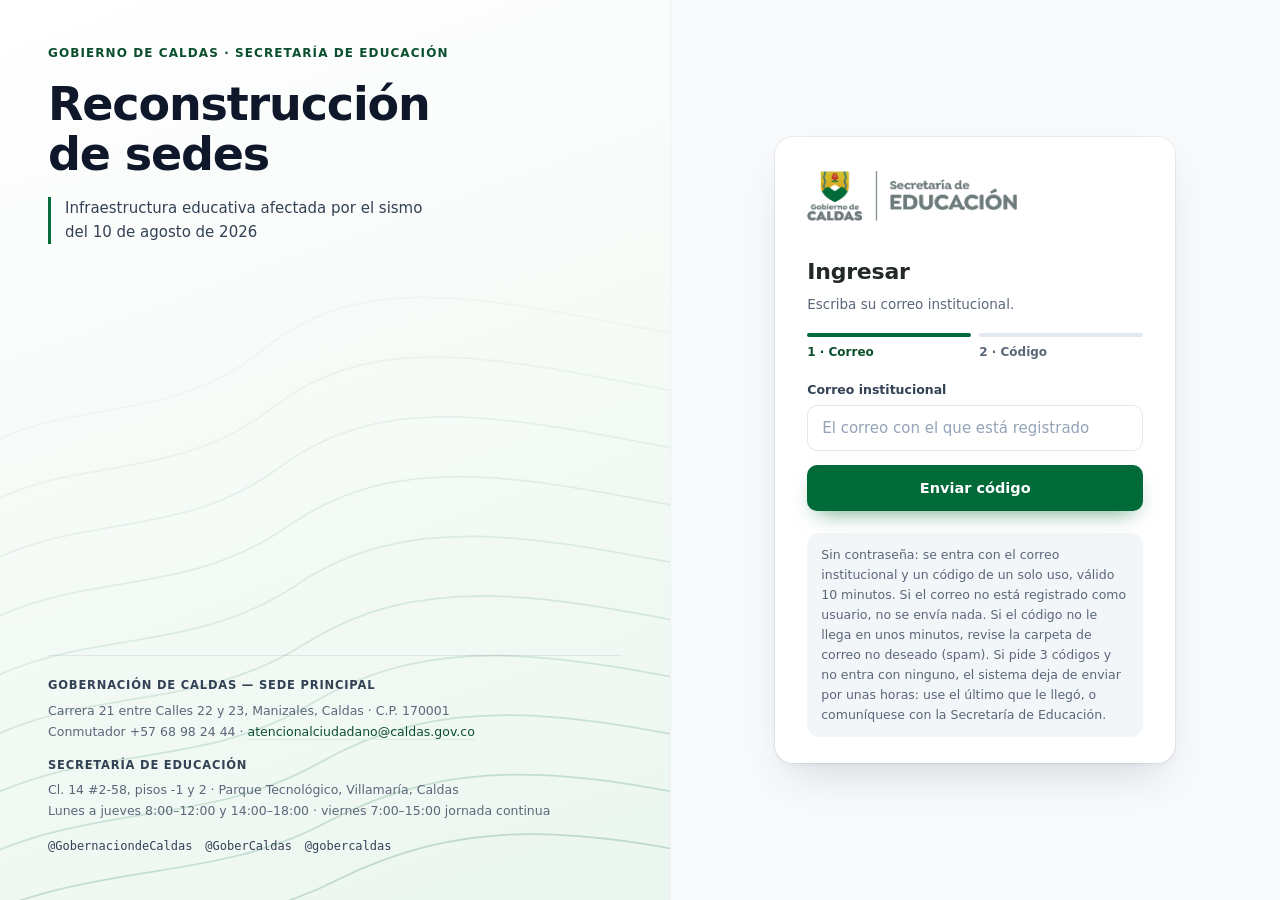
<file: app/index.html>
<!doctype html>
<html lang="es">
<head>
<meta charset="utf-8">
<meta name="viewport" content="width=device-width,initial-scale=1">
<title>Reconstrucción de sedes — SED Caldas</title>
<link rel="icon" type="image/png" href="img/favicon.png">
<link rel="stylesheet" href="css/estilos.css?v=23">
<!-- Rediseño claro, fase 1 (2026-10-01): ingreso, menú, barra superior, «Confirmación de alcaldes», pantalla del alcalde y Usuarios.
     Solo sobrescribe estilos.css: quitar esta línea devuelve el aspecto anterior. -->
<link rel="stylesheet" href="css/claro.css?v=23">
</head>
<body>

<div class="device">

      <!-- ════ ENTRAR ════ -->
      <section class="view on" id="v-login">
        <div class="login">
          <div class="mast">
            <svg viewBox="0 0 420 700" preserveAspectRatio="xMidYMid slice" aria-hidden="true">
              <defs><linearGradient id="fd" x1="0" y1="0" x2="0" y2="1">
                <stop offset="0" stop-color="#fff" stop-opacity=".13"/><stop offset="1" stop-color="#fff" stop-opacity="0"/>
              </linearGradient></defs>
              <g fill="none" stroke="#fff" stroke-width="1.1">
                <path d="M-40 690 C 60 640, 130 660, 210 620 S 360 585, 470 610" stroke-opacity=".20"/>
                <path d="M-40 655 C 55 603, 126 625, 205 583 S 356 549, 470 574" stroke-opacity=".18"/>
                <path d="M-40 620 C 50 566, 122 590, 200 546 S 352 513, 470 538" stroke-opacity=".16"/>
                <path d="M-40 585 C 45 529, 118 555, 195 509 S 348 477, 470 502" stroke-opacity=".14"/>
                <path d="M-40 550 C 40 492, 114 520, 190 472 S 344 441, 470 466" stroke-opacity=".12"/>
                <path d="M-40 515 C 35 455, 110 485, 185 435 S 340 405, 470 430" stroke-opacity=".10"/>
                <path d="M-40 480 C 30 418, 106 450, 180 398 S 336 369, 470 394" stroke-opacity=".085"/>
                <path d="M-40 445 C 25 381, 102 415, 175 361 S 332 333, 470 358" stroke-opacity=".07"/>
                <path d="M-40 410 C 20 344, 98 380, 170 324 S 328 297, 470 322" stroke-opacity=".055"/>
                <path d="M-40 375 C 15 307, 94 345, 165 287 S 324 261, 470 286" stroke-opacity=".04"/>
              </g>
              <path d="M-40 700 L-40 690 C 60 640, 130 660, 210 620 S 360 585, 470 610 L470 700 Z" fill="url(#fd)"/>
            </svg>
            <div class="z">
              <div class="eyebrow">Gobierno de Caldas · Secretaría de Educación</div>
              <h1>Reconstrucción de sedes</h1>
              <div class="fecha">
                Infraestructura educativa afectada por el sismo del 10 de agosto de 2026
              </div>
            </div>
            <div class="contacto">
              <div>
                <b>Gobernación de Caldas — sede principal</b>
                Carrera 21 entre Calles 22 y 23, Manizales, Caldas · C.P. 170001<br>
                Conmutador +57 68 98 24 44 ·
                <a href="mailto:atencionalciudadano@caldas.gov.co">atencionalciudadano@caldas.gov.co</a>
              </div>
              <div>
                <b>Secretaría de Educación</b>
                Cl. 14 #2-58, pisos -1 y 2 · Parque Tecnológico, Villamaría, Caldas<br>
                Lunes a jueves 8:00–12:00 y 14:00–18:00 · viernes 7:00–15:00 jornada continua
              </div>
              <div class="redes"><span>@GobernaciondeCaldas</span><span>@GoberCaldas</span><span>@gobercaldas</span></div>
            </div>
          </div>
          <div class="acceso">
            <div class="form">
              <img src="img/logo-ingreso.png" alt="Gobierno de Caldas — Secretaría de Educación">
              <h2>Ingresar</h2>
              <div class="sub" id="login-sub">Escriba su correo institucional.</div>
              <!-- Los dos pasos del ingreso (rediseño claro): login.js marca el actual. -->
              <ol class="login-pasos" id="login-pasos" aria-label="Pasos para ingresar"><li class="act">1 · Correo</li><li>2 · Código</li></ol>

              <div id="login-p1">
                <div class="campo"><label for="u">Correo institucional</label>
                  <input id="u" type="email" placeholder="El correo con el que está registrado" autocomplete="username"></div>
                <button class="b" type="button" id="btn-enviar" onclick="loginEnviarCodigo()">Enviar código</button>
              </div>

              <div id="login-p2" class="oculto">
                <div class="campo"><label for="cod">Código de 6 dígitos</label>
                  <input id="cod" type="text" inputmode="numeric" maxlength="6" placeholder="000000" autocomplete="one-time-code"></div>
                <button class="b" type="button" id="btn-entrar" onclick="loginEntrar()">Entrar</button>
                <button class="b sec mini" type="button" id="btn-cambiar" onclick="loginVolver()">Cambiar correo</button>
              </div>

              <div id="login-error" class="login-error oculto" role="alert"></div>

              <div class="pie2">
                Sin contraseña: se entra con el correo institucional y un código de un solo uso,
                válido 10 minutos. Si el correo no está registrado como usuario, no se envía nada.
                Si el código no le llega en unos minutos, revise la carpeta de correo no deseado (spam).
                Si pide 3 códigos y no entra con ninguno, el sistema deja de enviar por unas horas: use el último
                que le llegó, o comuníquese con la Secretaría de Educación.
              </div>
            </div>
          </div>
        </div>
      </section>

      <!-- ════ ARMAZÓN ════ -->
      <div class="view" id="v-shell">
        <div class="shell">
          <a class="saltar" href="#contenido">Saltar al contenido</a>
          <nav class="riel" id="riel" aria-label="Navegación principal">
            <div class="marca"><img src="img/logo-ingreso.png" alt="Gobierno de Caldas — Secretaría de Educación"><span>RECONSTRUCCIÓN DE SEDES</span></div>
            <a href="#" data-mod="inicio" class="sel">
              <svg viewBox="0 0 16 16" fill="none" stroke="currentColor" stroke-width="1.4"><path d="M2 14V6.2L8 2l6 4.2V14"/><path d="M2 14h12"/><path d="M6.2 14V9.5h3.6V14"/></svg>Inicio</a>
            <a href="#" data-mod="confirmacion">
              <svg viewBox="0 0 16 16" fill="none" stroke="currentColor" stroke-width="1.4"><path d="M4.2 2.6H3v11.8h10V2.6h-1.2"/><rect x="5.4" y="1.6" width="5.2" height="2" rx=".5"/><path d="M5.4 9 7.2 10.8l3.4-3.6"/></svg>Confirmación de sedes</a>
            <div class="grupo">Seguimiento</div>
            <a href="#" data-mod="confirmaciones" data-sed>
              <svg viewBox="0 0 16 16" fill="none" stroke="currentColor" stroke-width="1.4"><path d="M4.2 2.6H3v11.8h10V2.6h-1.2"/><rect x="5.4" y="1.6" width="5.2" height="2" rx=".5"/><path d="M5.4 9 7.2 10.8l3.4-3.6"/></svg>Confirmación de alcaldes</a>
            <a href="#" data-mod="sedes">
              <svg viewBox="0 0 16 16" fill="none" stroke="currentColor" stroke-width="1.4"><path d="M2.5 14.2V4.5h6v9.7"/><path d="M8.5 7.5h5v6.7"/><path d="M1.5 14.2h13"/><path d="M4.4 7h2.2M4.4 9.5h2.2M4.4 12h2.2M10.4 10h1.2M10.4 12.2h1.2"/></svg>Sedes</a>
            <a href="#" data-mod="tablero" data-sed>
              <svg viewBox="0 0 16 16" fill="none" stroke="currentColor" stroke-width="1.4"><rect x="1.5" y="1.5" width="5.5" height="5.5" rx="1"/><rect x="9" y="1.5" width="5.5" height="3" rx="1"/><rect x="9" y="6" width="5.5" height="8.5" rx="1"/><rect x="1.5" y="8.5" width="5.5" height="6" rx="1"/></svg>Tablero</a>
            <a href="#" data-mod="verif" data-sed>
              <svg viewBox="0 0 16 16" fill="none" stroke="currentColor" stroke-width="1.4"><path d="M3 2.6h10v10.8H3z"/><path d="M5.4 8.2 7.1 9.9l3.5-3.6"/></svg>Verificación<span class="cand oculto" id="riel-cand-verif" style="font-size:.7rem;font-weight:700;background:var(--oro);color:#2C3334;border-radius:9px;padding:0 .35rem"></span></a>
            <a href="#" data-mod="cargas" data-sed>
              <svg viewBox="0 0 16 16" fill="none" stroke="currentColor" stroke-width="1.4"><path d="M8 1.8v7.4"/><path d="M5 6.3 8 9.3l3-3"/><path d="M2 10.6v2.2a1.4 1.4 0 0 0 1.4 1.4h9.2a1.4 1.4 0 0 0 1.4-1.4v-2.2"/></svg>Cargas</a>
            <div class="grupo" data-sed>Administración</div>
            <a href="#" data-mod="lotes" data-sed>
              <svg viewBox="0 0 16 16" fill="none" stroke="currentColor" stroke-width="1.4"><path d="M8 1.8 14.2 5 8 8.2 1.8 5Z"/><path d="M1.8 8 8 11.2 14.2 8"/><path d="M1.8 11 8 14.2 14.2 11"/></svg>Lotes</a>
            <a href="#" data-mod="hallazgos" data-sed>
              <svg viewBox="0 0 16 16" fill="none" stroke="currentColor" stroke-width="1.4"><path d="M8 1.5 14.5 13.5H1.5Z"/><path d="M8 6.2v3.4"/><circle cx="8" cy="11.6" r=".6" fill="currentColor" stroke="none"/></svg>Hallazgos<span class="cand oculto" id="riel-cand-hallazgos" style="font-size:.7rem;font-weight:700;background:var(--err);color:#fff;border-radius:9px;padding:0 .35rem"></span></a>
            <a href="#" data-mod="usuarios" data-sed>
              <svg viewBox="0 0 16 16" fill="none" stroke="currentColor" stroke-width="1.4"><circle cx="8" cy="5.4" r="2.8"/><path d="M2.6 14c0-2.7 2.4-4.4 5.4-4.4s5.4 1.7 5.4 4.4"/></svg>Usuarios</a>
            <div class="base" id="riel-base"></div>
          </nav>

          <div class="col">
            <div class="top">
              <button class="b sec mini menu-movil" type="button" id="btn-menu" aria-controls="riel" aria-expanded="false">Menú</button>
              <div class="migas" id="migas"></div>
              <span class="flex"></span>
              <div class="buscador" id="buscador">
                <input id="busca" type="search" placeholder="Buscar sede o DANE" autocomplete="off"
                       aria-label="Buscar sede por nombre o código DANE" aria-controls="busca-res" aria-expanded="false">
                <div class="busca-res oculto" id="busca-res" role="listbox"></div>
              </div>
              <div class="yo"><span class="av" id="av"></span><span><b id="nomTx"></b><span class="rol" id="rolTx"></span></span></div>
              <button class="b sec mini" type="button" onclick="salir()">Salir</button>
            </div>

            <div class="lienzo" id="contenido" role="main" tabindex="-1">

              <div class="cab-vista" id="cab-vista">
                <div class="cab-tx"><h1 id="cab-titulo"></h1><p id="cab-contexto"></p></div>
                <div class="cab-acc">
                  <label class="sel-lote oculto" id="cab-lote-caja"><span>Contar sobre</span><select id="cab-lote" aria-label="Sobre qué sedes se calculan las cifras"></select></label>
                  <button class="b sec mini oculto" type="button" id="cab-exportar">Exportar a Excel</button>
                  <button class="b sec mini oculto" type="button" id="cab-actualizar" title="Volver a consultar los datos">Actualizar</button>
                </div>
              </div>

              <!-- ─── TABLERO (solo SED) ─── -->
              <section class="view" id="s-tablero">
                <div class="franja" id="tab-franja"></div>

                <div class="lat">
                  <div>
                    <div class="p">
                      <header><h2>Avance</h2></header>
                      <div class="cuerpo"><div class="emb" id="tab-avance"></div></div>
                      <div class="pie" id="tab-avance-pie"></div>
                    </div>

                    <div class="p soporte">
                      <header><h2>Valor radicado por municipio</h2><span class="flex"></span>
                        <div class="leyenda"><span><i style="background:var(--oro)"></i>En trámite</span><span><i style="background:var(--ok)"></i>Aprobado</span></div></header>
                      <div class="cuerpo" id="tab-valor"></div>
                      <div class="pie" id="tab-valor-pie"></div>
                    </div>
                  </div>

                  <div>
                    <div class="p soporte">
                      <header><h2>Tipo de afectación</h2><span class="flex"></span><span class="eyebrow">Censo de daños</span></header>
                      <div class="cuerpo" id="tab-afectacion"></div>
                      <div class="pie" id="tab-afectacion-pie"></div>
                    </div>
                  </div>
                </div>
              </section>

              <!-- ─── INICIO (D-46) ─── -->
              <section class="view on" id="s-inicio">
                <div class="p" id="ini-tareas-caja">
                  <header><h2>Requiere su atención</h2></header>
                  <div class="cuerpo"><div class="tareas" id="ini-tareas"></div></div>
                </div>

                <div class="p oculto" id="ini-pend-caja">
                  <header><h2>Sedes que requieren su acción</h2><span class="flex"></span><span class="eyebrow" id="ini-pend-eyebrow"></span></header>
                  <div class="cuerpo ras">
                    <div class="scroll">
                      <table>
                        <thead><tr><th>Sede</th><th>Municipio</th><th>Tipo</th><th>Estado</th><th>Qué sigue</th><th><span class="sr">Acción</span></th></tr></thead>
                        <tbody id="ini-pend-tbody"></tbody>
                      </table>
                    </div>
                  </div>
                  <div class="pie" id="ini-pend-pie"></div>
                </div>

                <div class="sub-cab"><h2>Cómo vamos</h2><span class="flex"></span>
                  <button class="b sec mini" type="button" id="ini-tablero">Ver el Tablero</button></div>
                <div class="franja" id="ini-franja"></div>
                <p class="nota-franja" id="ini-franja-pie"></p>

                <div class="p oculto" id="ini-como">
                  <header><h2>Cómo funciona</h2></header>
                  <div class="cuerpo">
                    <ol class="pasos">
                      <li><b>Registre el presupuesto</b> de la sede: los trabajos a ejecutar con cantidad y valor unitario, la administración y la utilidad, el plazo y al menos una fotografía del daño. Puede guardarlo como borrador y seguir después.</li>
                      <li><b>Radíquelo.</b> Recibe un correo con el número de radicado y el presupuesto pasa a la Secretaría.</li>
                      <li><b>Un arquitecto lo verifica</b> contra el daño que reportó el censo.</li>
                      <li><b>Resultado:</b> queda aprobado para obra, o vuelve a usted para ajuste con las observaciones del arquitecto. En ese caso, corríjalo y radíquelo de nuevo.</li>
                    </ol>
                  </div>
                </div>

                <div class="p">
                  <header><h2 id="ini-bitacora-tit">Últimos movimientos</h2></header>
                  <div class="cuerpo" id="ini-bitacora"></div>
                </div>
              </section>

              <!-- ─── INICIO DE LA CAMPAÑA (D-54): Administrador, Verificador y Consulta mientras dure la confirmación ─── -->
              <section class="view" id="s-ini-campana">
                <div class="ic-bento" id="ic-bento">
                  <article class="ic-t ic-mapa" aria-labelledby="ic-mapa-t">
                    <div class="ic-stage" id="ic-stage">
                      <canvas id="ic-cv" role="img" aria-label="Mapa 3D de Caldas coloreado por la etapa de la certificación de cada municipio. Para recorrerlo con teclado use el selector «Municipio»."></canvas>
                      <div id="ic-marc" class="ic-capa"></div><div id="ic-etq" class="ic-capa"></div><div id="ic-tip" class="ic-tip" role="tooltip"></div>
                    </div>
                    <div class="ic-flota ic-vidrio ic-titulo"><div class="eyebrow">Caldas · 26 municipios participan</div>
                      <h2 class="ic-tt" id="ic-mapa-t">Dónde falta la certificación firmada</h2><p class="sub" id="ic-mapa-sub"></p></div>
                    <div class="ic-flota ic-controles">
                      <div class="ic-seg ic-vidrio" id="ic-color" role="group" aria-label="Color del mapa"><span class="ic-lbl">Color</span>
                        <button type="button" data-c="estado" aria-pressed="true">Etapa</button><button type="button" data-c="sinresp" aria-pressed="false">% sin responder</button><button type="button" data-c="con" aria-pressed="false">% con intervención</button></div>
                      <div class="ic-seg ic-vidrio" id="ic-circ" role="group" aria-label="Círculos"><span class="ic-lbl">Círculos</span>
                        <button type="button" data-c="pend" aria-pressed="true">Sedes por responder</button><button type="button" data-c="resp" aria-pressed="false">Sedes respondidas</button><button type="button" data-c="no" aria-pressed="false">Ninguno</button></div>
                      <label class="ic-seg ic-vidrio ic-sel"><span class="ic-lbl">Municipio</span><select id="ic-muni"><option value="-1">Todos los municipios</option></select></label>
                    </div>
                    <div class="ic-flota ic-seg ic-vidrio ic-vistas" id="ic-vistas" role="group" aria-label="Vista del mapa">
                      <button type="button" data-v="obl" aria-pressed="true">3D</button><button type="button" data-v="sur" aria-pressed="false">Desde el sur</button><button type="button" data-v="top" aria-pressed="false">Plano</button></div>
                    <div class="ic-flota ic-vidrio ic-pista" id="ic-pista">Pase el mouse o haga clic en un municipio</div>
                    <aside class="ic-flota ic-vidrio ic-ficha" id="ic-ficha" aria-live="polite" hidden></aside>
                    <div class="ic-flota ic-zoom"><button class="ic-vidrio" type="button" id="ic-zin" aria-label="Acercar">+</button><button class="ic-vidrio" type="button" id="ic-zout" aria-label="Alejar">−</button></div>
                    <div class="ic-flota ic-vidrio ic-leyenda" id="ic-leyenda"></div>
                    <p class="ic-flota ic-mapa-estado" id="ic-mapa-estado">Cargando el mapa…</p>
                  </article>
                  <article class="ic-t ic-c-anillo" id="ic-anillo"></article>
                  <article class="ic-t ic-c-resp" id="ic-resp"></article>
                </div>
                <p class="nota-franja" id="ic-pie"></p>
              </section>

              <!-- ─── SEDES ─── -->
              <section class="view" id="s-sedes">
                <div class="p">
                  <header><h2 id="tituloSedes">Municipios</h2><span class="flex"></span>
                    <div class="leyenda">
                      <span><i style="background:var(--borde-f)"></i>Sin presupuesto</span>
                      <span><i style="background:var(--oro)"></i>En trámite</span>
                      <span><i style="background:var(--ok)"></i>Aprobado</span>
                    </div>
                  </header>
                  <div class="cuerpo ras">
                    <div class="scroll">
                      <table>
                        <thead><tr><th>Municipio</th><th class="n">Sedes</th><th class="n">Con daño</th><th class="n">Con presupuesto</th><th>Avance</th><th class="n">Valor radicado</th><th>Última actividad</th></tr></thead>
                        <tbody id="sedes-tbody"></tbody>
                      </table>
                    </div>
                  </div>
                  <div class="pie" id="sedes-pie"></div>
                </div>
              </section>

              <!-- ─── MUNICIPIO ─── -->
              <section class="view" id="s-muni">
                <div class="p">
                  <header><h2 id="muni-titulo">—</h2></header>
                  <div class="cuerpo">
                    <div class="cifras" id="muni-cifras"></div>
                  </div>
                </div>
                <div class="p">
                  <header><h2>Sedes</h2><span class="flex"></span><span class="eyebrow" id="muni-eyebrow"></span></header>
                  <div class="chips" id="muni-filtros" role="group" aria-label="Filtrar las sedes del municipio"></div>
                  <div class="cuerpo ras">
                    <div class="scroll">
                      <table>
                        <thead><tr><th>Sede</th><th>DANE</th><th>Tipo</th><th data-sed>Lote</th><th class="n">Total presupuesto</th><th>Origen</th><th>Versión</th><th>Estado</th></tr></thead>
                        <tbody id="muni-tbody"></tbody>
                      </table>
                    </div>
                  </div>
                  <div class="pie" id="muni-pie"></div>
                </div>
              </section>

              <!-- ─── FICHA ─── -->
              <section class="view" id="s-ficha">
                <div class="p" id="ficha-ident">
                  <header><h2 id="ficha-nombre">—</h2><span class="est e-pend" id="ficha-badge">—</span><span class="flex"></span>
                    <button class="b mini" type="button" data-edita id="ficha-btn-editar"
                            onclick="irRegistrar()">Registrar presupuesto</button>
                    <button class="b sec mini oculto" type="button" id="ficha-btn-verificar"
                            onclick="irVerificacionSede(daneActual)">Verificar</button>
                    <button class="b sec mini oculto" type="button" id="ficha-btn-pdf" onclick="generarPdfFicha()">Descargar PDF</button>
                  </header>
                  <div class="cuerpo">
                    <dl class="kv" id="ficha-kv"></dl>
                  </div>
                </div>

                <div class="rejilla">
                  <div class="p" id="ficha-resumen">
                    <header><h2>Presupuesto vigente</h2></header>
                    <div class="cuerpo" id="ficha-resumen-cuerpo"></div>
                  </div>

                  <div class="p" id="ficha-historial">
                    <header><h2>Historial</h2><span class="flex"></span><span class="eyebrow">Manda la más reciente</span></header>
                    <div class="cuerpo ras">
                      <table>
                        <thead><tr><th>Ver.</th><th>Estado</th><th>Origen</th><th class="n">Total</th><th>Fecha</th></tr></thead>
                        <tbody id="ficha-historial-tbody"></tbody>
                      </table>
                    </div>
                    <div class="pie" id="ficha-historial-pie"></div>
                  </div>
                </div>

                <div class="p" id="ficha-caps">
                  <header><h2>Daño registrado y presupuestado</h2><span class="flex"></span>
                    <span class="eyebrow">Cruce por capítulo</span></header>
                  <div class="cuerpo" id="ficha-caps-cuerpo"></div>
                  <div class="pie" id="ficha-caps-pie"></div>
                </div>

                <div class="p" id="ficha-detalle">
                  <header><h2>Presupuesto a detalle</h2><span class="flex"></span>
                    <span class="eyebrow" id="ficha-detalle-eyebrow"></span></header>
                  <div class="cuerpo ras" id="ficha-detalle-items"></div>
                  <div class="cuerpo oculto" id="ficha-detalle-totales" style="border-top:1px solid var(--borde)"></div>
                  <div class="pie">
                    A y U por separado, sin Imprevistos, con IVA 19 % sobre la utilidad (Decreto 1372 de
                    1992, art. 3). No hay tope legal de AIU: el sistema <b>alerta</b> si
                    A&nbsp;&gt;&nbsp;12&nbsp;% o U&nbsp;&gt;&nbsp;8&nbsp;%, no bloquea. Los valores
                    nunca se digitan: salen de cantidad × valor unitario.
                  </div>
                </div>

                <div class="p" id="ficha-formato">
                  <header><h2>Formato oficial</h2><span class="flex"></span><span class="eyebrow" id="ficha-formato-eyebrow"></span></header>
                  <div class="cuerpo ras">
                    <div class="paso-sec"><span class="no">1</span><span class="flex">Identificación de la sede</span><span class="est e-pend">—</span></div>
                    <div class="paso-sec"><span class="no">2</span><span class="flex">Descripción de la afectación</span><span class="est e-pend">—</span></div>
                    <div class="paso-sec"><span class="no">3</span><span class="flex">Presupuesto y cálculo A/U/IVA</span><span class="est e-pend">—</span></div>
                    <div class="paso-sec"><span class="no">4</span><span class="flex">Registro fotográfico</span><span class="est e-pend">—</span></div>
                    <div class="paso-sec"><span class="no">5</span><span class="flex">Verificación de la Secretaría</span><span class="est e-pend">—</span></div>
                  </div>
                  <div class="pie">La sección 5 la emite el arquitecto desde <b>Verificación</b>; aquí solo se lee el concepto ya emitido.</div>
                </div>
                <!-- Concepto del arquitecto (D-30): solo visible si ya existe una fila en
                     Verificaciones para el id_presupuesto vigente. -->
                <div class="p oculto" id="ficha-concepto">
                  <header><h2>Concepto del arquitecto</h2><span class="flex"></span>
                    <span class="est e-pend" id="ficha-concepto-badge">—</span></header>
                  <div class="cuerpo">
                    <dl class="kv">
                      <dt>Verificado por</dt><dd id="ficha-concepto-quien">—</dd>
                      <dt>Fecha</dt><dd id="ficha-concepto-fecha">—</dd>
                    </dl>
                    <div class="campo-v" style="margin:.9rem 0 0">
                      <label>Observaciones</label>
                      <p id="ficha-concepto-obs" style="margin:0;font-size:.86rem;line-height:1.55;color:var(--tx)"></p>
                    </div>
                  </div>
                  <div class="pie">Este concepto es el registro de auditoría de la sesión real que lo emitió — no una firma escaneada.</div>
                </div>

                <!-- Galería de fotos (D-29 sección 4, en modo lectura): antes las fotos se
                     subían y se contaban en el checklist, pero nunca se veían en la Ficha —
                     solo en Registrar, y solo mientras esa sede estaba abierta ahí. -->
                <div class="p oculto" id="ficha-fotos">
                  <header><h2>Fotografías</h2><span class="flex"></span>
                    <span class="eyebrow" id="ficha-fotos-eyebrow"></span></header>
                  <div class="cuerpo">
                    <div class="fotos" id="ficha-fotos-lista"></div>
                  </div>
                  <div class="pie">Subidas desde Registrar (sección 4) — se guardan en Drive, nunca en el navegador.</div>
                </div>

                <div class="p oculto" id="ficha-linea">
                  <header><h2>Línea de tiempo</h2><span class="flex"></span><span class="eyebrow">Lo que ha pasado con esta sede</span></header>
                  <div class="cuerpo" id="ficha-linea-cuerpo"></div>
                </div>
              </section>

              <!-- ─── REGISTRAR PRESUPUESTO (diligenciamiento manual) ─── -->
              <section class="view" id="s-registrar">
                <div class="p">
                  <header><h2 id="reg-h2">Presupuesto</h2>
                    <span class="est e-pend" id="reg-badge">Sin diligenciar</span><span class="flex"></span>
                    <span class="eyebrow" id="reg-eyebrow-estado"></span></header>
                  <div class="cuerpo">
                    <nav class="pasos-f" id="reg-stepper" aria-label="Secciones del formato de presupuesto">
                      <button type="button" class="pf" data-goto="reg-panel-1"><span class="no">1</span>Identificación</button>
                      <button type="button" class="pf" data-goto="reg-panel-2"><span class="no">2</span>Afectación</button>
                      <button type="button" class="pf" data-goto="reg-panel-3"><span class="no">3</span>Presupuesto</button>
                      <button type="button" class="pf" data-goto="reg-panel-4"><span class="no">4</span>Fotografías</button>
                    </nav>
                    <div class="aviso-foto oculto" id="reg-error" style="margin-top:.9rem"></div>
                  </div>
                </div>

                <!-- 1. IDENTIFICACIÓN (solo lectura — viene del catálogo, D-26; nunca se digita) -->
                <div class="p" id="reg-panel-1">
                  <header><h2>1 · Identificación de la sede</h2><span class="flex"></span>
                    <span class="eyebrow">Del catálogo — no se edita aquí</span></header>
                  <div class="cuerpo">
                    <dl class="kv" id="reg-ident-kv">
                      <dt>DANE sede</dt><dd>—</dd>
                    </dl>
                  </div>
                  <div class="pie">Esta información sale del catálogo oficial de sedes y del censo de daños.
                    Si algo está mal acá, se corrige en la fuente — nunca a mano en este formulario.</div>
                </div>

                <!-- 2. AFECTACIÓN -->
                <div class="p" id="reg-panel-2">
                  <header><h2>2 · Descripción de la afectación</h2></header>
                  <div class="cuerpo">
                    <div class="campo-v">
                      <label>¿La sede resultó afectada por el sismo?</label>
                      <div class="ayuda" id="reg-ayuda-tipo">El censo la clasificó según el tipo de afectación registrado.
                        Si usted declara algo distinto, el sistema le pedirá justificarlo
                        y lo marcará como discrepancia para que un arquitecto lo revise.</div>
                      <label class="op"><input type="radio" name="af" id="reg-af-si" checked>
                        <span><b>Sí, presento presupuesto</b><small>Coincide con el censo</small></span></label>
                      <label class="op"><input type="radio" name="af" id="reg-af-no">
                        <span><b>No presenta afectación</b><small>Discrepa del censo — exige
                        justificación de mínimo 40 caracteres</small></span></label>
                    </div>
                    <div class="campo-v" style="margin-bottom:0">
                      <label id="reg-label-desc" for="reg-descripcion">Descripción de los daños</label>
                      <div class="ayuda">Mínimo 60 caracteres. Describa <b>qué se dañó</b>; el trabajo
                        a ejecutar va en la tabla de abajo.</div>
                      <textarea id="reg-descripcion" aria-describedby="reg-err-desc"></textarea>
                      <div class="err-campo oculto" id="reg-err-desc" role="alert"></div>
                    </div>
                  </div>
                </div>

                <!-- 3. PRESUPUESTO EDITABLE -->
                <div class="p" id="reg-panel-3">
                  <header><h2>3 · Presupuesto a detalle</h2><span class="flex"></span>
                    <span class="eyebrow" id="reg-eyebrow-items">0 ítems</span>
                    <button class="b mini" type="button" id="btn-agregar-item">+ Agregar ítem</button></header>
                  <div class="cuerpo ras">
                    <div class="scroll"><table class="edit">
                      <thead><tr><th style="width:2rem">#</th><th style="min-width:150px">Capítulo de daño</th>
                        <th style="min-width:230px">Trabajo a ejecutar</th><th style="width:88px">Unidad</th>
                        <th class="n" style="width:86px">Cantidad</th><th class="n" style="width:112px">Vr. unitario</th>
                        <th class="n" style="width:112px">Valor total</th><th style="width:2rem"></th></tr></thead>
                      <tbody></tbody>
                    </table></div>
                    <div class="err-campo oculto" id="reg-err-items" role="alert" style="margin:.6rem 1.1rem"></div>
                  </div>
                  <div class="pie">
                    <b>Los 14 capítulos.</b> Del 1 al 11 son los del censo — <b>dónde</b> está el
                    daño. Del 12 al 14 son transversales: preliminares, demoliciones y
                    escombros. No son un lugar con daño, son trabajo que toda reconstrucción
                    necesita, y sin ellos <b>el 13,6 % de un presupuesto real no tiene dónde ir</b>
                    — medido sobre el presupuesto de Belalcázar.
                    <br><br>
                    <b>Dos formas de presupuestar:</b> lo <b>medible</b> va con su unidad y cantidad
                    (28 m² × $75.550); lo que no se puede desglosar va como <b>global</b> — unidad
                    <b>gl</b>, cantidad 1, y el valor completo en «Vr. unitario».
                    Se escribe <b>1.500.000</b> o <b>$ 1.200.000</b> indistintamente: el sistema lo
                    entiende y lo reformatea al salir del campo, para que usted confirme que se
                    entendió lo mismo. <b>La columna «Valor total» no se digita</b>, se calcula.
                  </div>
                </div>

                <!-- 3.1 A / U / IVA -->
                <div class="p">
                  <header><h2>3.1 · Administración, utilidad e IVA</h2></header>
                  <div class="cuerpo">
                    <div class="au">
                      <div class="campo-v" style="margin:0">
                        <label for="reg-admin">Administración (%)</label>
                        <div class="ayuda">Dirección de obra, pólizas, ensayos, servicios públicos
                          de la obra, personal administrativo.</div>
                        <input id="reg-admin" value="10" inputmode="decimal">
                      </div>
                      <div class="campo-v" style="margin:0">
                        <label for="reg-utilidad">Utilidad (%)</label>
                        <div class="ayuda">La ganancia del constructor. Sobre ella se liquida el IVA.</div>
                        <input id="reg-utilidad" value="5" inputmode="decimal">
                      </div>
                      <div class="campo-v" style="margin:0">
                        <label for="reg-plazo">Plazo de ejecución (días)</label>
                        <div class="ayuda">Días de obra <b>una vez contratada</b>. No incluye el
                          tiempo del proceso de contratación.</div>
                        <input id="reg-plazo" value="" inputmode="decimal">
                      </div>
                    </div>

                    <div class="alerta-au" id="reg-alerta-au">
                      <b>Referencia de mercado, no tope legal</b>
                      En Colombia <b>no existe tope de AIU por ley</b> — cada entidad es autónoma
                      (Colombia Compra Eficiente). La práctica usual sin Imprevistos es
                      <b>A 10 % + U 5 %</b>. El sistema <b>avisa</b> si A&nbsp;&gt;&nbsp;12&nbsp;% o
                      U&nbsp;&gt;&nbsp;8&nbsp;%, pero <b>no bloquea</b>: si su caso lo justifica,
                      radíquelo y susténtelo.
                    </div>

                    <dl class="tot" id="reg-tot">
                      <dt>Costo directo</dt><dd class="n">$ 0</dd>
                      <dt>Administración <span class="pct">10 %</span></dt><dd class="n">$ 0</dd>
                      <dt>Utilidad <span class="pct">5 %</span></dt><dd class="n">$ 0</dd>
                      <dt>IVA 19 % sobre la utilidad</dt><dd class="n">$ 0</dd>
                      <dt class="gt">Total del presupuesto</dt><dd class="n gt">$ 0</dd>
                    </dl>
                  </div>
                  <div class="pie">
                    A y U por separado, <b>sin Imprevistos</b> (en lo público no se maneja la I), con
                    IVA sobre la utilidad — Decreto 1372 de 1992, art. 3.
                  </div>
                </div>

                <!-- 4. FOTOS (D-29 sección 4 — Drive, D-19) -->
                <div class="p" id="reg-panel-4">
                  <header><h2>4 · Registro fotográfico</h2><span class="flex"></span>
                    <span class="eyebrow" id="reg-fotos-eyebrow">0 fotos</span></header>
                  <div class="cuerpo">
                    <div class="fotos" id="reg-fotos-lista">
                      <div class="foto add" id="reg-foto-agregar"><span class="mas">+</span><b>Agregar</b><small>jpg, png · máx 8 MB</small></div>
                    </div>
                    <input type="file" id="reg-foto-input" accept="image/*" multiple style="display:none">
                    <div class="pie" style="padding-top:.6rem">Se suben directo a Drive al elegirlas o al
                      arrastrarlas aquí — no dependen del navegador. Si cierra y vuelve a esta sede más
                      tarde, las va a encontrar ya cargadas.</div>
                  </div>
                </div>

                <div class="p" id="reg-panel-radicar">
                  <header><h2>Antes de radicar</h2><span class="flex"></span>
                    <span class="est e-pend" id="reg-lista-resumen">—</span></header>
                  <div class="cuerpo">
                    <ul class="lista-rad" id="reg-lista" aria-live="polite"></ul>
                    <div class="acciones-v">
                      <button class="b sec" type="button" id="btn-guardar-borrador">Guardar borrador</button>
                      <span class="flex"></span>
                      <span style="font-size:.79rem;color:var(--tx-sec)" id="reg-msg">Al radicar ya no
                        podrá editarlo con esta misma versión; si necesita corregir, se genera una
                        <b>versión nueva</b> y la anterior queda como evidencia.</span>
                      <button class="b" type="button" id="btn-radicar">Radicar presupuesto</button>
                    </div>
                  </div>
                </div>
              </section>

              <!-- ─── VERIFICACIÓN (solo SED) ─── -->
              <section class="view" id="s-verif">
                <div class="franja" id="verif-franja">
                  <div class="c al"><b class="n">—</b><span>Esperando concepto</span></div>
                  <div class="c"><b class="n">—</b><span>Presupuestos radicados</span></div>
                  <div class="c ok"><b class="n">—</b><span>Aprobadas para obra</span></div>
                  <div class="c er"><b class="n">—</b><span>Devueltas al municipio</span></div>
                  <div class="c"><b class="n">—</b><span>Radicado sin verificar</span></div>
                </div>

                <div class="p">
                  <header><h2>Bandeja de verificación</h2><span class="flex"></span>
                    <span class="eyebrow">Todo el departamento</span></header>
                  <div class="cuerpo ras">
                    <div class="scroll"><table>
                      <thead><tr><th>Sede</th><th>Municipio</th><th>Tipo</th><th class="n">Daños</th>
                        <th class="n">Radicado</th><th>Origen</th>
                        <th>Versión</th><th>Espera</th><th></th></tr></thead>
                      <tbody id="verif-bandeja-tbody">
                        <tr><td colspan="9" style="text-align:center;color:var(--tx-sec);padding:1rem">Cargando…</td></tr>
                      </tbody>
                    </table></div>
                  </div>
                  <div class="pie">
                    Aparece aquí todo presupuesto radicado del departamento que espera concepto,
                    más los que ya lo tienen (aprobados o devueltos al municipio). «Espera» son los días
                    desde la radicación sin concepto: verde hasta 5, oro hasta 10, rojo después.
                  </div>
                </div>

                <div class="p">
                  <header><h2>Emitir concepto</h2>
                    <span class="est e-pend" id="verif-c-badge">—</span><span class="flex"></span>
                    <span class="eyebrow" id="verif-c-eyebrow">Seleccione una fila de la bandeja</span></header>
                  <div class="cuerpo" id="verif-c-cuerpo">
                    <p style="color:var(--tx-sec);font-size:.85rem;margin:0">Haga clic en una fila de la bandeja (o en "Verificar"/"Abrir") para ver su detalle acá.</p>
                  </div>
                </div>
              </section>

              <!-- ─── CARGAS (solo SED) ─── -->
              <section class="view" id="s-cargas">
                <div class="p soltar" id="cargas-dropzone" style="margin-bottom:1rem">
                  <div class="vacio">
                    <svg viewBox="0 0 16 16" fill="none" stroke="currentColor" stroke-width="1.2"><path d="M8 1.8v7.4"/><path d="M5 6.3 8 9.3l3-3"/><path d="M2 10.6v2.2a1.4 1.4 0 0 0 1.4 1.4h9.2a1.4 1.4 0 0 0 1.4-1.4v-2.2"/></svg>
                    <h3>Suba el JSON del lector</h3>
                    <p>Corra <code>python tools/ingesta.py &lt;MUNICIPIO&gt; --json</code> en su equipo y
                      suba acá el archivo que produce (o arrástrelo a esta zona), o
                      <a href="#" id="cargas-elegir">selecciónelo del equipo</a>. El Excel original
                      <b>no</b> se sube a esta pantalla — ya lo leyó el lector, en su computador.</p>
                  </div>
                  <input type="file" id="cargas-input" accept=".json,application/json" style="display:none">
                </div>

                <div id="cargas-contenido">
                  <div class="p"><div class="cuerpo"><p style="color:var(--tx-sec);font-size:.85rem;margin:0">Todavía no se ha subido ningún archivo.</p></div></div>
                </div>
              </section>

              <!-- ─── LOTES (solo Administrador, D-44) ─── -->
              <section class="view" id="s-lotes">
                <div class="p">
                  <header><h2>Lotes de trabajo</h2><span class="flex"></span>
                    <button class="b mini" type="button" id="lotes-btn-crear">+ Crear lote</button></header>
                  <div class="cuerpo ras"><div class="scroll"><table>
                    <thead><tr><th>Lote</th><th class="n">Sedes</th><th class="n">Radicadas</th><th class="n">Aprobadas</th>
                      <th class="n">Valor radicado</th><th>Creado</th><th>Estado</th></tr></thead>
                    <tbody id="lotes-tbody"></tbody>
                  </table></div></div>
                  <div class="pie">Un lote agrupa sedes para trabajarlas por fases; Tablero, Sedes y Municipio se
                    pueden filtrar por lote. Una sede está en un solo lote a la vez: moverla o quitarla no borra
                    el registro de en qué lote estuvo.</div>
                </div>

                <div class="p oculto" id="lote-detalle">
                  <header><h2 id="lote-det-nombre">—</h2><span class="est e-pend" id="lote-det-estado">—</span><span class="flex"></span>
                    <button class="b mini" type="button" id="lote-btn-agregar">+ Agregar sedes</button>
                    <button class="b sec mini" type="button" id="lote-btn-exportar">Exportar a Excel</button>
                    <button class="b sec mini peligro-tx" type="button" id="lote-btn-cerrar">Cerrar lote</button></header>
                  <div class="cuerpo"><p class="lote-desc" id="lote-det-desc"></p><div class="cifras" id="lote-det-cifras"></div></div>
                  <div class="cuerpo ras"><div class="scroll"><table>
                    <thead><tr><th>Sede</th><th>Municipio</th><th>Tipo</th><th class="n">Total</th><th>Estado</th><th></th></tr></thead>
                    <tbody id="lote-det-tbody"></tbody>
                  </table></div></div>
                  <div class="pie" id="lote-det-pie"></div>
                </div>

                <div class="p oculto" id="lote-editor">
                  <header><h2 id="lote-ed-titulo">Crear lote</h2></header>
                  <div class="cuerpo">
                    <div class="lote-datos" id="lote-ed-datos">
                      <div class="campo"><label for="lote-ed-nombre">Nombre del lote</label>
                        <input id="lote-ed-nombre" type="text" maxlength="80" placeholder="Ej.: Fase 1 — colapso y riesgo inminente"></div>
                      <div class="campo"><label for="lote-ed-desc">Descripción (opcional)</label>
                        <input id="lote-ed-desc" type="text" maxlength="500" placeholder="Criterio con que se armó el lote"></div>
                    </div>
                    <div class="filtros">
                      <label><span>Municipio</span><select id="lote-f-muni"></select></label>
                      <label><span>Tipo de afectación</span><select id="lote-f-tipo">
                        <option value="">Todos</option><option value="12">1 y 2 (colapso y riesgo)</option>
                        <option value="1">1 · Colapso</option><option value="2">2 · Riesgo inminente</option>
                        <option value="3">3 · Estructurales parciales</option><option value="4">4 · Menores</option>
                        <option value="5">5 · Sin afectación</option>
                        <option value="7">7 · Sin revisar</option></select></label>
                      <label><span>Presupuesto</span><select id="lote-f-pres">
                        <option value="">Con y sin</option><option value="con">Con presupuesto</option><option value="sin">Sin presupuesto</option></select></label>
                      <label><span>Lote actual</span><select id="lote-f-lote">
                        <option value="">Cualquiera</option><option value="sin">Sin lote</option><option value="con">En otro lote</option></select></label>
                      <label class="f-texto"><span>Buscar</span><input id="lote-f-texto" type="search" placeholder="Nombre o DANE"></label>
                    </div>
                    <div class="filtros-acc">
                      <button class="b sec mini" type="button" id="lote-f-atajo">Atajo: tipo 1 y 2 del censo</button>
                      <button class="b sec mini" type="button" id="lote-f-todas">Seleccionar las filtradas</button>
                      <button class="b sec mini" type="button" id="lote-f-limpiar">Quitar selección</button>
                      <span class="flex"></span><span class="hace" id="lote-ed-conteo"></span>
                    </div>
                  </div>
                  <div class="cuerpo ras"><div class="scroll" style="max-height:420px;overflow-y:auto"><table>
                    <thead><tr><th></th><th>Sede</th><th>DANE</th><th>Municipio</th><th>Tipo</th><th>Lote actual</th><th>Estado</th></tr></thead>
                    <tbody id="lote-ed-tbody"></tbody>
                  </table></div></div>
                  <div class="pie" style="display:flex;align-items:center;gap:.8rem;flex-wrap:wrap">
                    <span id="lote-ed-resumen"></span><span class="flex"></span>
                    <button class="b sec mini" type="button" id="lote-ed-cancelar">Cancelar</button>
                    <button class="b mini" type="button" id="lote-ed-guardar">Crear lote</button>
                  </div>
                </div>
              </section>

              <!-- ─── CONFIRMACIÓN DE SEDES (alcalde, D-48) ─── -->
              <section class="view" id="s-confirmacion">
                <div class="conf-cifras" id="conf-franja"></div>

                <div class="p">
                  <header><h2>Su reporte</h2><span class="flex"></span><span class="est e-pend" id="conf-estado">—</span></header>
                  <div class="cuerpo" id="conf-pasos"></div>
                </div>

                <div class="p">
                  <header><h2>Sedes oficiales de su municipio</h2><span class="flex"></span><span class="eyebrow" id="conf-eyebrow"></span></header>
                  <!-- Abierta mientras el municipio no tenga respuestas guardadas; con respuestas, plegada
                       (2026-10-01; antes siempre a la vista, pedido del 2026-09-29). Lo decide pintarConfirmacion.
                       Los conceptos son los del oficio (D-48). -->
                  <details class="conf-ayuda-caja" id="conf-ayuda" open>
                  <summary><span id="conf-ayuda-tit">Cómo responder cada sede</span></summary>
                  <div class="conf-ayuda" role="note" aria-labelledby="conf-ayuda-tit">
                    <ol class="ca-pasos">
                      <li><b>Revise el nivel de afectación.</b> Ya viene diligenciado: lo registró la Unidad de Planeación
                        a partir de los diagnósticos y certificados remitidos por el municipio. Es solo de consulta: no se
                        responde ni se certifica.</li>
                      <li><b>Responda Sí o No: ¿la sede tiene una intervención terminada o en proceso?</b> Es decir, si
                        para atender los daños del sismo ya se hizo o se adelanta alguna obra en la sede, en cualquier etapa.
                        Si responde <b>No</b>, la sede queda lista y no se piden más datos.</li>
                      <li><b>Si responde Sí, complete los datos que aparecen en la fila:</b>
                        <ul>
                          <li><b>Quién interviene:</b> la entidad o actor responsable de la intervención. Elija una sola
                            opción; si intervienen varias entidades, elija <i>Cofinanciación (varias entidades)</i>.</li>
                          <li><b>Nombre de quién interviene:</b> aparece solo con <i>Donante</i>, <i>Cofinanciación</i> o
                            <i>Cooperación / sector privado</i>, y es obligatorio. Escriba el nombre de la empresa, persona u
                            organización; en Cofinanciación, los nombres de las entidades.</li>
                          <li><b>Estado de la obra:</b> la etapa en que está: Planeación, Contratación, Ejecución o Terminada.</li>
                        </ul>
                        Si la sede tiene más de una intervención, registre la más reciente que siga en proceso.</li>
                      <li><b>Pulse «Guardar cambios»</b> en la barra que aparece abajo. Puede responder por partes y volver
                        después: lo que guarda no se pierde.</li>
                    </ol>
                    <div class="ca-ejemplos">
                      <b>Ejemplos</b>
                      <ul>
                        <li>La sede no ha tenido ninguna obra por el sismo → <b>No</b>.</li>
                        <li>La Alcaldía está contratando la reparación → <b>Sí</b> · Alcaldía · Contratación.</li>
                        <li>La Alcaldía y el FFIE reparan juntos → <b>Sí</b> · Cofinanciación (varias entidades) ·
                          nombre: «Alcaldía y FFIE» · Ejecución.</li>
                      </ul>
                    </div>
                  </div>
                  </details>
                  <div class="chips" id="conf-filtros" role="group" aria-label="Filtrar las sedes"></div>
                  <div class="cuerpo ras">
                    <div class="scroll alto">
                      <table class="edit conf-tabla">
                        <thead><tr><th class="n">N.º</th><th>Sede</th><th>Nivel de afectación <span class="th-sub">solo consulta</span></th>
                          <th>¿Intervención terminada o en proceso?</th><th>Quién interviene <span class="th-sub">y su nombre, cuando se pide</span></th>
                          <th>Estado de la obra</th><th><span class="sr">Estado de la fila</span></th></tr></thead>
                        <tbody id="conf-tbody"></tbody>
                      </table>
                    </div>
                  </div>
                  <div class="conf-barra oculto" id="conf-barra" role="region" aria-label="Cambios sin guardar">
                    <span id="conf-barra-tx"></span><span class="flex"></span>
                    <button class="b sec mini" type="button" id="conf-btn-deshacer">Deshacer</button>
                    <button class="b" type="button" id="conf-btn-guardar">Guardar cambios</button>
                  </div>
                  <div class="pie">Las respuestas quedan en el sistema al pulsar <b>Guardar cambios</b>: puede responder por
                    partes y volver después. Las sedes son todas las oficiales del municipio, también las que no tienen
                    afectación. Para cualquier inquietud, comuníquese con la Unidad de Planeación de la Secretaría de
                    Educación por el medio indicado en el oficio.</div>
                </div>
              </section>

              <!-- ─── CONFIRMACIÓN DE ALCALDES (Secretaría, D-48) ─── -->
              <section class="view" id="s-confirmaciones">
                <!-- «Certificación firmada» (la ruta de 4 pasos) y «Sedes respondidas»: las pinta avance.js -->
                <div class="av-bento" id="av-franja"></div>

                <div class="p" id="av-lista-caja">
                  <header><h2>Municipios</h2><span class="eyebrow" id="av-n"></span></header>
                  <div class="cuerpo ras">
                    <div class="scroll alto">
                      <table>
                        <thead><tr><th>Municipio</th><th>Alcalde</th><th class="n">Sedes</th><th>Respondidas</th>
                          <th class="n">Con intervención</th><th>Estado</th><th>Certificación firmada</th></tr></thead>
                        <tbody id="av-tbody"></tbody>
                      </table>
                    </div>
                  </div>
                  <div class="pie" id="av-pie"></div>
                </div>

                <!-- Detalle de un municipio: «Volver», la ficha (dos tarjetas que pinta avance.js) y la tabla de sedes.
                     av-det-titulo, av-det-estado, av-det-cifras y av-det-info se conservan para un avance.js anterior en caché. -->
                <div class="av-detalle oculto" id="av-detalle">
                  <div class="av-det-cab"><button class="b sec mini" type="button" id="av-volver">← Volver a los municipios</button>
                    <h2 id="av-det-titulo">—</h2><span class="est e-pend" id="av-det-estado">—</span></div>
                  <div class="av-ficha" id="av-det-ficha"></div>
                  <div class="cifras" id="av-det-cifras"></div><div class="av-info" id="av-det-info"></div>
                  <div class="p">
                  <header><h2>Sedes</h2><span class="eyebrow" id="av-det-n"></span></header>
                  <div class="cuerpo ras">
                    <div class="scroll alto">
                      <table>
                        <thead><tr><th class="n">N.º</th><th>Sede</th><th>DANE</th><th>Nivel de afectación</th><th>¿Intervención?</th>
                          <th>Quién interviene</th><th>Nombre de quién interviene</th><th>Estado de la obra</th><th>Registrada</th></tr></thead>
                        <tbody id="av-det-tbody"></tbody>
                      </table>
                    </div>
                  </div>
                  <div class="pie">Solo lectura: las respuestas y la certificación las registra el alcalde del municipio.</div>
                  </div>
                </div>
              </section>

              <!-- ─── HALLAZGOS (solo SED) ─── -->
              <section class="view" id="s-hallazgos">
                <div class="franja" id="hallazgos-franja">
                  <div class="c er"><b class="n" id="hallazgos-n-abiertos">—</b><span>Abiertos</span></div>
                  <div class="c"><b class="n" id="hallazgos-n-error">—</b><span>Bloquean un cruce</span></div>
                  <div class="c"><b class="n" id="hallazgos-n-advertencia">—</b><span>Informativos</span></div>
                  <div class="c ok"><b class="n" id="hallazgos-n-resueltos">—</b><span>Resueltos</span></div>
                </div>

                <div class="p">
                  <header><h2>Hallazgos</h2></header>
                  <div class="cuerpo ras" id="hallazgos-lista">
                    <p style="color:var(--tx-sec);font-size:.85rem;margin:0">Cargando…</p>
                  </div>
                  <div class="pie">El sistema los registra solo al radicar o cargar un presupuesto con una
                    inconsistencia (AIU sobre el umbral, costo en $0, declaración que contradice el censo,
                    DANE confirmado a mano). Ninguno se resuelve solo: alguien confirma el dato real y lo marca.
                    Los de una versión que ya fue reemplazada por otra radicación aparecen atenuados (↻) y no
                    cuentan como abiertos.</div>
                </div>
              </section>

              <!-- ─── USUARIOS (solo SED) ─── -->
              <section class="view" id="s-usuarios">
                <!-- Cuatro cifras de la lista (rediseño claro): las pinta usuarios.js -->
                <div class="usu-cifras" id="usuarios-cifras"></div>

                <div class="p">
                  <header><h2>Usuarios</h2><span class="eyebrow" id="usuarios-n"></span><span class="flex"></span>
                    <button class="b mini" type="button" onclick="mostrarFormularioUsuario()">+ Agregar usuario</button></header>

                  <div class="cuerpo uf-caja oculto" id="usuario-form">
                    <h3>Agregar usuario</h3>
                    <div class="uf-campos">
                      <div class="campo"><label for="uf-correo">Correo institucional</label>
                        <input id="uf-correo" type="email" placeholder="nombre@sedcaldas.edu.co"></div>
                      <div class="campo"><label for="uf-nombre">Nombre</label>
                        <input id="uf-nombre" type="text">
                        <span class="uf-ayuda oculto" id="uf-nombre-ayuda">Escriba el nombre del alcalde en mayúscula: es el que sale en la certificación, aunque entre por el correo de otra persona.</span></div>
                      <div class="campo"><label for="uf-rol">Rol</label>
                        <select id="uf-rol" onchange="actualizarCamposUsuarioForm()">
                          <option value="ADMINISTRADOR">Administrador</option>
                          <option value="VERIFICADOR">Verificador</option>
                          <option value="RESPONSABLE_SEDE">Responsable de sede</option>
                          <option value="CONSULTA">Consulta</option>
                        </select></div>
                      <div class="campo oculto" id="uf-campo-tipo"><label for="uf-tipo">Tipo</label>
                        <select id="uf-tipo" onchange="actualizarCamposUsuarioForm()">
                          <option value="alcalde">Alcalde</option>
                          <option value="rector">Rector</option>
                        </select></div>
                      <div class="campo uf-ancho oculto" id="uf-campo-alcance"><label for="uf-alcance" id="uf-alcance-label">Alcance</label>
                        <select id="uf-municipio" class="oculto"></select>
                        <input id="uf-alcance" type="text" placeholder="Nombre del municipio, o DANE1|DANE2|...">
                        <span class="uf-ayuda" id="uf-alcance-ayuda"></span></div>
                    </div>
                    <div class="uf-acc">
                      <button class="b" type="button" id="uf-btn-crear" onclick="crearUsuarioUI()">Crear usuario</button>
                      <button class="b sec mini" type="button" onclick="document.getElementById('usuario-form').classList.add('oculto')">Cancelar</button>
                    </div>
                    <div id="uf-error" class="err-campo oculto" role="alert"></div>
                  </div>

                  <div class="usu-herr" id="usuarios-herr">
                    <input type="search" id="usuarios-busca" placeholder="Buscar por nombre, correo o municipio" aria-label="Buscar usuarios por nombre, correo o municipio">
                    <div class="usu-chips" id="usuarios-f-estado" role="group" aria-label="Filtrar por estado"></div>
                    <div class="usu-chips" id="usuarios-f-tipo" role="group" aria-label="Filtrar por tipo de usuario"></div>
                  </div>
                  <div class="cuerpo ras">
                    <div class="scroll alto">
                      <table>
                        <thead><tr><th>Persona</th><th>Rol</th><th>Ámbito</th><th>Estado</th><th></th></tr></thead>
                        <tbody id="usuarios-tbody">
                          <tr><td colspan="5" style="color:var(--tx-sec);font-size:.85rem">Cargando…</td></tr>
                        </tbody>
                      </table>
                    </div>
                  </div>
                  <div class="pie">Solo Administrador ve y toca esta pantalla. Crear un usuario no envía nada — la persona entra sola, con su correo, la primera vez que inicie sesión.</div>
                </div>

                <div class="p">
                  <header><h2>Qué puede hacer cada rol</h2></header>
                  <div class="cuerpo ras">
                    <div class="scroll">
                      <table>
                        <thead><tr><th>Acción</th><th style="text-align:center">Admin</th><th style="text-align:center">Responsable</th><th style="text-align:center">Verificador</th><th style="text-align:center">Consulta</th></tr></thead>
                        <tbody>
                          <tr><td>Ver el tablero</td><td class="perm si">●</td><td class="perm no">○</td><td class="perm si">●</td><td class="perm si">●</td></tr>
                    <tr><td>Emitir concepto de verificación</td><td class="perm si">●</td><td class="perm no">○</td><td class="perm si">●</td><td class="perm no">○</td></tr>
                          <tr><td>Diligenciar a mano</td><td class="perm si">●</td><td class="perm lim">su ámbito</td><td class="perm no">○</td><td class="perm no">○</td></tr>
                          <tr><td>Crear y cerrar lotes</td><td class="perm si">●</td><td class="perm no">○</td><td class="perm no">○</td><td class="perm no">○</td></tr>
                          <tr><td>Cargar Excel de alcaldía</td><td class="perm si">●</td><td class="perm no">○</td><td class="perm si">●</td><td class="perm no">○</td></tr>
                          <tr><td>Verificar y aprobar</td><td class="perm si">●</td><td class="perm no">○</td><td class="perm si">●</td><td class="perm no">○</td></tr>
                          <tr><td>Reabrir algo ya cerrado</td><td class="perm si">●</td><td class="perm no">○</td><td class="perm no">○</td><td class="perm no">○</td></tr>
                          <tr><td>Gestionar usuarios</td><td class="perm si">●</td><td class="perm no">○</td><td class="perm no">○</td><td class="perm no">○</td></tr>
                        </tbody>
                      </table>
                    </div>
                  </div>
                  <div class="pie">
                    <b>Consulta</b> son directivos de la Secretaría: ven todo, no tocan nada.
                    <b>Responsable de sede</b> (alcalde o rector) es externo a la Secretaría: solo ve y
                    diligencia las sedes de su alcance, y no ve el tablero departamental.
                  </div>
                </div>
              </section>

            </div>

            <footer class="pie-inst">
              <span class="sello">Gobernación de Caldas · Secretaría de Educación</span>
              <span>Cl. 14 #2-58, Parque Tecnológico, Villamaría</span>
              <span>Conmutador +57 68 98 24 44</span>
              <a href="mailto:atencionalciudadano@caldas.gov.co">atencionalciudadano@caldas.gov.co</a>
              <span class="flex"></span>
              <span class="hace">Uso interno — no distribuir fuera de la Secretaría</span>
            </footer>
          </div>
        </div>
      </div>

      <div class="avisos" id="avisos" aria-live="polite"></div>
      <div class="dlg-fondo oculto" id="dlg">
        <div class="dlg" role="dialog" aria-modal="true" aria-labelledby="dlg-tit">
          <h3 id="dlg-tit"></h3>
          <div class="dlg-cuerpo" id="dlg-cuerpo"></div>
          <div class="dlg-acc" id="dlg-acc"></div>
        </div>
      </div>

    </div>

<script src="js/nucleo.js?v=23"></script>
<script src="js/transporte.js?v=23"></script>
<script src="js/sesion.js?v=23"></script>
<script src="js/avisos.js?v=23"></script>
<script src="js/login.js?v=23"></script>
<script src="js/registrar.js?v=23"></script>
<script src="js/ficha.js?v=23"></script>
<script src="js/pdf.js?v=23"></script>
<script src="js/verificacion.js?v=23"></script>
<script src="js/hallazgos.js?v=23"></script>
<script src="js/usuarios.js?v=23"></script>
<script src="js/cargas.js?v=23"></script>
<script src="js/tablero.js?v=23"></script>
<script src="js/inicio.js?v=23"></script>
<script src="js/sedes.js?v=23"></script>
<script src="js/lotes.js?v=23"></script>
<script src="js/exportar.js?v=23"></script>
<script src="js/confirmacion.js?v=23"></script>
<script src="js/certificado.js?v=23"></script>
<script src="js/avance.js?v=23"></script>
<script src="js/mapa3d.js?v=23"></script>
<script src="js/iniciocampana.js?v=23"></script>
<script src="js/cabecera.js?v=23"></script>
<script src="js/buscador.js?v=23"></script>
<script src="js/arranque.js?v=23"></script>

</body></html>
</file>
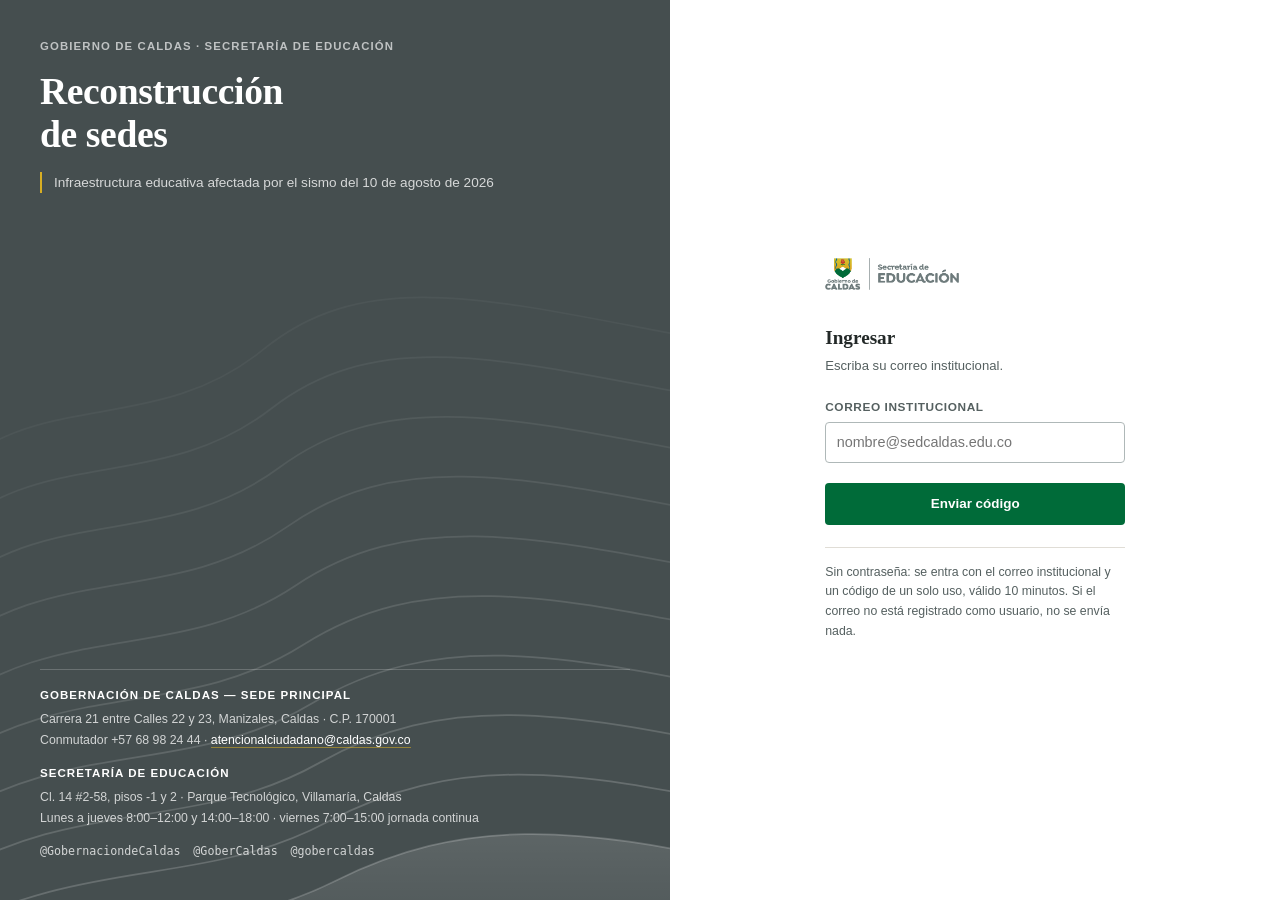
<file: docs/diseno/mockup_v6.html>
<!doctype html>
<html lang="es">
<head>
<meta charset="utf-8">
<meta name="viewport" content="width=device-width,initial-scale=1">
<title>Reconstrucción de sedes — SED Caldas</title>
<style>
  /* Tokens del producto. Fijos: la identidad institucional no cambia con el
     modo oscuro de quien lo abra. */
  :root{ color-scheme:light; }
  .device{
    --gris:#6E7A7B; --gris-osc:#454E4F; --rail:#2C3334; --rail-alto:#3B4344;
    --verde:#006B39; --verde-cl:#0A8349; --oro:#D8AE23; --oro-osc:#9C7B0B;
    --fondo:#F4F3F0; --panel:#FFFFFF; --borde:#E0DDD6; --borde-f:#AFB8B8;
    --tx:#232928; --tx-sec:#556060; --tx-inv:#FFFFFF;
    --ok:#1C7048; --ok-bg:#E5F1E9; --alerta:#8A5F09; --alerta-bg:#FAEFD7;
    --err:#952E27; --err-bg:#FAE6E4; --neutro:#556060; --neutro-bg:#EAE9E5;
    --f-tit:Georgia,"Iowan Old Style","Palatino Linotype","Book Antiqua",serif;
    --f-ui:-apple-system,"Segoe UI",Roboto,"Helvetica Neue",Arial,sans-serif;
    --f-mono:ui-monospace,"Cascadia Mono",Consolas,"SF Mono",monospace;
    --r:3px;
  }

  *{ box-sizing:border-box; }
  html,body{ margin:0; padding:0; }
  body{ background:#F4F3F0; color:#232928; font-family:-apple-system,"Segoe UI",Roboto,Arial,sans-serif; -webkit-font-smoothing:antialiased; }
  @media (prefers-reduced-motion:reduce){ *{ animation:none !important; transition:none !important; } }

  .device{ font-family:var(--f-ui); color:var(--tx); background:var(--fondo); font-size:14px; line-height:1.5; min-height:100vh; }
  .device h1,.device h2,.device h3{ font-family:var(--f-tit); margin:0; text-wrap:balance; font-weight:600; }
  .n{ font-variant-numeric:tabular-nums; }
  .device a:focus-visible,.device button:focus-visible,.device input:focus-visible,.device [tabindex]:focus-visible{
    outline:3px solid var(--oro); outline-offset:2px; border-radius:2px;
  }
  .view{ display:none; } .view.on{ display:block; }
  .flex{ flex:1; }
  .oculto{ display:none !important; }

  /* ─── armazón ─── */
  .shell{ display:grid; grid-template-columns:212px 1fr; min-height:100vh; }
  @media (max-width:880px){ .shell{ grid-template-columns:1fr; } }
  .riel{ background:var(--rail); color:#fff; display:flex; flex-direction:column; padding:.9rem 0; }
  .riel .marca{ padding:0 1rem 1rem; border-bottom:1px solid rgba(255,255,255,.1); margin-bottom:.6rem; }
  .riel .marca img{ width:100%; max-width:146px; display:block; }
  .riel .grupo{ font-size:.68rem; letter-spacing:.13em; text-transform:uppercase; color:rgba(255,255,255,.45); padding:.7rem 1rem .3rem; font-weight:700; }
  .riel a{ display:flex; align-items:center; gap:.65rem; padding:.55rem 1rem; color:rgba(255,255,255,.84); text-decoration:none; font-size:.87rem; font-weight:500; border-left:3px solid transparent; transition:background .14s,color .14s; }
  .riel a:hover{ background:var(--rail-alto); color:#fff; }
  .riel a.sel{ background:var(--rail-alto); color:#fff; border-left-color:var(--oro); font-weight:700; }
  .riel a svg{ width:16px; height:16px; flex:none; opacity:.9; }
  .riel a.bloq{ opacity:.34; cursor:not-allowed; }
  .riel a .cand{ margin-left:auto; font-size:.72rem; }
  .riel .base{ margin-top:auto; padding:1rem 1rem 0; border-top:1px solid rgba(255,255,255,.1); font-size:.73rem; color:rgba(255,255,255,.55); line-height:1.6; }
  .riel .base .mono{ font-family:var(--f-mono); font-size:.69rem; }

  .col{ display:flex; flex-direction:column; min-width:0; }
  .top{ background:var(--panel); border-bottom:1px solid var(--borde); padding:.6rem 1.35rem; display:flex; align-items:center; gap:1rem; }
  .migas{ display:flex; align-items:center; gap:.45rem; font-size:.86rem; color:var(--tx-sec); flex-wrap:wrap; min-width:0; }
  .migas a{ color:var(--tx-sec); text-decoration:none; }
  .migas a:hover{ text-decoration:underline; }
  .migas .sep{ color:var(--borde-f); }
  .migas .hoy{ font-family:var(--f-tit); color:var(--tx); font-size:1rem; }
  .yo{ display:flex; align-items:center; gap:.55rem; font-size:.8rem; white-space:nowrap; }
  .yo .av{ width:28px; height:28px; border-radius:50%; background:var(--verde); color:#fff; display:grid; place-items:center; font-size:.72rem; font-weight:700; }
  .yo .av.ext{ background:var(--gris); }
  .yo b{ display:block; font-size:.8rem; line-height:1.15; }
  .yo .rol{ color:var(--tx-sec); font-size:.74rem; }

  .lienzo{ padding:1.2rem 1.35rem 1.5rem; overflow-x:hidden; flex:1; }
  .pie-inst{ border-top:1px solid var(--borde); background:var(--panel); padding:.7rem 1.35rem; display:flex; gap:1.2rem; align-items:center; flex-wrap:wrap; font-size:.75rem; color:var(--tx-sec); }
  .pie-inst .sello{ font-weight:700; color:var(--gris-osc); }
  .pie-inst a{ color:var(--tx-sec); text-decoration:none; border-bottom:1px solid var(--borde-f); }
  .pie-inst a:hover{ color:var(--verde); border-bottom-color:var(--verde); }

  /* ─── panel: dos pesos, primario y de soporte ─── */
  .p{ background:var(--panel); border:1px solid var(--borde); border-radius:var(--r); margin-bottom:1rem; }
  .p > header{ display:flex; align-items:center; gap:.8rem; padding:.85rem 1.1rem; border-bottom:1px solid var(--borde); flex-wrap:wrap; }
  .p > header h2{ font-size:1.12rem; color:var(--gris-osc); letter-spacing:-.005em; }
  .p .cuerpo{ padding:1.05rem 1.1rem; }
  .p .cuerpo.ras{ padding:0; }
  .p .pie{ padding:.62rem 1.1rem; border-top:1px solid var(--borde); font-size:.79rem; color:var(--tx-sec); line-height:1.55; }
  /* soporte: sin caja, solo una regla superior — rompe el muro de rectángulos */
  .p.soporte{ background:transparent; border:none; border-top:2px solid var(--gris-osc); border-radius:0; }
  .p.soporte > header{ padding:.7rem 0 .5rem; border-bottom:1px solid var(--borde); }
  .p.soporte > header h2{ font-size:.94rem; }
  .p.soporte .cuerpo{ padding:.85rem 0; }
  .p.soporte .pie{ padding:.55rem 0; }
  .eyebrow{ font-size:.71rem; letter-spacing:.1em; text-transform:uppercase; color:var(--tx-sec); font-weight:700; }

  /* ─── franja de cifras oscura: ancla del tablero ─── */
  /* 6 columnas fijas: con auto-fit, la 6ª tarjeta quedaba huérfana en su
     propia fila a ciertos anchos de ventana. Con un número de tarjetas
     conocido, es más robusto fijar el conteo y solo colapsar por breakpoint. */
  .franja{ background:var(--rail); border-radius:var(--r); display:grid; grid-template-columns:repeat(6,1fr); overflow:hidden; margin-bottom:1rem; }
  @media (max-width:920px){ .franja{ grid-template-columns:repeat(3,1fr); } }
  @media (max-width:520px){ .franja{ grid-template-columns:repeat(2,1fr); } }
  .franja .c{ padding:.95rem 1.05rem; border-right:1px solid rgba(255,255,255,.1); border-bottom:1px solid rgba(255,255,255,.1); }
  .franja .c:last-child{ border-right:none; }
  .franja .c b{ display:block; font-family:var(--f-tit); font-size:1.85rem; line-height:1.02; color:#fff; font-variant-numeric:tabular-nums; }
  .franja .c b .u{ font-size:.8rem; opacity:.7; font-family:var(--f-ui); font-weight:400; }
  .franja .c > span{ display:block; font-size:.75rem; color:rgba(255,255,255,.62); margin-top:.3rem; }
  .franja .c.er b{ color:#F0A49D; } .franja .c.al b{ color:#F0CE7A; } .franja .c.ok b{ color:#7FD3A8; }
  /* Cifra que todavía no aplica (nada radicado todavía) — se distingue de un
     cero real para no competir en peso visual con las cifras que sí importan. */
  .franja .c.na b{ color:rgba(255,255,255,.32); font-weight:400; }
  .franja .c.na span{ color:rgba(255,255,255,.4); }

  .cifras{ display:grid; grid-template-columns:repeat(auto-fit,minmax(150px,1fr)); gap:1px; background:var(--borde); border:1px solid var(--borde); border-radius:var(--r); overflow:hidden; }
  .cifra{ background:var(--panel); padding:.85rem .95rem; }
  .cifra b{ display:block; font-family:var(--f-tit); font-size:1.7rem; line-height:1.05; color:var(--gris-osc); font-variant-numeric:tabular-nums; }
  .cifra span{ display:block; font-size:.75rem; color:var(--tx-sec); margin-top:.25rem; }
  .cifra.ok b{ color:var(--ok); } .cifra.al b{ color:var(--alerta); } .cifra.er b{ color:var(--err); }

  /* ─── tablas ─── */
  .scroll{ overflow-x:auto; }
  table{ width:100%; border-collapse:collapse; font-size:.85rem; }
  thead th{ background:#EDEFEC; font-size:.72rem; text-transform:uppercase; letter-spacing:.045em; color:var(--tx-sec); font-weight:700; padding:.5rem .75rem; text-align:left; border-bottom:1px solid var(--borde); white-space:nowrap; }
  tbody td{ padding:.6rem .75rem; border-bottom:1px solid var(--borde); vertical-align:middle; }
  tbody tr:last-child td{ border-bottom:none; }
  tbody tr.click{ cursor:pointer; }
  tbody tr.click:hover{ background:var(--fondo); }
  td.n,th.n{ text-align:right; font-variant-numeric:tabular-nums; }
  tr.tenue td{ color:var(--tx-sec); }

  .est{ display:inline-flex; align-items:center; gap:.35rem; padding:.16rem .5rem .16rem .45rem; font-size:.75rem; font-weight:700; border-left:3px solid var(--s); background:var(--sbg); color:var(--stx); border-radius:0 3px 3px 0; white-space:nowrap; }
  .e-pend{ --s:var(--borde-f); --sbg:var(--neutro-bg); --stx:var(--tx-sec); }
  .e-rad{ --s:var(--oro); --sbg:var(--alerta-bg); --stx:var(--alerta); }
  .e-ver{ --s:var(--oro); --sbg:var(--alerta-bg); --stx:var(--alerta); }
  .e-apr{ --s:var(--ok); --sbg:var(--ok-bg); --stx:var(--ok); }
  .e-sin{ --s:var(--neutro); --sbg:var(--neutro-bg); --stx:var(--tx-sec); }

  .sig{ display:inline-flex; align-items:center; justify-content:center; width:18px; height:18px; border-radius:50%; font-size:.72rem; font-weight:800; vertical-align:middle; flex:none; }
  .sig.hall{ background:var(--err-bg); color:var(--err); }
  .sig.cerr{ background:var(--ok-bg); color:var(--ok); }
  .orig{ display:inline-flex; align-items:center; gap:.25rem; font-family:var(--f-mono); font-size:.69rem; font-weight:700; padding:.1rem .32rem; border-radius:2px; border:1px solid; white-space:nowrap; }
  .orig.xls{ color:var(--verde); border-color:#AFD3C1; background:#EFF7F2; }
  .orig.man{ color:var(--gris-osc); border-color:var(--borde-f); background:var(--fondo); }
  .pri{ display:inline-block; font-size:.71rem; font-weight:800; font-family:var(--f-mono); padding:.08rem .32rem; border-radius:2px; }
  .pri.p1{ background:#F6E0DE; color:var(--err); }
  .pri.p2{ background:var(--alerta-bg); color:var(--alerta); }
  .dane{ font-family:var(--f-mono); font-size:.8rem; color:var(--tx-sec); }
  .hace{ font-size:.75rem; color:var(--tx-sec); font-variant-numeric:tabular-nums; }

  .seg{ display:flex; height:8px; width:100%; max-width:170px; border-radius:999px; overflow:hidden; background:var(--neutro-bg); gap:1px; }
  .seg i{ display:block; height:100%; }
  .seg-tx{ font-size:.75rem; color:var(--tx-sec); margin-top:.28rem; }
  .leyenda{ display:flex; gap:.9rem; flex-wrap:wrap; font-size:.75rem; color:var(--tx-sec); }
  .leyenda span{ display:inline-flex; align-items:center; gap:.32rem; }
  .leyenda i{ width:9px; height:9px; border-radius:2px; }

  .b{ display:inline-flex; align-items:center; gap:.4rem; font:inherit; font-size:.84rem; font-weight:700; padding:.45rem .9rem; border-radius:4px; border:1px solid transparent; cursor:pointer; background:var(--verde); color:#fff; white-space:nowrap; }
  .b:hover{ background:var(--verde-cl); }
  .b.sec{ background:var(--panel); color:var(--gris-osc); border-color:var(--borde-f); }
  .b.sec:hover{ background:var(--fondo); }
  .b.mini{ padding:.3rem .62rem; font-size:.78rem; }

  /* ─── tablero ─── */
  .lat{ display:grid; grid-template-columns:1.6fr 1fr; gap:1.4rem; align-items:start; }
  @media (max-width:1000px){ .lat{ grid-template-columns:1fr; } }

  .mosaico{ display:grid; grid-template-columns:repeat(auto-fill,minmax(112px,1fr)); gap:5px; }
  .tsl{ border:1px solid var(--borde); border-radius:2px; padding:.55rem .6rem; background:var(--panel); border-left-width:4px; border-left-color:var(--borde-f); min-height:62px; display:flex; flex-direction:column; justify-content:space-between; }
  .tsl b{ font-size:.8rem; font-weight:700; line-height:1.2; }
  .tsl .sub{ font-size:.73rem; color:var(--tx-sec); font-variant-numeric:tabular-nums; }
  .tsl.s-curso{ border-left-color:var(--oro); }
  .tsl.s-apr{ border-left-color:var(--ok); }
  .resto{ margin-top:.7rem; padding-top:.6rem; border-top:1px dashed var(--borde); font-size:.78rem; color:var(--tx-sec); line-height:1.6; }
  .resto b{ color:var(--tx); font-weight:600; }

  .rk{ display:grid; grid-template-columns:96px 1fr auto; gap:.6rem; align-items:center; padding:.28rem 0; font-size:.82rem; }
  .rk .nb{ white-space:nowrap; overflow:hidden; text-overflow:ellipsis; }
  .rk .pista{ height:14px; background:var(--fondo); border-radius:2px; overflow:hidden; }
  .rk .pista i{ display:block; height:100%; background:var(--gris); }
  .rk .pista i.alto{ background:var(--gris-osc); }
  .rk .vl{ font-variant-numeric:tabular-nums; font-size:.8rem; color:var(--tx-sec); white-space:nowrap; }

  .emb{ display:grid; gap:.5rem; }
  .emb .fila{ display:grid; grid-template-columns:148px 1fr 54px; gap:.7rem; align-items:center; font-size:.82rem; }
  .emb .pista{ height:17px; background:var(--fondo); border-radius:2px; overflow:hidden; }
  .emb .pista i{ display:block; height:100%; min-width:2px; }
  .emb .vl{ font-variant-numeric:tabular-nums; text-align:right; font-weight:700; }


  .fi{ display:grid; grid-template-columns:auto 1fr auto; gap:.6rem; align-items:start; padding:.55rem .1rem; border-bottom:1px solid var(--borde); font-size:.82rem; }
  .fi:last-child{ border-bottom:none; }
  .fi .pto{ width:8px; height:8px; border-radius:50%; margin-top:.4rem; }
  .fi .tx span{ display:block; color:var(--tx-sec); font-size:.79rem; }
  .fi.click{ cursor:pointer; }
  .fi.click:hover{ background:var(--fondo); }

  /* ─── estado vacío ─── */
  .vacio{ text-align:center; padding:2.2rem 1.5rem; }
  .vacio svg{ width:34px; height:34px; color:var(--borde-f); margin-bottom:.6rem; }
  .vacio h3{ font-size:1rem; margin-bottom:.3rem; }
  .vacio p{ font-size:.83rem; color:var(--tx-sec); margin:0 auto; max-width:46ch; line-height:1.6; }
  .soltar{ border:2px dashed var(--borde-f); border-radius:var(--r); background:var(--panel); }
  .soltar:hover{ border-color:var(--verde); background:#FAFCFB; }

  /* ─── login ─── */
  .login{ display:grid; grid-template-columns:1.1fr 1fr; min-height:100vh; }
  @media (max-width:880px){ .login{ grid-template-columns:1fr; } }
  .mast{ position:relative; overflow:hidden; background:var(--gris-osc); color:#fff; padding:2.4rem 2.5rem; display:flex; flex-direction:column; justify-content:space-between; }
  .mast > svg{ position:absolute; inset:0; width:100%; height:100%; }
  .mast .z{ position:relative; z-index:1; }
  .mast .eyebrow{ color:rgba(255,255,255,.66); margin-bottom:1rem; }
  .mast h1{ font-size:2.35rem; line-height:1.12; color:#fff; max-width:12ch; letter-spacing:-.01em; }
  .mast .fecha{ margin-top:1rem; font-size:.85rem; color:rgba(255,255,255,.78); border-left:2px solid var(--oro); padding-left:.75rem; line-height:1.55; }
  .contacto{ position:relative; z-index:1; border-top:1px solid rgba(255,255,255,.2); padding-top:1rem; font-size:.77rem; line-height:1.7; color:rgba(255,255,255,.76); display:grid; gap:.8rem; }
  .contacto b{ display:block; color:#fff; font-size:.72rem; letter-spacing:.09em; text-transform:uppercase; margin-bottom:.22rem; }
  .contacto a{ color:#fff; text-decoration:none; border-bottom:1px solid rgba(216,174,35,.55); }
  .contacto .redes{ display:flex; gap:.8rem; flex-wrap:wrap; font-family:var(--f-mono); font-size:.73rem; }
  .acceso{ display:flex; align-items:center; justify-content:center; padding:2.5rem 2rem; background:var(--panel); }
  .form{ width:100%; max-width:300px; }
  .form > img{ height:32px; margin-bottom:1.7rem; }
  .form h2{ font-size:1.2rem; margin-bottom:.2rem; }
  .form .sub{ color:var(--tx-sec); font-size:.82rem; margin-bottom:1.5rem; }
  .campo{ margin-bottom:.85rem; }
  .campo label{ display:block; font-size:.74rem; font-weight:700; color:var(--tx-sec); margin-bottom:.3rem; text-transform:uppercase; letter-spacing:.05em; }
  .campo input{ width:100%; padding:.55rem .65rem; border:1px solid var(--borde-f); border-radius:4px; font:inherit; font-size:.9rem; background:var(--panel); color:var(--tx); }
  .form .b{ width:100%; justify-content:center; padding:.62rem; margin-top:.4rem; }
  .form .pie2{ margin-top:1.4rem; padding-top:.9rem; border-top:1px solid var(--borde); font-size:.77rem; color:var(--tx-sec); line-height:1.6; }

  /* ─── cargas ─── */
  .archivo{ display:flex; align-items:center; gap:.85rem; padding:.85rem 1.1rem; background:var(--fondo); border-bottom:1px solid var(--borde); }
  .archivo .ico{ width:36px; height:42px; background:var(--panel); border:1px solid var(--borde-f); border-radius:3px; display:grid; place-items:center; font-family:var(--f-mono); font-size:.63rem; font-weight:800; color:var(--verde); flex:none; }
  .archivo .meta b{ display:block; font-size:.86rem; font-family:var(--f-mono); word-break:break-all; }
  .archivo .meta span{ font-size:.77rem; color:var(--tx-sec); }
  .barra-val{ display:flex; height:28px; border-radius:3px; overflow:hidden; font-size:.75rem; font-weight:700; }
  .barra-val div{ display:grid; place-items:center; color:#fff; font-variant-numeric:tabular-nums; }
  .gh{ border-left:3px solid var(--g); }
  .gh > .cab{ display:flex; align-items:center; gap:.5rem; padding:.5rem .8rem; background:var(--gbg); font-size:.77rem; font-weight:800; text-transform:uppercase; letter-spacing:.045em; color:var(--gtx); }
  .gh > .cab .cnt{ margin-left:auto; font-family:var(--f-mono); }
  .hf{ display:grid; grid-template-columns:auto 165px 1fr; gap:.7rem; align-items:start; padding:.55rem .8rem; border-bottom:1px solid var(--borde); font-size:.83rem; }
  .hf:last-child{ border-bottom:none; }
  .hf .ref{ font-family:var(--f-mono); font-size:.78rem; color:var(--tx-sec); }

  /* ─── ficha ─── */
  .rejilla{ display:grid; grid-template-columns:1.25fr 1fr; gap:1rem; align-items:start; }
  @media (max-width:900px){ .rejilla{ grid-template-columns:1fr; } }
  .kv{ display:grid; grid-template-columns:auto 1fr; gap:.42rem 1.1rem; font-size:.86rem; }
  .kv dt{ color:var(--tx-sec); }
  .kv dd{ margin:0; }
  .cmp{ margin-bottom:.85rem; }
  .cmp:last-child{ margin-bottom:0; }
  .cmp .et{ display:flex; justify-content:space-between; font-size:.82rem; margin-bottom:.3rem; }
  .cmp .et b{ font-variant-numeric:tabular-nums; }
  .cmp .pista{ height:20px; background:var(--fondo); border-radius:2px; overflow:hidden; display:flex; }
  .cmp .pista i{ display:block; height:100%; }
  .paso-sec{ display:flex; align-items:center; gap:.7rem; padding:.55rem .85rem; border-bottom:1px solid var(--borde); font-size:.86rem; }
  .paso-sec:last-child{ border-bottom:none; }
  .paso-sec .no{ width:21px; height:21px; border-radius:50%; display:grid; place-items:center; font-size:.72rem; font-weight:800; font-family:var(--f-mono); background:var(--neutro-bg); color:var(--tx-sec); flex:none; }
  .paso-sec.done .no{ background:var(--ok-bg); color:var(--ok); }

  .perm{ text-align:center; font-family:var(--f-mono); font-weight:700; }
  .perm.si{ color:var(--ok); } .perm.no{ color:var(--borde-f); }
  .perm.lim{ color:var(--alerta); font-size:.77rem; }

  /* ─── v6: capítulos de daño (reemplaza el % de desviación) ─── */
  .caps{ display:grid; grid-template-columns:repeat(auto-fill,minmax(216px,1fr)); gap:4px; }
  .cap{ display:flex; align-items:center; gap:.5rem; padding:.42rem .6rem; font-size:.81rem;
        border:1px solid var(--borde); border-left:3px solid var(--borde); border-radius:0 2px 2px 0;
        background:var(--fondo); color:var(--tx-sec); }
  .cap .cn{ font-family:var(--f-mono); font-size:.72rem; opacity:.65; min-width:1.3em; text-align:right; }
  .cap.dano{ border-left-color:var(--err); background:var(--err-bg); color:var(--tx); font-weight:600; }
  .cap.dano.pres{ border-left-color:var(--ok); background:var(--ok-bg); }
  .cap.solop{ border-left-color:var(--oro); background:var(--alerta-bg); color:var(--tx); }
  .cap .cok{ font-size:.72rem; font-weight:800; color:var(--ok); }
  .cap .cer{ font-size:.72rem; font-weight:800; color:var(--err); }
  .cap .cal{ font-size:.72rem; font-weight:800; color:var(--alerta); }
  /* 12-14: trabajo transversal, no lugar de daño (D-34). Nunca se marcan
     como «presupuesto sin daño» porque no le corresponde ningún capítulo del censo. */
  .cap.trans{ border-left-color:var(--gris); background:var(--panel); color:var(--tx);
              border-left-style:dashed; }
  .cap .ctr{ font-size:.68rem; font-weight:700; color:var(--tx-sec);
             text-transform:uppercase; letter-spacing:.05em; }

  /* ─── v6: totales del presupuesto a detalle ─── */
  .tot{ display:grid; grid-template-columns:1fr auto; gap:.4rem 2rem; max-width:430px;
        margin:0 0 0 auto; font-variant-numeric:tabular-nums; }
  .tot dt{ font-size:.84rem; color:var(--tx-sec); }
  .tot dd{ margin:0; text-align:right; font-weight:700; font-size:.86rem; }
  .tot .pct{ font-family:var(--f-mono); font-size:.72rem; background:var(--fondo);
             border:1px solid var(--borde); border-radius:2px; padding:0 .25rem; margin-left:.3rem; }
  .tot dt.gt{ font-family:var(--f-tit); font-size:1rem; color:var(--tx); border-top:2px solid var(--borde-f);
              padding-top:.45rem; margin-top:.2rem; }
  .tot dd.gt{ font-size:1.12rem; border-top:2px solid var(--borde-f); padding-top:.45rem; margin-top:.2rem; }

  /* ─── v6: formulario de verificación ─── */
  .campo-v{ margin-bottom:1.2rem; }
  /* :not(.op) — si no, este selector (0,1,1) le gana a .op (0,1,0) y aplasta
     su display:flex, porque las opciones también son <label> hijos directos. */
  .campo-v > label:not(.op){ display:block; font-size:.86rem; font-weight:700; margin-bottom:.15rem; }
  .campo-v .ayuda{ font-size:.79rem; color:var(--tx-sec); line-height:1.5; margin-bottom:.55rem; }
  .campo-v textarea{ width:100%; min-height:74px; resize:vertical; font:inherit; font-size:.86rem;
        padding:.5rem .65rem; border:1px solid var(--borde-f); border-radius:3px;
        background:var(--panel); color:var(--tx); }
  .campo-v textarea:focus{ outline:3px solid var(--oro); outline-offset:2px; }
  .op{ display:flex; gap:.65rem; align-items:flex-start; padding:.6rem .7rem; cursor:pointer;
       border:1px solid var(--borde); border-radius:3px; margin-bottom:.35rem; background:var(--panel); }
  .op:hover{ background:var(--fondo); border-color:var(--borde-f); }
  .op input{ margin-top:.2rem; flex:none; }
  .op b{ display:block; font-size:.86rem; }
  .op small{ color:var(--tx-sec); font-size:.79rem; line-height:1.45; }
  .firma{ border:1px solid var(--borde); border-left:3px solid var(--verde); border-radius:0 3px 3px 0;
          background:var(--ok-bg); padding:.7rem .9rem; font-size:.8rem; line-height:1.55;
          color:var(--tx); margin-bottom:1.1rem; }
  .firma b{ display:block; font-family:var(--f-tit); margin-bottom:.12rem; }
  .acciones-v{ display:flex; gap:.5rem; align-items:center; flex-wrap:wrap; }

  /* ─── v6: diligenciamiento manual (alcalde / rector) ─── */
  .pasos-f{ display:flex; gap:0; flex-wrap:wrap; position:relative; counter-reset:paso; }
  .pasos-f::before{ content:""; position:absolute; left:19px; right:19px; top:50%; height:2px;
       background:var(--borde); z-index:-1; }
  .pf{ display:flex; align-items:center; gap:.45rem; font:inherit; font-size:.82rem; color:var(--tx-sec);
       border:1px solid var(--borde); border-radius:999px; padding:.35rem .8rem .35rem .35rem;
       background:var(--panel); cursor:pointer; margin:0 .55rem .35rem 0; transition:border-color .15s,background .15s,color .15s,transform .1s; }
  .pf:hover{ border-color:var(--borde-f); color:var(--tx); transform:translateY(-1px); }
  .pf:active{ transform:translateY(0); }
  .pf .no{ display:grid; place-items:center; width:19px; height:19px; border-radius:50%;
           background:var(--borde); color:var(--tx-sec); font-size:.72rem; font-weight:800; flex:none;
           font-family:var(--f-mono); transition:background .15s,color .15s; }
  .pf.hecho{ border-color:#AFD3C1; background:var(--ok-bg); color:var(--ok); font-weight:600; }
  .pf.hecho .no{ background:var(--ok); color:#fff; }
  .pf.act{ border-color:var(--oro); background:var(--alerta-bg); color:var(--alerta); font-weight:700; }
  .pf.act .no{ background:var(--oro); color:#3B2F05; }
  .pf.act{ box-shadow:0 0 0 3px var(--alerta-bg); }

  table.edit td{ padding:.3rem .35rem; }
  table.edit input, table.edit select{ width:100%; font:inherit; font-size:.82rem;
       padding:.32rem .4rem; border:1px solid var(--borde); border-radius:2px;
       background:var(--panel); color:var(--tx); }
  table.edit input:focus, table.edit select:focus{ outline:2px solid var(--oro); outline-offset:1px; }
  table.edit input.n{ text-align:right; font-variant-numeric:tabular-nums; }
  table.edit td.calc{ font-weight:700; background:var(--fondo); font-variant-numeric:tabular-nums;
       white-space:nowrap; }
  .quitar{ border:none; background:none; color:var(--borde-f); font-size:1.15rem; line-height:1;
       cursor:pointer; padding:0 .2rem; }
  .quitar:hover{ color:var(--err); }

  .au{ display:grid; grid-template-columns:repeat(auto-fit,minmax(190px,1fr)); gap:1.1rem;
       margin-bottom:1.1rem; }
  .au input{ width:100%; font:inherit; font-size:.9rem; padding:.45rem .6rem;
       border:1px solid var(--borde-f); border-radius:3px; background:var(--panel);
       color:var(--tx); text-align:right; font-variant-numeric:tabular-nums; }
  .au input:focus{ outline:3px solid var(--oro); outline-offset:2px; }
  .alerta-au{ border:1px solid var(--borde); border-left:3px solid var(--oro);
       background:var(--alerta-bg); border-radius:0 3px 3px 0; padding:.7rem .9rem;
       font-size:.8rem; line-height:1.55; margin-bottom:1.2rem; }
  .alerta-au b:first-child{ display:block; font-family:var(--f-tit); margin-bottom:.12rem; }

  .fotos{ display:grid; grid-template-columns:repeat(auto-fill,minmax(132px,1fr)); gap:.6rem;
       margin-bottom:1rem; }
  .foto{ border:1px solid var(--borde); border-radius:3px; padding:.6rem; text-align:center;
       background:var(--fondo); }
  .foto .ph{ display:grid; place-items:center; height:56px; background:var(--borde);
       color:var(--tx-sec); font-family:var(--f-mono); font-size:.72rem; border-radius:2px;
       margin-bottom:.4rem; }
  .foto b{ display:block; font-size:.76rem; overflow:hidden; text-overflow:ellipsis; white-space:nowrap; }
  .foto small{ color:var(--tx-sec); font-size:.72rem; }
  .foto.add{ border-style:dashed; border-color:var(--borde-f); cursor:pointer; }
  .foto.add:hover{ background:var(--panel); border-color:var(--verde); }
  .foto.add .mas{ display:grid; place-items:center; height:56px; font-size:1.5rem;
       color:var(--borde-f); margin-bottom:.4rem; }
  .aviso-foto{ border:1px solid var(--borde); border-left:3px solid var(--err);
       background:var(--err-bg); border-radius:0 3px 3px 0; padding:.7rem .9rem;
       font-size:.8rem; line-height:1.55; }
  .aviso-foto b:first-child{ display:block; font-family:var(--f-tit); margin-bottom:.12rem; }
  /* ═══ Pulido visual (2026-09-24) ═══
     Dentro de DISENO_01: paleta del logo, papel cálido, serif en títulos,
     paneles con borde y sin sombra (la sombra queda para lo que flota encima:
     diálogo, avisos, resultados del buscador). Un solo motivo gráfico, tomado
     del tema: curvas de nivel — terreno y sismo. Todo movimiento se apaga con
     "reducir movimiento" (regla global al inicio de esta hoja). */
  .device{ --oro-suave:rgba(216,174,35,.12); --curvas:url("data:image/svg+xml,%3Csvg xmlns='http://www.w3.org/2000/svg' width='640' height='160' viewBox='0 0 640 160'%3E%3Cg fill='none' stroke='%236E7A7B' stroke-opacity='.16' stroke-width='1'%3E%3Cpath d='M0 150 C 92 120 172 134 274 110 S 452 82 640 100'/%3E%3Cpath d='M0 126 C 90 96 170 110 270 86 S 450 58 640 76'/%3E%3Cpath d='M0 102 C 88 70 168 86 266 62 S 448 36 640 52'/%3E%3Cpath d='M0 78 C 86 46 166 62 262 38 S 446 14 640 28'/%3E%3Cpath d='M0 54 C 84 22 164 38 258 14 S 444 -10 640 4'/%3E%3C/g%3E%3C/svg%3E"); --curvas-inv:url("data:image/svg+xml,%3Csvg xmlns='http://www.w3.org/2000/svg' width='640' height='160' viewBox='0 0 640 160'%3E%3Cg fill='none' stroke='%23FFFFFF' stroke-opacity='.07' stroke-width='1'%3E%3Cpath d='M0 150 C 92 120 172 134 274 110 S 452 82 640 100'/%3E%3Cpath d='M0 126 C 90 96 170 110 270 86 S 450 58 640 76'/%3E%3Cpath d='M0 102 C 88 70 168 86 266 62 S 448 36 640 52'/%3E%3Cpath d='M0 78 C 86 46 166 62 262 38 S 446 14 640 28'/%3E%3Cpath d='M0 54 C 84 22 164 38 258 14 S 444 -10 640 4'/%3E%3C/g%3E%3C/svg%3E"); }

  /* Barra superior fija y riel */
  .top{ position:sticky; top:0; z-index:30; }
  .riel{ background:var(--rail) var(--curvas-inv) left bottom / 480px 160px no-repeat; }
  @media (min-width:881px){ .riel{ position:sticky; top:0; height:100vh; overflow-y:auto; } }
  .riel .grupo{ color:rgba(255,255,255,.6); }
  .riel a.sel{ background:var(--rail-alto); box-shadow:inset 0 0 0 999px var(--oro-suave); }
  .riel a.sel svg{ color:var(--oro); opacity:1; }
  .riel .base{ color:rgba(255,255,255,.66); }
  .menu-movil{ display:none; }

  /* Encabezado de vista: título, contexto y acciones sobre la banda de papel */
  .cab-vista{ display:flex; align-items:flex-end; gap:1rem; flex-wrap:wrap; margin:-1.2rem -1.35rem 1.15rem;
    padding:1.2rem 1.35rem 1rem; background:var(--fondo) var(--curvas) right bottom / 640px 160px no-repeat;
    border-bottom:1px solid var(--borde); }
  .cab-tx{ flex:1; min-width:220px; }
  .cab-vista h1{ font-size:1.55rem; line-height:1.15; color:var(--tx); letter-spacing:-.01em; }
  .cab-vista p{ margin:.3rem 0 0; font-size:.82rem; color:var(--tx-sec); }
  .cab-vista p:empty{ display:none; }
  .cab-acc{ display:flex; align-items:center; gap:.5rem; flex-wrap:wrap; }
  .sel-lote{ display:flex; align-items:center; gap:.45rem; font-size:.7rem; font-weight:700; text-transform:uppercase;
    letter-spacing:.06em; color:var(--tx-sec); }
  .sel-lote select, .filtros select, .filtros input, .campo select{ font:inherit; font-size:.84rem; font-weight:500;
    text-transform:none; letter-spacing:0; color:var(--tx); background:var(--panel); border:1px solid var(--borde-f);
    border-radius:4px; padding:.36rem .55rem; max-width:260px; }
  .campo select{ width:100%; max-width:none; }

  /* Franja de cifras: regla de oro como ancla */
  .franja{ border-top:3px solid var(--oro); }

  /* Mosaico de municipios: tarjeta clicable con su barra de avance */
  .tsl{ font:inherit; text-align:left; color:inherit; cursor:pointer; transition:background .15s, border-color .15s; }
  .tsl:hover{ background:#FBFAF7; border-top-color:var(--borde-f); border-right-color:var(--borde-f); border-bottom-color:var(--borde-f); }
  .tsl .seg{ max-width:none; height:5px; margin-top:.45rem; }
  .rk .pista{ display:flex; }
  tbody tr.click{ transition:background .12s; }
  tbody tr.sel td{ background:var(--oro-suave); }

  /* Botones: presión, espera y acción de riesgo */
  .b{ transition:background .14s, border-color .14s, transform .08s; }
  .b:active:not(:disabled){ transform:translateY(1px); }
  .b:disabled{ opacity:.6; cursor:default; }
  .b.peligro{ background:var(--err); }
  .b.peligro:hover{ background:#7E251F; }
  .b.peligro-tx{ color:var(--err); border-color:#D9A9A4; }
  .b.cargando::before{ content:""; width:.8em; height:.8em; border-radius:50%; border:2px solid currentColor;
    border-right-color:transparent; animation:girar .7s linear infinite; }

  /* Mensajes */
  .err-campo{ margin-top:.45rem; font-size:.8rem; line-height:1.5; color:var(--err); background:var(--err-bg);
    border-left:3px solid var(--err); padding:.45rem .65rem; border-radius:0 3px 3px 0; }
  .err-tx{ color:var(--err) !important; }
  .vacio-tx{ margin:0; color:var(--tx-sec); font-size:.84rem; line-height:1.55; }
  .aviso-lotes{ display:flex; align-items:center; gap:1rem; flex-wrap:wrap; background:var(--alerta-bg);
    border:1px solid #EAD7A8; border-left:4px solid var(--oro); border-radius:0 var(--r) var(--r) 0;
    padding:.75rem 1rem; margin-bottom:1rem; font-size:.85rem; line-height:1.5; }
  .aviso-lotes span{ flex:1; min-width:240px; }

  /* Días esperando concepto y tipo del censo */
  .espera{ display:inline-block; font-size:.72rem; font-weight:700; padding:.08rem .45rem; border-radius:999px;
    white-space:nowrap; font-variant-numeric:tabular-nums; }
  .espera.ok{ background:var(--ok-bg); color:var(--ok); }
  .espera.al{ background:var(--alerta-bg); color:var(--alerta); }
  .espera.er{ background:var(--err-bg); color:var(--err); }
  .pri.pt{ background:var(--neutro-bg); color:var(--tx-sec); }

  /* Placeholders de carga */
  .esq{ display:block; border-radius:3px; background:linear-gradient(90deg,#E9E6DF 0%,#F4F2ED 45%,#E9E6DF 90%);
    background-size:300% 100%; animation:brillo 1.3s ease-in-out infinite; }
  .franja .esq{ background-image:linear-gradient(90deg,rgba(255,255,255,.07),rgba(255,255,255,.17),rgba(255,255,255,.07)); }
  .esq-linea{ height:.8rem; margin:.6rem 0; }
  .esq-linea:nth-child(2n){ width:80%; }
  .esq-linea:nth-child(3n){ width:62%; }
  .esq-num{ height:1.75rem; width:3.4rem; }
  .esq-tx{ height:.6rem; width:72%; margin-top:.5rem; }
  .esq-celda{ height:.75rem; width:80%; }

  /* Avisos flotantes */
  .avisos{ position:fixed; right:1rem; bottom:1rem; z-index:60; display:flex; flex-direction:column; gap:.5rem;
    width:min(420px, calc(100vw - 2rem)); pointer-events:none; }
  .aviso{ pointer-events:auto; display:flex; align-items:flex-start; gap:.6rem; background:var(--panel); color:var(--tx);
    border:1px solid var(--borde); border-left:4px solid var(--oro); border-radius:0 4px 4px 0; padding:.7rem .8rem;
    font-size:.85rem; line-height:1.45; box-shadow:0 8px 28px rgba(35,41,40,.16); animation:aviso-entra .22s ease-out; }
  .aviso.ok{ border-left-color:var(--ok); }
  .aviso.error{ border-left-color:var(--err); }
  .aviso-tx{ flex:1; }
  .aviso-x{ border:none; background:none; font-size:1.15rem; line-height:1; color:var(--tx-sec); cursor:pointer; padding:0 .15rem; }
  .aviso.sale{ opacity:0; transform:translateY(6px); transition:opacity .2s, transform .2s; }

  /* Diálogo */
  .dlg-fondo{ position:fixed; inset:0; z-index:70; background:rgba(35,41,40,.45); display:grid; place-items:center;
    padding:1rem; animation:fundido .16s ease-out; }
  .dlg{ background:var(--panel); border-top:3px solid var(--oro); border-radius:4px; width:min(540px, 100%);
    max-height:calc(100vh - 2rem); overflow:auto; box-shadow:0 18px 60px rgba(20,24,23,.3);
    padding:1.2rem 1.3rem 1.05rem; animation:entrar .2s ease-out; }
  .dlg h3{ font-family:var(--f-tit); font-size:1.22rem; margin:0 0 .85rem; }
  .dlg-acc{ display:flex; justify-content:flex-end; gap:.5rem; margin-top:1.15rem; flex-wrap:wrap; }
  .nota-dlg{ font-size:.84rem; color:var(--tx-sec); line-height:1.55; margin:.7rem 0 0; }
  .nota-dlg b{ color:var(--tx); }
  .radicado-num{ font-family:var(--f-mono); font-size:1.35rem; font-weight:700; color:var(--verde); background:var(--ok-bg);
    border:1px solid #AFD3C1; border-radius:3px; padding:.6rem .8rem; margin-bottom:.95rem; text-align:center; }
  .lista-dlg{ font-size:.82rem; margin:.4rem 0 0; padding-left:1.1rem; line-height:1.55; }

  /* Buscador de sedes */
  .buscador{ position:relative; }
  .buscador input{ width:230px; font:inherit; font-size:.84rem; padding:.38rem .75rem .38rem 2rem; color:var(--tx);
    border:1px solid var(--borde); border-radius:999px; background:var(--fondo) url("data:image/svg+xml,%3Csvg xmlns='http://www.w3.org/2000/svg' viewBox='0 0 16 16' fill='none' stroke='%23556060' stroke-width='1.6'%3E%3Ccircle cx='7' cy='7' r='4.6'/%3E%3Cpath d='m10.5 10.5 3.6 3.6'/%3E%3C/svg%3E") .68rem center / 14px no-repeat;
    transition:border-color .15s, width .2s, background-color .15s; }
  .buscador input:focus{ border-color:var(--oro); background-color:var(--panel); width:290px; }
  .busca-res{ position:absolute; right:0; top:calc(100% + 6px); width:min(390px, 92vw); background:var(--panel);
    border:1px solid var(--borde); border-radius:4px; box-shadow:0 12px 32px rgba(35,41,40,.16); z-index:40;
    max-height:360px; overflow:auto; padding:.25rem; }
  .busca-item{ display:block; width:100%; text-align:left; font:inherit; border:none; background:none;
    padding:.5rem .6rem; border-radius:3px; cursor:pointer; color:var(--tx); }
  .busca-item b{ display:block; font-size:.84rem; font-weight:600; }
  .busca-item span{ font-size:.75rem; color:var(--tx-sec); }
  .busca-item:hover, .busca-item.act{ background:var(--fondo); }
  .busca-vacio{ padding:.7rem; font-size:.82rem; color:var(--tx-sec); }

  /* Lotes */
  .lote-desc{ margin:0 0 .85rem; font-size:.86rem; color:var(--tx-sec); line-height:1.55; }
  .lote-desc:empty{ display:none; }
  .lote-datos{ display:grid; grid-template-columns:1fr 1.4fr; gap:.8rem; margin-bottom:.3rem; }
  .filtros{ display:flex; flex-wrap:wrap; gap:.7rem; align-items:flex-end; margin:.3rem 0 .85rem; }
  .filtros label{ display:flex; flex-direction:column; gap:.25rem; font-size:.7rem; font-weight:700;
    text-transform:uppercase; letter-spacing:.05em; color:var(--tx-sec); }
  .filtros .f-texto{ flex:1; min-width:180px; }
  .filtros .f-texto input{ max-width:none; width:100%; }
  .filtros-acc{ display:flex; flex-wrap:wrap; gap:.5rem; align-items:center; }

  /* Línea de tiempo de la sede */
  .linea{ list-style:none; margin:0; padding:0; position:relative; }
  .linea::before{ content:""; position:absolute; left:6px; top:.5rem; bottom:.5rem; width:2px; background:var(--borde); }
  .ev{ position:relative; display:grid; grid-template-columns:auto 1fr auto; gap:.85rem; align-items:start;
    padding:.5rem 0; font-size:.84rem; }
  .ev-pto{ width:14px; height:14px; border-radius:50%; background:var(--panel); border:3px solid var(--gris);
    margin-top:.12rem; position:relative; z-index:1; }
  .ev.radicado .ev-pto{ border-color:var(--verde); }
  .ev.carga .ev-pto{ border-color:var(--oro); }
  .ev.borrador .ev-pto{ border-color:var(--borde-f); }
  .ev.aprobado .ev-pto{ border-color:var(--ok); background:var(--ok); }
  .ev.ajuste .ev-pto{ border-color:var(--err); }
  .ev-tx b{ display:block; font-weight:600; }
  .ev-tx span{ font-size:.78rem; color:var(--tx-sec); }
  .ev time{ font-size:.75rem; color:var(--tx-sec); white-space:nowrap; font-variant-numeric:tabular-nums; }

  /* Fotos: miniatura real; si Drive no la entrega queda la extensión */
  .foto .ph{ position:relative; overflow:hidden; height:84px; }
  .foto .ph img{ position:absolute; inset:0; width:100%; height:100%; object-fit:cover; }
  a.foto{ text-decoration:none; color:inherit; transition:border-color .15s; }
  a.foto:hover{ border-color:var(--borde-f); }

  /* Ingreso: el código en monoespaciada, las curvas se desplazan lento */
  .mast > svg g{ animation:deriva 40s ease-in-out infinite alternate; }
  #cod{ font-family:var(--f-mono); font-size:1.35rem; letter-spacing:.45em; text-align:center; padding:.6rem; }
  #login-p1, #login-p2{ animation:entrar .25s ease-out; }

  /* Movimiento */
  .lienzo > .view.on{ animation:entrar .22s ease-out; }
  .pista i, .seg i{ transform-origin:left center; animation:crecer .55s cubic-bezier(.2,.7,.2,1) both; }
  @keyframes entrar{ from{ opacity:0; transform:translateY(4px); } to{ opacity:1; transform:none; } }
  @keyframes crecer{ from{ transform:scaleX(0); } }
  @keyframes brillo{ from{ background-position:100% 0; } to{ background-position:0 0; } }
  @keyframes girar{ to{ transform:rotate(360deg); } }
  @keyframes fundido{ from{ opacity:0; } }
  @keyframes aviso-entra{ from{ opacity:0; transform:translateY(8px); } }
  @keyframes deriva{ from{ transform:translateX(0); } to{ transform:translateX(-40px); } }

  /* Celular: el riel se vuelve un panel lateral que abre «Menú» */
  @media (max-width:880px){
    .menu-movil{ display:inline-flex; }
    .riel{ position:fixed; top:0; bottom:0; left:0; width:min(270px, 84vw); z-index:50; overflow-y:auto;
      transform:translateX(-102%); transition:transform .22s ease-out; }
    .shell.menu-abierto .riel{ transform:none; box-shadow:0 0 0 100vmax rgba(35,41,40,.42); }
    .top{ flex-wrap:wrap; padding:.55rem 1rem; gap:.55rem; }
    .buscador{ order:5; width:100%; }
    .buscador input, .buscador input:focus{ width:100%; }
    .yo > span:last-child{ display:none; }
    .lienzo{ padding:1rem 1rem 1.3rem; }
    .cab-vista{ margin:-1rem -1rem 1rem; padding:1rem; }
    .lote-datos{ grid-template-columns:1fr; }
  }
</style>
</head>
<body>

<div class="device">

      <!-- ════ ENTRAR ════ -->
      <section class="view on" id="v-login">
        <div class="login">
          <div class="mast">
            <svg viewBox="0 0 420 700" preserveAspectRatio="xMidYMid slice" aria-hidden="true">
              <defs><linearGradient id="fd" x1="0" y1="0" x2="0" y2="1">
                <stop offset="0" stop-color="#fff" stop-opacity=".13"/><stop offset="1" stop-color="#fff" stop-opacity="0"/>
              </linearGradient></defs>
              <g fill="none" stroke="#fff" stroke-width="1.1">
                <path d="M-40 690 C 60 640, 130 660, 210 620 S 360 585, 470 610" stroke-opacity=".20"/>
                <path d="M-40 655 C 55 603, 126 625, 205 583 S 356 549, 470 574" stroke-opacity=".18"/>
                <path d="M-40 620 C 50 566, 122 590, 200 546 S 352 513, 470 538" stroke-opacity=".16"/>
                <path d="M-40 585 C 45 529, 118 555, 195 509 S 348 477, 470 502" stroke-opacity=".14"/>
                <path d="M-40 550 C 40 492, 114 520, 190 472 S 344 441, 470 466" stroke-opacity=".12"/>
                <path d="M-40 515 C 35 455, 110 485, 185 435 S 340 405, 470 430" stroke-opacity=".10"/>
                <path d="M-40 480 C 30 418, 106 450, 180 398 S 336 369, 470 394" stroke-opacity=".085"/>
                <path d="M-40 445 C 25 381, 102 415, 175 361 S 332 333, 470 358" stroke-opacity=".07"/>
                <path d="M-40 410 C 20 344, 98 380, 170 324 S 328 297, 470 322" stroke-opacity=".055"/>
                <path d="M-40 375 C 15 307, 94 345, 165 287 S 324 261, 470 286" stroke-opacity=".04"/>
              </g>
              <path d="M-40 700 L-40 690 C 60 640, 130 660, 210 620 S 360 585, 470 610 L470 700 Z" fill="url(#fd)"/>
            </svg>
            <div class="z">
              <div class="eyebrow">Gobierno de Caldas · Secretaría de Educación</div>
              <h1>Reconstrucción de sedes</h1>
              <div class="fecha">
                Infraestructura educativa afectada por el sismo del 10 de agosto de 2026
              </div>
            </div>
            <div class="contacto">
              <div>
                <b>Gobernación de Caldas — sede principal</b>
                Carrera 21 entre Calles 22 y 23, Manizales, Caldas · C.P. 170001<br>
                Conmutador +57 68 98 24 44 ·
                <a href="mailto:atencionalciudadano@caldas.gov.co">atencionalciudadano@caldas.gov.co</a>
              </div>
              <div>
                <b>Secretaría de Educación</b>
                Cl. 14 #2-58, pisos -1 y 2 · Parque Tecnológico, Villamaría, Caldas<br>
                Lunes a jueves 8:00–12:00 y 14:00–18:00 · viernes 7:00–15:00 jornada continua
              </div>
              <div class="redes"><span>@GobernaciondeCaldas</span><span>@GoberCaldas</span><span>@gobercaldas</span></div>
            </div>
          </div>
          <div class="acceso">
            <div class="form">
              <img src="[data-uri]" alt="Gobierno de Caldas — Secretaría de Educación">
              <h2>Ingresar</h2>
              <div class="sub" id="login-sub">Escriba su correo institucional.</div>

              <div id="login-p1">
                <div class="campo"><label for="u">Correo institucional</label>
                  <input id="u" type="email" placeholder="nombre@sedcaldas.edu.co" autocomplete="username"></div>
                <button class="b" type="button" id="btn-enviar" onclick="loginEnviarCodigo()">Enviar código</button>
              </div>

              <div id="login-p2" class="oculto">
                <div class="campo"><label for="cod">Código de 6 dígitos</label>
                  <input id="cod" type="text" inputmode="numeric" maxlength="6" placeholder="000000"></div>
                <button class="b" type="button" id="btn-entrar" onclick="loginEntrar()">Entrar</button>
                <button class="b sec mini" type="button" style="margin-top:.5rem" onclick="loginVolver()">Cambiar correo</button>
              </div>

              <div id="login-error" class="oculto" style="color:#b3261e;font-size:.85rem;margin:.5rem 0"></div>

              <div class="pie2">
                Sin contraseña: se entra con el correo institucional y un código de un solo uso,
                válido 10 minutos. Si el correo no está registrado como usuario, no se envía nada.
              </div>
            </div>
          </div>
        </div>
      </section>

      <!-- ════ ARMAZÓN ════ -->
      <div class="view" id="v-shell">
        <div class="shell">
          <nav class="riel" id="riel" aria-label="Navegación principal">
            <div class="marca"><img src="[data-uri]" alt="Gobierno de Caldas — Secretaría de Educación"></div>
            <div class="grupo">Seguimiento</div>
            <a href="#" data-mod="tablero" data-sed>
              <svg viewBox="0 0 16 16" fill="none" stroke="currentColor" stroke-width="1.4"><rect x="1.5" y="1.5" width="5.5" height="5.5" rx="1"/><rect x="9" y="1.5" width="5.5" height="3" rx="1"/><rect x="9" y="6" width="5.5" height="8.5" rx="1"/><rect x="1.5" y="8.5" width="5.5" height="6" rx="1"/></svg>Tablero</a>
            <a href="#" data-mod="inicio" class="sel">
              <svg viewBox="0 0 16 16" fill="none" stroke="currentColor" stroke-width="1.4"><path d="M2 14V6.2L8 2l6 4.2V14"/><path d="M2 14h12"/><path d="M6.2 14V9.5h3.6V14"/></svg>Sedes</a>
            <a href="#" data-mod="verif" data-sed>
              <svg viewBox="0 0 16 16" fill="none" stroke="currentColor" stroke-width="1.4"><path d="M3 2.6h10v10.8H3z"/><path d="M5.4 8.2 7.1 9.9l3.5-3.6"/></svg>Verificación<span class="cand oculto" id="riel-cand-verif" style="font-size:.7rem;font-weight:700;background:var(--oro);color:#2C3334;border-radius:9px;padding:0 .35rem"></span></a>
            <a href="#" data-mod="cargas" data-sed>
              <svg viewBox="0 0 16 16" fill="none" stroke="currentColor" stroke-width="1.4"><path d="M8 1.8v7.4"/><path d="M5 6.3 8 9.3l3-3"/><path d="M2 10.6v2.2a1.4 1.4 0 0 0 1.4 1.4h9.2a1.4 1.4 0 0 0 1.4-1.4v-2.2"/></svg>Cargas</a>
            <div class="grupo" data-sed>Administración</div>
            <a href="#" data-mod="lotes" data-sed>
              <svg viewBox="0 0 16 16" fill="none" stroke="currentColor" stroke-width="1.4"><path d="M8 1.8 14.2 5 8 8.2 1.8 5Z"/><path d="M1.8 8 8 11.2 14.2 8"/><path d="M1.8 11 8 14.2 14.2 11"/></svg>Lotes</a>
            <a href="#" data-mod="hallazgos" data-sed>
              <svg viewBox="0 0 16 16" fill="none" stroke="currentColor" stroke-width="1.4"><path d="M8 1.5 14.5 13.5H1.5Z"/><path d="M8 6.2v3.4"/><circle cx="8" cy="11.6" r=".6" fill="currentColor" stroke="none"/></svg>Hallazgos<span class="cand oculto" id="riel-cand-hallazgos" style="font-size:.7rem;font-weight:700;background:var(--err);color:#fff;border-radius:9px;padding:0 .35rem"></span></a>
            <a href="#" data-mod="usuarios" data-sed>
              <svg viewBox="0 0 16 16" fill="none" stroke="currentColor" stroke-width="1.4"><circle cx="8" cy="5.4" r="2.8"/><path d="M2.6 14c0-2.7 2.4-4.4 5.4-4.4s5.4 1.7 5.4 4.4"/></svg>Usuarios</a>
            <div class="base" id="riel-base"></div>
          </nav>

          <div class="col">
            <div class="top">
              <button class="b sec mini menu-movil" type="button" id="btn-menu" aria-controls="riel" aria-expanded="false">Menú</button>
              <div class="migas" id="migas"></div>
              <span class="flex"></span>
              <div class="buscador" id="buscador">
                <input id="busca" type="search" placeholder="Buscar sede o DANE" autocomplete="off"
                       aria-label="Buscar sede por nombre o código DANE" aria-controls="busca-res" aria-expanded="false">
                <div class="busca-res oculto" id="busca-res" role="listbox"></div>
              </div>
              <div class="yo"><span class="av" id="av"></span><span><b id="nomTx"></b><span class="rol" id="rolTx"></span></span></div>
              <button class="b sec mini" type="button" onclick="cerrarSesion()">Salir</button>
            </div>

            <div class="lienzo">

              <div class="cab-vista" id="cab-vista">
                <div class="cab-tx"><h1 id="cab-titulo"></h1><p id="cab-contexto"></p></div>
                <div class="cab-acc">
                  <label class="sel-lote oculto" id="cab-lote-caja"><span>Lote</span><select id="cab-lote"></select></label>
                  <button class="b sec mini oculto" type="button" id="cab-exportar">Exportar a Excel</button>
                  <button class="b sec mini oculto" type="button" id="cab-actualizar" title="Volver a consultar los datos">Actualizar</button>
                </div>
              </div>

              <!-- ─── TABLERO (solo SED) ─── -->
              <section class="view on" id="s-tablero">
                <div class="aviso-lotes oculto" id="tab-aviso"></div>
                <div class="franja" id="tab-franja"></div>

                <div class="lat">
                  <div>
                    <div class="p">
                      <header><h2>Municipios</h2><span class="flex"></span>
                        <div class="leyenda">
                          <span><i style="background:var(--borde-f)"></i>Sin presupuesto</span>
                          <span><i style="background:var(--oro)"></i>En trámite</span>
                          <span><i style="background:var(--ok)"></i>Todo aprobado</span>
                        </div>
                      </header>
                      <div class="cuerpo">
                        <div class="mosaico" id="tab-mosaico"></div>
                        <div class="resto" id="tab-resto"></div>
                      </div>
                    </div>

                    <div class="p soporte">
                      <header><h2>Valor radicado por municipio</h2><span class="flex"></span>
                        <div class="leyenda"><span><i style="background:var(--oro)"></i>En trámite</span><span><i style="background:var(--ok)"></i>Aprobado</span></div></header>
                      <div class="cuerpo" id="tab-valor"></div>
                      <div class="pie" id="tab-valor-pie"></div>
                    </div>
                  </div>

                  <div>
                    <div class="p">
                      <header><h2>Avance</h2></header>
                      <div class="cuerpo"><div class="emb" id="tab-avance"></div></div>
                      <div class="pie" id="tab-avance-pie"></div>
                    </div>

                    <div class="p soporte">
                      <header><h2>Tipo de afectación</h2><span class="flex"></span><span class="eyebrow">Censo de daños</span></header>
                      <div class="cuerpo" id="tab-afectacion"></div>
                      <div class="pie" id="tab-afectacion-pie"></div>
                    </div>

                    <div class="p soporte">
                      <header><h2>Bitácora</h2><span class="flex"></span><span class="eyebrow">Últimos movimientos</span></header>
                      <div class="cuerpo" id="tab-bitacora"></div>
                    </div>
                  </div>
                </div>
              </section>

              <!-- ─── SEDES ─── -->
              <section class="view" id="s-inicio">
                <div class="p">
                  <header><h2 id="tituloSedes">Municipios en seguimiento</h2><span class="flex"></span>
                    <div class="leyenda">
                      <span><i style="background:var(--borde-f)"></i>Sin presupuesto</span>
                      <span><i style="background:var(--oro)"></i>En trámite</span>
                      <span><i style="background:var(--ok)"></i>Aprobado</span>
                    </div>
                  </header>
                  <div class="cuerpo ras">
                    <div class="scroll">
                      <table>
                        <thead><tr><th>Municipio</th><th class="n">Sedes</th><th>Avance</th><th class="n">Valor radicado</th><th>Última actividad</th></tr></thead>
                        <tbody id="inicio-tbody"></tbody>
                      </table>
                    </div>
                  </div>
                  <div class="pie" id="inicio-pie"></div>
                </div>
              </section>

              <!-- ─── MUNICIPIO ─── -->
              <section class="view" id="s-muni">
                <div class="p">
                  <header><h2 id="muni-titulo">—</h2></header>
                  <div class="cuerpo">
                    <div class="cifras" id="muni-cifras"></div>
                  </div>
                </div>
                <div class="p">
                  <header><h2>Sedes</h2><span class="flex"></span><span class="eyebrow" id="muni-eyebrow"></span></header>
                  <div class="cuerpo ras">
                    <div class="scroll">
                      <table>
                        <thead><tr><th>Sede</th><th>DANE</th><th>Tipo</th><th data-sed>Lote</th><th class="n">Total presupuesto</th><th>Origen</th><th>Versión</th><th>Estado</th></tr></thead>
                        <tbody id="muni-tbody"></tbody>
                      </table>
                    </div>
                  </div>
                  <div class="pie" id="muni-pie"></div>
                </div>
              </section>

              <!-- ─── FICHA ─── -->
              <section class="view" id="s-ficha">
                <div class="p" id="ficha-ident">
                  <header><h2 id="ficha-nombre">—</h2><span class="est e-pend" id="ficha-badge">—</span><span class="flex"></span>
                    <button class="b mini" type="button" data-edita id="ficha-btn-editar"
                            onclick="irRegistrar()">Registrar presupuesto</button>
                    <button class="b sec mini oculto" type="button" id="ficha-btn-verificar"
                            onclick="irVerificacionSede(daneActual)">Verificar</button>
                    <button class="b sec mini oculto" type="button" id="ficha-btn-pdf" onclick="generarPdfFicha()">Descargar PDF</button>
                  </header>
                  <div class="cuerpo">
                    <dl class="kv" id="ficha-kv"></dl>
                  </div>
                </div>

                <div class="rejilla">
                  <div class="p" id="ficha-resumen">
                    <header><h2>Presupuesto vigente</h2></header>
                    <div class="cuerpo" id="ficha-resumen-cuerpo"></div>
                  </div>

                  <div class="p" id="ficha-historial">
                    <header><h2>Historial</h2><span class="flex"></span><span class="eyebrow">Manda la más reciente</span></header>
                    <div class="cuerpo ras">
                      <table>
                        <thead><tr><th>Ver.</th><th>Estado</th><th>Origen</th><th class="n">Total</th><th>Fecha</th></tr></thead>
                        <tbody id="ficha-historial-tbody"></tbody>
                      </table>
                    </div>
                    <div class="pie" id="ficha-historial-pie"></div>
                  </div>
                </div>

                <div class="p" id="ficha-caps">
                  <header><h2>Daño registrado y presupuestado</h2><span class="flex"></span>
                    <span class="eyebrow">Cruce por capítulo</span></header>
                  <div class="cuerpo" id="ficha-caps-cuerpo"></div>
                  <div class="pie" id="ficha-caps-pie"></div>
                </div>

                <div class="p" id="ficha-detalle">
                  <header><h2>Presupuesto a detalle</h2><span class="flex"></span>
                    <span class="eyebrow" id="ficha-detalle-eyebrow"></span></header>
                  <div class="cuerpo ras" id="ficha-detalle-items"></div>
                  <div class="cuerpo oculto" id="ficha-detalle-totales" style="border-top:1px solid var(--borde)"></div>
                  <div class="pie">
                    A y U por separado, sin Imprevistos, con IVA 19 % sobre la utilidad (Decreto 1372 de
                    1992, art. 3). No hay tope legal de AIU: el sistema <b>alerta</b> si
                    A&nbsp;&gt;&nbsp;12&nbsp;% o U&nbsp;&gt;&nbsp;8&nbsp;%, no bloquea. Los valores
                    nunca se digitan: salen de cantidad × valor unitario.
                  </div>
                </div>

                <div class="p" id="ficha-formato">
                  <header><h2>Formato oficial</h2><span class="flex"></span><span class="eyebrow" id="ficha-formato-eyebrow"></span></header>
                  <div class="cuerpo ras">
                    <div class="paso-sec"><span class="no">1</span><span class="flex">Identificación de la sede</span><span class="est e-pend">—</span></div>
                    <div class="paso-sec"><span class="no">2</span><span class="flex">Descripción de la afectación</span><span class="est e-pend">—</span></div>
                    <div class="paso-sec"><span class="no">3</span><span class="flex">Presupuesto y cálculo A/U/IVA</span><span class="est e-pend">—</span></div>
                    <div class="paso-sec"><span class="no">4</span><span class="flex">Registro fotográfico</span><span class="est e-pend">—</span></div>
                    <div class="paso-sec"><span class="no">5</span><span class="flex">Verificación de la Secretaría</span><span class="est e-pend">—</span></div>
                  </div>
                  <div class="pie">La sección 5 la emite el arquitecto desde <b>Verificación</b>; aquí solo se lee el concepto ya emitido.</div>
                </div>
                <!-- Concepto del arquitecto (D-30): solo visible si ya existe una fila en
                     Verificaciones para el id_presupuesto vigente. -->
                <div class="p oculto" id="ficha-concepto">
                  <header><h2>Concepto del arquitecto</h2><span class="flex"></span>
                    <span class="est e-pend" id="ficha-concepto-badge">—</span></header>
                  <div class="cuerpo">
                    <dl class="kv">
                      <dt>Verificado por</dt><dd id="ficha-concepto-quien">—</dd>
                      <dt>Fecha</dt><dd id="ficha-concepto-fecha">—</dd>
                    </dl>
                    <div class="campo-v" style="margin:.9rem 0 0">
                      <label>Observaciones</label>
                      <p id="ficha-concepto-obs" style="margin:0;font-size:.86rem;line-height:1.55;color:var(--tx)"></p>
                    </div>
                  </div>
                  <div class="pie">Este concepto es el registro de auditoría de la sesión real que lo emitió — no una firma escaneada.</div>
                </div>

                <!-- Galería de fotos (D-29 sección 4, en modo lectura): antes las fotos se
                     subían y se contaban en el checklist, pero nunca se veían en la Ficha —
                     solo en Registrar, y solo mientras esa sede estaba abierta ahí. -->
                <div class="p oculto" id="ficha-fotos">
                  <header><h2>Fotografías</h2><span class="flex"></span>
                    <span class="eyebrow" id="ficha-fotos-eyebrow"></span></header>
                  <div class="cuerpo">
                    <div class="fotos" id="ficha-fotos-lista"></div>
                  </div>
                  <div class="pie">Subidas desde Registrar (sección 4) — se guardan en Drive, nunca en el navegador.</div>
                </div>

                <div class="p oculto" id="ficha-linea">
                  <header><h2>Línea de tiempo</h2><span class="flex"></span><span class="eyebrow">Lo que ha pasado con esta sede</span></header>
                  <div class="cuerpo" id="ficha-linea-cuerpo"></div>
                </div>
              </section>

              <!-- ─── REGISTRAR PRESUPUESTO (diligenciamiento manual) ─── -->
              <section class="view" id="s-registrar">
                <div class="p">
                  <header><h2 id="reg-h2">Presupuesto</h2>
                    <span class="est e-pend" id="reg-badge">Sin diligenciar</span><span class="flex"></span>
                    <span class="eyebrow" id="reg-eyebrow-estado"></span></header>
                  <div class="cuerpo">
                    <nav class="pasos-f" id="reg-stepper" aria-label="Secciones del formato de presupuesto">
                      <button type="button" class="pf" data-goto="reg-panel-1"><span class="no">1</span>Identificación</button>
                      <button type="button" class="pf" data-goto="reg-panel-2"><span class="no">2</span>Afectación</button>
                      <button type="button" class="pf" data-goto="reg-panel-3"><span class="no">3</span>Presupuesto</button>
                      <button type="button" class="pf" data-goto="reg-panel-4"><span class="no">4</span>Fotografías</button>
                    </nav>
                    <div class="aviso-foto oculto" id="reg-error" style="margin-top:.9rem"></div>
                  </div>
                </div>

                <!-- 1. IDENTIFICACIÓN (solo lectura — viene del catálogo, D-26; nunca se digita) -->
                <div class="p" id="reg-panel-1">
                  <header><h2>1 · Identificación de la sede</h2><span class="flex"></span>
                    <span class="eyebrow">Del catálogo — no se edita aquí</span></header>
                  <div class="cuerpo">
                    <dl class="kv" id="reg-ident-kv">
                      <dt>DANE sede</dt><dd>—</dd>
                    </dl>
                  </div>
                  <div class="pie">Esta información sale del catálogo oficial de sedes y del censo de daños.
                    Si algo está mal acá, se corrige en la fuente — nunca a mano en este formulario.</div>
                </div>

                <!-- 2. AFECTACIÓN -->
                <div class="p" id="reg-panel-2">
                  <header><h2>2 · Descripción de la afectación</h2></header>
                  <div class="cuerpo">
                    <div class="campo-v">
                      <label>¿La sede resultó afectada por el sismo?</label>
                      <div class="ayuda" id="reg-ayuda-tipo">El censo la clasificó según el tipo de afectación registrado.
                        Si usted declara algo distinto, el sistema le pedirá justificarlo
                        y lo marcará como discrepancia para que un arquitecto lo revise.</div>
                      <label class="op"><input type="radio" name="af" id="reg-af-si" checked>
                        <span><b>Sí, presento presupuesto</b><small>Coincide con el censo</small></span></label>
                      <label class="op"><input type="radio" name="af" id="reg-af-no">
                        <span><b>No presenta afectación</b><small>Discrepa del censo — exige
                        justificación de mínimo 40 caracteres</small></span></label>
                    </div>
                    <div class="campo-v" style="margin-bottom:0">
                      <label id="reg-label-desc">Descripción de los daños</label>
                      <div class="ayuda">Mínimo 60 caracteres. Describa <b>qué se dañó</b>; el trabajo
                        a ejecutar va en la tabla de abajo.</div>
                      <textarea id="reg-descripcion"></textarea>
                      <div class="err-campo oculto" id="reg-err-desc" role="alert"></div>
                    </div>
                  </div>
                </div>

                <!-- 3. PRESUPUESTO EDITABLE -->
                <div class="p" id="reg-panel-3">
                  <header><h2>3 · Presupuesto a detalle</h2><span class="flex"></span>
                    <span class="eyebrow" id="reg-eyebrow-items">0 ítems</span>
                    <button class="b mini" type="button" id="btn-agregar-item">+ Agregar ítem</button></header>
                  <div class="cuerpo ras">
                    <div class="scroll"><table class="edit">
                      <thead><tr><th style="width:2rem">#</th><th style="min-width:150px">Capítulo de daño</th>
                        <th style="min-width:230px">Trabajo a ejecutar</th><th style="width:88px">Unidad</th>
                        <th class="n" style="width:86px">Cantidad</th><th class="n" style="width:112px">Vr. unitario</th>
                        <th class="n" style="width:112px">Valor total</th><th style="width:2rem"></th></tr></thead>
                      <tbody></tbody>
                    </table></div>
                    <div class="err-campo oculto" id="reg-err-items" role="alert" style="margin:.6rem 1.1rem"></div>
                  </div>
                  <div class="pie">
                    <b>Los 14 capítulos.</b> Del 1 al 11 son los del censo — <b>dónde</b> está el
                    daño. Del 12 al 14 son transversales: preliminares, demoliciones y
                    escombros. No son un lugar con daño, son trabajo que toda reconstrucción
                    necesita, y sin ellos <b>el 13,6 % de un presupuesto real no tiene dónde ir</b>
                    — medido sobre el presupuesto de Belalcázar.
                    <br><br>
                    <b>Dos formas de presupuestar:</b> lo <b>medible</b> va con su unidad y cantidad
                    (28 m² × $75.550); lo que no se puede desglosar va como <b>global</b> — unidad
                    <b>gl</b>, cantidad 1, y el valor completo en «Vr. unitario».
                    Se escribe <b>1.500.000</b> o <b>$ 1.200.000</b> indistintamente: el sistema lo
                    entiende y lo reformatea al salir del campo, para que usted confirme que se
                    entendió lo mismo. <b>La columna «Valor total» no se digita</b>, se calcula.
                  </div>
                </div>

                <!-- 3.1 A / U / IVA -->
                <div class="p">
                  <header><h2>3.1 · Administración, utilidad e IVA</h2></header>
                  <div class="cuerpo">
                    <div class="au">
                      <div class="campo-v" style="margin:0">
                        <label>Administración (%)</label>
                        <div class="ayuda">Dirección de obra, pólizas, ensayos, servicios públicos
                          de la obra, personal administrativo.</div>
                        <input id="reg-admin" value="10" inputmode="decimal">
                      </div>
                      <div class="campo-v" style="margin:0">
                        <label>Utilidad (%)</label>
                        <div class="ayuda">La ganancia del constructor. Sobre ella se liquida el IVA.</div>
                        <input id="reg-utilidad" value="5" inputmode="decimal">
                      </div>
                      <div class="campo-v" style="margin:0">
                        <label>Plazo de ejecución (días)</label>
                        <div class="ayuda">Días de obra <b>una vez contratada</b>. No incluye el
                          tiempo del proceso de contratación.</div>
                        <input id="reg-plazo" value="" inputmode="decimal">
                      </div>
                    </div>

                    <div class="alerta-au" id="reg-alerta-au">
                      <b>Referencia de mercado, no tope legal</b>
                      En Colombia <b>no existe tope de AIU por ley</b> — cada entidad es autónoma
                      (Colombia Compra Eficiente). La práctica usual sin Imprevistos es
                      <b>A 10 % + U 5 %</b>. El sistema <b>avisa</b> si A&nbsp;&gt;&nbsp;12&nbsp;% o
                      U&nbsp;&gt;&nbsp;8&nbsp;%, pero <b>no bloquea</b>: si su caso lo justifica,
                      radíquelo y susténtelo.
                    </div>

                    <dl class="tot" id="reg-tot">
                      <dt>Costo directo</dt><dd class="n">$ 0</dd>
                      <dt>Administración <span class="pct">10 %</span></dt><dd class="n">$ 0</dd>
                      <dt>Utilidad <span class="pct">5 %</span></dt><dd class="n">$ 0</dd>
                      <dt>IVA 19 % sobre la utilidad</dt><dd class="n">$ 0</dd>
                      <dt class="gt">Total del presupuesto</dt><dd class="n gt">$ 0</dd>
                    </dl>
                  </div>
                  <div class="pie">
                    A y U por separado, <b>sin Imprevistos</b> (en lo público no se maneja la I), con
                    IVA sobre la utilidad — Decreto 1372 de 1992, art. 3.
                  </div>
                </div>

                <!-- 4. FOTOS (D-29 sección 4 — Drive, D-19) -->
                <div class="p" id="reg-panel-4">
                  <header><h2>4 · Registro fotográfico</h2><span class="flex"></span>
                    <span class="eyebrow" id="reg-fotos-eyebrow">0 fotos</span></header>
                  <div class="cuerpo">
                    <div class="fotos" id="reg-fotos-lista">
                      <div class="foto add" id="reg-foto-agregar"><span class="mas">+</span><b>Agregar</b><small>jpg, png · máx 8 MB</small></div>
                    </div>
                    <input type="file" id="reg-foto-input" accept="image/*" multiple style="display:none">
                    <div class="pie" style="padding-top:.6rem">Se suben directo a Drive al elegirlas o al
                      arrastrarlas aquí — no dependen del navegador. Si cierra y vuelve a esta sede más
                      tarde, las va a encontrar ya cargadas.</div>
                  </div>
                </div>

                <div class="p">
                  <div class="cuerpo">
                    <div class="acciones-v">
                      <button class="b sec" type="button" id="btn-guardar-borrador">Guardar borrador</button>
                      <span class="flex"></span>
                      <span style="font-size:.79rem;color:var(--tx-sec)" id="reg-msg">Al radicar ya no
                        podrá editarlo con esta misma versión; si necesita corregir, se genera una
                        <b>versión nueva</b> y la anterior queda como evidencia.</span>
                      <button class="b" type="button" id="btn-radicar">Radicar presupuesto</button>
                    </div>
                  </div>
                </div>
              </section>

              <!-- ─── VERIFICACIÓN (solo SED) ─── -->
              <section class="view" id="s-verif">
                <div class="franja" id="verif-franja">
                  <div class="c al"><b class="n">—</b><span>Esperando concepto</span></div>
                  <div class="c"><b class="n">—</b><span>Presupuestos radicados</span></div>
                  <div class="c ok"><b class="n">—</b><span>Aprobadas para obra</span></div>
                  <div class="c er"><b class="n">—</b><span>Devueltas al municipio</span></div>
                  <div class="c"><b class="n">—</b><span>Radicado sin verificar</span></div>
                </div>

                <div class="p">
                  <header><h2>Bandeja de verificación</h2><span class="flex"></span>
                    <span class="eyebrow">Todo el departamento</span></header>
                  <div class="cuerpo ras">
                    <div class="scroll"><table>
                      <thead><tr><th>Sede</th><th>Municipio</th><th>Tipo</th><th class="n">Daños</th>
                        <th class="n">Radicado</th><th>Origen</th>
                        <th>Versión</th><th>Espera</th><th></th></tr></thead>
                      <tbody id="verif-bandeja-tbody">
                        <tr><td colspan="9" style="text-align:center;color:var(--tx-sec);padding:1rem">Cargando…</td></tr>
                      </tbody>
                    </table></div>
                  </div>
                  <div class="pie">
                    Aparece aquí todo presupuesto radicado del departamento que espera concepto,
                    más los que ya lo tienen (aprobados o devueltos al municipio). «Espera» son los días
                    desde la radicación sin concepto: verde hasta 5, oro hasta 10, rojo después.
                  </div>
                </div>

                <div class="p">
                  <header><h2>Emitir concepto</h2>
                    <span class="est e-pend" id="verif-c-badge">—</span><span class="flex"></span>
                    <span class="eyebrow" id="verif-c-eyebrow">Seleccione una fila de la bandeja</span></header>
                  <div class="cuerpo" id="verif-c-cuerpo">
                    <p style="color:var(--tx-sec);font-size:.85rem;margin:0">Haga clic en una fila de la bandeja (o en "Verificar"/"Abrir") para ver su detalle acá.</p>
                  </div>
                </div>
              </section>

              <!-- ─── CARGAS (solo SED) ─── -->
              <section class="view" id="s-cargas">
                <div class="p soltar" id="cargas-dropzone" style="margin-bottom:1rem">
                  <div class="vacio">
                    <svg viewBox="0 0 16 16" fill="none" stroke="currentColor" stroke-width="1.2"><path d="M8 1.8v7.4"/><path d="M5 6.3 8 9.3l3-3"/><path d="M2 10.6v2.2a1.4 1.4 0 0 0 1.4 1.4h9.2a1.4 1.4 0 0 0 1.4-1.4v-2.2"/></svg>
                    <h3>Suba el JSON del lector</h3>
                    <p>Corra <code>python tools/ingesta.py &lt;MUNICIPIO&gt; --json</code> en su equipo y
                      suba acá el archivo que produce (o arrástrelo a esta zona), o
                      <a href="#" id="cargas-elegir">selecciónelo del equipo</a>. El Excel original
                      <b>no</b> se sube a esta pantalla — ya lo leyó el lector, en su computador.</p>
                  </div>
                  <input type="file" id="cargas-input" accept=".json,application/json" style="display:none">
                </div>

                <div id="cargas-contenido">
                  <div class="p"><div class="cuerpo"><p style="color:var(--tx-sec);font-size:.85rem;margin:0">Todavía no se ha subido ningún archivo.</p></div></div>
                </div>
              </section>

              <!-- ─── LOTES (solo Administrador, D-44) ─── -->
              <section class="view" id="s-lotes">
                <div class="p">
                  <header><h2>Lotes de trabajo</h2><span class="flex"></span>
                    <button class="b mini" type="button" id="lotes-btn-crear">+ Crear lote</button></header>
                  <div class="cuerpo ras"><div class="scroll"><table>
                    <thead><tr><th>Lote</th><th class="n">Sedes</th><th class="n">Radicadas</th><th class="n">Aprobadas</th>
                      <th class="n">Valor radicado</th><th>Creado</th><th>Estado</th></tr></thead>
                    <tbody id="lotes-tbody"></tbody>
                  </table></div></div>
                  <div class="pie">Un lote agrupa sedes para trabajarlas por fases; Tablero, Sedes y Municipio se
                    pueden filtrar por lote. Una sede está en un solo lote a la vez: moverla o quitarla no borra
                    el registro de en qué lote estuvo.</div>
                </div>

                <div class="p oculto" id="lote-detalle">
                  <header><h2 id="lote-det-nombre">—</h2><span class="est e-pend" id="lote-det-estado">—</span><span class="flex"></span>
                    <button class="b mini" type="button" id="lote-btn-agregar">+ Agregar sedes</button>
                    <button class="b sec mini" type="button" id="lote-btn-exportar">Exportar a Excel</button>
                    <button class="b sec mini peligro-tx" type="button" id="lote-btn-cerrar">Cerrar lote</button></header>
                  <div class="cuerpo"><p class="lote-desc" id="lote-det-desc"></p><div class="cifras" id="lote-det-cifras"></div></div>
                  <div class="cuerpo ras"><div class="scroll"><table>
                    <thead><tr><th>Sede</th><th>Municipio</th><th>Tipo</th><th class="n">Total</th><th>Estado</th><th></th></tr></thead>
                    <tbody id="lote-det-tbody"></tbody>
                  </table></div></div>
                  <div class="pie" id="lote-det-pie"></div>
                </div>

                <div class="p oculto" id="lote-editor">
                  <header><h2 id="lote-ed-titulo">Crear lote</h2></header>
                  <div class="cuerpo">
                    <div class="lote-datos" id="lote-ed-datos">
                      <div class="campo"><label for="lote-ed-nombre">Nombre del lote</label>
                        <input id="lote-ed-nombre" type="text" maxlength="80" placeholder="Ej.: Fase 1 — colapso y riesgo inminente"></div>
                      <div class="campo"><label for="lote-ed-desc">Descripción (opcional)</label>
                        <input id="lote-ed-desc" type="text" maxlength="500" placeholder="Criterio con que se armó el lote"></div>
                    </div>
                    <div class="filtros">
                      <label><span>Municipio</span><select id="lote-f-muni"></select></label>
                      <label><span>Tipo de afectación</span><select id="lote-f-tipo">
                        <option value="">Todos</option><option value="12">1 y 2 (colapso y riesgo)</option>
                        <option value="1">1 · Colapso</option><option value="2">2 · Riesgo inminente</option>
                        <option value="3">3 · Estructurales parciales</option><option value="4">4 · Menores</option>
                        <option value="5">5 · Sin afectación</option><option value="6">6 · No determinable</option>
                        <option value="7">7 · Sin revisar</option></select></label>
                      <label><span>Presupuesto</span><select id="lote-f-pres">
                        <option value="">Con y sin</option><option value="con">Con presupuesto</option><option value="sin">Sin presupuesto</option></select></label>
                      <label><span>Lote actual</span><select id="lote-f-lote">
                        <option value="">Cualquiera</option><option value="sin">Sin lote</option><option value="con">En otro lote</option></select></label>
                      <label class="f-texto"><span>Buscar</span><input id="lote-f-texto" type="search" placeholder="Nombre o DANE"></label>
                    </div>
                    <div class="filtros-acc">
                      <button class="b sec mini" type="button" id="lote-f-atajo">Atajo: tipo 1 y 2 del censo</button>
                      <button class="b sec mini" type="button" id="lote-f-todas">Seleccionar las filtradas</button>
                      <button class="b sec mini" type="button" id="lote-f-limpiar">Quitar selección</button>
                      <span class="flex"></span><span class="hace" id="lote-ed-conteo"></span>
                    </div>
                  </div>
                  <div class="cuerpo ras"><div class="scroll" style="max-height:420px;overflow-y:auto"><table>
                    <thead><tr><th></th><th>Sede</th><th>DANE</th><th>Municipio</th><th>Tipo</th><th>Lote actual</th><th>Estado</th></tr></thead>
                    <tbody id="lote-ed-tbody"></tbody>
                  </table></div></div>
                  <div class="pie" style="display:flex;align-items:center;gap:.8rem;flex-wrap:wrap">
                    <span id="lote-ed-resumen"></span><span class="flex"></span>
                    <button class="b sec mini" type="button" id="lote-ed-cancelar">Cancelar</button>
                    <button class="b mini" type="button" id="lote-ed-guardar">Crear lote</button>
                  </div>
                </div>
              </section>

              <!-- ─── HALLAZGOS (solo SED) ─── -->
              <section class="view" id="s-hallazgos">
                <div class="franja" id="hallazgos-franja">
                  <div class="c er"><b class="n" id="hallazgos-n-abiertos">—</b><span>Abiertos</span></div>
                  <div class="c"><b class="n" id="hallazgos-n-error">—</b><span>Bloquean un cruce</span></div>
                  <div class="c"><b class="n" id="hallazgos-n-advertencia">—</b><span>Informativos</span></div>
                  <div class="c ok"><b class="n" id="hallazgos-n-resueltos">—</b><span>Resueltos</span></div>
                </div>

                <div class="p">
                  <header><h2>Hallazgos</h2></header>
                  <div class="cuerpo ras" id="hallazgos-lista">
                    <p style="color:var(--tx-sec);font-size:.85rem;margin:0">Cargando…</p>
                  </div>
                  <div class="pie">El sistema los registra solo al radicar o cargar un presupuesto con una
                    inconsistencia (AIU sobre el umbral, costo en $0, declaración que contradice el censo,
                    DANE confirmado a mano). Ninguno se resuelve solo: alguien confirma el dato real y lo marca.</div>
                </div>
              </section>

              <!-- ─── USUARIOS (solo SED) ─── -->
              <section class="view" id="s-usuarios">
                <div class="p">
                  <header><h2>Usuarios</h2><span class="flex"></span>
                    <button class="b mini" type="button" onclick="mostrarFormularioUsuario()">+ Agregar usuario</button></header>

                  <div class="cuerpo ras oculto" id="usuario-form">
                    <div class="campo"><label for="uf-correo">Correo institucional</label>
                      <input id="uf-correo" type="email" placeholder="nombre@sedcaldas.edu.co"></div>
                    <div class="campo"><label for="uf-nombre">Nombre</label>
                      <input id="uf-nombre" type="text"></div>
                    <div class="campo"><label for="uf-rol">Rol</label>
                      <select id="uf-rol" onchange="actualizarCamposUsuarioForm()">
                        <option value="ADMINISTRADOR">Administrador</option>
                        <option value="VERIFICADOR">Verificador</option>
                        <option value="RESPONSABLE_SEDE">Responsable de sede</option>
                        <option value="CONSULTA">Consulta</option>
                      </select></div>
                    <div class="campo oculto" id="uf-campo-tipo"><label for="uf-tipo">Tipo</label>
                      <select id="uf-tipo">
                        <option value="alcalde">Alcalde</option>
                        <option value="rector">Rector</option>
                      </select></div>
                    <div class="campo oculto" id="uf-campo-alcance"><label for="uf-alcance" id="uf-alcance-label">Alcance</label>
                      <input id="uf-alcance" type="text" placeholder="Nombre del municipio, o DANE1|DANE2|..."></div>
                    <button class="b" type="button" id="uf-btn-crear" onclick="crearUsuarioUI()">Crear usuario</button>
                    <button class="b sec mini" type="button" style="margin-left:.4rem" onclick="document.getElementById('usuario-form').classList.add('oculto')">Cancelar</button>
                    <div id="uf-error" class="oculto" style="color:#b3261e;font-size:.85rem;margin-top:.5rem"></div>
                  </div>

                  <div class="cuerpo ras">
                    <div class="scroll">
                      <table>
                        <thead><tr><th>Persona</th><th>Rol</th><th>Ámbito</th><th>Estado</th><th></th></tr></thead>
                        <tbody id="usuarios-tbody">
                          <tr><td colspan="5" style="color:var(--tx-sec);font-size:.85rem">Cargando…</td></tr>
                        </tbody>
                      </table>
                    </div>
                  </div>
                  <div class="pie">Solo Administrador ve y toca esta pantalla. Crear un usuario no envía nada — la persona entra sola, con su correo, la primera vez que inicie sesión.</div>
                </div>

                <div class="p">
                  <header><h2>Qué puede hacer cada rol</h2></header>
                  <div class="cuerpo ras">
                    <div class="scroll">
                      <table>
                        <thead><tr><th>Acción</th><th style="text-align:center">Admin</th><th style="text-align:center">Responsable</th><th style="text-align:center">Verificador</th><th style="text-align:center">Consulta</th></tr></thead>
                        <tbody>
                          <tr><td>Ver el tablero</td><td class="perm si">●</td><td class="perm no">○</td><td class="perm si">●</td><td class="perm si">●</td></tr>
                    <tr><td>Emitir concepto de verificación</td><td class="perm si">●</td><td class="perm no">○</td><td class="perm si">●</td><td class="perm no">○</td></tr>
                          <tr><td>Diligenciar a mano</td><td class="perm si">●</td><td class="perm lim">su ámbito</td><td class="perm no">○</td><td class="perm no">○</td></tr>
                          <tr><td>Crear y cerrar lotes</td><td class="perm si">●</td><td class="perm no">○</td><td class="perm no">○</td><td class="perm no">○</td></tr>
                          <tr><td>Cargar Excel de alcaldía</td><td class="perm si">●</td><td class="perm no">○</td><td class="perm si">●</td><td class="perm no">○</td></tr>
                          <tr><td>Verificar y aprobar</td><td class="perm si">●</td><td class="perm no">○</td><td class="perm si">●</td><td class="perm no">○</td></tr>
                          <tr><td>Reabrir algo ya cerrado</td><td class="perm si">●</td><td class="perm no">○</td><td class="perm no">○</td><td class="perm no">○</td></tr>
                          <tr><td>Gestionar usuarios</td><td class="perm si">●</td><td class="perm no">○</td><td class="perm no">○</td><td class="perm no">○</td></tr>
                        </tbody>
                      </table>
                    </div>
                  </div>
                  <div class="pie">
                    <b>Consulta</b> son directivos de la Secretaría: ven todo, no tocan nada.
                    <b>Responsable de sede</b> (alcalde o rector) es externo a la Secretaría: solo ve y
                    diligencia las sedes de su alcance, y no ve el tablero departamental.
                  </div>
                </div>
              </section>

            </div>

            <footer class="pie-inst">
              <span class="sello">Gobernación de Caldas · Secretaría de Educación</span>
              <span>Cl. 14 #2-58, Parque Tecnológico, Villamaría</span>
              <span>Conmutador +57 68 98 24 44</span>
              <a href="mailto:atencionalciudadano@caldas.gov.co">atencionalciudadano@caldas.gov.co</a>
              <span class="flex"></span>
              <span class="hace">Uso interno — no distribuir fuera de la Secretaría</span>
            </footer>
          </div>
        </div>
      </div>

      <div class="avisos" id="avisos" aria-live="polite"></div>
      <div class="dlg-fondo oculto" id="dlg">
        <div class="dlg" role="dialog" aria-modal="true" aria-labelledby="dlg-tit">
          <h3 id="dlg-tit"></h3>
          <div class="dlg-cuerpo" id="dlg-cuerpo"></div>
          <div class="dlg-acc" id="dlg-acc"></div>
        </div>
      </div>

    </div>

<script>
  /* vista -> [módulo del riel, sección, migas]. Las migas de Municipio, Ficha
     y Registrar se arman en pintar() con la sede real en la que se está. */
  const RUTA = {
    login:    [null, null, ''],
    tablero:  ['tablero', 's-tablero', '<span>Seguimiento</span><span class="sep">›</span><span class="hoy">Tablero</span>'],
    inicio:   ['inicio', 's-inicio', '<span class="hoy">Caldas</span>'],
    muni:     ['inicio', 's-muni', ''],
    ficha:    ['inicio', 's-ficha', ''],
    registrar:['inicio', 's-registrar', ''],
    verif:    ['verif', 's-verif', '<span>Seguimiento</span><span class="sep">›</span><span class="hoy">Verificación</span>'],
    cargas:   ['cargas', 's-cargas', '<span>Seguimiento</span><span class="sep">›</span><span class="hoy">Cargas</span>'],
    hallazgos:['hallazgos', 's-hallazgos', '<span>Administración</span><span class="sep">›</span><span class="hoy">Hallazgos</span>'],
    usuarios: ['usuarios', 's-usuarios', '<span>Administración</span><span class="sep">›</span><span class="hoy">Usuarios</span>'],
    lotes:    ['lotes', 's-lotes', '<span>Administración</span><span class="sep">›</span><span class="hoy">Lotes</span>'],
  };

  /* Los 4 roles del sistema (D-20). `ve` es la lista blanca de pantallas;
     `interno` si es personal de la Secretaría (ve Tablero, Verificación,
     Cargas…); `edita` si puede diligenciar; `verifica` si puede emitir
     concepto. Esto solo decide qué se MUESTRA: los permisos reales los valida
     el backend en cada acción (verificarToken + rol + _enAlcance). El nombre y
     el texto del rol se llenan con los datos reales de la sesión al entrar. */
  const ROLES = {
    admin:    { ext:false, rot:'Administrador',
                ve:['tablero','inicio','muni','ficha','registrar','verif','cargas','lotes','hallazgos','usuarios'],
                interno:true,  edita:true,  verifica:true },
    verif:    { ext:false, rot:'Verificador · todo el departamento',
                ve:['tablero','inicio','muni','ficha','verif','cargas','hallazgos'],
                interno:true,  edita:false, verifica:true },
    resp:     { ext:true,  rot:'Responsable de sede',
                ve:['inicio','muni','ficha','registrar'],
                interno:false, edita:true,  verifica:false },
    consulta: { ext:false, rot:'Consulta · solo lectura',
                ve:['tablero','inicio','muni','ficha'],
                interno:true,  edita:false, verifica:false },
  };

  let vista = 'login', rol = 'admin';

  /* Backend real (D-19). Único punto que cambia si el despliegue cambia de
     URL — ver backend/README.md. */
  const BACKEND_URL = 'https://script.google.com/macros/s/AKfycbz28P3m9yNHcI-catJhiCN32hPgSR0Qpx5h3AEnSHITM8Uf0OrUEFSI0__HbCN5K_8/exec';

  const ROL_BACKEND_A_CLAVE = {
    ADMINISTRADOR: 'admin', VERIFICADOR: 'verif',
    RESPONSABLE_SEDE: 'resp', CONSULTA: 'consulta',
  };

  let sesion = null; // {token, rol, nombre, alcance} una vez logueado de verdad
  let correoActual = '';

  /* Paso 2: catálogo real de sedes (null hasta que llegue del backend), y
     dónde está parado el usuario al navegar Sedes -> Municipio -> Ficha. */
  let SEDES = null;
  let muniActual = null;
  let daneActual = null;

  /* D-43: el sistema solo muestra lo que se registra en él. Cada sede trae
     `presupuesto` (resumen de su versión vigente, o null) y ACTIVIDAD son los
     últimos movimientos reales (backend/Sedes.gs::Sedes_listar). Se vuelven a
     pedir al entrar a Tablero/Sedes/Municipio si pasó más de un minuto, o de
     inmediato si esta misma sesión acaba de escribir algo (sedesSucias). */
  let ACTIVIDAD = [];
  /* D-44: lotes creados por el Administrador (backend/Lotes.gs). Cada sede
     trae `lote` ({id_lote, nombre, activo} o null) y listarSedes devuelve la
     lista completa. loteFiltro decide qué muestran Tablero, Sedes y Municipio:
     'todos' (lo que está en seguimiento), un id de lote, o 'sin' (con
     presupuesto pero fuera de todo lote activo). */
  let LOTES = [];
  let loteFiltro = 'todos';
  let sedesCargadasEn = 0;
  let sedesSucias = false;
  let cargandoSedes = false;
  const REFRESCO_SEDES_MS = 60 * 1000;

  // Caché de lo último que la Ficha trajo del backend para esta sede — el PDF
  // (generarPdfFicha) lo reusa tal cual en vez de pedirlo otra vez, para que
  // lo que se descarga sea exactamente lo que la pantalla está mostrando.
  let fichaPresupuestoActual = null;
  let fichaItemsActual = [];
  let fichaVerificacionActual = null;
  let fichaFotosActual = [];
  let fichaHistorialActual = [];

  function esc(s){
    return String(s == null ? '' : s).replace(/[&<>"']/g, c => ({'&':'&amp;','<':'&lt;','>':'&gt;','"':'&quot;',"'":'&#39;'}[c]));
  }
  function cop(n){
    return new Intl.NumberFormat('es-CO', { style:'currency', currency:'COP', maximumFractionDigits:0 }).format(Number(n) || 0);
  }
  /* Tipo de afectación del censo (1-7, o 0 si no está clasificada). Desde
     D-44 el tipo ya no define ningún lote: solo se muestra como dato del
     censo (P1 = colapso, P2 = riesgo inminente, el resto con su número). */
  const tipoNum = s => { const m = /^(\d)\./.exec(String((s && s.tipo_censo) || '')); return m ? Number(m[1]) : 0; };
  const TIPO_TXT = { 1: 'Colapso', 2: 'Riesgo inminente', 3: 'Estructurales parciales', 4: 'Menores',
    5: 'Sin afectación', 6: 'No determinable', 7: 'Sin revisar', 0: 'Sin clasificar' };
  const TIPO_COLOR = { 1: 'var(--err)', 2: 'var(--alerta)', 3: 'var(--oro)', 4: 'var(--gris)',
    5: 'var(--ok)', 6: 'var(--borde-f)', 7: 'var(--borde-f)', 0: 'var(--borde-f)' };
  function tipoChipNum(t){
    if (t === 1) return '<span class="pri p1">P1</span>';
    if (t === 2) return '<span class="pri p2">P2</span>';
    return t ? `<span class="pri pt">${t}</span>` : '—';
  }
  const tipoChip = s => tipoChipNum(tipoNum(s));

  /* Días que lleva un presupuesto radicado sin concepto. Umbrales iniciales
     para el semáforo, a ajustar con el jefe: hasta 5 verde, hasta 10 oro. */
  const ESPERA_OK_DIAS = 5, ESPERA_ALERTA_DIAS = 10;
  function diasDesde(fecha){
    // Días de calendario, no bloques de 24 h: lo radicado ayer a las 7 p. m. es «1 día», no «hoy».
    const d = new Date(fecha);
    if (isNaN(d)) return null;
    const hoy = new Date(); hoy.setHours(0, 0, 0, 0);
    const dia = new Date(d); dia.setHours(0, 0, 0, 0);
    return Math.max(0, Math.round((hoy - dia) / 86400000));
  }
  function chipEspera(fecha, sufijo){
    const d = diasDesde(fecha);
    if (d == null) return '—';
    const cls = d <= ESPERA_OK_DIAS ? 'ok' : (d <= ESPERA_ALERTA_DIAS ? 'al' : 'er');
    const txt = d === 0 ? 'hoy' : (d === 1 ? '1 día' : `${d} días`);
    return `<span class="espera ${cls}" title="Días desde la radicación sin concepto">${txt}${sufijo ? ' ' + sufijo : ''}</span>`;
  }

  // Placeholders de carga (bloques con brillo), en vez de texto "Cargando…".
  const esqueletoLineas = n => Array.from({ length: n }, () => '<div class="esq esq-linea"></div>').join('');
  const esqueletoFranja = n => Array.from({ length: n }, () => '<div class="c"><b class="esq esq-num"></b><span class="esq esq-tx"></span></div>').join('');
  const filasEsqueleto = (cols, n) => Array.from({ length: n }, () =>
    `<tr>${Array.from({ length: cols }, () => '<td><div class="esq esq-celda"></div></td>').join('')}</tr>`).join('');

  /* capitulos_dano viaja como texto "2,6". Si la hoja interpretó la coma como
     separador decimal (locale es-CO) al importar el CSV, llega como número
     (2.6) en vez de lista — se detecta y se reporta, no se adivina a qué
     capítulos correspondía. */
  function capitulosDeSede(s){
    const raw = s.capitulos_dano;
    if (raw === '' || raw == null) return { lista: [], corrupto: false };
    if (typeof raw === 'number') return { lista: [], corrupto: true, crudo: raw };
    return { lista: String(raw).split(',').map(x => x.trim()).filter(Boolean), corrupto: false };
  }

  /* Trae las sedes ya filtradas y recortadas por el backend según el rol y
     alcance de la sesión (backend/Sedes.gs::_enAlcance, D-6/D-24/D-25). El
     navegador no vuelve a filtrar nada, solo pinta lo que llega. */
  /* Una sola carga a la vez: si ya hay una en curso, quien llame recibe esa
     misma promesa. Visto en producción el 2026-09-24: al entrar se pedían dos
     listarSedes simultáneos y uno volvió con ok:true pero sin `sedes`, lo que
     dejó la pantalla en "Cargando…" para siempre. Por eso además se exige que
     `sedes` sea una lista y, si no lo es, se reintenta una vez. */
  let promesaSedes = null;
  function cargarSedes(){
    if (promesaSedes) return promesaSedes;
    cargandoSedes = true;
    promesaSedes = (async () => {
      for (let intento = 1; intento <= 2; intento++){
        try {
          const r = await backend('listarSedes', { token: sesion.token });
          if (r && r.ok && Array.isArray(r.sedes)){
            SEDES = r.sedes;
            ACTIVIDAD = Array.isArray(r.actividad) ? r.actividad : [];
            LOTES = Array.isArray(r.lotes) ? r.lotes : [];
            sedesCargadasEn = Date.now();
            sedesSucias = false;
            return;
          }
        } catch (err) { /* se reintenta abajo */ }
        if (intento === 1) await new Promise(res => setTimeout(res, 1500));
      }
      // Dos intentos fallidos: si nunca hubo datos, se muestra vacío en vez de
      // "Cargando…" eterno, y se marca para reintentar en la próxima navegación.
      if (!SEDES) SEDES = [];
      sedesSucias = true;
    })().finally(() => { promesaSedes = null; cargandoSedes = false; });
    return promesaSedes;
  }

  // Muestra lo que ya hay en memoria y, si está viejo, lo pide de nuevo en
  // segundo plano y repinta al llegar — nunca deja la pantalla en blanco
  // esperando al backend.
  function refrescarSedesSiHaceFalta(){
    if (!sesion || cargandoSedes) return;
    if (!sedesSucias && Date.now() - sedesCargadasEn < REFRESCO_SEDES_MS) return;
    cargarSedes().then(() => pintar());
  }

  /* Estado de seguimiento de una sede, derivado de su presupuesto vigente.
     Tres grupos para barras y colores: pend (sin presupuesto o en borrador),
     curso (radicado, en verificación o devuelto para ajuste), apr (aprobado). */
  const GRUPO_ESTADO = { SIN:'pend', BORRADOR:'pend', RADICADO:'curso', EN_VERIFICACION:'curso', REQUIERE_AJUSTE:'curso', APROBADO:'apr' };
  const RADICADOS = ['RADICADO', 'EN_VERIFICACION', 'REQUIERE_AJUSTE', 'APROBADO'];
  const estadoDe = s => (s && s.presupuesto && s.presupuesto.estado) || 'SIN';
  const grupoDe = s => GRUPO_ESTADO[estadoDe(s)] || 'pend';
  const radicada = s => RADICADOS.indexOf(estadoDe(s)) !== -1;
  const valorRadicado = s => radicada(s) ? (Number(s.presupuesto.total_presupuesto) || 0) : 0;
  // En seguimiento (D-44): la sede está en un lote activo, o ya tiene un
  // presupuesto registrado — lo que se registra siempre se ve, esté o no en
  // un lote.
  const enLoteActivo = s => !!(s && s.lote && s.lote.activo);
  const enSeguimiento = s => enLoteActivo(s) || !!s.presupuesto;
  const lotesActivos = () => LOTES.filter(l => l.activo);

  // Las sedes que muestran Tablero, Sedes y Municipio. Responsable de sede
  // ve todo su alcance (el backend ya lo recortó); los roles internos, lo que
  // diga el selector de lote.
  function universo(){
    if (!SEDES) return [];
    if (!ROLES[rol].interno) return SEDES;
    if (loteFiltro === 'todos') return SEDES.filter(enSeguimiento);
    if (loteFiltro === 'sin') return SEDES.filter(s => !enLoteActivo(s) && s.presupuesto);
    return SEDES.filter(s => s.lote && s.lote.id_lote === loteFiltro);
  }

  // Frase que explica qué sedes se están viendo — va en los pies de página.
  function descripcionUniverso(sedes){
    const n = sedes.length, pl = n === 1 ? '' : 's';
    if (!ROLES[rol].interno) return `${n} sede${pl} de su alcance.`;
    if (loteFiltro === 'todos'){
      if (!lotesActivos().length) return `Todavía no hay lotes: se ven las ${n} sede${pl} con presupuesto registrado.`;
      const enLote = sedes.filter(enLoteActivo).length;
      const fuera = n - enLote;
      return `En seguimiento: ${enLote} sede${enLote === 1 ? '' : 's'} en lotes activos` +
        (fuera ? ` más ${fuera} con presupuesto registrado fuera de un lote.` : '.');
    }
    if (loteFiltro === 'sin') return `${n} sede${pl} con presupuesto registrado que no están en ningún lote activo.`;
    const l = LOTES.find(x => x.id_lote === loteFiltro);
    return l ? `Lote «${l.nombre}»${l.activo ? '' : ' (cerrado)'}: ${n} sede${pl}.` : `${n} sede${pl}.`;
  }

  function estadoBadge(s){
    const p = s && s.presupuesto;
    if (!p) return '<span class="est e-pend">Sin presupuesto</span>';
    const [cls, txt] = ESTADOS_PRESUPUESTO[p.estado] || ['e-pend', p.estado];
    return `<span class="est ${cls}">${esc(txt)}</span>`;
  }

  function copCorto(n){
    n = Number(n) || 0;
    return n >= 1000000 ? `$${formatNum(n / 1000000, 1)}<span class="u"> M</span>` : esc(cop(n));
  }

  // Fecha relativa para bitácora y "última actividad".
  function hace(fecha){
    if (!fecha) return '—';
    const d = new Date(fecha);
    if (isNaN(d)) return '—';
    const min = Math.round((Date.now() - d.getTime()) / 60000);
    if (min < 1) return 'hace un momento';
    if (min < 60) return `hace ${min} min`;
    const h = Math.round(min / 60);
    if (h < 24) return `hace ${h} h`;
    const dias = Math.round(h / 24);
    if (dias === 1) return 'ayer';
    if (dias < 7) return `hace ${dias} días`;
    return d.toLocaleDateString('es-CO', { day:'numeric', month:'short', year:'numeric' });
  }

  function ultimaActividadDe(s){
    const p = s && s.presupuesto;
    if (!p) return null;
    const a = p.fecha_creacion ? new Date(p.fecha_creacion).getTime() : 0;
    const b = p.fecha_concepto ? new Date(p.fecha_concepto).getTime() : 0;
    const m = Math.max(a, b);
    return m ? new Date(m) : null;
  }

  // Tipo del censo sin inventar: el texto tal cual viene del censo de daños,
  // con la etiqueta P1/P2 cuando es colapso o riesgo inminente.
  function tipoCensoHtml(s){
    const t = tipoNum(s);
    const badge = t === 1 || t === 2 ? tipoChipNum(t) + ' ' : '';
    return badge + esc(s.tipo_censo || 'Sin clasificar en el censo');
  }

  function irInicio(){ vista = 'inicio'; muniActual = null; daneActual = null; pintar(); }
  function irMuni(m){ vista = 'muni'; muniActual = m; pintar(); }
  function irFicha(dane){
    vista = 'ficha'; daneActual = dane;
    // Se puede llegar desde la bitácora o la bandeja, no solo desde Municipio:
    // el municipio "actual" pasa a ser el de la sede, no el último visitado.
    const s = SEDES && SEDES.find(x => String(x.dane_sede) === String(dane));
    if (s) muniActual = s.municipio;
    pintar();
  }
  function irRegistrar(){ vista = 'registrar'; cargarRegistro(daneActual); pintar(); }

  /* ─── Paso 3: Registrar presupuesto (D-29, D-33) — catálogos cerrados de
     capítulo y unidad, cálculo automático (nunca se digita un total), alerta
     de A/U sin bloqueo (D-5; los umbrales no tienen aval de Planeación
     todavía, Q-3) y versionado real contra el backend (D-37). ─── */

  const CAPITULOS = {
    1:'Estructural', 2:'Mampostería y muros', 3:'Cubierta', 4:'Cimentación y terreno',
    5:'Elementos no estructurales', 6:'Acabados', 7:'Instalaciones', 8:'Unidades sanitarias',
    9:'Cocina y restaurante escolar', 10:'Elementos exteriores', 11:'Deficiencia constructiva',
    12:'Preliminares y obras provisionales', 13:'Demoliciones y desmontes',
    14:'Aseo, escombros y disposición final',
  };
  const UNIDADES = ['m²','m³','ml','un','gl','kg','ton','vje','día','mes','hora'];
  const ALERTA_ADMIN_PCT = 12;
  const ALERTA_UTILIDAD_PCT = 8;

  // Formato colombiano: punto de miles, coma decimal — "1.500.000" o "1.500,5".
  function parseCOP(str){
    if (typeof str === 'number') return str;
    let s = String(str == null ? '' : str).trim().replace(/\$/g, '').replace(/\s/g, '');
    if (!s) return 0;
    s = s.replace(/\./g, '').replace(',', '.');
    const n = parseFloat(s);
    return isNaN(n) ? 0 : n;
  }
  function formatNum(n, decimales){
    return Number(n || 0).toLocaleString('es-CO', { minimumFractionDigits: decimales || 0, maximumFractionDigits: decimales || 0 });
  }

  let registro = { dane: null, cargado: false, items: [], pctAdmin: 10, pctUtilidad: 5,
    plazoDias: '', declaraSinAfectacion: false, descripcionAfectacion: '',
    estadoActual: null, versionActual: null, error: null };

  const ESTADOS_PRESUPUESTO = {
    BORRADOR: ['e-pend', 'En diligenciamiento (borrador)'],
    RADICADO: ['e-rad', 'Radicado'],
    EN_VERIFICACION: ['e-ver', 'En verificación'],
    REQUIERE_AJUSTE: ['e-rad', 'Requiere ajuste'],
    APROBADO: ['e-apr', 'Aprobado'],
  };

  async function cargarRegistro(dane){
    registro = { dane, cargado: false, items: [], pctAdmin: 10, pctUtilidad: 5,
      plazoDias: '', declaraSinAfectacion: false, descripcionAfectacion: '',
      estadoActual: null, versionActual: null, vigente: null, borradorEnEspera: null, error: null };
    try {
      const r = await backend('obtenerPresupuesto', { token: sesion.token, dane_sede: dane });
      if (r.ok && r.presupuesto) {
        // Si hay un borrador en espera (posterior a la versión radicada), el
        // formulario lo retoma; la radicada sigue siendo la vigente.
        const p = r.borrador || r.presupuesto;
        const itemsFuente = r.borrador ? (r.borrador_items || []) : (r.items || []);
        registro.vigente = { version: r.presupuesto.version, estado: r.presupuesto.estado };
        registro.borradorEnEspera = r.borrador ? { version: r.borrador.version, fecha: r.borrador.fecha_creacion } : null;
        registro.pctAdmin = Number(p.pct_admin) || 10;
        registro.pctUtilidad = Number(p.pct_utilidad) || 5;
        registro.plazoDias = p.plazo_dias || '';
        registro.declaraSinAfectacion = !!p.declara_sin_afectacion;
        registro.descripcionAfectacion = p.declara_sin_afectacion ? (p.justificacion_discrepancia || '') : (p.descripcion_afectacion || '');
        registro.estadoActual = r.presupuesto.estado;
        registro.versionActual = p.version;
        registro.items = itemsFuente.map(it => ({
          capitulo: String(it.capitulo), descripcion: it.descripcion, unidad: it.unidad,
          cantidad: Number(it.cantidad) || 0, valor_unitario: Number(it.valor_unitario) || 0,
        }));
      } else if (!r.ok) {
        // No se traga el error: sin esto, un token vencido o una sede fuera de
        // alcance dejaban el formulario en blanco sin explicar por qué.
        registro.error = r.error || 'No se pudo verificar si esta sede ya tiene un presupuesto.';
      }
    } catch (err) {
      registro.error = 'No se pudo contactar el servidor para revisar si ya existe un presupuesto. Puede seguir diligenciando, pero verifique su conexión antes de guardar.';
    }
    registro.cargado = true;
    if (vista === 'registrar' && String(daneActual) === String(dane)) pintarRegistrarReal();
    cargarFotosRegistro(dane);
  }

  /* ─── Fotos (D-29 sección 4, D-19): suben directo a Drive, una carpeta por
     DANE sede (backend/Fotos.gs). Nunca se guarda el contenido en el
     navegador — ni siquiera aquí: `previewDataUrl` es solo la miniatura de lo
     que ya se subió en esta misma sesión, y se pierde al recargar; lo que
     persiste de verdad es lo que devuelve `listarFotos`. ─── */
  let fotosRegistro = [];

  async function cargarFotosRegistro(dane){
    fotosRegistro = [];
    if (vista === 'registrar' && String(daneActual) === String(dane)) renderFotosRegistro();
    try {
      const r = await backend('listarFotos', { token: sesion.token, dane_sede: dane });
      if (r.ok) fotosRegistro = r.fotos.map(f => Object.assign({}, f, { estado: 'subida' }));
    } catch (err) { /* la sección queda vacía; no bloquea el resto del formulario */ }
    if (vista === 'registrar' && String(daneActual) === String(dane)) {
      renderFotosRegistro();
      sincronizarHechoRegistro();
    }
  }

  function renderFotosRegistro(){
    const cont = document.getElementById('reg-fotos-lista');
    if (!cont) return;
    const tarjetas = fotosRegistro.map(f => {
      const nombreVisible = esc(String(f.nombre || '').replace(/^\d{8}_\d{6}_/, ''));
      const miniatura = f.previewDataUrl
        ? `<div class="ph" style="background:center/cover no-repeat url('${f.previewDataUrl}')"></div>`
        : `<div class="ph">${esc((f.nombre || '').split('.').pop().slice(0, 4).toUpperCase() || 'IMG')}</div>`;
      if (f.estado === 'subiendo') return `<div class="foto">${miniatura}<b title="${nombreVisible}">${nombreVisible}</b><small>Subiendo…</small></div>`;
      if (f.estado === 'error') return `<div class="foto" style="border-color:var(--err)"><div class="ph" style="color:var(--err);background:var(--err-bg)">!</div><b title="${nombreVisible}">${nombreVisible}</b><small style="color:var(--err)">No se pudo subir</small></div>`;
      const kb = f.tamano ? `${Math.max(1, Math.round(f.tamano / 1024))} KB` : '';
      return `<div class="foto">${miniatura}<b title="${nombreVisible}">${nombreVisible}</b><small>${kb}</small></div>`;
    }).join('');
    cont.innerHTML = tarjetas + '<div class="foto add" id="reg-foto-agregar"><span class="mas">+</span><b>Agregar</b><small>jpg, png · máx 8 MB</small></div>';
    document.getElementById('reg-foto-agregar').addEventListener('click', () => document.getElementById('reg-foto-input').click());
    const nSubidas = fotosRegistro.filter(f => f.estado === 'subida').length;
    document.getElementById('reg-fotos-eyebrow').textContent = `${nSubidas} foto${nSubidas === 1 ? '' : 's'}`;
  }

  function subirFotosSeleccionadas(files){
    [...files].forEach(file => {
      if (!file.type.startsWith('image/')) { avisar(`«${file.name}» no es una imagen: no se subió.`, 'error'); return; }
      if (file.size > 8 * 1024 * 1024) { avisar(`«${file.name}» supera 8 MB: redúzcala antes de subirla.`, 'error'); return; }
      const reader = new FileReader();
      reader.onload = () => {
        const dataUrl = String(reader.result || '');
        const base64 = dataUrl.split(',')[1] || '';
        const entrada = { nombre: file.name, estado: 'subiendo', previewDataUrl: dataUrl };
        fotosRegistro.unshift(entrada);
        renderFotosRegistro();
        backend('subirFoto', {
          token: sesion.token, dane_sede: daneActual, nombre: file.name,
          tipo_mime: file.type, contenido_base64: base64
        }).then(r => {
          if (r.ok) {
            entrada.estado = 'subida'; entrada.id = r.id;
            entrada.nombre = r.nombre; entrada.tamano = r.tamano;
          } else {
            entrada.estado = 'error';
            avisar(`No se pudo subir «${file.name}»: ${r.error || 'error desconocido'}`, 'error');
          }
          renderFotosRegistro();
          sincronizarHechoRegistro();
        }).catch(() => {
          entrada.estado = 'error';
          renderFotosRegistro();
          sincronizarHechoRegistro();
        });
      };
      reader.readAsDataURL(file);
    });
  }

  // El stepper es un lector de estado real, no una decoración fija: "hecho" sale
  // de si esa sección ya tiene algo que la sustente, no de un valor hardcodeado.
  function pintarIdentificacionRegistro(sede){
    const kv = document.getElementById('reg-ident-kv');
    if (!sede){ kv.innerHTML = '<dt>DANE sede</dt><dd>—</dd>'; return; }
    kv.innerHTML =
      `<dt>DANE sede</dt><dd class="dane">${esc(sede.dane_sede)}</dd>` +
      `<dt>Institución</dt><dd>${esc(sede.institucion || '—')}</dd>` +
      `<dt>Sede</dt><dd>${esc(sede.sede)}</dd>` +
      `<dt>Municipio</dt><dd>${esc(sede.municipio)}${sede.zona ? ' · zona ' + esc(String(sede.zona).toLowerCase()) : ''}</dd>` +
      `<dt>Matrícula</dt><dd class="n">${formatNum(sede.matricula, 0)} estudiante${Number(sede.matricula) === 1 ? '' : 's'}</dd>` +
      `<dt>Afectación (censo)</dt><dd>${tipoCensoHtml(sede)}</dd>`;
  }

  let regStepperListo = false;
  function iniciarStepperRegistrar(){
    if (regStepperListo) return;
    regStepperListo = true;
    const nav = document.getElementById('reg-stepper');
    const botones = [...nav.querySelectorAll('.pf')];

    botones.forEach(btn => btn.addEventListener('click', () => {
      const destino = document.getElementById(btn.dataset.goto);
      if (destino) destino.scrollIntoView({ behavior: 'smooth', block: 'start' });
    }));

    // Scroll-spy manual en vez de IntersectionObserver con banda fija: la
    // sección 4 (Fotografías) es corta y, siendo la última, muchas veces no
    // alcanza a cruzar una banda central antes de que la página toque fondo
    // — con eso, un observer de banda fija la deja marcada como "no vista"
    // aunque esté en pantalla. Se marca activa la última sección cuyo borde
    // superior ya pasó la referencia (110px), y si se llegó al fondo de la
    // página, se fuerza la última sin importar el cálculo.
    const paneles = botones.map(btn => document.getElementById(btn.dataset.goto)).filter(Boolean);
    const REFERENCIA = 110;
    const actualizarActivo = () => {
      const alFondo = window.innerHeight + window.scrollY >= document.documentElement.scrollHeight - 4;
      let elegido = paneles[0];
      if (alFondo) {
        elegido = paneles[paneles.length - 1];
      } else {
        for (const p of paneles) if (p.getBoundingClientRect().top <= REFERENCIA) elegido = p;
      }
      botones.forEach(b => b.classList.toggle('act', document.getElementById(b.dataset.goto) === elegido));
    };
    window.addEventListener('scroll', actualizarActivo, { passive: true });
    actualizarActivo();
  }

  function sincronizarHechoRegistro(){
    const nav = document.getElementById('reg-stepper');
    const botones = [...nav.querySelectorAll('.pf')];
    const [b1, b2, b3, b4] = botones;
    b1.classList.add('hecho'); // 1 · Identificación: siempre viene resuelta del catálogo
    b2.classList.toggle('hecho', registro.declaraSinAfectacion
      ? (registro.descripcionAfectacion || '').trim().length >= 40
      : (registro.descripcionAfectacion || '').trim().length >= 60);
    b3.classList.toggle('hecho', registro.items.length > 0);
    const hayFoto = fotosRegistro.some(f => f.estado === 'subida');
    b4.classList.toggle('hecho', hayFoto);
    b4.title = hayFoto ? '' : 'Recomendado: adjunte al menos una fotografía como evidencia';
  }

  function pintarRegistrarReal(){
    const dane = daneActual;
    const sede = SEDES && SEDES.find(s => String(s.dane_sede) === String(dane));
    document.getElementById('reg-h2').textContent = sede ? `Presupuesto — ${sede.sede}` : 'Presupuesto';
    pintarIdentificacionRegistro(sede);
    iniciarStepperRegistrar();

    if (!registro.cargado){
      document.getElementById('reg-badge').textContent = 'Cargando…';
      return;
    }

    const [cls, txt] = ESTADOS_PRESUPUESTO[registro.estadoActual] || ['e-pend', 'Sin diligenciar'];
    const badge = document.getElementById('reg-badge');
    badge.className = 'est ' + cls; badge.textContent = txt;
    document.getElementById('reg-eyebrow-estado').textContent = registro.borradorEnEspera
      ? `Vigente: v${registro.vigente.version} · borrador en espera: v${registro.borradorEnEspera.version}`
      : registro.versionActual ? `Última versión: v${registro.versionActual}` : 'Todavía sin guardar';

    const errBox = document.getElementById('reg-error');
    errBox.classList.toggle('oculto', !registro.error);
    if (registro.error) errBox.innerHTML = `<b>No se pudo confirmar si ya existe un presupuesto</b>${esc(registro.error)}`;

    if (sede){
      document.getElementById('reg-ayuda-tipo').innerHTML =
        `El censo la clasificó como <b>${esc(sede.tipo_censo || 'sin clasificar')}</b>. ` +
        'Si usted declara algo distinto, el sistema le pedirá justificarlo y lo marcará como discrepancia para que un arquitecto lo revise.';
    }

    document.getElementById('reg-af-si').checked = !registro.declaraSinAfectacion;
    document.getElementById('reg-af-no').checked = registro.declaraSinAfectacion;
    document.getElementById('reg-label-desc').textContent = registro.declaraSinAfectacion
      ? 'Justificación (mínimo 40 caracteres)' : 'Descripción de los daños';
    document.getElementById('reg-descripcion').value = registro.descripcionAfectacion;

    document.getElementById('reg-admin').value = formatNum(registro.pctAdmin, 0);
    document.getElementById('reg-utilidad').value = formatNum(registro.pctUtilidad, 0);
    document.getElementById('reg-plazo').value = registro.plazoDias ? formatNum(registro.plazoDias, 0) : '';

    renderItemsTabla();
    actualizarTotales();
    sincronizarHechoRegistro();

    const yaRadicado = ['RADICADO', 'EN_VERIFICACION', 'REQUIERE_AJUSTE', 'APROBADO'].indexOf(registro.estadoActual) !== -1;
    const siguiente = (Number(registro.versionActual) || 0) + 1;
    const esperaFecha = registro.borradorEnEspera && registro.borradorEnEspera.fecha
      ? ' del ' + new Date(registro.borradorEnEspera.fecha).toLocaleDateString('es-CO') : '';
    document.getElementById('reg-msg').innerHTML = registro.borradorEnEspera
      ? `Está retomando el <b>borrador v${registro.borradorEnEspera.version}</b>${esc(esperaFecha)}. La <b>v${registro.vigente.version} (${txt.toLowerCase()})</b> sigue vigente —y en la bandeja del arquitecto— hasta que radique. Guardar o radicar crea una <b>v${siguiente}</b>; nada se borra.`
      : yaRadicado
      ? `Esta sede ya tiene un presupuesto <b>${txt.toLowerCase()}</b> (v${registro.versionActual}). Un borrador queda <b>en espera</b> sin reemplazarlo; solo al radicar la <b>v${siguiente}</b> pasa a ser la vigente. La anterior no se borra.`
      : 'Al radicar ya no podrá editarlo con esta misma versión; si necesita corregir, se genera una <b>versión nueva</b> y la anterior queda como evidencia.';
  }

  function renderItemsTabla(){
    const tbody = document.querySelector('#s-registrar table.edit tbody');
    tbody.innerHTML = registro.items.map((it, i) => {
      const opcionesCap = Object.keys(CAPITULOS).map(n =>
        `<option value="${n}" ${String(it.capitulo) === n ? 'selected' : ''}>${n}. ${esc(CAPITULOS[n])}</option>`).join('');
      const opcionesUnidad = UNIDADES.map(u =>
        `<option ${it.unidad === u ? 'selected' : ''}>${esc(u)}</option>`).join('');
      return `<tr data-i="${i}">
        <td class="n">${i + 1}</td>
        <td><select data-f="capitulo">${opcionesCap}</select></td>
        <td><input data-f="descripcion" value="${esc(it.descripcion || '')}"></td>
        <td><select data-f="unidad">${opcionesUnidad}</select></td>
        <td><input class="n" data-f="cantidad" inputmode="decimal" value="${formatNum(it.cantidad, 2)}"></td>
        <td><input class="n" data-f="valor_unitario" inputmode="decimal" value="${formatNum(it.valor_unitario, 0)}"></td>
        <td class="n calc">${cop((Number(it.cantidad) || 0) * (Number(it.valor_unitario) || 0))}</td>
        <td><button class="quitar" type="button" data-quitar title="Quitar">×</button></td>
      </tr>`;
    }).join('');

    tbody.querySelectorAll('tr').forEach(tr => {
      const i = Number(tr.dataset.i);
      tr.querySelector('[data-f="capitulo"]').addEventListener('change', e => { registro.items[i].capitulo = e.target.value; });
      tr.querySelector('[data-f="descripcion"]').addEventListener('input', e => { registro.items[i].descripcion = e.target.value; });
      tr.querySelector('[data-f="unidad"]').addEventListener('change', e => { registro.items[i].unidad = e.target.value; });
      const inCant = tr.querySelector('[data-f="cantidad"]');
      inCant.addEventListener('input', e => { registro.items[i].cantidad = parseCOP(e.target.value); actualizarFilaCalc(tr, i); });
      inCant.addEventListener('blur', e => { e.target.value = formatNum(registro.items[i].cantidad, 2); });
      const inVU = tr.querySelector('[data-f="valor_unitario"]');
      inVU.addEventListener('input', e => { registro.items[i].valor_unitario = parseCOP(e.target.value); actualizarFilaCalc(tr, i); });
      inVU.addEventListener('blur', e => { e.target.value = formatNum(registro.items[i].valor_unitario, 0); });
      tr.querySelector('[data-quitar]').addEventListener('click', () => {
        registro.items.splice(i, 1);
        renderItemsTabla();
        actualizarTotales();
        sincronizarHechoRegistro();
      });
    });
    document.getElementById('reg-eyebrow-items').textContent = `${registro.items.length} ítem${registro.items.length === 1 ? '' : 's'}`;
  }

  function actualizarFilaCalc(tr, i){
    const it = registro.items[i];
    tr.querySelector('.calc').textContent = cop((Number(it.cantidad) || 0) * (Number(it.valor_unitario) || 0));
    actualizarTotales();
  }

  // Mismo cálculo que Presupuestos_guardar (el servidor recalcula; esto es
  // lo que se muestra mientras se diligencia y en la revisión previa).
  function calcularTotales(){
    const costoDirecto = registro.items.reduce((a, it) => a + (Number(it.cantidad) || 0) * (Number(it.valor_unitario) || 0), 0);
    const valorAdmin = Math.round(costoDirecto * registro.pctAdmin / 100);
    const valorUtilidad = Math.round(costoDirecto * registro.pctUtilidad / 100);
    const valorIva = Math.round(valorUtilidad * 0.19); // Decreto 1372/1992 art. 3 — IVA sobre la utilidad (D-5)
    return { costoDirecto, valorAdmin, valorUtilidad, valorIva, total: costoDirecto + valorAdmin + valorUtilidad + valorIva };
  }

  function actualizarTotales(){
    registro.pctAdmin = parseCOP(document.getElementById('reg-admin').value);
    registro.pctUtilidad = parseCOP(document.getElementById('reg-utilidad').value);
    registro.plazoDias = parseCOP(document.getElementById('reg-plazo').value);

    const { costoDirecto, valorAdmin, valorUtilidad, valorIva, total } = calcularTotales();

    document.getElementById('reg-tot').innerHTML =
      `<dt>Costo directo</dt><dd class="n">${cop(costoDirecto)}</dd>` +
      `<dt>Administración <span class="pct">${formatNum(registro.pctAdmin, 0)} %</span></dt><dd class="n">${cop(valorAdmin)}</dd>` +
      `<dt>Utilidad <span class="pct">${formatNum(registro.pctUtilidad, 0)} %</span></dt><dd class="n">${cop(valorUtilidad)}</dd>` +
      `<dt>IVA 19 % sobre la utilidad</dt><dd class="n">${cop(valorIva)}</dd>` +
      `<dt class="gt">Total del presupuesto</dt><dd class="n gt">${cop(total)}</dd>`;

    const supera = registro.pctAdmin > ALERTA_ADMIN_PCT || registro.pctUtilidad > ALERTA_UTILIDAD_PCT;
    document.getElementById('reg-alerta-au').style.borderLeftColor = supera ? 'var(--err)' : '';
  }

  // Errores de validación junto al campo que hay que corregir, no en una
  // ventana: se ve qué falta sin perder de vista el formulario.
  function limpiarErroresRegistro(){
    document.querySelectorAll('#s-registrar .err-campo').forEach(e => { e.textContent = ''; e.classList.add('oculto'); });
  }
  function errorRegistro(id, texto){
    const el = document.getElementById(id);
    el.textContent = texto;
    el.classList.remove('oculto');
    el.closest('.p').scrollIntoView({ behavior: 'smooth', block: 'center' });
  }

  // Revisión antes de radicar (patrón de "revise sus respuestas" de los
  // trámites de gobierno): lo que se va a enviar, en una sola vista.
  function revisarAntesDeRadicar(dane, declara){
    const sede = SEDES && SEDES.find(x => String(x.dane_sede) === String(dane));
    const t = calcularTotales();
    const nFotos = fotosRegistro.filter(f => f.estado === 'subida').length;
    const nueva = (Number(registro.versionActual) || 0) + 1;
    const html = `
      <dl class="kv">
        <dt>Sede</dt><dd>${esc(sede ? nombreSedeCorto(sede) : dane)}</dd>
        <dt>DANE</dt><dd class="dane">${esc(dane)}</dd>
        <dt>Declaración</dt><dd>${declara ? 'La sede <b>no</b> presenta afectación' : 'La sede presenta afectación'}</dd>
        ${declara ? '' : `
        <dt>Ítems</dt><dd>${registro.items.length}</dd>
        <dt>Costo directo</dt><dd class="n">${cop(t.costoDirecto)}</dd>
        <dt>Administración ${formatNum(registro.pctAdmin, 0)} %</dt><dd class="n">${cop(t.valorAdmin)}</dd>
        <dt>Utilidad ${formatNum(registro.pctUtilidad, 0)} %</dt><dd class="n">${cop(t.valorUtilidad)}</dd>
        <dt>IVA sobre la utilidad</dt><dd class="n">${cop(t.valorIva)}</dd>
        <dt><b>Total</b></dt><dd class="n"><b>${cop(t.total)}</b></dd>
        <dt>Plazo</dt><dd>${registro.plazoDias ? formatNum(registro.plazoDias, 0) + ' días' : 'sin especificar'}</dd>`}
        <dt>Fotografías</dt><dd>${nFotos}</dd>
      </dl>
      ${nFotos ? '' : '<p class="nota-dlg">No hay fotografías adjuntas. Se puede radicar, pero se recomienda al menos una como evidencia.</p>'}
      <p class="nota-dlg">Se radica como <b>v${nueva}</b>. Si después hay que corregir, se radica una versión nueva; esta no se borra.</p>`;
    return confirmar({ titulo: 'Revise antes de radicar', html, aceptar: 'Confirmar radicación' });
  }

  // Confirmación con número de radicado (patrón de página de confirmación).
  async function mostrarConfirmacionRadicado(dane, r){
    const fecha = r.fecha_creacion ? new Date(r.fecha_creacion).toLocaleString('es-CO') : new Date().toLocaleString('es-CO');
    const correo = r.correo_confirmacion === true
      ? '<p class="nota-dlg">Le enviamos esta confirmación a su correo.</p>' : '';
    const v = await mostrarDialogo({
      titulo: 'Presupuesto radicado',
      html: `<div class="radicado-num">${esc(r.id_presupuesto || '')}</div>
        <dl class="kv">
          <dt>Fecha</dt><dd>${esc(fecha)}</dd>
          <dt>Total</dt><dd class="n"><b>${cop(r.total_presupuesto)}</b></dd>
        </dl>
        <p class="nota-dlg"><b>Qué sigue:</b> queda en la bandeja de verificación de la Secretaría.
          Cuando el arquitecto emita su concepto, lo verá en la ficha de la sede.</p>${correo}`,
      botones: [{ texto: 'Seguir aquí', valor: 'aqui', clase: 'sec' }, { texto: 'Ver ficha de la sede', valor: 'ficha' }],
    });
    if (v === 'ficha') irFicha(dane);
  }

  async function guardarRegistroPresupuesto(estadoDestino){
    const dane = daneActual;
    if (!dane) return;
    const declara = document.getElementById('reg-af-no').checked;
    const descripcion = document.getElementById('reg-descripcion').value.trim();
    limpiarErroresRegistro();

    if (estadoDestino === 'RADICADO'){
      if (!declara && registro.items.length === 0){
        errorRegistro('reg-err-items', 'Agregue al menos un ítem antes de radicar, o declare en la sección 2 que la sede no presenta afectación.');
        return;
      }
      if (declara && descripcion.length < 40){
        errorRegistro('reg-err-desc', `La justificación de «no presenta afectación» necesita mínimo 40 caracteres (lleva ${descripcion.length}).`);
        return;
      }
      if (!declara && descripcion.length < 60){
        errorRegistro('reg-err-desc', `La descripción de los daños necesita mínimo 60 caracteres (lleva ${descripcion.length}).`);
        return;
      }
      if (!(await revisarAntesDeRadicar(dane, declara))) return;
    }

    const btn = document.getElementById(estadoDestino === 'RADICADO' ? 'btn-radicar' : 'btn-guardar-borrador');
    const soltar = ocupar(btn, estadoDestino === 'RADICADO' ? 'Radicando…' : 'Guardando…');
    try {
      const r = await backend('guardarPresupuesto', {
        token: sesion.token, dane_sede: dane, estado: estadoDestino,
        declara_sin_afectacion: declara,
        descripcion_afectacion: declara ? '' : descripcion,
        justificacion_discrepancia: declara ? descripcion : '',
        items: registro.items,
        pct_admin: registro.pctAdmin, pct_utilidad: registro.pctUtilidad,
        plazo_dias: registro.plazoDias,
      });
      if (!r.ok){ avisar(r.error || 'No se pudo guardar.', 'error'); return; }
      sedesSucias = true;
      await cargarRegistro(dane);
      pintarRegistrarReal();
      if (estadoDestino === 'RADICADO') mostrarConfirmacionRadicado(dane, r);
      else if (r.en_espera) avisar(`Borrador guardado como v${r.version}. La v${r.version_vigente} radicada sigue vigente hasta que radique este borrador.`, 'ok');
      else avisar(`Borrador guardado como v${r.version}. Todavía no está radicado.`, 'ok');
    } catch (err) {
      avisar('No se pudo contactar el servidor. Revise la ficha de la sede antes de volver a intentarlo.', 'error');
    } finally {
      soltar();
    }
  }

  /* ─── Ficha de sede ───
     pintarFichaReal() pinta de inmediato lo que ya está en memoria (identidad
     y censo desde SEDES) y deja todo lo del presupuesto en estado vacío;
     cargarPresupuestoDeFicha() y cargarFotosDeFicha() lo llenan cuando llega
     la respuesta del backend. Nada de esta pantalla viene escrito en el HTML. */
  const RESULTADO_TXT = { CORRESPONDE: 'Corresponde', CORRESPONDE_PARCIAL: 'Corresponde parcialmente', NO_CORRESPONDE: 'No corresponde' };

  // Resumen del presupuesto vigente. Sirve tanto con el resumen que ya trae
  // listarSedes (se pinta al instante) como con el detalle de obtenerPresupuesto.
  function htmlResumenPresupuesto(p){
    const [cls, txt] = ESTADOS_PRESUPUESTO[p.estado] || ['e-pend', p.estado];
    const fechaP = p.fecha_creacion ? new Date(p.fecha_creacion).toLocaleString('es-CO') : '—';
    return `<dl class="kv">
        <dt>Estado</dt><dd><span class="est ${cls}">${esc(txt)}</span>${p.estado === 'RADICADO' ? ' ' + chipEspera(p.fecha_creacion, 'esperando concepto') : ''}</dd>
        <dt>Versión vigente</dt><dd>v${esc(p.version)}</dd>
        <dt>Total del presupuesto</dt><dd class="n"><b>${esc(cop(p.total_presupuesto))}</b></dd>
        <dt>Costo directo</dt><dd class="n">${esc(cop(p.costo_directo))}</dd>
        <dt>Declaración</dt><dd>${p.declara_sin_afectacion ? 'La sede <b>no</b> presenta afectación' : 'Presenta afectación'}</dd>
        <dt>Origen</dt><dd>${p.origen === 'CARGA' ? `<span class="orig xls">XLS</span> Carga de Excel${p.archivo_origen ? ' · ' + esc(p.archivo_origen) : ''}` : '<span class="orig man">MAN</span> Diligenciado a mano'}</dd>
        <dt>Registrado por</dt><dd>${esc(p.creado_por || '—')}</dd>
        <dt>Fecha</dt><dd>${esc(fechaP)}</dd>
      </dl>`;
  }

  function pintarFichaReal(){
    const $ = id => document.getElementById(id);
    const R = ROLES[rol];
    const secundarios = ['ficha-resumen', 'ficha-historial', 'ficha-caps', 'ficha-detalle', 'ficha-formato'];
    fichaPresupuestoActual = null; fichaItemsActual = []; fichaVerificacionActual = null;
    fichaFotosActual = []; fichaHistorialActual = [];
    // Se ocultan acá, síncrono, antes de que la carga async decida si los
    // vuelve a mostrar — si no, al pasar de una sede con concepto/fotos a otra
    // sin ellos, quedarían pegados los de la sede anterior.
    ['ficha-concepto', 'ficha-fotos', 'ficha-linea', 'ficha-btn-verificar', 'ficha-btn-pdf'].forEach(id => $(id).classList.add('oculto'));

    if (!SEDES){
      $('ficha-nombre').textContent = 'Cargando…';
      $('ficha-kv').innerHTML = esqueletoLineas(4);
      secundarios.forEach(id => $(id).classList.add('oculto'));
      return;
    }
    const s = SEDES.find(x => String(x.dane_sede) === String(daneActual));
    if (!s){
      $('ficha-nombre').textContent = 'Sede no encontrada';
      $('ficha-badge').className = 'est e-pend'; $('ficha-badge').textContent = '—';
      $('ficha-kv').innerHTML = '<dt>Motivo</dt><dd>No está en su alcance, o el DANE no existe en el catálogo.</dd>';
      $('ficha-btn-editar').classList.add('oculto');
      secundarios.forEach(id => $(id).classList.add('oculto'));
      return;
    }
    secundarios.forEach(id => $(id).classList.remove('oculto'));

    $('ficha-nombre').textContent = nombreSedeCorto(s);
    $('ficha-badge').outerHTML = estadoBadge(s).replace('<span class="est', '<span id="ficha-badge" class="est');
    $('ficha-btn-editar').textContent = s.presupuesto ? 'Editar presupuesto' : 'Registrar presupuesto';

    const filaLote = R.interno
      ? `<dt>Lote</dt><dd>${s.lote ? esc(s.lote.nombre) + (s.lote.activo ? '' : ' <span class="ctr">cerrado</span>') : '<span class="ctr">sin lote</span>'}</dd>`
      : '';
    $('ficha-kv').innerHTML =
      `<dt>DANE sede</dt><dd class="dane">${esc(s.dane_sede)}</dd>` +
      `<dt>Municipio</dt><dd>${esc(s.municipio)}${s.zona ? ' · zona ' + esc(String(s.zona).toLowerCase()) : ''}</dd>` +
      `<dt>Matrícula</dt><dd class="n">${formatNum(s.matricula, 0)} estudiantes</dd>` +
      `<dt>Tipo de afectación</dt><dd>${tipoCensoHtml(s)}</dd>` + filaLote +
      `<dt>Estado de prestación</dt><dd>${esc(s.estado_prestacion || '—')}</dd>` +
      `<dt>Concepto técnico</dt><dd>${esc(s.concepto_tecnico || '—')}</dd>` +
      `<dt>Observaciones del censo</dt><dd>${esc(s.observaciones_censo || 'Sin observaciones')}</dd>`;

    // Lo que ya trae listarSedes se muestra de una vez; ítems, historial y
    // concepto llegan después con obtenerPresupuesto.
    if (s.presupuesto){
      $('ficha-resumen-cuerpo').innerHTML = htmlResumenPresupuesto(s.presupuesto);
      $('ficha-btn-verificar').classList.toggle('oculto', !(R.verifica && s.presupuesto.estado === 'RADICADO'));
      $('ficha-historial-tbody').innerHTML = filasEsqueleto(5, 2);
      $('ficha-historial-pie').textContent = 'Cargando el historial de versiones…';
      $('ficha-detalle-eyebrow').textContent = 'Cargando…';
      $('ficha-detalle-items').innerHTML = `<div style="padding:1rem 1.1rem">${esqueletoLineas(3)}</div>`;
      pintarCapitulosFicha(s, null, s.presupuesto);
    } else {
      $('ficha-resumen-cuerpo').innerHTML = '<p class="vacio-tx">Esta sede todavía no tiene presupuesto registrado.</p>';
      $('ficha-historial-tbody').innerHTML =
        '<tr><td colspan="5" style="color:var(--tx-sec);text-align:center;padding:1rem">Sin versiones registradas</td></tr>';
      $('ficha-historial-pie').textContent = 'Cada vez que se guarda o se corrige, entra una versión nueva; ninguna anterior se borra.';
      $('ficha-detalle-eyebrow').textContent = 'Sin ítems';
      $('ficha-detalle-items').innerHTML = '<div class="vacio"><h3>Sin ítems</h3><p>Esta sede no tiene presupuesto registrado.</p></div>';
      pintarCapitulosFicha(s, [], null);
    }
    $('ficha-detalle-totales').classList.add('oculto');

    const TEXTO_PENDIENTE = ['Completa', 'Sin diligenciar', 'Sin diligenciar', 'Sin adjuntar', 'Pendiente'];
    document.querySelectorAll('#ficha-formato .paso-sec').forEach((paso, i) => {
      paso.classList.toggle('done', i === 0);
      const est = paso.querySelector('.est');
      est.className = i === 0 ? 'est e-apr' : 'est e-pend';
      est.textContent = TEXTO_PENDIENTE[i];
    });
    actualizarContadorFormatoOficial();

    if (s.presupuesto) cargarPresupuestoDeFicha(daneActual);
    cargarFotosDeFicha(daneActual);
  }

  // Cruce por capítulo (D-34): daño del censo contra el capítulo de cada ítem
  // realmente registrado. Un ítem con capítulo vacío (carga masiva sin
  // desglose, D-36) no marca ningún capítulo — nunca se infiere de texto libre.
  // items === null: el detalle todavía no llega.
  function pintarCapitulosFicha(s, items, p){
    const cuerpo = document.getElementById('ficha-caps-cuerpo');
    const pie = document.getElementById('ficha-caps-pie');
    const cd = capitulosDeSede(s);
    if (cd.corrupto){
      cuerpo.innerHTML = `<div class="aviso-foto"><b>Dato de capítulo no legible</b>El campo capitulos_dano llegó como el número ${esc(cd.crudo)} en vez de una lista de texto. Repórtelo como hallazgo.</div>`;
      pie.classList.add('oculto');
      return;
    }
    const lista = items || [];
    const capsConPresupuesto = new Set(lista.map(it => String(it.capitulo || '')).filter(Boolean));
    let html = '';
    for (let n = 1; n <= 11; n++){
      const dano = cd.lista.includes(String(n));
      const pres = capsConPresupuesto.has(String(n));
      const marca = dano && lista.length
        ? (pres ? '<span class="flex"></span><span class="cok">✓ $</span>' : '<span class="flex"></span><span class="cer">sin $</span>')
        : '';
      html += `<div class="cap${dano ? ' dano' : ''}${pres ? ' pres' : ''}"><span class="cn">${n}</span>${esc(CAPITULOS[n])}${marca}</div>`;
    }
    for (let n = 12; n <= 14; n++){
      const pres = capsConPresupuesto.has(String(n));
      html += `<div class="cap trans${pres ? ' pres' : ''}"><span class="cn">${n}</span>${esc(CAPITULOS[n])}<span class="flex"></span><span class="ctr">transversal</span></div>`;
    }
    cuerpo.innerHTML = `<div class="caps">${html}</div>`;
    pie.classList.remove('oculto');
    const caps = `${cd.lista.length} capítulo(s) (${cd.lista.join(', ')})`;
    const sinItemizar = lista.length > 0 && capsConPresupuesto.size === 0;
    const sinPresupuestar = cd.lista.filter(n => !capsConPresupuesto.has(n));
    pie.innerHTML = !cd.lista.length
      ? 'El censo no marca ningún capítulo con daño para esta sede.'
      : (p && p.declara_sin_afectacion)
        ? `<b>Se declaró que la sede no presenta afectación</b>, pero el censo marca daño en ${caps}. Es una discrepancia: queda como hallazgo para que el municipio la confirme.`
        : items === null
          ? `El censo marca daño en ${caps}. Cargando el presupuesto para cruzarlo…`
          : !lista.length
            ? `El censo marca daño en ${caps}. Todavía no hay ítems registrados para cruzar contra ellos.`
            : sinItemizar
              ? 'El presupuesto llegó <b>sin desglose por capítulo</b> (carga de Excel sin itemización) — no se puede cruzar automáticamente. El arquitecto revisa el archivo original al verificar.'
              : sinPresupuestar.length
                ? `El censo marca daño en ${caps}. <b>Quedan sin presupuestar: ${sinPresupuestar.join(', ')}.</b>`
                : `El censo marca daño en ${caps} y los <b>${cd.lista.length} están cubiertos</b> por el presupuesto.`;
  }

  async function cargarPresupuestoDeFicha(dane){
    const $ = id => document.getElementById(id);
    let r;
    try {
      r = await backend('obtenerPresupuesto', { token: sesion.token, dane_sede: dane });
    } catch (err) {
      r = { ok: false, error: 'No se pudo contactar el servidor.' };
    }
    if (String(dane) !== String(daneActual) || vista !== 'ficha') return; // ya se navegó a otro lado
    if (!r.ok || !r.presupuesto){
      const msg = !r.ok ? (r.error || 'No se pudo cargar el detalle.') : 'El servidor no devolvió el detalle de este presupuesto.';
      $('ficha-historial-tbody').innerHTML = `<tr><td colspan="5" class="err-tx" style="padding:1rem">${esc(msg)}</td></tr>`;
      $('ficha-historial-pie').textContent = 'Use «Actualizar» para intentarlo de nuevo.';
      $('ficha-detalle-eyebrow').textContent = '—';
      $('ficha-detalle-items').innerHTML = `<p class="err-tx" style="padding:1rem 1.1rem;margin:0">${esc(msg)}</p>`;
      return;
    }

    const p = r.presupuesto;
    const items = r.items || [];
    fichaPresupuestoActual = p; fichaItemsActual = items; fichaVerificacionActual = r.verificacion || null;
    const historial = (r.historial && r.historial.length) ? r.historial : [p];
    fichaHistorialActual = historial;
    const s = SEDES && SEDES.find(x => String(x.dane_sede) === String(dane));
    const [cls, txt] = ESTADOS_PRESUPUESTO[p.estado] || ['e-pend', p.estado];
    const R = ROLES[rol];

    const badge = $('ficha-badge');
    badge.className = 'est ' + cls; badge.textContent = txt;
    const borrador = r.borrador || null;
    $('ficha-btn-editar').textContent = borrador ? `Retomar borrador v${borrador.version}` : 'Editar presupuesto';
    $('ficha-btn-pdf').classList.remove('oculto');
    $('ficha-btn-verificar').classList.toggle('oculto', !(R.verifica && p.estado === 'RADICADO'));
    $('ficha-resumen-cuerpo').innerHTML = htmlResumenPresupuesto(p);

    $('ficha-historial-tbody').innerHTML = historial.map(v => {
      const [vcls, vtxt] = ESTADOS_PRESUPUESTO[v.estado] || ['e-pend', v.estado];
      const origen = v.origen === 'CARGA' ? ['xls', 'XLS'] : ['man', 'MAN'];
      const fechaV = v.fecha_creacion ? new Date(v.fecha_creacion).toLocaleDateString('es-CO') : '';
      const marca = String(v.version) === String(p.version) ? ' <span class="hace">· vigente</span>'
        : borrador && String(v.version) === String(borrador.version) ? ' <span class="hace">· en espera</span>' : '';
      return `<tr><td><strong>v${esc(v.version)}</strong>${marca}</td><td><span class="est ${vcls}">${esc(vtxt)}</span></td>` +
        `<td><span class="orig ${origen[0]}">${origen[1]}</span></td><td class="n">${esc(cop(v.total_presupuesto))}</td>` +
        `<td class="hace">${esc(fechaV)}</td></tr>`;
    }).join('');
    $('ficha-historial-pie').textContent = borrador
      ? `Hay un borrador v${borrador.version} en espera: no reemplaza a la v${p.version}, que sigue vigente hasta que el borrador se radique. Ninguna versión se borró.`
      : historial.length > 1
      ? `${historial.length} versiones guardadas — la vigente es v${p.version}. Ninguna versión anterior se borró.`
      : `Si se corrige, entra como v${Number(p.version) + 1} y queda vigente — esta v${p.version} no se borra.`;

    if (s) pintarCapitulosFicha(s, items, p);

    $('ficha-detalle-eyebrow').textContent = `${items.length} ítem${items.length === 1 ? '' : 's'}`;
    $('ficha-detalle-items').innerHTML = !items.length
      ? `<div class="vacio"><h3>Sin ítems</h3><p>${p.declara_sin_afectacion ? 'Se declaró que esta sede no presenta afectación.' : 'Presupuesto registrado sin desglose por capítulo.'}</p></div>`
      : `<div class="scroll"><table>
        <thead><tr><th>#</th><th>Capítulo</th><th>Trabajo a ejecutar</th><th>Un.</th>
          <th class="n">Cant.</th><th class="n">Vr. unitario</th><th class="n">Valor total</th></tr></thead>
        <tbody>${items.map((it, i) => `<tr><td class="n">${i + 1}</td>` +
          `<td>${it.capitulo ? `<span class="dane">${esc(it.capitulo)}</span> ${esc(CAPITULOS[it.capitulo] || '')}` : 'Sin desglose'}</td>` +
          `<td>${esc(it.descripcion || '')}</td><td class="dane">${esc(it.unidad || '')}</td>` +
          `<td class="n">${formatNum(it.cantidad, 2)}</td><td class="n">${esc(cop(it.valor_unitario))}</td>` +
          `<td class="n"><b>${esc(cop(it.valor_total))}</b></td></tr>`).join('')}</tbody>
      </table></div>`;
    const totales = $('ficha-detalle-totales');
    totales.classList.remove('oculto');
    totales.innerHTML = `<dl class="tot">
        <dt>Costo directo</dt><dd class="n">${esc(cop(p.costo_directo))}</dd>
        <dt>Administración <span class="pct">${formatNum(p.pct_admin, 0)} %</span></dt><dd class="n">${esc(cop(p.valor_admin))}</dd>
        <dt>Utilidad <span class="pct">${formatNum(p.pct_utilidad, 0)} %</span></dt><dd class="n">${esc(cop(p.valor_utilidad))}</dd>
        <dt>IVA 19 % sobre la utilidad</dt><dd class="n">${esc(cop(p.valor_iva))}</dd>
        <dt class="gt">Total del presupuesto</dt><dd class="n gt">${esc(cop(p.total_presupuesto))}</dd>
        <dt>Plazo de ejecución</dt><dd class="n">${p.plazo_dias ? formatNum(p.plazo_dias, 0) + ' días' : '—'}</dd>
      </dl>`;

    // Formato oficial: cada sección se marca completa según el dato real
    // (mismo criterio de longitud mínima que exige Presupuestos_guardar).
    const pasos = document.querySelectorAll('#ficha-formato .paso-sec');
    const marcar = (i, ok, txtOk, txtNo, clsNo) => {
      pasos[i].classList.toggle('done', ok);
      const est = pasos[i].querySelector('.est');
      est.className = ok ? 'est e-apr' : 'est ' + (clsNo || 'e-pend');
      est.textContent = ok ? txtOk : txtNo;
    };
    const step2 = p.declara_sin_afectacion
      ? (p.justificacion_discrepancia || '').trim().length >= 40
      : (p.descripcion_afectacion || '').trim().length >= 60;
    marcar(1, step2, 'Completa', 'Sin diligenciar');
    marcar(2, items.length > 0 || !!p.declara_sin_afectacion, 'Completa', 'Sin ítems');

    const panelConcepto = $('ficha-concepto');
    if (r.verificacion){
      const rtxt = RESULTADO_TXT[r.verificacion.resultado] || r.verificacion.resultado;
      const ok = r.verificacion.resultado === 'CORRESPONDE';
      pasos[4].classList.add('done');
      const est5 = pasos[4].querySelector('.est');
      est5.className = ok ? 'est e-apr' : 'est e-rad'; est5.textContent = rtxt;
      panelConcepto.classList.remove('oculto');
      const b = $('ficha-concepto-badge');
      b.className = est5.className; b.textContent = rtxt;
      $('ficha-concepto-quien').textContent = r.verificacion.verificador_correo || '—';
      $('ficha-concepto-fecha').textContent = r.verificacion.fecha_verificacion
        ? new Date(r.verificacion.fecha_verificacion).toLocaleString('es-CO') : '—';
      $('ficha-concepto-obs').textContent = r.verificacion.observaciones || '(sin observaciones — el resultado fue "corresponde")';
    } else {
      marcar(4, false, '', p.estado === 'BORRADOR' ? 'Aún no radicado' : 'Pendiente');
      panelConcepto.classList.add('oculto');
    }
    actualizarContadorFormatoOficial();
    pintarLineaTiempo();
  }

  // Recuenta sobre el DOM en vez de sumar a mano: presupuesto y fotos llegan
  // por llamadas independientes que pueden resolver en cualquier orden.
  function actualizarContadorFormatoOficial(){
    const pasos = document.querySelectorAll('#ficha-formato .paso-sec');
    const completos = [...pasos].filter(p => p.classList.contains('done')).length;
    document.getElementById('ficha-formato-eyebrow').textContent = `${completos} de ${pasos.length} secciones`;
  }

  async function cargarFotosDeFicha(dane){
    let r;
    try { r = await backend('listarFotos', { token: sesion.token, dane_sede: dane }); }
    catch (err) { return; }
    if (String(dane) !== String(daneActual) || vista !== 'ficha') return;
    const fotos = (r.ok && r.fotos) ? r.fotos : [];
    const n = fotos.length;
    const paso4 = document.querySelectorAll('#ficha-formato .paso-sec')[3];
    paso4.classList.toggle('done', n > 0);
    const est4 = paso4.querySelector('.est');
    est4.className = n > 0 ? 'est e-apr' : 'est e-pend';
    est4.textContent = n > 0 ? `${n} adjunta${n === 1 ? '' : 's'}` : 'Sin adjuntar';
    actualizarContadorFormatoOficial();

    fichaFotosActual = fotos;
    const panelFotos = document.getElementById('ficha-fotos');
    panelFotos.classList.toggle('oculto', n === 0);
    if (n > 0) {
      document.getElementById('ficha-fotos-eyebrow').textContent = `${n} foto${n === 1 ? '' : 's'}`;
      // La miniatura es una <img>: si Drive no la entrega (error, o una imagen
      // de 1×1 px), se retira y queda visible la extensión del archivo.
      document.getElementById('ficha-fotos-lista').innerHTML = fotos.map(f => {
        const ext = esc(String(f.nombre || '').split('.').pop().slice(0, 4).toUpperCase() || 'IMG');
        return `<a class="foto" href="${esc(f.url || '#')}" target="_blank" rel="noopener" title="Ver «${esc(f.nombre)}» en Drive">
          <div class="ph"><span>${ext}</span>${f.miniatura ? `<img src="${esc(f.miniatura)}" alt="" loading="lazy" referrerpolicy="no-referrer"
            onload="if(this.naturalWidth<=1)this.remove()" onerror="this.remove()">` : ''}</div>
          <b title="${esc(f.nombre)}">${esc(String(f.nombre || '').replace(/^\d{8}_\d{6}_/, ''))}</b>
          <small>${new Date(f.fecha).toLocaleDateString('es-CO')}</small>
        </a>`;
      }).join('');
    }
    pintarLineaTiempo();
  }

  // Línea de tiempo de la sede: versiones, concepto y fotos, más reciente
  // primero. Solo con lo que devuelve el backend; no se infiere nada.
  function pintarLineaTiempo(){
    const panel = document.getElementById('ficha-linea');
    const eventos = [];
    fichaHistorialActual.forEach(v => {
      // El estado de una versión puede cambiar después por un concepto (D-39);
      // cómo nació se deduce de si fue borrador o de su origen.
      const nacio = v.estado === 'BORRADOR' ? 'borrador' : (v.origen === 'CARGA' ? 'carga' : 'radicado');
      const verbo = { borrador: 'guardada como borrador', carga: 'cargada desde Excel', radicado: 'radicada' }[nacio];
      eventos.push({ fecha: v.fecha_creacion, clase: nacio, titulo: `Versión ${v.version} ${verbo}`,
        detalle: `${cop(v.total_presupuesto)} · ${v.creado_por || ''}` });
    });
    const c = fichaVerificacionActual;
    if (c) eventos.push({ fecha: c.fecha_verificacion, clase: c.resultado === 'CORRESPONDE' ? 'aprobado' : 'ajuste',
      titulo: `Concepto: ${RESULTADO_TXT[c.resultado] || c.resultado}`, detalle: c.verificador_correo || '' });
    const porDia = new Map();
    fichaFotosActual.forEach(f => {
      const d = new Date(f.fecha); if (isNaN(d)) return;
      const k = d.toDateString();
      const prev = porDia.get(k);
      porDia.set(k, { n: (prev ? prev.n : 0) + 1, fecha: prev && new Date(prev.fecha) > d ? prev.fecha : f.fecha });
    });
    porDia.forEach(v => eventos.push({ fecha: v.fecha, clase: 'fotos',
      titulo: `${v.n} fotografía${v.n === 1 ? '' : 's'} subida${v.n === 1 ? '' : 's'}`, detalle: '' }));
    eventos.sort((a, b) => new Date(b.fecha) - new Date(a.fecha));
    panel.classList.toggle('oculto', !eventos.length);
    document.getElementById('ficha-linea-cuerpo').innerHTML = `<ol class="linea">${eventos.map(e => `
      <li class="ev ${e.clase}"><span class="ev-pto" aria-hidden="true"></span>
        <div class="ev-tx"><b>${esc(e.titulo)}</b>${e.detalle ? `<span>${esc(e.detalle)}</span>` : ''}</div>
        <time>${e.fecha ? esc(new Date(e.fecha).toLocaleString('es-CO', { day: 'numeric', month: 'short', year: 'numeric', hour: '2-digit', minute: '2-digit' })) : ''}</time>
      </li>`).join('')}</ol>`;
  }

  /* ─── PDF del formato oficial (Paso 6, adelantado a pedido) — mismo truco
     sin librerías del sistema anterior: un iframe oculto con el documento
     completo, impreso desde ahí ("Guardar como PDF" lo resuelve el propio
     diálogo de impresión del navegador). Reescrito para el modelo de datos
     nuevo: ya no hay firma-imagen (D-13) porque D-21 la reemplazó por el
     registro de auditoría de la sesión — se imprime el correo y la fecha de
     quien radicó y de quien verificó, no una rúbrica escaneada. Las fotos se
     listan por nombre y fecha (no se incrustan: `listarFotos` nunca trae el
     contenido, solo metadata y un enlace a Drive — ver `fichaFotosActual`). ─── */

  function generarPdfFicha(){
    const s = SEDES && SEDES.find(x => String(x.dane_sede) === String(daneActual));
    if (!s){ avisar('Todavía no llegan los datos de esta sede. Intente en un momento.', 'info'); return; }
    if (!fichaPresupuestoActual){ avisar('El detalle del presupuesto todavía se está cargando. Intente en un momento.', 'info'); return; }
    _imprimirFormatoOficial(s, fichaPresupuestoActual, fichaItemsActual, fichaVerificacionActual, fichaFotosActual);
  }

  function _pdfPesos(n){ return '$' + Math.round(Number(n) || 0).toLocaleString('es-CO'); }
  function _pdfFecha(iso){
    if (!iso) return '';
    return new Date(iso).toLocaleDateString('es-CO', { year: 'numeric', month: 'long', day: 'numeric' });
  }

  function _imprimirFormatoOficial(s, p, items, verificacion, fotos){
    const previo = document.getElementById('marcoImpresion');
    if (previo) previo.remove();
    const marco = document.createElement('iframe');
    marco.id = 'marcoImpresion';
    marco.style.cssText = 'position:fixed;right:0;bottom:0;width:0;height:0;border:0;';
    document.body.appendChild(marco);
    const doc = marco.contentDocument;
    doc.open();
    doc.write(_htmlFormatoOficial(s, p, items, verificacion, fotos || []));
    doc.close();
    const imprimir = () => { marco.contentWindow.focus(); marco.contentWindow.print(); };
    marco.onload = imprimir;
    if (doc.readyState === 'complete') imprimir();
  }

  function _htmlFormatoOficial(s, p, items, verificacion, fotos){
    const filasItems = items.length ? items.map((it, i) => `
      <tr>
        <td class="c">${i + 1}</td>
        <td>${esc(it.capitulo ? `${it.capitulo}. ${CAPITULOS[it.capitulo] || ''}` : 'Sin desglose por capítulo')}<br><span class="peq">${esc(it.descripcion || '')}</span></td>
        <td class="c">${esc(it.unidad || '')}</td>
        <td class="d">${formatNum(it.cantidad, 2)}</td>
        <td class="d">${_pdfPesos(it.valor_unitario)}</td>
        <td class="d">${_pdfPesos(it.valor_total)}</td>
      </tr>`).join('') : `<tr><td colspan="6" style="text-align:center;color:#666">Presupuesto radicado sin desglose por capítulo (carga masiva de Excel) — el detalle está en el Excel original adjunto en Cargas.</td></tr>`;

    const RESULTADO_TXT = { CORRESPONDE: 'Corresponde', CORRESPONDE_PARCIAL: 'Corresponde parcialmente', NO_CORRESPONDE: 'No corresponde' };

    return `<!DOCTYPE html><html lang="es"><head><meta charset="utf-8">
<title>${esc(p.id_presupuesto)}</title>
<style>
  @page { size: letter; margin: 1.8cm 1.6cm; }
  * { box-sizing: border-box; }
  body { font-family: Georgia, "Times New Roman", serif; font-size: 10.5pt; color: #111; margin: 0; line-height: 1.35; }
  .enc { text-align: center; border-bottom: 2px solid #12395f; padding-bottom: .4rem; margin-bottom: .9rem; }
  .enc .ent { font-family: Arial, sans-serif; font-size: 9pt; letter-spacing: .06em; color: #12395f; font-weight: bold; }
  h1 { font-size: 13pt; margin: .5rem 0 .15rem; text-transform: uppercase; }
  .sub { font-size: 9.5pt; font-style: italic; color: #444; }
  h2 { font-family: Arial, sans-serif; font-size: 10pt; text-transform: uppercase;
       background: #eef2f6; border-left: 3px solid #12395f; padding: .25rem .5rem;
       margin: 1rem 0 .45rem; page-break-after: avoid; }
  table { width: 100%; border-collapse: collapse; margin-bottom: .5rem; }
  th, td { border: 1px solid #9aa7b3; padding: .22rem .35rem; vertical-align: top; font-size: 9.5pt; }
  th { background: #eef2f6; font-family: Arial, sans-serif; font-size: 8.5pt; text-transform: uppercase; }
  td.c { text-align: center; } td.d { text-align: right; }
  .ident td:nth-child(odd) { background: #f6f8fa; font-family: Arial, sans-serif;
       font-size: 8.5pt; text-transform: uppercase; width: 20%; }
  .peq { font-size: 8.5pt; color: #555; }
  .total { text-align: right; font-weight: bold; font-size: 11pt; margin: .3rem 0 .8rem;
           border-top: 2px solid #12395f; padding-top: .25rem; }
  .firmas { display: flex; gap: 2.5rem; margin-top: 1.4rem; page-break-inside: avoid; }
  .firmas > div { flex: 1; border-top: 1px solid #111; padding-top: .2rem; font-size: 9pt; }
  .pie { margin-top: 1.2rem; border-top: 1px solid #ccc; padding-top: .3rem;
         font-family: Arial, sans-serif; font-size: 8pt; color: #666; }
  .radicado { float: right; font-family: Arial, sans-serif; font-size: 8.5pt;
              border: 1px solid #12395f; padding: .15rem .45rem; color: #12395f; }
  section { page-break-inside: avoid; }
</style></head><body>

<div class="enc">
  <div class="radicado">${esc(p.id_presupuesto)}</div>
  <div class="ent">GOBERNACIÓN DE CALDAS · SECRETARÍA DE EDUCACIÓN</div>
  <div class="ent" style="font-weight:normal">Dirección de Planeación — Infraestructura Educativa</div>
  <h1>Informe técnico-presupuestal</h1>
  <div class="sub">Reparación de infraestructura educativa afectada por el sismo del 10 de agosto de 2026</div>
</div>

<section>
<h2>1. Datos de identificación</h2>
<table class="ident">
  <tr><td>Municipio</td><td>${esc(s.municipio)}</td>
      <td>Institución</td><td>${esc(s.institucion || '—')}</td></tr>
  <tr><td>Sede educativa</td><td colspan="3">${esc(s.sede)}</td></tr>
  <tr><td>Código DANE</td><td>${esc(s.dane_sede)}</td>
      <td>Zona / Matrícula</td><td>${esc(s.zona || '—')} · ${formatNum(s.matricula, 0)} estudiantes</td></tr>
  <tr><td>Radicado por</td><td>${esc(p.creado_por)}</td>
      <td>Fecha de radicación</td><td>${_pdfFecha(p.fecha_creacion)}</td></tr>
  <tr><td>Origen</td><td>${p.origen === 'CARGA' ? 'Carga masiva de Excel' : 'Diligenciamiento manual'}</td>
      <td>Versión</td><td>v${esc(p.version)}</td></tr>
</table>
</section>

<section>
<h2>2. Necesidad y grado de afectación</h2>
<table>
  <tr><td style="width:26%;background:#f6f8fa"><b>Clasificación del censo</b></td>
      <td>${esc(s.tipo_censo || '—')}</td></tr>
  <tr><td style="background:#f6f8fa"><b>Declaración del municipio</b></td>
      <td>${p.declara_sin_afectacion
            ? 'La sede <b>NO</b> presenta afectación que requiera inversión.'
            : 'La sede <b>SÍ</b> presenta afectación que requiere inversión.'}</td></tr>
</table>
<p><b>${p.declara_sin_afectacion ? 'Justificación de la discrepancia con el censo' : 'Descripción de la afectación'}:</b></p>
<p style="text-align:justify">${esc(p.declara_sin_afectacion ? p.justificacion_discrepancia : p.descripcion_afectacion)}</p>
</section>

${!p.declara_sin_afectacion ? `
<section>
<h2>3. Presupuesto detallado y discriminado</h2>
<table>
  <thead><tr>
    <th style="width:4%">Ítem</th><th>Capítulo y trabajo a ejecutar</th>
    <th style="width:9%">Unidad</th><th style="width:11%">Cantidad</th>
    <th style="width:15%">Valor unitario</th><th style="width:16%">Valor total</th>
  </tr></thead>
  <tbody>${filasItems}</tbody>
</table>
</section>

<section>
<h2>3.1 Resumen económico</h2>
<table>
  <tr><td style="width:60%">Costo directo</td><td class="d">${_pdfPesos(p.costo_directo)}</td></tr>
  <tr><td>Administración (${formatNum(p.pct_admin, 0)} %)</td><td class="d">${_pdfPesos(p.valor_admin)}</td></tr>
  <tr><td>Utilidad (${formatNum(p.pct_utilidad, 0)} %)</td><td class="d">${_pdfPesos(p.valor_utilidad)}</td></tr>
  <tr><td>IVA 19 % sobre la utilidad <span class="peq">(Decreto 1372 de 1992, art. 3)</span></td>
      <td class="d">${_pdfPesos(p.valor_iva)}</td></tr>
  <tr><td><b>TOTAL PRESUPUESTO</b></td><td class="d"><b>${_pdfPesos(p.total_presupuesto)}</b></td></tr>
</table>
<p class="peq">No se incluyen imprevistos. AIU sin tope legal — práctica de mercado, no umbral obligatorio.</p>
</section>

<section>
<h2>4. Plazo de ejecución</h2>
<p><b>Plazo total estimado de ejecución:</b> ${p.plazo_dias ? formatNum(p.plazo_dias, 0) + ' días calendario' : 'sin especificar'}.</p>
</section>
` : ''}

<section>
<h2>5. Observaciones de verificación</h2>
<table>
  <tr><td style="width:40%;background:#f6f8fa"><b>Resultado</b></td><td><b>Observaciones</b></td></tr>
  <tr>
    <td>${verificacion ? esc(RESULTADO_TXT[verificacion.resultado] || verificacion.resultado) : 'Pendiente de verificación'}</td>
    <td>${verificacion ? esc(verificacion.observaciones || '(sin observaciones)') : '—'}</td>
  </tr>
</table>

<div class="firmas">
  <div>
    <b>Radicado por</b><br>${esc(p.creado_por)}<br>
    <span class="peq">${_pdfFecha(p.fecha_creacion)} — registro de sesión, sin firma escaneada</span>
  </div>
  <div>
    <b>Verificado por</b><br>${verificacion ? esc(verificacion.verificador_correo) : '(sin verificar todavía)'}<br>
    <span class="peq">${verificacion ? _pdfFecha(verificacion.fecha_verificacion) + ' — registro de sesión, sin firma escaneada' : ''}</span>
  </div>
</div>
</section>

<section>
<h2>6. Registro fotográfico</h2>
${fotos && fotos.length ? `
<table>
  <thead><tr><th>Archivo</th><th style="width:20%">Fecha</th></tr></thead>
  <tbody>${fotos.map(f => `
      <tr><td>${esc(f.nombre)}</td><td>${_pdfFecha(f.fecha)}</td></tr>`).join('')}
  </tbody>
</table>
<p class="peq">${fotos.length} foto${fotos.length === 1 ? '' : 's'} adjunta${fotos.length === 1 ? '' : 's'}, con su contenido en Drive — se consultan desde la Ficha, no se incrustan en este documento.</p>
` : '<p class="peq">Sin fotografías adjuntas todavía.</p>'}
</section>

<div class="pie">
  Radicado ${esc(p.id_presupuesto)} · versión ${esc(p.version)} · generado el ${_pdfFecha(new Date().toISOString())} ·
  Secretaría de Educación de Caldas — Dirección de Planeación.
</div>

</body></html>`;
  }

  /* ─── Paso 4: Verificación (D-21, D-22, D-30) — el arquitecto trabaja por
     BANDEJA departamental, nunca sede por sede. Se recarga cada vez que se
     entra a la vista (a diferencia de SEDES, que se carga una sola vez al
     loguearse): esto es una cola de trabajo activa, no un catálogo fijo. ─── */
  let VERIF = null;            // null = todavía no se ha pedido al backend
  let verifSeleccion = null;   // id_presupuesto abierto en "Emitir concepto"
  let verifAutoAbrirDane = null; // viene de irVerificacionSede(), se consume una vez

  function irVerificacion(){ vista = 'verif'; pintar(); }
  function irVerificacionSede(dane){ verifAutoAbrirDane = dane; vista = 'verif'; pintar(); }

  async function cargarBandejaVerificacion(){
    try {
      const r = await backend('obtenerBandejaVerificacion', { token: sesion.token });
      VERIF = r.ok ? r.presupuestos : [];
    } catch (err) { VERIF = []; }
    if (verifAutoAbrirDane){
      const match = VERIF.find(p => String(p.dane_sede) === String(verifAutoAbrirDane));
      if (match) verifSeleccion = match.id_presupuesto;
      verifAutoAbrirDane = null;
    }
    if (vista === 'verif') { pintarVerificacionReal(); pintarCabecera(); }
    actualizarBadgeVerifRiel();
  }

  // El riel muestra cuántas hay RADICADO esperando concepto — el mismo
  // cálculo que ya hace pintarVerificacionReal() para la franja de cifras,
  // solo que aquí puede correr sin haber pintado esa pantalla (por eso lee
  // VERIF directo en vez de reusar una variable ya calculada). Antes de la
  // primera carga (VERIF === null) se oculta: mostrar un número viejo o un
  // cero falso sería peor que no mostrar nada.
  function actualizarBadgeVerifRiel(){
    const el = document.getElementById('riel-cand-verif');
    if (!el) return;
    if (VERIF === null){ el.classList.add('oculto'); return; }
    const pendientes = VERIF.filter(p => p.estado === 'RADICADO').length;
    el.textContent = String(pendientes);
    el.classList.toggle('oculto', pendientes === 0);
  }

  // Antes las 19 filas venían escritas a mano en el HTML (8 de ejemplo, sin
  // backend detrás) y "Marcar resuelto" no llamaba a nada. Ahora se lee la
  // pestaña Hallazgos real (sembrada una vez con sembrarHallazgosIniciales,
  // backend/Hallazgos.gs) y el botón sí resuelve, con el mismo patrón de
  // "cola de trabajo que se refresca" que ya usa Verificación.
  async function cargarHallazgos(){
    const cont = document.getElementById('hallazgos-lista');
    let r;
    try { r = await backend('listarHallazgos', { token: sesion.token }); }
    catch (err) { cont.innerHTML = '<p style="color:var(--err);font-size:.85rem;margin:0">No se pudo contactar el servidor.</p>'; return; }
    if (vista !== 'hallazgos') return;
    if (!r.ok){
      cont.innerHTML = `<p style="color:var(--err);font-size:.85rem;margin:0">${esc(r.error || 'No se pudo cargar Hallazgos.')}</p>`;
      return;
    }
    pintarHallazgosReal(r.hallazgos || []);
    actualizarBadgeHallazgosRiel(r.hallazgos || []);
  }

  // Antes el "19" del riel era un número fijo escrito en el HTML — mismo
  // defecto que tenía el badge de Verificación antes de actualizarBadgeVerifRiel().
  // Cuenta solo los ERROR abiertos (los que de verdad bloquean un cruce), no
  // los informativos, para que el número no espante por cosas que no urgen.
  function actualizarBadgeHallazgosRiel(hallazgos){
    const el = document.getElementById('riel-cand-hallazgos');
    if (!el) return;
    const pendientes = hallazgos.filter(h => h.estado === 'ABIERTO' && h.severidad === 'ERROR').length;
    el.textContent = String(pendientes);
    el.classList.toggle('oculto', pendientes === 0);
  }

  function pintarHallazgosReal(hallazgos){
    const abiertos = hallazgos.filter(h => h.estado === 'ABIERTO');
    const error = abiertos.filter(h => h.severidad === 'ERROR').length;
    const advertencia = abiertos.filter(h => h.severidad === 'ADVERTENCIA').length;
    const resueltos = hallazgos.length - abiertos.length;
    document.getElementById('hallazgos-n-abiertos').textContent = abiertos.length;
    document.getElementById('hallazgos-n-error').textContent = error;
    document.getElementById('hallazgos-n-advertencia').textContent = advertencia;
    document.getElementById('hallazgos-n-resueltos').textContent = resueltos;

    const cont = document.getElementById('hallazgos-lista');
    if (hallazgos.length === 0){
      cont.innerHTML = '<p style="color:var(--tx-sec);font-size:.85rem;margin:0">Sin hallazgos registrados.</p>';
      return;
    }
    // Abiertos primero (severos antes que informativos), resueltos al final.
    const orden = { ERROR: 0, ADVERTENCIA: 1 };
    const ordenados = [...hallazgos].sort((a, b) => {
      if ((a.estado === 'RESUELTO') !== (b.estado === 'RESUELTO')) return a.estado === 'RESUELTO' ? 1 : -1;
      return (orden[a.severidad] ?? 2) - (orden[b.severidad] ?? 2);
    });
    cont.innerHTML = ordenados.map(h => {
      const resuelto = h.estado === 'RESUELTO';
      const sig = resuelto ? 'cerr' : (h.severidad === 'ERROR' ? 'hall' : 'cerr');
      const marca = resuelto ? '✓' : (h.severidad === 'ERROR' ? '!' : 'i');
      const ref = [h.id_hallazgo, h.origen].filter(Boolean).join(' · ');
      const pieResuelto = resuelto
        ? `<small style="display:block;color:var(--tx-sec);margin-top:.2rem">Resuelto por ${esc(h.resuelto_por || '—')} · ${h.fecha_resolucion ? new Date(h.fecha_resolucion).toLocaleDateString('es-CO') : ''}</small>`
        : `<button class="b ${h.severidad === 'ERROR' ? 'mini' : 'sec mini'}" type="button" style="margin-left:.6rem" onclick="resolverHallazgoUI('${esc(h.id_hallazgo)}', this)">Marcar resuelto</button>`;
      return `<div class="hf${resuelto || h.severidad !== 'ERROR' ? ' tenue' : ''}">
        <span class="sig ${sig}">${marca}</span><span class="ref">${esc(ref)}</span>
        <span>${esc(h.motivo)}${h.dane_sede ? ` <code class="dane">${esc(h.dane_sede)}</code>` : ''}${pieResuelto}</span>
      </div>`;
    }).join('');
  }

  async function resolverHallazgoUI(idHallazgo, btn){
    const ok = await confirmar({
      titulo: 'Marcar hallazgo como resuelto',
      html: `<p class="nota-dlg"><b>${esc(idHallazgo)}</b></p><p class="nota-dlg">Solo si el dato ya se confirmó con la fuente real (la alcaldía, Infraestructura o el arquitecto). Queda registrado quién lo resolvió y cuándo.</p>`,
      aceptar: 'Marcar resuelto',
    });
    if (!ok) return;
    const soltar = ocupar(btn, 'Guardando…');
    try {
      const r = await backend('resolverHallazgo', { token: sesion.token, id_hallazgo: idHallazgo });
      if (!r.ok){ avisar(r.error || 'No se pudo marcar como resuelto.', 'error'); soltar(); return; }
      avisar('Hallazgo marcado como resuelto.', 'ok');
    } catch (err) { avisar('No se pudo contactar el servidor. Intente de nuevo.', 'error'); soltar(); return; }
    cargarHallazgos();
  }

  // Antes eran 7 filas escritas a mano en el HTML y "+ Agregar usuario" no
  // hacía nada — activar a alguien real significaba editar el Sheet a mano.
  var ROL_TXT = { ADMINISTRADOR: 'Administrador', VERIFICADOR: 'Verificador', RESPONSABLE_SEDE: 'Responsable de sede', CONSULTA: 'Consulta' };

  async function cargarUsuarios(){
    const tbody = document.getElementById('usuarios-tbody');
    let r;
    try { r = await backend('listarUsuarios', { token: sesion.token }); }
    catch (err) { tbody.innerHTML = '<tr><td colspan="5" style="color:var(--err)">No se pudo contactar el servidor.</td></tr>'; return; }
    if (vista !== 'usuarios') return;
    if (!r.ok){
      tbody.innerHTML = `<tr><td colspan="5" style="color:var(--err)">${esc(r.error || 'No se pudo cargar Usuarios.')}</td></tr>`;
      return;
    }
    pintarUsuariosReal(r.usuarios || []);
  }

  function pintarUsuariosReal(usuarios){
    const tbody = document.getElementById('usuarios-tbody');
    if (usuarios.length === 0){
      tbody.innerHTML = '<tr><td colspan="5" style="color:var(--tx-sec)">Sin usuarios.</td></tr>';
      return;
    }
    tbody.innerHTML = usuarios.map(u => {
      const activo = u.activo === true || String(u.activo).toUpperCase() === 'TRUE';
      const ambito = u.rol === 'RESPONSABLE_SEDE'
        ? (u.tipo === 'alcalde' ? `Municipio: ${esc(u.alcance)}` : `${String(u.alcance || '').split('|').filter(Boolean).length} sede(s)`)
        : 'Todo Caldas';
      return `<tr>
        <td><strong>${esc(u.nombre)}</strong><br><span class="hace">${esc(u.correo)}</span></td>
        <td>${esc(ROL_TXT[u.rol] || u.rol)}</td>
        <td>${ambito}</td>
        <td><span class="est ${activo ? 'e-apr' : 'e-pend'}">${activo ? 'Activo' : 'Inactivo'}</span></td>
        <td><button class="b sec mini" type="button" onclick="toggleActivoUsuarioUI('${esc(u.correo)}', ${!activo}, this)">${activo ? 'Desactivar' : 'Activar'}</button></td>
      </tr>`;
    }).join('');
  }

  function mostrarFormularioUsuario(){
    document.getElementById('usuario-form').classList.remove('oculto');
    document.getElementById('uf-error').classList.add('oculto');
    actualizarCamposUsuarioForm();
  }

  function actualizarCamposUsuarioForm(){
    const rol = document.getElementById('uf-rol').value;
    const esResponsable = rol === 'RESPONSABLE_SEDE';
    document.getElementById('uf-campo-tipo').classList.toggle('oculto', !esResponsable);
    document.getElementById('uf-campo-alcance').classList.toggle('oculto', !esResponsable);
    if (esResponsable){
      const tipo = document.getElementById('uf-tipo').value;
      document.getElementById('uf-alcance-label').textContent = tipo === 'rector' ? 'DANE de sus sedes' : 'Municipio';
      document.getElementById('uf-alcance').placeholder = tipo === 'rector' ? 'Ej: 217013000602|217013000017' : 'Ej: AGUADAS';
    }
  }

  async function crearUsuarioUI(){
    const err = document.getElementById('uf-error');
    err.classList.add('oculto');
    const rol = document.getElementById('uf-rol').value;
    const cuerpo = {
      token: sesion.token,
      correo: document.getElementById('uf-correo').value.trim(),
      nombre: document.getElementById('uf-nombre').value.trim(),
      rol: rol,
      tipo: rol === 'RESPONSABLE_SEDE' ? document.getElementById('uf-tipo').value : 'interno',
      alcance: rol === 'RESPONSABLE_SEDE' ? document.getElementById('uf-alcance').value.trim() : ''
    };
    const soltar = ocupar(document.getElementById('uf-btn-crear'), 'Creando…');
    try {
      const r = await backend('crearUsuario', cuerpo);
      if (!r.ok){ err.textContent = r.error || 'No se pudo crear el usuario.'; err.classList.remove('oculto'); return; }
      avisar(`Usuario ${cuerpo.correo} creado. Ya puede entrar con su correo.`, 'ok');
      document.getElementById('usuario-form').classList.add('oculto');
      document.getElementById('uf-correo').value = '';
      document.getElementById('uf-nombre').value = '';
      document.getElementById('uf-alcance').value = '';
      cargarUsuarios();
    } catch (e) {
      err.textContent = 'No se pudo contactar el servidor.'; err.classList.remove('oculto');
    } finally {
      soltar();
    }
  }

  async function toggleActivoUsuarioUI(correo, nuevoActivo, btn){
    if (!nuevoActivo){
      const ok = await confirmar({
        titulo: 'Desactivar usuario',
        html: `<p class="nota-dlg"><b>${esc(correo)}</b> no podrá volver a entrar. Si tiene una sesión abierta, se cierra en máximo 5 minutos. Se puede activar de nuevo cuando se quiera.</p>`,
        aceptar: 'Desactivar', peligro: true,
      });
      if (!ok) return;
    }
    const soltar = ocupar(btn, nuevoActivo ? 'Activando…' : 'Desactivando…');
    try {
      const r = await backend('actualizarUsuario', { token: sesion.token, correo, activo: nuevoActivo });
      if (!r.ok){ avisar(r.error || 'No se pudo actualizar.', 'error'); soltar(); return; }
      avisar(nuevoActivo ? `${correo} quedó activo.` : `${correo} quedó inactivo.`, 'ok');
    } catch (e) { avisar('No se pudo contactar el servidor.', 'error'); soltar(); return; }
    cargarUsuarios();
  }

  function nombreSedeCorto(s){
    if (!s || !s.sede) return '';
    return (s.institucion && s.sede.toUpperCase().indexOf(s.institucion.toUpperCase()) !== -1)
      ? s.sede : `${s.institucion} — ${s.sede}`;
  }

  function pintarVerificacionReal(){
    const tbody = document.getElementById('verif-bandeja-tbody');
    if (VERIF === null){
      tbody.innerHTML = filasEsqueleto(9, 3);
      return;
    }

    const pendientes = VERIF.filter(p => p.estado === 'RADICADO');
    const aprobadas = VERIF.filter(p => p.estado === 'APROBADO');
    const devueltas = VERIF.filter(p => p.estado === 'REQUIERE_AJUSTE');
    const sinVerificar = pendientes.reduce((a, p) => a + (Number(p.total_presupuesto) || 0), 0);

    const cifras = document.querySelectorAll('#verif-franja .n');
    cifras[0].textContent = String(pendientes.length);
    cifras[1].textContent = String(VERIF.length);
    cifras[2].textContent = String(aprobadas.length);
    cifras[3].textContent = String(devueltas.length);
    cifras[4].innerHTML = sinVerificar >= 1000000
      ? `$${formatNum(sinVerificar / 1000000, 1)}<span class="u"> M</span>` : cop(sinVerificar);

    if (!VERIF.length){
      tbody.innerHTML = '<tr><td colspan="9" style="text-align:center;color:var(--tx-sec);padding:1rem">Sin presupuestos radicados todavía.</td></tr>';
      renderConceptoPanel(null);
      return;
    }

    // Pendientes primero, y entre ellas la que más lleva esperando.
    const orden = { RADICADO: 0, REQUIERE_AJUSTE: 1, APROBADO: 2 };
    const filas = VERIF.slice().sort((a, b) => (orden[a.estado] ?? 9) - (orden[b.estado] ?? 9) ||
      new Date(a.fecha_creacion) - new Date(b.fecha_creacion));

    tbody.innerHTML = filas.map(p => {
      const s = p.sede_info || {};
      const pri = tipoChip(s);
      const cd = capitulosDeSede(s);
      const nDanos = cd.corrupto ? '—' : cd.lista.length;
      const origen = p.origen === 'CARGA' ? ['xls', 'XLS'] : ['man', 'MAN'];
      const accion = p.estado === 'RADICADO' ? 'Verificar' : 'Abrir';
      const claseBtn = p.estado === 'RADICADO' ? 'b mini' : 'b sec mini';
      return `<tr class="click" data-id="${esc(p.id_presupuesto)}">
        <td>${esc(nombreSedeCorto(s) || p.dane_sede)}</td><td>${esc(s.municipio || '')}</td>
        <td>${pri}</td><td class="n">${nDanos}</td>
        <td class="n"><b>${cop(p.total_presupuesto)}</b></td>
        <td><span class="orig ${origen[0]}">${origen[1]}</span></td><td>v${esc(p.version)}</td>
        <td>${p.estado === 'RADICADO' ? chipEspera(p.fecha_creacion) : '<span class="hace">—</span>'}</td>
        <td><button class="${claseBtn}" type="button" data-abrir="${esc(p.id_presupuesto)}">${accion}</button></td>
      </tr>`;
    }).join('');

    tbody.querySelectorAll('[data-abrir]').forEach(b =>
      b.addEventListener('click', e => { e.stopPropagation(); abrirConceptoVerif(b.dataset.abrir); }));
    tbody.querySelectorAll('tr[data-id]').forEach(tr =>
      tr.addEventListener('click', () => abrirConceptoVerif(tr.dataset.id)));

    // Si ya había algo abierto (o venía de irVerificacionSede) y sigue en la
    // bandeja, se refresca con el dato más nuevo en vez de perder la selección.
    const sigue = verifSeleccion && VERIF.find(p => String(p.id_presupuesto) === String(verifSeleccion));
    renderConceptoPanel(sigue || null);
  }

  function abrirConceptoVerif(idPresupuesto){
    verifSeleccion = idPresupuesto;
    renderConceptoPanel(VERIF.find(x => String(x.id_presupuesto) === String(idPresupuesto)) || null);
  }

  function renderConceptoPanel(p){
    const badge = document.getElementById('verif-c-badge');
    const eyebrow = document.getElementById('verif-c-eyebrow');
    const cuerpo = document.getElementById('verif-c-cuerpo');

    if (!p){
      badge.className = 'est e-pend'; badge.textContent = '—';
      eyebrow.textContent = 'Seleccione una fila de la bandeja';
      cuerpo.innerHTML = '<p style="color:var(--tx-sec);font-size:.85rem;margin:0">Haga clic en una fila de la bandeja (o en "Verificar"/"Abrir") para ver su detalle acá.</p>';
      return;
    }

    const s = p.sede_info || {};
    const items = p.items || [];
    const [cls, txt] = ESTADOS_PRESUPUESTO[p.estado] || ['e-pend', p.estado];
    badge.className = 'est ' + cls; badge.textContent = txt;
    eyebrow.textContent = `${nombreSedeCorto(s) || p.dane_sede} · ${s.municipio || ''}`;

    const capsConPresupuesto = new Set(items.map(it => String(it.capitulo || '')).filter(Boolean));
    const cd = capitulosDeSede(s);
    let capsHtml = '';
    if (!cd.corrupto){
      cd.lista.forEach(n => {
        const pres = capsConPresupuesto.has(String(n));
        capsHtml += `<div class="cap dano${pres ? ' pres' : ''}"><span class="cn">${esc(n)}</span>${esc(CAPITULOS[n] || '')}<span class="flex"></span>` +
          (pres ? '<span class="cok">✓ $</span>' : '<span class="cer">sin $</span>') + `</div>`;
      });
    }
    if (!capsHtml) capsHtml = '<div class="cap">Sin capítulos de daño marcados en el censo para esta sede.</div>';

    const puedeEmitir = p.estado === 'RADICADO';

    cuerpo.innerHTML = `
      <dl class="kv" style="margin-bottom:1.1rem">
        <dt>Total radicado</dt><dd class="n"><b>${cop(p.total_presupuesto)}</b></dd>
        <dt>Costo directo</dt><dd class="n">${cop(p.costo_directo)}</dd>
        <dt>A / U</dt><dd>${formatNum(p.pct_admin, 0)} % / ${formatNum(p.pct_utilidad, 0)} %</dd>
        <dt>Registrado por</dt><dd>${esc(p.creado_por || '—')} · ${p.fecha_creacion ? esc(new Date(p.fecha_creacion).toLocaleString('es-CO')) : ''}</dd>
      </dl>
      <div class="caps" style="margin-bottom:1.1rem">${capsHtml}</div>
      ${puedeEmitir ? '' : `<div class="ayuda" style="margin-bottom:1rem">Esta versión ya tiene concepto (<b>${esc(txt)}</b>). Si el municipio radica una versión nueva, vuelve a aparecer pendiente para un concepto nuevo.</div>`}
      <div class="campo-v">
        <label>Resultado de la verificación</label>
        <div class="ayuda">Lo que marque se guarda tal cual. A qué estado pasa la sede lo decide una
          regla conservadora: solo «corresponde» aprueba, mientras Planeación confirma el criterio.</div>
        <label class="op"><input type="radio" name="rv" value="CORRESPONDE" checked ${puedeEmitir ? '' : 'disabled'}>
          <span><b>Corresponde</b><small>Cantidades y valores corresponden a los daños
          registrados. → pasa a <b>APROBADO</b></small></span></label>
        <label class="op"><input type="radio" name="rv" value="CORRESPONDE_PARCIAL" ${puedeEmitir ? '' : 'disabled'}>
          <span><b>Corresponde parcialmente</b><small>Parte está sustentada, parte no.
          → pasa a <b>REQUIERE AJUSTE</b></small></span></label>
        <label class="op"><input type="radio" name="rv" value="NO_CORRESPONDE" ${puedeEmitir ? '' : 'disabled'}>
          <span><b>No corresponde</b><small>No se sustenta en los daños registrados.
          → pasa a <b>REQUIERE AJUSTE</b></small></span></label>
      </div>
      <div class="campo-v">
        <label>Observaciones técnicas</label>
        <div class="ayuda">Obligatorias (mínimo 20 caracteres) si el resultado no es «corresponde»:
          son las que le llegan al municipio para saber qué corregir.</div>
        <textarea id="verif-c-obs" ${puedeEmitir ? '' : 'disabled'}
          placeholder="Ej.: el capítulo 2 (mampostería) figura con daño en el censo y no tiene ítems presupuestados…"></textarea>
      </div>
      <div class="firma">
        <b>Firma electrónica — registro de auditoría</b>
        Queda quién verificó, con qué cuenta institucional y cuándo. No hay que subir
        imagen de firma ni digitar cédula: el ingreso con cuenta real ya identifica a la
        persona de forma verificable.
      </div>
      <div class="acciones-v">
        <span class="flex"></span>
        <span style="font-size:.79rem;color:var(--tx-sec)" id="verif-c-msg"></span>
        <button class="b sec" type="button" id="verif-btn-devolver" style="color:var(--err);border-color:var(--err)" ${puedeEmitir ? '' : 'disabled'}>Devolver al municipio</button>
        <button class="b" type="button" id="verif-btn-emitir" ${puedeEmitir ? '' : 'disabled'}>Emitir concepto</button>
      </div>`;

    if (puedeEmitir){
      document.getElementById('verif-btn-emitir').addEventListener('click', () => emitirConceptoVerificacion(p, null));
      document.getElementById('verif-btn-devolver').addEventListener('click', () => emitirConceptoVerificacion(p, 'NO_CORRESPONDE'));
    }
  }

  async function emitirConceptoVerificacion(p, resultadoForzado){
    const seleccionado = document.querySelector('input[name="rv"]:checked');
    const resultado = resultadoForzado || (seleccionado && seleccionado.value);
    if (!resultado) return;
    const observaciones = document.getElementById('verif-c-obs').value.trim();
    const msg = document.getElementById('verif-c-msg');
    msg.classList.remove('err-tx');
    if (resultado !== 'CORRESPONDE' && observaciones.length < 20){
      msg.textContent = `Las observaciones son obligatorias (mínimo 20 caracteres) cuando el resultado no es «corresponde» — llevan ${observaciones.length}.`;
      msg.classList.add('err-tx');
      document.getElementById('verif-c-obs').focus();
      return;
    }
    const destino = resultado === 'CORRESPONDE' ? 'APROBADO' : 'REQUIERE AJUSTE';
    const ok = await confirmar({
      titulo: 'Emitir concepto',
      html: `<p class="nota-dlg">Resultado: <b>${esc(RESULTADO_TXT[resultado])}</b>. La sede pasa a <b>${destino}</b>.</p>
        <p class="nota-dlg">Queda registrado con su cuenta y la fecha. Si el municipio radica una versión nueva, vuelve a la bandeja.</p>`,
      aceptar: 'Emitir concepto', peligro: resultado !== 'CORRESPONDE',
    });
    if (!ok) return;
    const btnEmitir = document.getElementById('verif-btn-emitir');
    const btnDevolver = document.getElementById('verif-btn-devolver');
    btnEmitir.disabled = true; btnDevolver.disabled = true; msg.textContent = 'Guardando…';
    try {
      const r = await backend('emitirConcepto', {
        token: sesion.token, dane_sede: p.dane_sede, id_presupuesto: p.id_presupuesto,
        resultado, observaciones
      });
      if (!r.ok){
        avisar(r.error || 'No se pudo emitir el concepto.', 'error');
        btnEmitir.disabled = false; btnDevolver.disabled = false; msg.textContent = '';
        return;
      }
      sedesSucias = true;
      avisar(`Concepto emitido: ${RESULTADO_TXT[resultado].toLowerCase()}. La sede quedó en ${String(r.estado || destino).replace('_', ' ').toLowerCase()}.`, 'ok');
      await cargarBandejaVerificacion();
    } catch (err) {
      avisar('No se pudo contactar el servidor. Intente de nuevo.', 'error');
      btnEmitir.disabled = false; btnDevolver.disabled = false; msg.textContent = '';
    }
  }

  /* ─── Paso 5: Cargas (D-23, D-33, D-36) — el arquitecto sube el JSON que ya
     produjo "python tools/ingesta.py <MUNICIPIO> --json" en su computador;
     esta pantalla nunca lee el Excel original. Ningún capítulo se infiere de
     texto libre (D-36): un registro sin desglose estructurado se vuelca como
     un único ítem "sin desglose" — nunca repartido a ciegas entre capítulos.
     Desde D-44 no hay lote predefinido: se premarcan todas las filas cuyo
     DANE venía en el archivo y existe en el catálogo; las de DANE propuesto
     por nombre nunca se premarcan (marcarlas es la confirmación humana). ─── */
  let CARGA = null;      // el JSON subido, tal cual (esquema 1)
  let cargaFilas = [];   // un estado de confirmación/inclusión por registro (f.i = posición en el JSON)
  const CARGA_TANDA = 10; // filas por pedido a volcarCarga (el backend acepta hasta 15)

  // El lector escribe el municipio sin tildes (SAMANA) y el catálogo con
  // tildes (SAMANÁ, D-11): se compara normalizado, nunca literal.
  const mismoMunicipio = (a, b) => normalizar(a).toUpperCase() === normalizar(b).toUpperCase();
  // El lector guarda la ruta completa del Excel en su computador: al sistema
  // solo pasa el nombre del archivo.
  const nombreArchivo = ruta => String(ruta || '').split(/[\\/]/).pop();
  const filaCarga = i => cargaFilas.find(f => f.i === Number(i));

  function resolverSedesCarga(){
    CARGA._sedesMuni = (SEDES || []).filter(s => mismoMunicipio(s.municipio, CARGA.municipio));
    cargaFilas.forEach(f => {
      f.sedeInfo = f.daneElegido ? (CARGA._sedesMuni.find(s => String(s.dane_sede) === f.daneElegido) || null) : null;
    });
  }

  function cargasLeerArchivo(file){
    const reader = new FileReader();
    reader.onload = async () => {
      let json;
      try { json = JSON.parse(reader.result); }
      catch (err) { avisar('El archivo no es JSON válido.', 'error'); return; }
      if (json.esquema !== 1){
        avisar('Este archivo no tiene "esquema": 1. Debe ser la salida de «python tools/ingesta.py <MUNICIPIO> --json».', 'error');
        return;
      }
      // Sin el catálogo cargado no hay contra qué cruzar: antes todas las
      // casillas quedaban bloqueadas sin explicación. Se espera a que llegue.
      if (!SEDES || !SEDES.length){
        document.getElementById('cargas-contenido').innerHTML =
          '<div class="p"><div class="cuerpo"><p style="margin:0">Cargando el catálogo de sedes para cruzar el archivo…</p></div></div>';
        sedesSucias = true;
        await cargarSedes();
        if (!SEDES || !SEDES.length){
          CARGA = null; cargaFilas = []; pintarCargasReal();
          avisar('No se pudo cargar el catálogo de sedes, así que no hay contra qué cruzar el archivo. Espere unos segundos y vuelva a subirlo.', 'error');
          return;
        }
      }
      CARGA = json;
      CARGA._archivoNombre = file.name;
      const vistos = new Set();
      cargaFilas = (json.registros || []).map((r, i) => {
        // esDeArchivo=true: el DANE venía en el Excel. esDeArchivo=false: lo
        // propuso el lector por nombre (o no propuso nada) — el <select> lo
        // preselecciona como ayuda, pero SOLO marcar la casilla cuenta como
        // confirmación humana.
        const esDeArchivo = r.dane_sede != null;
        const dane = esDeArchivo ? String(r.dane_sede) : (r.dane_propuesto != null ? String(r.dane_propuesto) : '');
        const repetida = esDeArchivo && vistos.has(dane);
        if (esDeArchivo) vistos.add(dane);
        return { i, r, esDeArchivo, daneElegido: dane, sedeInfo: null, repetida, incluir: false, resultado: null };
      });
      resolverSedesCarga();
      // Premarcadas: DANE del archivo, en el catálogo, con valor y no repetido.
      // Un $0 es «probablemente sin afectación, confirmar» según el lector:
      // no se vuelca como presupuesto.
      cargaFilas.forEach(f => { f.incluir = f.esDeArchivo && !bloqueoFilaCarga(f); });
      if (!CARGA._sedesMuni.length) avisar(`El municipio «${json.municipio}» del archivo no coincide con ningún municipio del catálogo.`, 'error');
      pintarCargasReal();
    };
    reader.onerror = () => avisar('No se pudo leer el archivo.', 'error');
    reader.readAsText(file);
  }

  // Por qué una fila no se puede volcar, o '' si se puede.
  function bloqueoFilaCarga(f){
    if (f.resultado && f.resultado.ok) return f.resultado.ya_estaba ? 'Ya estaba volcada' : 'Volcada';
    if (f.repetida) return 'DANE repetido en el archivo';
    if (!f.daneElegido) return f.esDeArchivo ? 'Sin DANE' : 'Elija la sede';
    if (!f.sedeInfo) return 'No está en el catálogo de este municipio';
    if (!(Number(f.r.costo_directo) > 0)) return 'Sin valor: confirmar a mano en Registrar';
    // La versión vigente ya es esta misma fila (mismo archivo y costo): el
    // backend no la duplicaría; tampoco se ofrece para volcar.
    const p = f.sedeInfo.presupuesto;
    if (p && p.origen === 'CARGA' && p.archivo_origen && p.archivo_origen === (nombreArchivo(f.r.archivo_origen) || CARGA._archivoNombre) &&
        Number(p.costo_directo) === Number(f.r.costo_directo)) return `Ya volcada desde este archivo (v${p.version})`;
    return '';
  }

  function filaCargaHtml(f){
    const r = f.r;
    let colDane;
    if (f.esDeArchivo || (f.resultado && f.resultado.ok)){
      colDane = `<span class="dane">${esc(f.daneElegido || r.dane_sede)}</span>`;
    } else {
      const opciones = ['<option value="">— sin confirmar —</option>'].concat(
        CARGA._sedesMuni.map(s => `<option value="${esc(s.dane_sede)}" ${String(s.dane_sede) === f.daneElegido ? 'selected' : ''}>${esc(s.dane_sede)} · ${esc(s.sede)}</option>`)
      );
      colDane = `<select data-elegir-dane="${f.i}" style="max-width:230px" aria-label="Sede del catálogo para ${esc(r.sede || '')}">${opciones.join('')}</select>` +
        (r.dane_propuesto != null ? `<div class="ayuda" style="margin:.2rem 0 0">Propuesto por coincidencia de nombre: revise que sea la sede correcta antes de marcarla.</div>` : '');
    }
    const bloqueo = bloqueoFilaCarga(f);
    let estado;
    if (f.resultado && f.resultado.ok){
      estado = `<span class="est e-apr">${f.resultado.ya_estaba ? 'Ya estaba' : 'Volcada'} v${esc(f.resultado.version)}</span>`;
    } else if (f.resultado){
      estado = `<span class="cer">${esc(f.resultado.error || 'Error')}</span>`;
    } else if (bloqueo){
      estado = `<span class="ctr">${esc(bloqueo)}</span>`;
    } else {
      estado = `${tipoChip(f.sedeInfo)}` + (f.sedeInfo.presupuesto ? ` <span class="ctr">ya tiene v${esc(f.sedeInfo.presupuesto.version)}: se crea una nueva</span>` : '');
    }
    const puedeIncluir = !bloqueo;
    return `<tr>
      <td><input type="checkbox" data-incluir="${f.i}" ${f.incluir && puedeIncluir ? 'checked' : ''} ${puedeIncluir ? '' : 'disabled'} aria-label="Volcar ${esc(r.sede || '')}"></td>
      <td>${esc(r.sede || '')}</td>
      <td>${colDane}</td>
      <td>${estado}</td>
      <td class="n">${cop(r.costo_directo)}</td>
    </tr>`;
  }

  function pintarCargasReal(){
    const cont = document.getElementById('cargas-contenido');
    if (!CARGA){
      cont.innerHTML = '<div class="p"><div class="cuerpo"><p style="color:var(--tx-sec);font-size:.85rem;margin:0">Todavía no se ha subido ningún archivo.</p></div></div>';
      return;
    }
    const errores = (CARGA.hallazgos || []).filter(h => h.severidad === 'error');
    const advertencias = (CARGA.hallazgos || []).filter(h => h.severidad === 'advertencia');
    const total = cargaFilas.length;
    const deArchivo = cargaFilas.filter(f => f.esDeArchivo).length;
    const enCero = cargaFilas.filter(f => !(Number(f.r.costo_directo) > 0)).length;
    const fueraCatalogo = cargaFilas.filter(f => f.daneElegido && !f.sedeInfo).length;
    const volcadas = cargaFilas.filter(f => f.resultado && f.resultado.ok).length;

    let html = `<div class="p">
      <header><h2>Informe de validación</h2><span class="flex"></span><span class="eyebrow">Nada se vuelca sin pasar por aquí</span></header>
      <div class="archivo">
        <div class="ico">JSON</div>
        <div class="meta"><b>${esc(CARGA._archivoNombre)}</b>
          <span>${esc(CARGA.municipio)} · generado ${esc(new Date(CARGA.generado_en).toLocaleString('es-CO'))}</span></div>
        <span class="flex"></span><span class="orig xls">XLS → JSON</span>
      </div>
      <div class="cuerpo">
        <div style="display:flex;justify-content:space-between;gap:1rem;flex-wrap:wrap;font-size:.79rem;color:var(--tx-sec)">
          <span>${total} registro(s) leídos · ${deArchivo} con DANE del archivo · ${total - deArchivo} con DANE propuesto por nombre` +
          `${fueraCatalogo ? ` · ${fueraCatalogo} fuera del catálogo` : ''}${enCero ? ` · ${enCero} sin valor` : ''}${volcadas ? ` · <b>${volcadas} ya volcadas</b>` : ''}</span>
          <span class="n">${errores.length} fila(s) del Excel con error no generaron registro</span>
        </div>
      </div>
    </div>`;

    if (errores.length){
      html += `<div class="p"><div class="gh" style="--g:var(--err);--gbg:var(--err-bg);--gtx:var(--err)">
        <div class="cab"><span class="sig hall">!</span>Error · no generaron registro<span class="cnt">${errores.length}</span></div>
        ${errores.map(h => `<div class="hf"><span class="sig hall">!</span><span class="ref">${esc(h.referencia)}</span><span>${esc(h.motivo)}</span></div>`).join('')}
      </div></div>`;
    }
    if (advertencias.length){
      html += `<div class="p"><div class="gh" style="--g:var(--alerta);--gbg:var(--alerta-bg);--gtx:var(--alerta)">
        <div class="cab"><span>▲</span>Advertencia · revisar antes de confirmar<span class="cnt">${advertencias.length}</span></div>
        ${advertencias.map(h => `<div class="hf"><span>▲</span><span class="ref">${esc(h.referencia)}</span><span>${esc(h.motivo)}</span></div>`).join('')}
      </div></div>`;
    }

    html += `<div class="p">
      <header><h2>Registros a volcar</h2><span class="flex"></span><span class="eyebrow">${total} sede(s) leídas</span></header>
      <div class="cuerpo ras"><div class="scroll"><table>
        <thead><tr><th></th><th>Sede (archivo)</th><th>DANE</th><th>Estado</th><th class="n">Costo directo</th></tr></thead>
        <tbody>${cargaFilas.map(f => filaCargaHtml(f)).join('')}</tbody>
      </table></div></div>
      <div class="pie" style="display:flex;align-items:center;gap:.8rem;flex-wrap:wrap">
        <span id="cargas-resumen" aria-live="polite"></span>
        <span class="flex"></span>
        <button class="b sec mini" type="button" id="cargas-descartar">Descartar archivo</button>
        <button class="b mini" type="button" id="cargas-volcar">Volcar marcadas</button>
      </div>
    </div>`;

    cont.innerHTML = html;
    actualizarResumenCargas();

    cont.querySelectorAll('[data-incluir]').forEach(chk => chk.addEventListener('change', e => {
      filaCarga(e.target.dataset.incluir).incluir = e.target.checked;
      actualizarResumenCargas();
    }));
    cont.querySelectorAll('[data-elegir-dane]').forEach(sel => sel.addEventListener('change', e => {
      const f = filaCarga(e.target.dataset.elegirDane);
      f.daneElegido = e.target.value;
      f.sedeInfo = f.daneElegido ? (CARGA._sedesMuni.find(s => String(s.dane_sede) === f.daneElegido) || null) : null;
      // Elegir una sede del desplegable es la confirmación humana explícita
      // que pide el lector para un DANE propuesto.
      f.incluir = !bloqueoFilaCarga(f);
      pintarCargasReal();
    }));
    document.getElementById('cargas-descartar').addEventListener('click', () => { CARGA = null; cargaFilas = []; pintarCargasReal(); });
    document.getElementById('cargas-volcar').addEventListener('click', volcarCargas);
  }

  function actualizarResumenCargas(){
    const el = document.getElementById('cargas-resumen');
    if (!el) return;
    const marcadas = cargaFilas.filter(f => f.incluir && !bloqueoFilaCarga(f));
    const valor = marcadas.reduce((a, f) => a + (Number(f.r.costo_directo) || 0), 0);
    const propuestas = cargaFilas.filter(f => !f.esDeArchivo && !f.incluir && !(f.resultado && f.resultado.ok)).length;
    el.textContent = `${marcadas.length} marcadas para volcar · ${cop(valor)} de costo directo` +
      (propuestas ? ` · ${propuestas} con DANE propuesto sin confirmar` : '');
  }

  async function volcarCargas(){
    const filas = cargaFilas.filter(f => f.incluir && !bloqueoFilaCarga(f));
    if (!filas.length){ avisar('No hay ninguna fila marcada que se pueda volcar.', 'info'); return; }
    const conPrevio = filas.filter(f => f.sedeInfo.presupuesto).length;
    const propuestas = filas.filter(f => !f.esDeArchivo).length;
    const ok = await confirmar({
      titulo: 'Volcar presupuestos',
      html: `<p class="nota-dlg">Se radican <b>${filas.length}</b> presupuesto(s) de ${esc(CARGA.municipio)} con origen «carga de Excel», por <b>${cop(filas.reduce((a, f) => a + Number(f.r.costo_directo), 0))}</b> de costo directo. Quedan en la bandeja de verificación.</p>` +
        (conPrevio ? `<p class="nota-dlg">${conPrevio} sede(s) ya tenían presupuesto: se crea una versión nueva y la anterior no se borra.</p>` : '') +
        (propuestas ? `<p class="nota-dlg">${propuestas} con DANE confirmado a mano: cada una deja un hallazgo de advertencia como rastro.</p>` : ''),
      aceptar: `Volcar ${filas.length}`,
    });
    if (!ok) return;

    const btn = document.getElementById('cargas-volcar');
    const soltar = ocupar(btn, `Volcando 0 de ${filas.length}…`);
    const inicio = Date.now();
    let hechas = 0;
    try {
      for (let k = 0; k < filas.length; k += CARGA_TANDA){
        const tanda = filas.slice(k, k + CARGA_TANDA);
        let r;
        try {
          r = await backend('volcarCarga', {
            token: sesion.token, archivo_origen: CARGA._archivoNombre,
            filas: tanda.map(f => ({
              dane_sede: f.daneElegido, costo_directo: Number(f.r.costo_directo),
              origen_dane: f.esDeArchivo ? 'archivo' : 'propuesto',
              archivo_origen: nombreArchivo(f.r.archivo_origen) || CARGA._archivoNombre,
            })),
          });
        } catch (err) {
          r = { ok: false, error: 'No se pudo contactar el servidor' };
        }
        if (!r.ok || !Array.isArray(r.resultados)){
          // La tanda entera no se confirmó. volcarCarga es idempotente: volver
          // a intentarlo no duplica lo que sí alcanzó a guardarse.
          const motivo = r.error || 'El servidor no confirmó la tanda';
          tanda.forEach(f => { f.resultado = { ok: false, error: motivo + ' — puede reintentar sin riesgo de duplicar' }; });
          break;
        }
        tanda.forEach((f, j) => {
          const x = r.resultados.find(y => String(y.dane_sede) === String(f.daneElegido)) || r.resultados[j];
          f.resultado = x || { ok: false, error: 'Sin respuesta para esta fila' };
          if (f.resultado.ok) f.incluir = false;
        });
        hechas += tanda.length;
        btn.textContent = `Volcando ${hechas} de ${filas.length}…`;
      }
    } finally {
      soltar();
    }
    const segundos = Math.round((Date.now() - inicio) / 1000);
    const res = filas.map(f => f.resultado).filter(Boolean);
    const nuevas = res.filter(x => x.ok && !x.ya_estaba).length;
    const yaEstaban = res.filter(x => x.ya_estaba).length;
    const fallidas = filas.filter(f => !f.resultado || !f.resultado.ok);
    // Una fila con error queda marcable de nuevo para reintentar.
    fallidas.forEach(f => { f.incluir = true; });
    if (nuevas){
      sedesSucias = true;
      await cargarSedes();
      if (CARGA) resolverSedesCarga();
    }
    pintarCargasReal();
    mostrarDialogo({
      titulo: fallidas.length ? 'Volcado con pendientes' : 'Volcado terminado',
      html: `<p class="nota-dlg"><b>${nuevas}</b> radicado(s) nuevo(s)${yaEstaban ? ` · ${yaEstaban} ya estaban volcados (no se duplicaron)` : ''} · ${segundos} s.</p>` +
        (fallidas.length ? `<p class="nota-dlg">Sin volcar (siguen marcadas para reintentar):</p><ul class="lista-dlg">${fallidas.map(f => `<li>${esc(f.r.sede)} (${esc(f.daneElegido)}): ${esc((f.resultado && f.resultado.error) || 'no se alcanzó a enviar')}</li>`).join('')}</ul>` : '') +
        (nuevas ? '<p class="nota-dlg">Quedan en la bandeja de <b>Verificación</b> y en el Tablero.</p>' : ''),
    });
  }

  /* Sin cabeceras a propósito: un fetch con body de texto plano es una
     petición CORS "simple" y no dispara preflight OPTIONS, que Apps Script
     no responde. El backend igual lo parsea como JSON (Codigo.gs).

     Apps Script, con varios pedidos simultáneos, a veces no ejecuta la acción:
     responde lo de doGet ({ok, mensaje, hora}) o una página HTML. Medido el
     2026-09-24 en real: 2 de 9 pedidos simultáneos. Tomar ese {ok:true} como
     respuesta dejaba la Ficha "sin presupuesto" y, en una escritura, habría
     dado por guardado algo que no se guardó.
     - Respuesta de doGet: la acción no corrió, reintentar es seguro siempre.
     - HTML: no se sabe si corrió; se reintenta solo si la acción es de lectura. */
  const ACCIONES_LECTURA = new Set(['listarSedes', 'obtenerPresupuesto', 'obtenerBandejaVerificacion',
    'listarFotos', 'listarHallazgos', 'listarUsuarios', 'listarLotes',
    // No es lectura, pero es idempotente (no duplica lo ya volcado): reintentar es seguro.
    'volcarCarga']);
  const BACKEND_INTENTOS = 3;
  // Un pedido colgado dejaba la pantalla en "Cargando…" para siempre.
  const BACKEND_TIEMPO_MS = 60 * 1000;
  async function backend(accion, datos){
    const cuerpo = JSON.stringify(Object.assign({ accion }, datos));
    for (let intento = 1; ; intento++){
      const control = new AbortController();
      const reloj = setTimeout(() => control.abort(), BACKEND_TIEMPO_MS);
      let texto;
      try {
        const resp = await fetch(BACKEND_URL, { method: 'POST', body: cuerpo, signal: control.signal });
        texto = await resp.text();
      } catch (err) {
        if (err && err.name === 'AbortError') throw new Error('El servidor tardó más de un minuto en responder.');
        throw err;
      } finally {
        clearTimeout(reloj);
      }
      let r = null;
      try { r = JSON.parse(texto); } catch (err) {}
      // Desde el 2026-09-24 Codigo.gs devuelve `accion` en cada respuesta: si
      // no es la que se pidió, esa respuesta no es la de este pedido.
      const noEjecutada = !!r && (('mensaje' in r && 'hora' in r) || ('accion' in r && r.accion !== accion));
      if (r && !noEjecutada){
        revisarSesionVencida(accion, r);
        return r;
      }
      if (intento < BACKEND_INTENTOS && (noEjecutada || ACCIONES_LECTURA.has(accion))){
        await new Promise(res => setTimeout(res, 800 * intento));
        continue;
      }
      return { ok: false, error: noEjecutada || ACCIONES_LECTURA.has(accion)
        ? 'El servidor no procesó la solicitud. Intente de nuevo en un momento.'
        : 'No se pudo confirmar la respuesta del servidor. Revise la ficha de la sede antes de volver a intentarlo.' };
    }
  }

  // El backend rechaza un token vencido, o el de alguien a quien desactivaron
  // o le cambiaron rol/alcance (Auth.gs::verificarToken). En vez de dejar cada
  // pantalla mostrando su propio error, se cierra la sesión y se explica.
  function revisarSesionVencida(accion, r){
    if (!sesion || r.ok !== false || r.error !== 'Sesión inválida o vencida') return;
    if (accion === 'solicitarCodigo' || accion === 'validarCodigo') return;
    setTimeout(() => {
      if (!sesion) return;
      cerrarSesion();
      errorLogin('Su sesión venció o sus permisos cambiaron. Pida un código nuevo para volver a entrar.');
    }, 0);
  }

  /* ─── Sesión en sessionStorage (decisión del 2026-09-24): sobrevive a F5 en
     esta pestaña y se borra al cerrarla o con «Salir». El token sigue
     venciendo a las 12 h y el backend lo revalida en cada petición. Si el
     navegador no deja guardar (modo privado, almacenamiento bloqueado), todo
     funciona igual, solo que F5 vuelve a pedir código. ─── */
  const CLAVE_SESION = 'rs_sesion_v1';
  const CLAVE_VISTA = 'rs_vista_v1';

  function leerLocal(clave){
    try { return JSON.parse(sessionStorage.getItem(clave) || 'null'); } catch (err) { return null; }
  }
  function guardarLocal(clave, valor){
    try { sessionStorage.setItem(clave, JSON.stringify(valor)); } catch (err) { /* sin almacenamiento: no se recuerda */ }
  }
  function borrarLocal(){
    try { sessionStorage.removeItem(CLAVE_SESION); sessionStorage.removeItem(CLAVE_VISTA); } catch (err) {}
  }

  // Vencimiento que viene firmado dentro del token (payload base64url).
  function venceToken(token){
    try {
      let b = String(token).split('.')[0].replace(/-/g, '+').replace(/_/g, '/');
      b += '='.repeat((4 - b.length % 4) % 4);
      const payload = JSON.parse(decodeURIComponent(escape(atob(b))));
      return Number(payload.exp) || 0;
    } catch (err) { return 0; }
  }

  // Deja lista la sesión (desde el ingreso o desde lo guardado): rol, nombre y
  // texto del rol en la barra superior.
  function aplicarSesion(datos){
    const clave = ROL_BACKEND_A_CLAVE[datos.rolBackend];
    if (!clave) return null;
    sesion = datos;
    rol = clave;
    ROLES[clave].nom = datos.nombre;
    ROLES[clave].ini = iniciales(datos.nombre);
    if (clave === 'resp'){
      // Alcalde: el alcance es el municipio. Rector: lista de DANE de sede.
      const lista = String(datos.alcance || '').split('|').map(x => x.trim()).filter(Boolean);
      ROLES.resp.rot = lista.length && lista.every(x => /^\d{12}$/.test(x))
        ? `Responsable de sede · ${lista.length} sede${lista.length === 1 ? '' : 's'}`
        : `Responsable de sede · ${datos.alcance}`;
    }
    return clave;
  }

  function restaurarSesion(){
    const g = leerLocal(CLAVE_SESION);
    if (!g || !g.sesion || !g.sesion.token) return false;
    if (Date.now() > venceToken(g.sesion.token)) { borrarLocal(); return false; }
    correoActual = g.correo || '';
    if (!aplicarSesion(g.sesion)) { borrarLocal(); return false; }
    const v = leerLocal(CLAVE_VISTA) || {};
    vista = RUTA[v.vista] && v.vista !== 'login' ? v.vista : ROLES[rol].ve[0];
    muniActual = v.muniActual || null;
    daneActual = v.daneActual || null;
    loteFiltro = v.loteFiltro || 'todos';
    if ((vista === 'ficha' || vista === 'registrar') && !daneActual) vista = ROLES[rol].ve[0];
    if (vista === 'muni' && !muniActual) vista = ROLES[rol].ve[0];
    return true;
  }

  /* ─── Avisos (toasts) y diálogos propios, en vez de alert()/confirm() del
     navegador: no bloquean la página, se leen con el estilo del sistema y
     el lector de pantalla los anuncia (aria-live). ─── */
  function avisar(texto, tipo){
    const cont = document.getElementById('avisos');
    const el = document.createElement('div');
    el.className = 'aviso ' + (tipo || 'info');
    el.setAttribute('role', tipo === 'error' ? 'alert' : 'status');
    el.innerHTML = `<span class="aviso-tx"></span><button type="button" class="aviso-x" aria-label="Cerrar aviso">×</button>`;
    el.querySelector('.aviso-tx').textContent = texto;
    const cerrar = () => { el.classList.add('sale'); setTimeout(() => el.remove(), 220); };
    el.querySelector('.aviso-x').addEventListener('click', cerrar);
    cont.appendChild(el);
    // Los errores se quedan hasta que se cierran: se leen, no se escapan.
    if (tipo !== 'error') setTimeout(cerrar, 4500);
  }

  // Diálogo modal genérico. botones: [{texto, valor, clase}]. Devuelve una
  // promesa con el `valor` del botón elegido (Esc o clic afuera = null).
  function mostrarDialogo({ titulo, html, botones }){
    return new Promise(resolver => {
      const fondo = document.getElementById('dlg');
      const previo = document.activeElement;
      document.getElementById('dlg-tit').textContent = titulo;
      document.getElementById('dlg-cuerpo').innerHTML = html || '';
      const acc = document.getElementById('dlg-acc');
      acc.innerHTML = '';
      const terminar = valor => {
        fondo.classList.add('oculto');
        document.removeEventListener('keydown', teclas);
        fondo.onclick = null;
        if (previo && previo.focus) previo.focus();
        resolver(valor);
      };
      const teclas = e => { if (e.key === 'Escape') terminar(null); };
      (botones || [{ texto: 'Entendido', valor: true }]).forEach(b => {
        const el = document.createElement('button');
        el.type = 'button';
        el.className = 'b ' + (b.clase || '');
        el.textContent = b.texto;
        el.addEventListener('click', () => terminar(b.valor));
        acc.appendChild(el);
      });
      fondo.onclick = e => { if (e.target === fondo) terminar(null); };
      document.addEventListener('keydown', teclas);
      fondo.classList.remove('oculto');
      const principal = acc.lastElementChild;
      if (principal) principal.focus();
    });
  }

  async function confirmar({ titulo, html, aceptar, peligro }){
    const v = await mostrarDialogo({ titulo, html, botones: [
      { texto: 'Cancelar', valor: false, clase: 'sec' },
      { texto: aceptar || 'Aceptar', valor: true, clase: peligro ? 'peligro' : '' },
    ] });
    return v === true;
  }

  // Deshabilita un botón mientras espera al servidor (evita dobles clics) y
  // devuelve la función que lo deja como estaba.
  function ocupar(btn, texto){
    if (!btn) return () => {};
    const antes = btn.innerHTML;
    btn.disabled = true;
    btn.classList.add('cargando');
    btn.textContent = texto;
    return () => { btn.disabled = false; btn.classList.remove('cargando'); btn.innerHTML = antes; };
  }

  function iniciales(nombre){
    return (nombre || '').trim().split(/\s+/).slice(0, 2).map(p => p[0]).join('').toUpperCase();
  }

  function errorLogin(msg){
    const el = document.getElementById('login-error');
    el.textContent = msg;
    el.classList.toggle('oculto', !msg);
  }

  /* Login D-20: correo + código de un solo uso, sin contraseña, contra el
     backend real. */
  async function loginEnviarCodigo(){
    errorLogin('');
    correoActual = document.getElementById('u').value.trim();
    if (!correoActual) { errorLogin('Escriba su correo institucional.'); return; }

    const soltar = ocupar(document.getElementById('btn-enviar'), 'Enviando…');
    try {
      const r = await backend('solicitarCodigo', { correo: correoActual });
      if (!r.ok) { errorLogin(r.error || 'No se pudo enviar el código. Intente de nuevo.'); return; }
      document.getElementById('login-sub').textContent =
        'Le enviamos un código a su correo — vence en 10 minutos, un solo uso.';
      document.getElementById('login-p1').classList.add('oculto');
      document.getElementById('login-p2').classList.remove('oculto');
      document.getElementById('cod').focus();
    } catch (err) {
      errorLogin('No se pudo contactar el servidor. Intente de nuevo.');
    } finally {
      soltar();
    }
  }

  function loginVolver(){
    errorLogin('');
    document.getElementById('login-sub').textContent = 'Escriba su correo institucional.';
    document.getElementById('login-p2').classList.add('oculto');
    document.getElementById('login-p1').classList.remove('oculto');
  }

  async function loginEntrar(){
    errorLogin('');
    const codigo = document.getElementById('cod').value.trim();
    if (!codigo) { errorLogin('Escriba el código de 6 dígitos.'); return; }

    const soltar = ocupar(document.getElementById('btn-entrar'), 'Validando…');
    try {
      const r = await backend('validarCodigo', { correo: correoActual, codigo });
      if (!r.ok) { errorLogin(r.error || 'Código inválido.'); return; }

      const datos = { token: r.token, rolBackend: r.rol, nombre: r.nombre, alcance: r.alcance };
      const clave = aplicarSesion(datos);
      if (!clave) { sesion = null; errorLogin('Rol desconocido: ' + r.rol); return; }
      guardarLocal(CLAVE_SESION, { sesion: datos, correo: correoActual });
      vista = ROLES[clave].ve[0];
      pintar();
      // Sedes reales: no bloquea la entrada, se repinta cuando llegue.
      cargarSedes().then(() => pintar());
    } catch (err) {
      errorLogin('No se pudo contactar el servidor. Intente de nuevo.');
    } finally {
      soltar();
    }
  }

  // Qué se muestra según el rol. Se llama dos veces por pintada: antes y
  // después de pintar datos reales, porque las tablas reales se regeneran con
  // elementos [data-sed] nuevos que la primera pasada todavía no vio.
  function aplicarVisibilidadRol(R){
    document.querySelectorAll('[data-sed]').forEach(e => e.classList.toggle('oculto', !R.interno));
    document.querySelectorAll('.ext-solo').forEach(e => e.classList.toggle('oculto', R.interno));
    document.querySelectorAll('[data-edita]').forEach(e => e.classList.toggle('oculto', !R.edita));
  }

  /* ─── Tablero / Sedes / Municipio ───
     Todo sale de SEDES (con el resumen del presupuesto vigente de cada sede)
     y de ACTIVIDAD. Ninguna cifra ni estado está escrito en el HTML: si no se
     ha registrado nada, se ve en cero o vacío, no simulado (D-43). */

  function agruparPorMunicipio(sedes){
    const porMuni = new Map();
    sedes.forEach(s => { if (!porMuni.has(s.municipio)) porMuni.set(s.municipio, []); porMuni.get(s.municipio).push(s); });
    return porMuni;
  }

  function conteoGrupos(sedes){
    const c = { pend: 0, curso: 0, apr: 0 };
    sedes.forEach(s => { c[grupoDe(s)]++; });
    return c;
  }

  let cifrasAnimadas = false;
  // Conteo ascendente de las cifras enteras de la franja, solo la primera vez
  // que llegan datos en la sesión (y nunca con "reducir movimiento").
  function animarCifras(cont){
    if (cifrasAnimadas) return;
    cifrasAnimadas = true;
    if (window.matchMedia && matchMedia('(prefers-reduced-motion: reduce)').matches) return;
    cont.querySelectorAll('[data-n]').forEach(el => {
      const fin = Number(el.dataset.n);
      if (!fin) return;
      const t0 = performance.now(), dur = 650;
      const paso = t => {
        const k = Math.min(1, (t - t0) / dur);
        el.textContent = String(Math.round(fin * (1 - Math.pow(1 - k, 3))));
        if (k < 1) requestAnimationFrame(paso);
      };
      el.textContent = '0';
      requestAnimationFrame(paso);
    });
  }

  function barraGrupos(sedes){
    const c = conteoGrupos(sedes), n = sedes.length || 1;
    return `<div class="seg"><i style="width:${c.pend / n * 100}%;background:var(--borde-f)"></i>` +
      `<i style="width:${c.curso / n * 100}%;background:var(--oro)"></i><i style="width:${c.apr / n * 100}%;background:var(--ok)"></i></div>`;
  }

  function pintarTableroReal(){
    const $ = id => document.getElementById(id);
    const R = ROLES[rol];
    if (!SEDES){
      $('tab-aviso').classList.add('oculto');
      $('tab-franja').innerHTML = esqueletoFranja(6);
      ['tab-mosaico', 'tab-valor', 'tab-avance', 'tab-afectacion', 'tab-bitacora'].forEach(id => { $(id).innerHTML = esqueletoLineas(4); });
      ['tab-resto', 'tab-valor-pie', 'tab-avance-pie', 'tab-afectacion-pie'].forEach(id => { $(id).textContent = ''; });
      return;
    }
    const sinLotes = !lotesActivos().length;
    $('tab-aviso').classList.toggle('oculto', !sinLotes);
    $('tab-aviso').innerHTML = !sinLotes ? '' : (rol === 'admin'
      ? '<span><b>Todavía no hay lotes.</b> Organice el seguimiento creando el primero — por ejemplo, las sedes tipo 1 y 2 del censo. Mientras tanto se ven solo las sedes con presupuesto registrado.</span><button class="b mini" type="button" onclick="irLotes()">Crear un lote</button>'
      : '<span><b>Todavía no hay lotes.</b> Mientras el Administrador los crea, aquí se ven solo las sedes con presupuesto registrado.</span>');

    const seg = universo();
    const conPresupuesto = seg.filter(s => !!s.presupuesto);
    const radicadas = seg.filter(radicada);
    const esperan = seg.filter(s => estadoDe(s) === 'RADICADO' || estadoDe(s) === 'EN_VERIFICACION');
    const ajuste = seg.filter(s => estadoDe(s) === 'REQUIERE_AJUSTE');
    const aprobadas = seg.filter(s => estadoDe(s) === 'APROBADO');
    const valorTotal = seg.reduce((a, s) => a + valorRadicado(s), 0);
    const cifra = n => `<b class="n" data-n="${n}">${n}</b>`;

    $('tab-franja').innerHTML =
      `<div class="c">${cifra(seg.length)}<span>Sedes ${loteFiltro === 'todos' ? 'en seguimiento' : 'en la selección'}</span></div>` +
      `<div class="c">${cifra(radicadas.length)}<span>Con presupuesto radicado</span></div>` +
      `<div class="c al">${cifra(esperan.length)}<span>Esperando verificación</span></div>` +
      `<div class="c er">${cifra(ajuste.length)}<span>Devueltas para ajuste</span></div>` +
      `<div class="c ok">${cifra(aprobadas.length)}<span>Aprobadas para obra</span></div>` +
      `<div class="c"><b class="n">${copCorto(valorTotal)}</b><span>Valor radicado</span></div>`;
    animarCifras($('tab-franja'));

    // Municipios — mosaico clicable con su barra de avance.
    const porMuni = agruparPorMunicipio(seg);
    const municipios = [...porMuni.entries()].sort((a, b) => b[1].length - a[1].length || String(a[0]).localeCompare(String(b[0])));
    $('tab-mosaico').innerHTML = municipios.map(([muni, sedes]) => {
      const c = conteoGrupos(sedes);
      const clase = c.apr === sedes.length ? ' s-apr' : (c.curso + c.apr > 0 || sedes.some(s => s.presupuesto) ? ' s-curso' : '');
      const conP = sedes.filter(s => s.presupuesto).length;
      return `<button type="button" class="tsl${clase}" data-muni="${esc(muni)}"><b>${esc(muni)}</b>` +
        `<span class="sub">${sedes.length} sede${sedes.length === 1 ? '' : 's'} · ${conP} con presupuesto</span>${barraGrupos(sedes)}</button>`;
    }).join('') || `<p class="vacio-tx">${sinLotes ? 'No hay sedes en seguimiento: cree un lote o registre un presupuesto.' : 'No hay sedes en esta selección.'}</p>`;
    $('tab-mosaico').querySelectorAll('.tsl').forEach(el => el.addEventListener('click', () => irMuni(el.dataset.muni)));
    const todos = [...new Set(SEDES.map(s => s.municipio))].sort();
    const sinSeg = todos.filter(m => !porMuni.has(m));
    $('tab-resto').innerHTML = sinSeg.length && porMuni.size
      ? `<b>${loteFiltro === 'todos' ? 'Sin sedes en seguimiento' : 'Sin sedes en esta selección'} (${sinSeg.length}):</b> ${sinSeg.map(esc).join(' · ')}.`
      : '';

    // Valor radicado por municipio, apilado por estado: aprobado y en trámite.
    const porValor = municipios.map(([muni, sedes]) => {
      const apr = sedes.filter(s => estadoDe(s) === 'APROBADO').reduce((a, s) => a + valorRadicado(s), 0);
      const total = sedes.reduce((a, s) => a + valorRadicado(s), 0);
      return [muni, total, apr];
    }).filter(([, v]) => v > 0).sort((a, b) => b[1] - a[1]);
    const maxValor = porValor.length ? porValor[0][1] : 0;
    $('tab-valor').innerHTML = porValor.length
      ? porValor.map(([muni, total, apr]) =>
          `<div class="rk"><span class="nb" title="${esc(muni)}">${esc(muni)}</span><span class="pista">` +
          `<i style="width:${(apr / maxValor * 100).toFixed(1)}%;background:var(--ok)"></i>` +
          `<i style="width:${((total - apr) / maxValor * 100).toFixed(1)}%;background:var(--oro)"></i></span>` +
          `<span class="vl">${esc(cop(total))}</span></div>`).join('')
      : '<p class="vacio-tx">Todavía no hay presupuestos radicados en esta selección.</p>';
    $('tab-valor-pie').textContent = porValor.length
      ? `Total de las versiones vigentes radicadas, con A, U e IVA: ${cop(valorTotal)}. Los borradores no suman.`
      : '';

    // Avance — a escala sobre las sedes mostradas.
    const pct = n => seg.length ? (n / seg.length * 100) : 0;
    const conConcepto = seg.filter(s => ['REQUIERE_AJUSTE', 'APROBADO'].indexOf(estadoDe(s)) !== -1).length;
    const fila = (txt, n, color) =>
      `<div class="fila"><span>${txt}</span><span class="pista"><i style="width:${pct(n).toFixed(1)}%;background:${color}"></i></span><span class="vl n">${n}</span></div>`;
    $('tab-avance').innerHTML =
      fila(loteFiltro === 'todos' ? 'En seguimiento' : 'En la selección', seg.length, 'var(--gris)') +
      fila('Con presupuesto', conPresupuesto.length, 'var(--oro)') +
      fila('Radicado', radicadas.length, 'var(--verde)') +
      fila('Con concepto', conConcepto, 'var(--gris-osc)') +
      fila('Aprobadas para obra', aprobadas.length, 'var(--ok)');
    $('tab-avance-pie').textContent = descripcionUniverso(seg) + ' «Con presupuesto» incluye borradores; «Radicado» no.';

    // Tipo de afectación del censo de las sedes mostradas, del 1 al 7.
    const porTipo = new Map();
    seg.forEach(s => { const t = tipoNum(s); porTipo.set(t, (porTipo.get(t) || 0) + 1); });
    const tipos = [1, 2, 3, 4, 5, 6, 7, 0].filter(t => porTipo.get(t));
    $('tab-afectacion').innerHTML = tipos.length ? `<div class="emb">` + tipos.map(t => {
      const n = porTipo.get(t);
      return `<div class="fila"><span>${t ? tipoChipNum(t) + ' ' : ''}${esc(TIPO_TXT[t])}</span>` +
        `<span class="pista"><i style="width:${(n / seg.length * 100).toFixed(1)}%;background:${TIPO_COLOR[t]}"></i></span><span class="vl n">${n}</span></div>`;
    }).join('') + `</div>` : '<p class="vacio-tx">Sin sedes en esta selección.</p>';
    $('tab-afectacion-pie').textContent = seg.length
      ? `Clasificación del censo de daños de las ${seg.length} sede${seg.length === 1 ? '' : 's'} mostradas.` : '';

    // Bitácora: movimientos reales de las sedes mostradas.
    const porDane = new Map(SEDES.map(s => [String(s.dane_sede), s]));
    const visibles = new Set(seg.map(s => String(s.dane_sede)));
    const eventos = ACTIVIDAD.filter(ev => visibles.has(String(ev.dane_sede)));
    const COLOR = { RADICADO: 'var(--verde)', CARGA: 'var(--oro)', BORRADOR: 'var(--borde-f)', CONCEPTO: 'var(--ok)' };
    $('tab-bitacora').innerHTML = eventos.length ? eventos.map(ev => {
      const s = porDane.get(String(ev.dane_sede));
      const nombre = s ? nombreSedeCorto(s) : ev.dane_sede;
      let que;
      if (ev.tipo === 'CONCEPTO') {
        que = `concepto: ${esc(RESULTADO_TXT[ev.resultado] || ev.resultado)} (v${esc(ev.version)})`;
      } else {
        const verbo = { RADICADO: 'radicado', CARGA: 'cargado desde Excel', BORRADOR: 'borrador guardado' }[ev.tipo] || ev.tipo;
        que = `v${esc(ev.version)} ${verbo} · ${esc(cop(ev.total_presupuesto))}`;
      }
      const color = ev.tipo === 'CONCEPTO' && ev.resultado !== 'CORRESPONDE' ? 'var(--err)' : (COLOR[ev.tipo] || 'var(--gris)');
      return `<div class="fi click" data-dane="${esc(ev.dane_sede)}" tabindex="0" role="link"><span class="pto" style="background:${color}"></span>` +
        `<span class="tx"><b>${esc(nombre)}</b> · ${que}<span>${esc(s ? s.municipio : '')} · ${esc(ev.por || '')}</span></span>` +
        `<span class="hace">${esc(hace(ev.fecha))}</span></div>`;
    }).join('') : '<p class="vacio-tx">Todavía no hay movimientos registrados en esta selección.</p>';
    $('tab-bitacora').querySelectorAll('[data-dane]').forEach(el => {
      el.addEventListener('click', () => irFicha(el.dataset.dane));
      el.addEventListener('keydown', e => { if (e.key === 'Enter') irFicha(el.dataset.dane); });
    });
  }

  function pintarInicioReal(){
    const tbody = document.getElementById('inicio-tbody');
    const pie = document.getElementById('inicio-pie');
    const R = ROLES[rol];
    if (!SEDES){
      tbody.innerHTML = filasEsqueleto(5, 4);
      pie.textContent = '';
      return;
    }
    const seg = universo();
    const porMuni = agruparPorMunicipio(seg);
    if (!porMuni.size){
      const msg = !R.interno ? 'No hay sedes en su alcance.'
        : (!lotesActivos().length && loteFiltro === 'todos'
          ? 'Todavía no hay sedes en seguimiento: cree un lote o registre un presupuesto.'
          : 'No hay sedes en esta selección.');
      tbody.innerHTML = `<tr><td colspan="5" style="text-align:center;color:var(--tx-sec);padding:1rem">${msg}</td></tr>`;
      pie.textContent = '';
      return;
    }
    tbody.innerHTML = '';
    [...porMuni.entries()].sort((a, b) => b[1].length - a[1].length || String(a[0]).localeCompare(String(b[0]))).forEach(([muni, sedes]) => {
      const c = conteoGrupos(sedes);
      const n = sedes.length;
      const valor = sedes.reduce((a, s) => a + valorRadicado(s), 0);
      const hayRadicado = sedes.some(radicada);
      const ultimas = sedes.map(ultimaActividadDe).filter(Boolean).map(d => d.getTime());
      const ultima = ultimas.length ? new Date(Math.max(...ultimas)) : null;
      const tr = document.createElement('tr');
      tr.className = 'click';
      tr.tabIndex = 0;
      tr.innerHTML =
        `<td><strong>${esc(muni)}</strong></td><td class="n">${n}</td>` +
        `<td>${barraGrupos(sedes)}` +
        `<div class="seg-tx">${c.pend} sin radicar · ${c.curso} en trámite · ${c.apr} aprobada${c.apr === 1 ? '' : 's'}</div></td>` +
        `<td class="n">${hayRadicado ? esc(cop(valor)) : '—'}</td>` +
        `<td class="hace">${ultima ? esc(hace(ultima)) : '—'}</td>`;
      tr.addEventListener('click', () => irMuni(muni));
      tr.addEventListener('keydown', e => { if (e.key === 'Enter') irMuni(muni); });
      tbody.appendChild(tr);
    });
    pie.textContent = R.interno
      ? `${descripcionUniverso(seg)} ${porMuni.size} municipio${porMuni.size === 1 ? '' : 's'}. «Sin radicar» incluye borradores.`
      : `${descripcionUniverso(seg)} Haga clic en un municipio para ver sus sedes.`;
  }

  function pintarMuniReal(){
    const $ = id => document.getElementById(id);
    const R = ROLES[rol];
    $('muni-titulo').textContent = muniActual || '(sin municipio)';
    if (!SEDES){
      $('muni-cifras').innerHTML = esqueletoLineas(2);
      $('muni-tbody').innerHTML = filasEsqueleto(8, 4);
      return;
    }
    const sedes = universo().filter(s => s.municipio === muniActual);
    const c = conteoGrupos(sedes);
    const radicadas = sedes.filter(radicada).length;
    const esperan = sedes.filter(s => estadoDe(s) === 'RADICADO' || estadoDe(s) === 'EN_VERIFICACION').length;
    const valor = sedes.reduce((a, s) => a + valorRadicado(s), 0);

    $('muni-cifras').innerHTML =
      `<div class="cifra"><b class="n">${sedes.length}</b><span>${R.interno ? (loteFiltro === 'todos' ? 'En seguimiento' : 'En la selección') : 'Sedes de su alcance'}</span></div>` +
      `<div class="cifra"><b class="n">${radicadas}</b><span>Con presupuesto radicado</span></div>` +
      `<div class="cifra al"><b class="n">${esperan}</b><span>Esperando verificación</span></div>` +
      `<div class="cifra ok"><b class="n">${c.apr}</b><span>Aprobadas</span></div>` +
      `<div class="cifra"><b class="n">${esc(cop(valor))}</b><span>Valor radicado</span></div>`;
    $('muni-eyebrow').textContent = `${sedes.length} sede${sedes.length === 1 ? '' : 's'}`;

    const tbody = $('muni-tbody');
    tbody.innerHTML = '';
    // Primero las que tienen algo que atender (en trámite), luego sin
    // presupuesto, al final las aprobadas.
    const orden = { curso: 0, pend: 1, apr: 2 };
    sedes.slice().sort((a, b) => orden[grupoDe(a)] - orden[grupoDe(b)] || tipoNum(a) - tipoNum(b)).forEach(s => {
      const p = s.presupuesto;
      const origen = !p ? '—' : (p.origen === 'CARGA' ? '<span class="orig xls">XLS</span>' : '<span class="orig man">MAN</span>');
      const tr = document.createElement('tr');
      tr.className = 'click';
      tr.tabIndex = 0;
      tr.innerHTML =
        `<td>${esc(nombreSedeCorto(s))}</td><td class="dane">${esc(s.dane_sede)}</td><td>${tipoChip(s)}</td>` +
        `<td data-sed>${s.lote ? esc(s.lote.nombre) : '<span class="ctr">sin lote</span>'}</td>` +
        `<td class="n">${p ? esc(cop(p.total_presupuesto)) : '—'}</td><td>${origen}</td>` +
        `<td>${p ? 'v' + esc(p.version) : '—'}</td><td>${estadoBadge(s)}</td>`;
      tr.addEventListener('click', () => irFicha(s.dane_sede));
      tr.addEventListener('keydown', e => { if (e.key === 'Enter') irFicha(s.dane_sede); });
      tbody.appendChild(tr);
    });
    if (!sedes.length) tbody.innerHTML = '<tr><td colspan="8" style="text-align:center;color:var(--tx-sec);padding:1rem">Este municipio no tiene sedes en esta selección.</td></tr>';
    $('muni-pie').textContent = `${descripcionUniverso(sedes)} Haga clic en una sede para ver su ficha${R.edita ? ' o registrar su presupuesto' : ''}.`;
  }

  /* ─── Lotes (D-44): solo Administrador. Crear, agregar sedes (con filtros
     sobre el catálogo que ya está en memoria), quitar y cerrar. Todo pasa
     por backend/Lotes.gs, que vuelve a validar cada DANE. ─── */
  let loteSel = null;      // id del lote abierto en el detalle
  let loteEd = null;       // null | { modo: 'crear' | 'agregar', id_lote, sel: Set<dane> }
  const LOTE_FILAS_MAX = 300;

  function irLotes(){ vista = 'lotes'; pintar(); }
  const sedesDeLote = id => (SEDES || []).filter(s => s.lote && s.lote.id_lote === id);

  function pintarLotesReal(){
    const tbody = document.getElementById('lotes-tbody');
    if (!SEDES){ tbody.innerHTML = filasEsqueleto(7, 3); return; }
    if (!LOTES.length){
      tbody.innerHTML = '<tr><td colspan="7" style="text-align:center;color:var(--tx-sec);padding:1.2rem">Todavía no hay lotes. Cree el primero con «+ Crear lote».</td></tr>';
    } else {
      tbody.innerHTML = LOTES.slice().sort((a, b) => (b.activo - a.activo) || String(a.id_lote).localeCompare(String(b.id_lote), 'es', { numeric: true })).map(l => {
        const sedes = sedesDeLote(l.id_lote);
        const valor = sedes.reduce((a, s) => a + valorRadicado(s), 0);
        return `<tr class="click${loteSel === l.id_lote ? ' sel' : ''}" data-lote="${esc(l.id_lote)}" tabindex="0">
          <td><strong>${esc(l.nombre)}</strong>${l.descripcion ? `<br><span class="hace">${esc(l.descripcion)}</span>` : ''}</td>
          <td class="n">${sedes.length}</td><td class="n">${sedes.filter(radicada).length}</td>
          <td class="n">${sedes.filter(s => estadoDe(s) === 'APROBADO').length}</td><td class="n">${esc(cop(valor))}</td>
          <td class="hace">${esc(l.creado_por || '')}<br>${l.fecha_creacion ? esc(new Date(l.fecha_creacion).toLocaleDateString('es-CO')) : ''}</td>
          <td><span class="est ${l.activo ? 'e-apr' : 'e-pend'}">${l.activo ? 'Activo' : 'Cerrado'}</span></td></tr>`;
      }).join('');
      tbody.querySelectorAll('tr[data-lote]').forEach(tr => {
        const abrir = () => { loteSel = tr.dataset.lote; loteEd = null; pintarLotesReal(); document.getElementById('lote-detalle').scrollIntoView({ behavior: 'smooth', block: 'start' }); };
        tr.addEventListener('click', abrir);
        tr.addEventListener('keydown', e => { if (e.key === 'Enter') abrir(); });
      });
    }
    pintarDetalleLote();
    pintarEditorLote();
  }

  function pintarDetalleLote(){
    const panel = document.getElementById('lote-detalle');
    const l = LOTES.find(x => x.id_lote === loteSel);
    panel.classList.toggle('oculto', !l || !!loteEd);
    if (!l || loteEd) return;
    const sedes = sedesDeLote(l.id_lote);
    document.getElementById('lote-det-nombre').textContent = l.nombre;
    const est = document.getElementById('lote-det-estado');
    est.className = 'est ' + (l.activo ? 'e-apr' : 'e-pend'); est.textContent = l.activo ? 'Activo' : 'Cerrado';
    document.getElementById('lote-det-desc').textContent = l.descripcion || '';
    document.getElementById('lote-btn-agregar').classList.toggle('oculto', !l.activo);
    document.getElementById('lote-btn-cerrar').classList.toggle('oculto', !l.activo);
    const c = conteoGrupos(sedes);
    document.getElementById('lote-det-cifras').innerHTML =
      `<div class="cifra"><b class="n">${sedes.length}</b><span>Sedes</span></div>` +
      `<div class="cifra"><b class="n">${sedes.filter(radicada).length}</b><span>Radicadas</span></div>` +
      `<div class="cifra al"><b class="n">${sedes.filter(s => estadoDe(s) === 'RADICADO').length}</b><span>Esperando verificación</span></div>` +
      `<div class="cifra ok"><b class="n">${c.apr}</b><span>Aprobadas</span></div>` +
      `<div class="cifra"><b class="n">${esc(cop(sedes.reduce((a, s) => a + valorRadicado(s), 0)))}</b><span>Valor radicado</span></div>`;
    const orden = { curso: 0, pend: 1, apr: 2 };
    document.getElementById('lote-det-tbody').innerHTML = sedes.length
      ? sedes.slice().sort((a, b) => String(a.municipio).localeCompare(String(b.municipio)) || orden[grupoDe(a)] - orden[grupoDe(b)]).map(s => `
        <tr class="click" data-ficha="${esc(s.dane_sede)}"><td>${esc(nombreSedeCorto(s))}<br><span class="dane">${esc(s.dane_sede)}</span></td>
          <td>${esc(s.municipio)}</td><td>${tipoChip(s)}</td>
          <td class="n">${s.presupuesto ? esc(cop(s.presupuesto.total_presupuesto)) : '—'}</td><td>${estadoBadge(s)}</td>
          <td>${l.activo ? `<button class="quitar" type="button" data-quitar="${esc(s.dane_sede)}" title="Quitar del lote" aria-label="Quitar ${esc(nombreSedeCorto(s))} del lote">×</button>` : ''}</td></tr>`).join('')
      : '<tr><td colspan="6" style="text-align:center;color:var(--tx-sec);padding:1rem">Este lote no tiene sedes. Agréguelas con «+ Agregar sedes».</td></tr>';
    document.getElementById('lote-det-pie').textContent = l.activo
      ? 'Quitar una sede del lote no borra nada: queda el registro de que estuvo en él.'
      : 'Lote cerrado: sus sedes se conservan como registro de esta fase y ya no cuentan como «en seguimiento» por este lote.';
  }

  function nuevoEditorLote(modo){
    loteEd = { modo, id_lote: modo === 'agregar' ? loteSel : null, sel: new Set(),
      f: { muni: '', tipo: '', pres: '', lote: '', texto: '' } };
    document.getElementById('lote-ed-nombre').value = '';
    document.getElementById('lote-ed-desc').value = '';
    ['lote-f-muni', 'lote-f-tipo', 'lote-f-pres', 'lote-f-lote', 'lote-f-texto'].forEach(id => { document.getElementById(id).value = ''; });
    pintarLotesReal();
    document.getElementById('lote-editor').scrollIntoView({ behavior: 'smooth', block: 'start' });
    if (modo === 'crear') document.getElementById('lote-ed-nombre').focus();
  }

  // Quita tildes y pasa a minúsculas, solo para comparar al buscar.
  const normalizar = t => String(t || '').normalize('NFD').replace(/[\u0300-\u036f]/g, '').toLowerCase();

  function sedesFiltradasLote(){
    const f = loteEd.f;
    const palabras = normalizar(f.texto).split(/\s+/).filter(Boolean);
    return (SEDES || []).filter(s => {
      if (loteEd.modo === 'agregar' && s.lote && s.lote.id_lote === loteEd.id_lote) return false;
      if (f.muni && s.municipio !== f.muni) return false;
      const t = tipoNum(s);
      if (f.tipo === '12' && t !== 1 && t !== 2) return false;
      if (f.tipo && f.tipo !== '12' && String(t) !== f.tipo) return false;
      if (f.pres === 'con' && !s.presupuesto) return false;
      if (f.pres === 'sin' && s.presupuesto) return false;
      if (f.lote === 'sin' && enLoteActivo(s)) return false;
      if (f.lote === 'con' && !enLoteActivo(s)) return false;
      if (palabras.length){
        const texto = normalizar(`${s.dane_sede} ${s.institucion} ${s.sede} ${s.municipio}`);
        if (!palabras.every(w => texto.includes(w))) return false;
      }
      return true;
    }).sort((a, b) => String(a.municipio).localeCompare(String(b.municipio)) || tipoNum(a) - tipoNum(b));
  }

  function pintarEditorLote(){
    const panel = document.getElementById('lote-editor');
    panel.classList.toggle('oculto', !loteEd);
    if (!loteEd) return;
    const crear = loteEd.modo === 'crear';
    const l = LOTES.find(x => x.id_lote === loteEd.id_lote);
    document.getElementById('lote-ed-titulo').textContent = crear ? 'Crear lote' : `Agregar sedes a «${l ? l.nombre : ''}»`;
    document.getElementById('lote-ed-datos').classList.toggle('oculto', !crear);
    const selMuni = document.getElementById('lote-f-muni');
    if (!selMuni.options.length){
      selMuni.innerHTML = '<option value="">Todos</option>' +
        [...new Set((SEDES || []).map(s => s.municipio))].sort((a, b) => String(a).localeCompare(String(b))).map(m => `<option>${esc(m)}</option>`).join('');
    }
    const filtradas = sedesFiltradasLote();
    const visibles = filtradas.slice(0, LOTE_FILAS_MAX);
    document.getElementById('lote-ed-conteo').textContent =
      `${filtradas.length} sede${filtradas.length === 1 ? '' : 's'} con estos filtros` +
      (filtradas.length > LOTE_FILAS_MAX ? ` · se muestran ${LOTE_FILAS_MAX}` : '');
    document.getElementById('lote-f-todas').textContent = `Seleccionar las ${filtradas.length} filtradas`;
    document.getElementById('lote-ed-tbody').innerHTML = visibles.length ? visibles.map(s => {
      const d = String(s.dane_sede);
      const otro = s.lote && s.lote.activo ? `<span class="ctr" title="Si la agrega, se mueve a este lote">en «${esc(s.lote.nombre)}»</span>` : '<span class="ctr">sin lote</span>';
      return `<tr><td><input type="checkbox" data-sel="${esc(d)}" ${loteEd.sel.has(d) ? 'checked' : ''} aria-label="Seleccionar ${esc(nombreSedeCorto(s))}"></td>
        <td>${esc(nombreSedeCorto(s))}</td><td class="dane">${esc(d)}</td><td>${esc(s.municipio)}</td>
        <td>${tipoChip(s)}</td><td>${otro}</td><td>${estadoBadge(s)}</td></tr>`;
    }).join('') : '<tr><td colspan="7" style="text-align:center;color:var(--tx-sec);padding:1rem">Ninguna sede cumple estos filtros.</td></tr>';
    const n = loteEd.sel.size;
    const mueve = [...loteEd.sel].filter(d => { const s = SEDES.find(x => String(x.dane_sede) === d); return s && enLoteActivo(s); }).length;
    document.getElementById('lote-ed-resumen').innerHTML = `<b>${n}</b> sede${n === 1 ? '' : 's'} seleccionada${n === 1 ? '' : 's'}` +
      (mueve ? ` · ${mueve} ya está${mueve === 1 ? '' : 'n'} en otro lote y se moverá${mueve === 1 ? '' : 'n'}` : '');
    const guardar = document.getElementById('lote-ed-guardar');
    guardar.textContent = crear ? (n ? `Crear lote con ${n} sede${n === 1 ? '' : 's'}` : 'Crear lote vacío') : `Agregar ${n} sede${n === 1 ? '' : 's'}`;
    guardar.disabled = !crear && !n;
  }

  async function guardarEditorLote(){
    const crear = loteEd.modo === 'crear';
    const danes = [...loteEd.sel];
    let cuerpo, accion;
    if (crear){
      const nombre = document.getElementById('lote-ed-nombre').value.trim();
      if (!nombre){ avisar('Póngale un nombre al lote.', 'error'); document.getElementById('lote-ed-nombre').focus(); return; }
      accion = 'crearLote';
      cuerpo = { token: sesion.token, nombre, descripcion: document.getElementById('lote-ed-desc').value.trim(), danes };
    } else {
      accion = 'agregarSedesLote';
      cuerpo = { token: sesion.token, id_lote: loteEd.id_lote, danes };
    }
    const soltar = ocupar(document.getElementById('lote-ed-guardar'), crear ? 'Creando…' : 'Agregando…');
    try {
      const r = await backend(accion, cuerpo);
      if (!r.ok){ avisar(r.error || 'No se pudo guardar el lote.', 'error'); soltar(); return; }
      const movidas = (r.movidas || []).length;
      avisar((crear ? `Lote creado con ${r.agregadas} sede${r.agregadas === 1 ? '' : 's'}` : `${r.agregadas} sede${r.agregadas === 1 ? '' : 's'} agregada${r.agregadas === 1 ? '' : 's'}`) +
        (movidas ? `; ${movidas} se movieron desde otro lote.` : '.'), 'ok');
      loteSel = r.id_lote; loteEd = null;
      sedesSucias = true;
      await cargarSedes();
      soltar();
      pintar();
    } catch (err) { avisar('No se pudo contactar el servidor. Revise la lista de lotes antes de reintentar.', 'error'); soltar(); }
  }

  async function quitarSedeDeLote(dane, btn){
    const l = LOTES.find(x => x.id_lote === loteSel);
    const s = SEDES.find(x => String(x.dane_sede) === String(dane));
    const ok = await confirmar({ titulo: 'Quitar sede del lote',
      html: `<p class="nota-dlg">¿Quitar <b>${esc(s ? nombreSedeCorto(s) : dane)}</b> de «${esc(l ? l.nombre : '')}»? Queda el registro de que estuvo en el lote. Su presupuesto no cambia.</p>`,
      aceptar: 'Quitar del lote' });
    if (!ok) return;
    const soltar = ocupar(btn, '…');
    try {
      const r = await backend('quitarSedeLote', { token: sesion.token, id_lote: loteSel, dane_sede: String(dane) });
      if (!r.ok){ avisar(r.error || 'No se pudo quitar.', 'error'); soltar(); return; }
      avisar('Sede quitada del lote.', 'ok');
      await cargarSedes();
      pintar();
    } catch (err) { avisar('No se pudo contactar el servidor.', 'error'); soltar(); }
  }

  async function cerrarLoteUI(){
    const l = LOTES.find(x => x.id_lote === loteSel);
    if (!l) return;
    const ok = await confirmar({ titulo: 'Cerrar lote',
      html: `<p class="nota-dlg">¿Cerrar «<b>${esc(l.nombre)}</b>»? Sus ${sedesDeLote(l.id_lote).length} sedes se conservan como registro de esta fase, pero dejan de contar como «en seguimiento» por este lote (las que tienen presupuesto siguen visibles). No se puede reabrir.</p>`,
      aceptar: 'Cerrar lote', peligro: true });
    if (!ok) return;
    const soltar = ocupar(document.getElementById('lote-btn-cerrar'), 'Cerrando…');
    try {
      const r = await backend('cerrarLote', { token: sesion.token, id_lote: l.id_lote });
      if (!r.ok){ avisar(r.error || 'No se pudo cerrar.', 'error'); soltar(); return; }
      avisar(`Lote «${l.nombre}» cerrado.`, 'ok');
      if (loteFiltro === l.id_lote) loteFiltro = 'todos';
      await cargarSedes();
      soltar();
      pintar();
    } catch (err) { avisar('No se pudo contactar el servidor.', 'error'); soltar(); }
  }

  /* ─── Exportar a Excel: CSV con ";" y BOM, que Excel en español abre
     directo con tildes y columnas separadas (formato ya probado en el
     sistema anterior). Se descarga en el equipo de quien lo pide. ─── */
  function descargarCSV(nombre, encabezados, filas){
    const celda = v => {
      const t = v == null ? '' : String(v);
      return /[";\r\n]/.test(t) ? '"' + t.replace(/"/g, '""') + '"' : t;
    };
    const texto = '\uFEFF' + [encabezados].concat(filas).map(f => f.map(celda).join(';')).join('\r\n');
    const url = URL.createObjectURL(new Blob([texto], { type: 'text/csv;charset=utf-8' }));
    const a = document.createElement('a');
    a.href = url; a.download = nombre;
    document.body.appendChild(a); a.click(); a.remove();
    setTimeout(() => URL.revokeObjectURL(url), 2000);
  }
  const fechaCSV = f => { const d = new Date(f); return f && !isNaN(d) ? d.toLocaleString('sv-SE').slice(0, 16) : ''; };
  const hoyArchivo = () => new Date().toLocaleDateString('sv-SE');
  const slug = t => normalizar(t).replace(/[^a-z0-9]+/g, '-').replace(/^-|-$/g, '') || 'lote';

  const ENC_SEDES_CSV = ['DANE sede', 'Municipio', 'Institución', 'Sede', 'Tipo de afectación (censo)', 'Lote',
    'Estado', 'Versión', 'Origen', 'Total presupuesto', 'Costo directo', 'Fecha de registro', 'Registrado por',
    'Concepto', 'Fecha del concepto', 'Días esperando concepto'];
  function filasSedesCSV(sedes){
    return sedes.map(s => {
      const p = s.presupuesto || {};
      return [s.dane_sede, s.municipio, s.institucion, s.sede, s.tipo_censo, s.lote ? s.lote.nombre : '',
        p.estado ? (ESTADOS_PRESUPUESTO[p.estado] || [0, p.estado])[1] : 'Sin presupuesto', p.version || '',
        p.origen === 'CARGA' ? 'Carga de Excel' : (p.origen ? 'Manual' : ''),
        p.total_presupuesto == null ? '' : p.total_presupuesto, p.costo_directo == null ? '' : p.costo_directo,
        fechaCSV(p.fecha_creacion), p.creado_por || '', RESULTADO_TXT[p.concepto_resultado] || '',
        fechaCSV(p.fecha_concepto), p.estado === 'RADICADO' ? diasDesde(p.fecha_creacion) : ''];
    });
  }

  function exportarVista(){
    if (vista === 'verif'){
      const enc = ['Radicado', 'DANE sede', 'Municipio', 'Sede', 'Tipo de afectación (censo)', 'Estado', 'Versión',
        'Origen', 'Total presupuesto', 'Costo directo', 'Registrado por', 'Fecha de registro', 'Días esperando concepto'];
      const filas = (VERIF || []).map(p => { const s = p.sede_info || {}; return [p.id_presupuesto, p.dane_sede, s.municipio || '',
        nombreSedeCorto(s), s.tipo_censo || '', (ESTADOS_PRESUPUESTO[p.estado] || [0, p.estado])[1], p.version,
        p.origen === 'CARGA' ? 'Carga de Excel' : 'Manual', p.total_presupuesto, p.costo_directo, p.creado_por || '',
        fechaCSV(p.fecha_creacion), p.estado === 'RADICADO' ? diasDesde(p.fecha_creacion) : '']; });
      descargarCSV(`bandeja-verificacion_${hoyArchivo()}.csv`, enc, filas);
      return;
    }
    let sedes = universo(), nombre;
    if (vista === 'muni'){ sedes = sedes.filter(s => s.municipio === muniActual); nombre = slug(muniActual); }
    else {
      const l = LOTES.find(x => x.id_lote === loteFiltro);
      nombre = !ROLES[rol].interno ? 'mis-sedes' : (loteFiltro === 'todos' ? 'en-seguimiento' : (loteFiltro === 'sin' ? 'sin-lote' : slug(l ? l.nombre : loteFiltro)));
    }
    descargarCSV(`sedes_${nombre}_${hoyArchivo()}.csv`, ENC_SEDES_CSV, filasSedesCSV(sedes));
  }

  /* ─── Encabezado de vista: título, contexto, selector de lote y acciones ─── */
  const TITULO_VISTA = { tablero: 'Tablero', verif: 'Verificación técnica', cargas: 'Cargas', lotes: 'Lotes',
    hallazgos: 'Hallazgos', usuarios: 'Usuarios y roles', registrar: 'Registrar presupuesto', ficha: 'Ficha de sede' };
  const CONTEXTO_VISTA = {
    verif: 'Presupuestos radicados de todo el departamento, esperando o con concepto.',
    cargas: 'Suba el resultado del lector de Excel de una alcaldía y confirme qué se vuelca.',
    lotes: 'Grupos de sedes para organizar el seguimiento por fases.',
    hallazgos: 'Inconsistencias detectadas al radicar o cargar; se resuelven confirmando el dato real.',
    usuarios: 'Quién entra al sistema y con qué alcance.',
  };

  function pintarSelectorLote(){
    const sel = document.getElementById('cab-lote');
    const n = id => sedesDeLote(id).length;
    const act = LOTES.filter(l => l.activo), cer = LOTES.filter(l => !l.activo);
    sel.innerHTML = '<option value="todos">Todo lo que está en seguimiento</option>' +
      act.map(l => `<option value="${esc(l.id_lote)}">${esc(l.nombre)} (${n(l.id_lote)})</option>`).join('') +
      '<option value="sin">Con presupuesto, sin lote</option>' +
      (cer.length ? `<optgroup label="Lotes cerrados">${cer.map(l => `<option value="${esc(l.id_lote)}">${esc(l.nombre)} (${n(l.id_lote)})</option>`).join('')}</optgroup>` : '');
    if (![...sel.options].some(o => o.value === loteFiltro)) loteFiltro = 'todos';
    sel.value = loteFiltro;
  }

  function pintarCabecera(){
    const R = ROLES[rol];
    const conSedes = ['tablero', 'inicio', 'muni'].includes(vista);
    let titulo = TITULO_VISTA[vista] || '';
    let contexto = CONTEXTO_VISTA[vista] || '';
    if (vista === 'inicio') titulo = R.interno ? 'Sedes' : 'Mis sedes';
    if (vista === 'muni') titulo = muniActual || 'Municipio';
    const s = (vista === 'ficha' || vista === 'registrar') && SEDES && SEDES.find(x => String(x.dane_sede) === String(daneActual));
    if (s) contexto = `${s.municipio} · DANE ${s.dane_sede}`;
    if (conSedes){
      contexto = !SEDES ? 'Consultando el servidor…'
        : `${universo().length} sede${universo().length === 1 ? '' : 's'} · datos de ${hace(sedesCargadasEn ? new Date(sedesCargadasEn) : null)}`;
    }
    document.getElementById('cab-titulo').textContent = titulo;
    document.getElementById('cab-contexto').textContent = contexto;
    const conLote = conSedes && R.interno;
    document.getElementById('cab-lote-caja').classList.toggle('oculto', !conLote);
    if (conLote) pintarSelectorLote();
    document.getElementById('cab-exportar').classList.toggle('oculto', !((conSedes && SEDES) || (vista === 'verif' && VERIF && VERIF.length)));
    document.getElementById('cab-actualizar').classList.toggle('oculto',
      !(conSedes || ['verif', 'hallazgos', 'usuarios', 'lotes', 'ficha'].includes(vista)));
  }

  async function actualizarVista(){
    const soltar = ocupar(document.getElementById('cab-actualizar'), 'Actualizando…');
    try {
      if (vista === 'verif') await cargarBandejaVerificacion();
      else if (vista === 'hallazgos') await cargarHallazgos();
      else if (vista === 'usuarios') await cargarUsuarios();
      else { sedesSucias = true; await cargarSedes(); pintar(); }
    } finally { soltar(); }
  }

  /* ─── Buscador de sedes (barra superior): por nombre, institución,
     municipio o DANE, dentro del alcance de la sesión. ─── */
  let buscaActivo = -1;
  function resultadosBusqueda(q){
    const palabras = normalizar(q).split(/\s+/).filter(Boolean);
    if (!SEDES || !palabras.length || normalizar(q).length < 2) return [];
    return SEDES.filter(s => {
      const t = normalizar(`${s.dane_sede} ${s.institucion} ${s.sede} ${s.municipio}`);
      return palabras.every(w => t.includes(w));
    }).slice(0, 12);
  }
  function pintarBusqueda(){
    const input = document.getElementById('busca');
    const cont = document.getElementById('busca-res');
    const res = resultadosBusqueda(input.value);
    const abierto = normalizar(input.value).length >= 2;
    cont.classList.toggle('oculto', !abierto);
    input.setAttribute('aria-expanded', String(abierto));
    if (!abierto) return;
    buscaActivo = Math.min(buscaActivo, res.length - 1);
    cont.innerHTML = res.length ? res.map((s, i) => `
      <button type="button" class="busca-item${i === buscaActivo ? ' act' : ''}" role="option" data-dane="${esc(s.dane_sede)}">
        <b>${esc(nombreSedeCorto(s))}</b><span>${esc(s.municipio)} · ${esc(s.dane_sede)}</span></button>`).join('')
      : `<div class="busca-vacio">${SEDES ? 'Ninguna sede coincide.' : 'Cargando sedes…'}</div>`;
  }
  function elegirBusqueda(dane){
    const input = document.getElementById('busca');
    input.value = ''; buscaActivo = -1;
    pintarBusqueda();
    input.blur();
    irFicha(dane);
  }

  function migasSede(dane, final){
    const sf = SEDES && SEDES.find(x => String(x.dane_sede) === String(dane));
    const muniSede = sf ? sf.municipio : (muniActual || '');
    const nombreSede = sf ? nombreSedeCorto(sf) : dane;
    let html = `<a href="#" data-nav="inicio">Caldas</a><span class="sep">›</span>` +
      `<a href="#" data-nav="muni" data-muni="${esc(muniSede)}">${esc(muniSede)}</a><span class="sep">›</span>`;
    html += final
      ? `<a href="#" data-nav="ficha" data-dane="${esc(dane)}">${esc(nombreSede)}</a><span class="sep">›</span><span class="hoy">${esc(final)}</span>`
      : `<span class="hoy">${esc(nombreSede)}</span>`;
    return html;
  }

  function pintar(){
    // Sin sesión no hay nada más que la pantalla de ingreso: todas las demás
    // dependen de datos que el backend solo entrega con un token válido.
    if (!sesion) vista = 'login';
    const R = ROLES[rol];
    if (vista !== 'login' && !R.ve.includes(vista)) vista = R.ve[0];
    const [mod, inner, migas] = RUTA[vista];

    const esLogin = vista === 'login';
    document.getElementById('v-login').classList.toggle('on', esLogin);
    document.getElementById('v-shell').classList.toggle('on', !esLogin);
    if (esLogin) return;

    guardarLocal(CLAVE_VISTA, { vista, muniActual, daneActual, loteFiltro });
    aplicarVisibilidadRol(R);
    // Riel: solo los módulos que alcanza el rol
    document.querySelectorAll('.riel a[data-mod]').forEach(a =>
      a.classList.toggle('oculto', !R.ve.includes(a.dataset.mod)));
    document.querySelectorAll('.lienzo > .view').forEach(s => s.classList.toggle('on', s.id === inner));
    document.querySelectorAll('.riel a[data-mod]').forEach(a => a.classList.toggle('sel', a.dataset.mod === mod));

    document.getElementById('nomTx').textContent = R.nom || '';
    document.getElementById('av').textContent = R.ini || '';
    document.getElementById('av').classList.toggle('ext', R.ext);
    document.getElementById('rolTx').textContent = R.rot;
    document.getElementById('tituloSedes').textContent = R.interno ? 'Municipios' : 'Municipios de su alcance';
    const base = document.getElementById('riel-base');
    base.textContent = !SEDES ? '' : (R.interno
      ? `${SEDES.filter(enSeguimiento).length} sedes en seguimiento · ${lotesActivos().length} lote${lotesActivos().length === 1 ? '' : 's'} activo${lotesActivos().length === 1 ? '' : 's'}`
      : `${SEDES.length} sedes en su alcance`);

    let migasHtml = migas;
    if (vista === 'muni' && muniActual)
      migasHtml = `<a href="#" data-nav="inicio">Caldas</a><span class="sep">›</span><span class="hoy">${esc(muniActual)}</span>`;
    if (vista === 'ficha' && daneActual) migasHtml = migasSede(daneActual);
    if (vista === 'registrar' && daneActual) migasHtml = migasSede(daneActual, 'Presupuesto');
    document.getElementById('migas').innerHTML = migasHtml;

    pintarCabecera();
    actualizarBadgeVerifRiel();
    if (vista === 'tablero') { pintarTableroReal(); refrescarSedesSiHaceFalta(); }
    if (vista === 'lotes') { pintarLotesReal(); refrescarSedesSiHaceFalta(); }
    if (vista === 'inicio') { pintarInicioReal(); refrescarSedesSiHaceFalta(); }
    if (vista === 'muni') { pintarMuniReal(); refrescarSedesSiHaceFalta(); }
    if (vista === 'ficha') pintarFichaReal();
    if (vista === 'registrar') pintarRegistrarReal();
    // Colas de trabajo activas: se refrescan cada vez que se entra.
    if (vista === 'verif') { pintarVerificacionReal(); cargarBandejaVerificacion(); }
    if (vista === 'hallazgos') cargarHallazgos();
    if (vista === 'usuarios') cargarUsuarios();

    // Las tablas que se acaban de pintar crearon elementos [data-sed]/[data-edita]
    // nuevos que la pasada de arriba no vio — se reaplica el filtro de rol.
    aplicarVisibilidadRol(R);
  }

  // Cierra la sesión en este navegador. El token sigue siendo válido hasta
  // que vence (12 h), pero deja de existir aquí: nadie más en este equipo
  // puede seguir usándolo desde la pantalla.
  function cerrarSesion(){
    borrarLocal();
    sesion = null; SEDES = null; ACTIVIDAD = []; VERIF = null;
    sedesCargadasEn = 0; sedesSucias = false;
    muniActual = null; daneActual = null;
    CARGA = null; cargaFilas = [];
    LOTES = []; loteFiltro = 'todos'; loteSel = null; loteEd = null; cifrasAnimadas = false;
    document.getElementById('cod').value = '';
    loginVolver();
    vista = 'login';
    pintar();
  }

  // Riel de navegación: "Sedes" siempre vuelve al listado (inicio/muni/ficha
  // comparten el módulo 'inicio'), el resto entra directo.
  document.querySelectorAll('.riel a[data-mod]').forEach(a => a.addEventListener('click', e => {
    e.preventDefault();
    if (a.classList.contains('oculto')) return;
    vista = a.dataset.mod;
    if (vista === 'inicio') { muniActual = null; daneActual = null; }
    window.scrollTo(0, 0);
    pintar();
  }));
  // Migas dinámicas (Caldas › Municipio › Sede › Presupuesto), generadas en pintar().
  document.getElementById('migas').addEventListener('click', e => {
    const a = e.target.closest('a[data-nav]');
    if (!a) return;
    e.preventDefault();
    if (a.dataset.nav === 'inicio') irInicio();
    else if (a.dataset.nav === 'muni') irMuni(a.dataset.muni);
    else if (a.dataset.nav === 'ficha') irFicha(a.dataset.dane);
  });

  // Registrar presupuesto (Paso 3): estos elementos son estáticos (no se
  // regeneran en cada pintada, a diferencia de las filas de ítems), así que
  // sus listeners se enganchan una sola vez acá.
  document.getElementById('btn-agregar-item').addEventListener('click', () => {
    registro.items.push({ capitulo: '1', descripcion: '', unidad: 'm²', cantidad: 0, valor_unitario: 0 });
    renderItemsTabla();
    actualizarTotales();
    sincronizarHechoRegistro();
  });
  document.getElementById('btn-guardar-borrador').addEventListener('click', () => guardarRegistroPresupuesto('BORRADOR'));
  document.getElementById('btn-radicar').addEventListener('click', () => guardarRegistroPresupuesto('RADICADO'));
  document.getElementById('reg-admin').addEventListener('input', actualizarTotales);
  document.getElementById('reg-utilidad').addEventListener('input', actualizarTotales);
  document.getElementById('reg-plazo').addEventListener('input', e => { registro.plazoDias = parseCOP(e.target.value); });
  document.getElementById('reg-descripcion').addEventListener('input', e => {
    registro.descripcionAfectacion = e.target.value;
    sincronizarHechoRegistro();
  });
  document.getElementById('reg-af-si').addEventListener('change', () => {
    registro.declaraSinAfectacion = false;
    document.getElementById('reg-label-desc').textContent = 'Descripción de los daños';
    sincronizarHechoRegistro();
  });
  document.getElementById('reg-af-no').addEventListener('change', () => {
    registro.declaraSinAfectacion = true;
    document.getElementById('reg-label-desc').textContent = 'Justificación (mínimo 40 caracteres)';
    sincronizarHechoRegistro();
  });
  // Fotos (D-29 sección 4): elegir por clic (el botón "Agregar" se reengancha
  // en cada renderFotosRegistro) o soltarlas sobre la cuadrícula.
  document.getElementById('reg-foto-input').addEventListener('change', e => {
    if (e.target.files.length) subirFotosSeleccionadas(e.target.files);
    e.target.value = '';
  });
  const regFotosLista = document.getElementById('reg-fotos-lista');
  regFotosLista.addEventListener('dragover', e => e.preventDefault());
  regFotosLista.addEventListener('drop', e => {
    e.preventDefault();
    if (e.dataTransfer.files.length) subirFotosSeleccionadas(e.dataTransfer.files);
  });

  // Cargas (Paso 5): elegir archivo por clic o soltarlo sobre la zona.
  document.getElementById('cargas-elegir').addEventListener('click', e => {
    e.preventDefault();
    document.getElementById('cargas-input').click();
  });
  document.getElementById('cargas-input').addEventListener('change', e => {
    if (e.target.files[0]) cargasLeerArchivo(e.target.files[0]);
  });
  const cargasDropzone = document.getElementById('cargas-dropzone');
  cargasDropzone.addEventListener('dragover', e => e.preventDefault());
  cargasDropzone.addEventListener('drop', e => {
    e.preventDefault();
    if (e.dataTransfer.files[0]) cargasLeerArchivo(e.dataTransfer.files[0]);
  });

  // Encabezado de vista
  document.getElementById('cab-lote').addEventListener('change', e => { loteFiltro = e.target.value; pintar(); });
  document.getElementById('cab-exportar').addEventListener('click', exportarVista);
  document.getElementById('cab-actualizar').addEventListener('click', actualizarVista);

  // Lotes
  document.getElementById('lotes-btn-crear').addEventListener('click', () => nuevoEditorLote('crear'));
  document.getElementById('lote-btn-agregar').addEventListener('click', () => nuevoEditorLote('agregar'));
  document.getElementById('lote-btn-cerrar').addEventListener('click', cerrarLoteUI);
  document.getElementById('lote-btn-exportar').addEventListener('click', () => {
    const l = LOTES.find(x => x.id_lote === loteSel);
    if (l) descargarCSV(`lote_${slug(l.nombre)}_${hoyArchivo()}.csv`, ENC_SEDES_CSV, filasSedesCSV(sedesDeLote(l.id_lote)));
  });
  document.getElementById('lote-det-tbody').addEventListener('click', e => {
    const q = e.target.closest('[data-quitar]');
    if (q){ e.stopPropagation(); quitarSedeDeLote(q.dataset.quitar, q); return; }
    const tr = e.target.closest('[data-ficha]');
    if (tr) irFicha(tr.dataset.ficha);
  });
  const filtrosLote = { 'lote-f-muni': 'muni', 'lote-f-tipo': 'tipo', 'lote-f-pres': 'pres', 'lote-f-lote': 'lote' };
  Object.keys(filtrosLote).forEach(id => document.getElementById(id).addEventListener('change', e => {
    if (loteEd){ loteEd.f[filtrosLote[id]] = e.target.value; pintarEditorLote(); }
  }));
  let relojFiltroLote = null;
  document.getElementById('lote-f-texto').addEventListener('input', e => {
    clearTimeout(relojFiltroLote);
    relojFiltroLote = setTimeout(() => { if (loteEd){ loteEd.f.texto = e.target.value; pintarEditorLote(); } }, 150);
  });
  document.getElementById('lote-f-atajo').addEventListener('click', () => {
    if (!loteEd) return;
    loteEd.f.tipo = '12'; document.getElementById('lote-f-tipo').value = '12';
    sedesFiltradasLote().forEach(s => loteEd.sel.add(String(s.dane_sede)));
    pintarEditorLote();
  });
  document.getElementById('lote-f-todas').addEventListener('click', () => {
    if (!loteEd) return;
    sedesFiltradasLote().forEach(s => loteEd.sel.add(String(s.dane_sede)));
    pintarEditorLote();
  });
  document.getElementById('lote-f-limpiar').addEventListener('click', () => { if (loteEd){ loteEd.sel.clear(); pintarEditorLote(); } });
  document.getElementById('lote-ed-tbody').addEventListener('change', e => {
    const c = e.target.closest('[data-sel]');
    if (!c || !loteEd) return;
    if (c.checked) loteEd.sel.add(c.dataset.sel); else loteEd.sel.delete(c.dataset.sel);
    pintarEditorLote();
  });
  document.getElementById('lote-ed-cancelar').addEventListener('click', () => { loteEd = null; pintarLotesReal(); });
  document.getElementById('lote-ed-guardar').addEventListener('click', guardarEditorLote);

  // Buscador
  const busca = document.getElementById('busca');
  busca.addEventListener('input', () => { buscaActivo = -1; pintarBusqueda(); });
  busca.addEventListener('keydown', e => {
    const items = [...document.querySelectorAll('#busca-res .busca-item')];
    if (e.key === 'ArrowDown' || e.key === 'ArrowUp'){
      e.preventDefault();
      if (!items.length) return;
      buscaActivo = (buscaActivo + (e.key === 'ArrowDown' ? 1 : -1) + items.length) % items.length;
      pintarBusqueda();
    } else if (e.key === 'Enter'){
      const it = items[Math.max(0, buscaActivo)];
      if (it) elegirBusqueda(it.dataset.dane);
    } else if (e.key === 'Escape'){
      busca.value = ''; pintarBusqueda();
    }
  });
  document.getElementById('busca-res').addEventListener('mousedown', e => {
    const it = e.target.closest('.busca-item');
    if (it){ e.preventDefault(); elegirBusqueda(it.dataset.dane); }
  });
  busca.addEventListener('blur', () => setTimeout(() => {
    document.getElementById('busca-res').classList.add('oculto');
    busca.setAttribute('aria-expanded', 'false');
  }, 120));

  // Menú en celular: el riel se abre como panel lateral.
  const btnMenu = document.getElementById('btn-menu');
  const cerrarMenu = () => { document.querySelector('.shell').classList.remove('menu-abierto'); btnMenu.setAttribute('aria-expanded', 'false'); };
  btnMenu.addEventListener('click', () => {
    const abierto = document.querySelector('.shell').classList.toggle('menu-abierto');
    btnMenu.setAttribute('aria-expanded', String(abierto));
  });
  document.querySelectorAll('.riel a[data-mod]').forEach(a => a.addEventListener('click', cerrarMenu));
  document.addEventListener('keydown', e => { if (e.key === 'Escape') cerrarMenu(); });
  document.addEventListener('click', e => {
    if (document.querySelector('.shell').classList.contains('menu-abierto') &&
        !e.target.closest('#riel') && !e.target.closest('#btn-menu')) cerrarMenu();
  });

  // Enter en los campos de ingreso = el botón de cada paso.
  document.getElementById('u').addEventListener('keydown', e => { if (e.key === 'Enter') loginEnviarCodigo(); });
  document.getElementById('cod').addEventListener('keydown', e => { if (e.key === 'Enter') loginEntrar(); });

  // Arranque: si hay una sesión guardada en esta pestaña y no ha vencido, se
  // retoma donde estaba; si no, pantalla de ingreso.
  if (restaurarSesion()){
    pintar();
    if (vista === 'registrar' && daneActual) cargarRegistro(daneActual);
    cargarSedes().then(() => pintar());
  } else {
    pintar();
  }
</script>

</body></html>
</file>
<file: app/css/estilos.css>
/* Tokens del producto. Fijos: la identidad institucional no cambia con el
     modo oscuro de quien lo abra. */
  :root{ color-scheme:light; }
  .device{
    --gris:#6E7A7B; --gris-osc:#454E4F; --rail:#2C3334; --rail-alto:#3B4344;
    --verde:#006B39; --verde-cl:#0A8349; --oro:#D8AE23; --oro-osc:#9C7B0B;
    --fondo:#F4F3F0; --panel:#FFFFFF; --borde:#E0DDD6; --borde-f:#AFB8B8;
    --tx:#232928; --tx-sec:#556060; --tx-inv:#FFFFFF;
    --ok:#1C7048; --ok-bg:#E5F1E9; --alerta:#8A5F09; --alerta-bg:#FAEFD7;
    --err:#952E27; --err-bg:#FAE6E4; --neutro:#556060; --neutro-bg:#EAE9E5;
    --f-tit:Georgia,"Iowan Old Style","Palatino Linotype","Book Antiqua",serif;
    /* Cifras grandes (cifras de las franjas, anillos, contadores): Georgia dibuja los dígitos «de texto», con alturas
       distintas (el 1 más bajo que el 8) y `lining-nums` no lo corrige porque Georgia no trae esa variante. Se usa la
       tipografía de la interfaz, con cifras alineadas (D-53). Los títulos siguen en --f-tit. */
    --f-num:var(--f-ui);
    --f-ui:-apple-system,"Segoe UI",Roboto,"Helvetica Neue",Arial,sans-serif;
    --f-mono:ui-monospace,"Cascadia Mono",Consolas,"SF Mono",monospace;
    --r:3px;
  }

  *{ box-sizing:border-box; }
  html,body{ margin:0; padding:0; }
  body{ background:#F4F3F0; color:#232928; font-family:-apple-system,"Segoe UI",Roboto,Arial,sans-serif; -webkit-font-smoothing:antialiased; }
  @media (prefers-reduced-motion:reduce){ *{ animation:none !important; transition:none !important; } }

  .device{ font-family:var(--f-ui); color:var(--tx); background:var(--fondo); font-size:14px; line-height:1.5; min-height:100vh; }
  .device h1,.device h2,.device h3{ font-family:var(--f-tit); margin:0; text-wrap:balance; font-weight:600; }
  .n{ font-variant-numeric:tabular-nums; }
  /* Foco visible (CC17, WCAG 1.4.11): oro oscuro, que llega a 3:1 sobre blanco y papel
     (el oro claro daba ~2:1). En el riel oscuro se usa el oro claro. */
  .device a:focus-visible,.device button:focus-visible,.device input:focus-visible,.device select:focus-visible,
  .device textarea:focus-visible,.device [tabindex]:focus-visible{
    outline:3px solid var(--oro-osc); outline-offset:2px; border-radius:2px;
  }
  .riel a:focus-visible, .riel button:focus-visible{ outline-color:var(--oro); }
  .view{ display:none; } .view.on{ display:block; }
  .flex{ flex:1; }
  .oculto{ display:none !important; }

  /* ─── armazón ─── */
  .shell{ display:grid; grid-template-columns:212px 1fr; min-height:100vh; }
  @media (max-width:880px){ .shell{ grid-template-columns:1fr; } }
  .riel{ background:var(--rail); color:#fff; display:flex; flex-direction:column; padding:.9rem 0; }
  .riel .marca{ padding:0 1rem 1rem; border-bottom:1px solid rgba(255,255,255,.1); margin-bottom:.6rem; }
  .riel .marca img{ width:100%; max-width:146px; display:block; }
  .riel .grupo{ font-size:.68rem; letter-spacing:.13em; text-transform:uppercase; color:rgba(255,255,255,.45); padding:.7rem 1rem .3rem; font-weight:700; }
  .riel a{ display:flex; align-items:center; gap:.65rem; padding:.55rem 1rem; color:rgba(255,255,255,.84); text-decoration:none; font-size:.87rem; font-weight:500; border-left:3px solid transparent; transition:background .14s,color .14s; }
  .riel a:hover{ background:var(--rail-alto); color:#fff; }
  .riel a.sel{ background:var(--rail-alto); color:#fff; border-left-color:var(--oro); font-weight:700; }
  .riel a svg{ width:16px; height:16px; flex:none; opacity:.9; }
  .riel a.bloq{ opacity:.34; cursor:not-allowed; }
  .riel a .cand{ margin-left:auto; font-size:.72rem; }
  .riel .base{ margin-top:auto; padding:1rem 1rem 0; border-top:1px solid rgba(255,255,255,.1); font-size:.73rem; color:rgba(255,255,255,.55); line-height:1.6; }
  .riel .base .mono{ font-family:var(--f-mono); font-size:.69rem; }

  .col{ display:flex; flex-direction:column; min-width:0; }
  .top{ background:var(--panel); border-bottom:1px solid var(--borde); padding:.6rem 1.35rem; display:flex; align-items:center; gap:1rem; }
  .migas{ display:flex; align-items:center; gap:.45rem; font-size:.86rem; color:var(--tx-sec); flex-wrap:wrap; min-width:0; }
  .migas a{ color:var(--tx-sec); text-decoration:none; }
  .migas a:hover{ text-decoration:underline; }
  .migas .sep{ color:var(--tx-sec); }
  .migas .hoy{ font-family:var(--f-tit); color:var(--tx); font-size:1rem; }
  .yo{ display:flex; align-items:center; gap:.55rem; font-size:.8rem; white-space:nowrap; }
  .yo .av{ width:28px; height:28px; border-radius:50%; background:var(--verde); color:#fff; display:grid; place-items:center; font-size:.72rem; font-weight:700; }
  .yo .av.ext{ background:var(--gris); }
  .yo b{ display:block; font-size:.8rem; line-height:1.15; }
  .yo .rol{ color:var(--tx-sec); font-size:.74rem; }

  /* clip y no hidden (2026-10-01): hidden volvía a .lienzo un contenedor de desplazamiento y la barra
     «Guardar cambios» del alcalde (sticky) no se quedaba fija abajo. Un navegador sin clip usa hidden. */
  .lienzo{ padding:1.2rem 1.35rem 1.5rem; overflow-x:hidden; overflow-x:clip; flex:1; }
  .pie-inst{ border-top:1px solid var(--borde); background:var(--panel); padding:.7rem 1.35rem; display:flex; gap:1.2rem; align-items:center; flex-wrap:wrap; font-size:.75rem; color:var(--tx-sec); }
  .pie-inst .sello{ font-weight:700; color:var(--gris-osc); }
  .pie-inst a{ color:var(--tx-sec); text-decoration:none; border-bottom:1px solid var(--borde-f); }
  .pie-inst a:hover{ color:var(--verde); border-bottom-color:var(--verde); }

  /* ─── panel: dos pesos, primario y de soporte ─── */
  .p{ background:var(--panel); border:1px solid var(--borde); border-radius:var(--r); margin-bottom:1rem; }
  .p > header{ display:flex; align-items:center; gap:.8rem; padding:.85rem 1.1rem; border-bottom:1px solid var(--borde); flex-wrap:wrap; }
  .p > header h2{ font-size:1.12rem; color:var(--gris-osc); letter-spacing:-.005em; }
  .p .cuerpo{ padding:1.05rem 1.1rem; }
  .p .cuerpo.ras{ padding:0; }
  .p .pie{ padding:.62rem 1.1rem; border-top:1px solid var(--borde); font-size:.79rem; color:var(--tx-sec); line-height:1.55; }
  /* soporte: sin caja, solo una regla superior — rompe el muro de rectángulos */
  .p.soporte{ background:transparent; border:none; border-top:2px solid var(--gris-osc); border-radius:0; }
  .p.soporte > header{ padding:.7rem 0 .5rem; border-bottom:1px solid var(--borde); }
  .p.soporte > header h2{ font-size:.94rem; }
  .p.soporte .cuerpo{ padding:.85rem 0; }
  .p.soporte .pie{ padding:.55rem 0; }
  .eyebrow{ font-size:.71rem; letter-spacing:.1em; text-transform:uppercase; color:var(--tx-sec); font-weight:700; }

  /* ─── franja de cifras oscura: ancla del tablero ─── */
  /* 6 columnas fijas: con auto-fit, la 6ª tarjeta quedaba huérfana en su
     propia fila a ciertos anchos de ventana. Con un número de tarjetas
     conocido, es más robusto fijar el conteo y solo colapsar por breakpoint. */
  .franja{ background:var(--rail); border-radius:var(--r); display:grid; grid-template-columns:repeat(6,1fr); overflow:hidden; margin-bottom:1rem; }
  @media (max-width:920px){ .franja{ grid-template-columns:repeat(3,1fr); } }
  @media (max-width:520px){ .franja{ grid-template-columns:repeat(2,1fr); } }
  .franja .c{ padding:.95rem 1.05rem; border-right:1px solid rgba(255,255,255,.1); border-bottom:1px solid rgba(255,255,255,.1); }
  .franja .c:last-child{ border-right:none; }
  .franja .c b{ display:block; font-family:var(--f-num); font-weight:650; letter-spacing:-.02em; font-size:1.85rem; line-height:1.02; color:#fff; font-variant-numeric:tabular-nums; }
  .franja .c b .u{ font-size:.8rem; opacity:.7; font-family:var(--f-ui); font-weight:400; }
  .franja .c > span{ display:block; font-size:.75rem; color:rgba(255,255,255,.62); margin-top:.3rem; }
  .franja .c.er b{ color:#F0A49D; } .franja .c.al b{ color:#F0CE7A; } .franja .c.ok b{ color:#7FD3A8; }
  /* Cifra que todavía no aplica (nada radicado todavía) — se distingue de un
     cero real para no competir en peso visual con las cifras que sí importan. */
  .franja .c.na b{ color:rgba(255,255,255,.32); font-weight:400; }
  .franja .c.na span{ color:rgba(255,255,255,.4); }

  .cifras{ display:grid; grid-template-columns:repeat(auto-fit,minmax(150px,1fr)); gap:1px; background:var(--borde); border:1px solid var(--borde); border-radius:var(--r); overflow:hidden; }
  .cifra{ background:var(--panel); padding:.85rem .95rem; }
  .cifra b{ display:block; font-family:var(--f-num); font-weight:650; letter-spacing:-.02em; font-size:1.7rem; line-height:1.05; color:var(--gris-osc); font-variant-numeric:tabular-nums; }
  .cifra span{ display:block; font-size:.75rem; color:var(--tx-sec); margin-top:.25rem; }
  .cifra.ok b{ color:var(--ok); } .cifra.al b{ color:var(--alerta); } .cifra.er b{ color:var(--err); }

  /* ─── tablas ─── */
  .scroll{ overflow-x:auto; }
  /* Listas largas (pedido del usuario, 2026-10-01): miden como mucho lo que queda de pantalla bajo la barra
     superior (3,4 rem) dejando sitio a la barra de guardar del alcalde (hasta dos líneas, ~6 rem); se
     desplazan por dentro y los títulos de columna quedan fijos arriba. El borde inferior del título va en
     sombra: con border-collapse, un borde no acompaña a una celda fija. */
  .scroll.alto{ overflow:auto; max-height:max(20rem, calc(100vh - 10rem)); }
  @supports (height:100dvh){ .scroll.alto{ max-height:max(20rem, calc(100dvh - 10rem)); } }
  .scroll.alto thead th{ position:sticky; top:0; z-index:2; box-shadow:inset 0 -1px 0 var(--borde); }
  table{ width:100%; border-collapse:collapse; font-size:.85rem; }
  thead th{ background:#EDEFEC; font-size:.72rem; text-transform:uppercase; letter-spacing:.045em; color:var(--tx-sec); font-weight:700; padding:.5rem .75rem; text-align:left; border-bottom:1px solid var(--borde); white-space:nowrap; }
  tbody td{ padding:.6rem .75rem; border-bottom:1px solid var(--borde); vertical-align:middle; }
  tbody tr:last-child td{ border-bottom:none; }
  tbody tr.click{ cursor:pointer; }
  tbody tr.click:hover{ background:var(--fondo); }
  td.n,th.n{ text-align:right; font-variant-numeric:tabular-nums; }
  tr.tenue td{ color:var(--tx-sec); }

  .est{ display:inline-flex; align-items:center; gap:.35rem; padding:.16rem .5rem .16rem .45rem; font-size:.75rem; font-weight:700; border-left:3px solid var(--s); background:var(--sbg); color:var(--stx); border-radius:0 3px 3px 0; white-space:nowrap; }
  .e-pend{ --s:var(--borde-f); --sbg:var(--neutro-bg); --stx:var(--tx-sec); }
  .e-rad{ --s:var(--oro); --sbg:var(--alerta-bg); --stx:var(--alerta); }
  .e-ver{ --s:var(--oro); --sbg:var(--alerta-bg); --stx:var(--alerta); }
  .e-apr{ --s:var(--ok); --sbg:var(--ok-bg); --stx:var(--ok); }
  .e-sin{ --s:var(--neutro); --sbg:var(--neutro-bg); --stx:var(--tx-sec); }

  .sig{ display:inline-flex; align-items:center; justify-content:center; width:18px; height:18px; border-radius:50%; font-size:.72rem; font-weight:800; vertical-align:middle; flex:none; }
  .sig.hall{ background:var(--err-bg); color:var(--err); }
  .sig.cerr{ background:var(--ok-bg); color:var(--ok); }
  .orig{ display:inline-flex; align-items:center; gap:.25rem; font-family:var(--f-mono); font-size:.69rem; font-weight:700; padding:.1rem .32rem; border-radius:2px; border:1px solid; white-space:nowrap; }
  .orig.xls{ color:var(--verde); border-color:#AFD3C1; background:#EFF7F2; }
  .orig.man{ color:var(--gris-osc); border-color:var(--borde-f); background:var(--fondo); }
  .pri{ display:inline-block; font-size:.71rem; font-weight:800; font-family:var(--f-mono); padding:.08rem .32rem; border-radius:2px; }
  .pri.p1{ background:#F6E0DE; color:var(--err); }
  .pri.p2{ background:var(--alerta-bg); color:var(--alerta); }
  .dane{ font-family:var(--f-mono); font-size:.8rem; color:var(--tx-sec); }
  .hace{ font-size:.75rem; color:var(--tx-sec); font-variant-numeric:tabular-nums; }

  .seg{ display:flex; height:8px; width:100%; max-width:170px; border-radius:999px; overflow:hidden; background:var(--neutro-bg); gap:1px; }
  .seg i{ display:block; height:100%; }
  .seg-tx{ font-size:.75rem; color:var(--tx-sec); margin-top:.28rem; }
  .leyenda{ display:flex; gap:.9rem; flex-wrap:wrap; font-size:.75rem; color:var(--tx-sec); }
  .leyenda span{ display:inline-flex; align-items:center; gap:.32rem; }
  .leyenda i{ width:9px; height:9px; border-radius:2px; }

  .b{ display:inline-flex; align-items:center; gap:.4rem; font:inherit; font-size:.84rem; font-weight:700; padding:.45rem .9rem; border-radius:4px; border:1px solid transparent; cursor:pointer; background:var(--verde); color:#fff; white-space:nowrap; }
  .b:hover{ background:var(--verde-cl); }
  .b.sec{ background:var(--panel); color:var(--gris-osc); border-color:var(--borde-f); }
  .b.sec:hover{ background:var(--fondo); }
  .b.mini{ padding:.3rem .62rem; font-size:.78rem; }

  /* ─── tablero ─── */
  .lat{ display:grid; grid-template-columns:1.6fr 1fr; gap:1.4rem; align-items:start; }
  @media (max-width:1000px){ .lat{ grid-template-columns:1fr; } }

  .mosaico{ display:grid; grid-template-columns:repeat(auto-fill,minmax(112px,1fr)); gap:5px; }
  .tsl{ border:1px solid var(--borde); border-radius:2px; padding:.55rem .6rem; background:var(--panel); border-left-width:4px; border-left-color:var(--borde-f); min-height:62px; display:flex; flex-direction:column; justify-content:space-between; }
  .tsl b{ font-size:.8rem; font-weight:700; line-height:1.2; }
  .tsl .sub{ font-size:.73rem; color:var(--tx-sec); font-variant-numeric:tabular-nums; }
  .tsl.s-curso{ border-left-color:var(--oro); }
  .tsl.s-apr{ border-left-color:var(--ok); }
  .resto{ margin-top:.7rem; padding-top:.6rem; border-top:1px dashed var(--borde); font-size:.78rem; color:var(--tx-sec); line-height:1.6; }
  .resto b{ color:var(--tx); font-weight:600; }

  .rk{ display:grid; grid-template-columns:96px 1fr auto; gap:.6rem; align-items:center; padding:.28rem 0; font-size:.82rem; }
  .rk .nb{ white-space:nowrap; overflow:hidden; text-overflow:ellipsis; }
  .rk .pista{ height:14px; background:var(--fondo); border-radius:2px; overflow:hidden; }
  .rk .pista i{ display:block; height:100%; background:var(--gris); }
  .rk .pista i.alto{ background:var(--gris-osc); }
  .rk .vl{ font-variant-numeric:tabular-nums; font-size:.8rem; color:var(--tx-sec); white-space:nowrap; }

  .emb{ display:grid; gap:.5rem; }
  .emb .fila{ display:grid; grid-template-columns:148px 1fr 54px; gap:.7rem; align-items:center; font-size:.82rem; }
  .emb .pista{ height:17px; background:var(--fondo); border-radius:2px; overflow:hidden; }
  .emb .pista i{ display:block; height:100%; min-width:2px; }
  .emb .vl{ font-variant-numeric:tabular-nums; text-align:right; font-weight:700; }


  .fi{ display:grid; grid-template-columns:auto 1fr auto; gap:.6rem; align-items:start; padding:.55rem .1rem; border-bottom:1px solid var(--borde); font-size:.82rem; }
  .fi:last-child{ border-bottom:none; }
  .fi .pto{ width:8px; height:8px; border-radius:50%; margin-top:.4rem; }
  .fi .tx span{ display:block; color:var(--tx-sec); font-size:.79rem; }
  .fi.click{ cursor:pointer; }
  .fi.click:hover{ background:var(--fondo); }

  /* ─── estado vacío ─── */
  .vacio{ text-align:center; padding:2.2rem 1.5rem; }
  .vacio svg{ width:34px; height:34px; color:var(--borde-f); margin-bottom:.6rem; }
  .vacio h3{ font-size:1rem; margin-bottom:.3rem; }
  .vacio p{ font-size:.83rem; color:var(--tx-sec); margin:0 auto; max-width:46ch; line-height:1.6; }
  .soltar{ border:2px dashed var(--borde-f); border-radius:var(--r); background:var(--panel); }
  .soltar:hover{ border-color:var(--verde); background:#FAFCFB; }

  /* ─── login ─── */
  .login{ display:grid; grid-template-columns:1.1fr 1fr; min-height:100vh; }
  @media (max-width:880px){ .login{ grid-template-columns:1fr; } }
  .mast{ position:relative; overflow:hidden; background:var(--gris-osc); color:#fff; padding:2.4rem 2.5rem; display:flex; flex-direction:column; justify-content:space-between; }
  .mast > svg{ position:absolute; inset:0; width:100%; height:100%; }
  .mast .z{ position:relative; z-index:1; }
  .mast .eyebrow{ color:rgba(255,255,255,.66); margin-bottom:1rem; }
  .mast h1{ font-size:2.35rem; line-height:1.12; color:#fff; max-width:12ch; letter-spacing:-.01em; }
  .mast .fecha{ margin-top:1rem; font-size:.85rem; color:rgba(255,255,255,.78); border-left:2px solid var(--oro); padding-left:.75rem; line-height:1.55; }
  .contacto{ position:relative; z-index:1; border-top:1px solid rgba(255,255,255,.2); padding-top:1rem; font-size:.77rem; line-height:1.7; color:rgba(255,255,255,.76); display:grid; gap:.8rem; }
  .contacto b{ display:block; color:#fff; font-size:.72rem; letter-spacing:.09em; text-transform:uppercase; margin-bottom:.22rem; }
  .contacto a{ color:#fff; text-decoration:none; border-bottom:1px solid rgba(216,174,35,.55); }
  .contacto .redes{ display:flex; gap:.8rem; flex-wrap:wrap; font-family:var(--f-mono); font-size:.73rem; }
  .acceso{ display:flex; align-items:center; justify-content:center; padding:2.5rem 2rem; background:var(--panel); }
  .form{ width:100%; max-width:300px; }
  .form > img{ height:32px; margin-bottom:1.7rem; }
  .form h2{ font-size:1.2rem; margin-bottom:.2rem; }
  .form .sub{ color:var(--tx-sec); font-size:.82rem; margin-bottom:1.5rem; }
  .campo{ margin-bottom:.85rem; }
  .campo label{ display:block; font-size:.74rem; font-weight:700; color:var(--tx-sec); margin-bottom:.3rem; text-transform:uppercase; letter-spacing:.05em; }
  .campo input{ width:100%; padding:.55rem .65rem; border:1px solid var(--gris); border-radius:4px; font:inherit; font-size:.9rem; background:var(--panel); color:var(--tx); }
  .form .b{ width:100%; justify-content:center; padding:.62rem; margin-top:.4rem; }
  .form .pie2{ margin-top:1.4rem; padding-top:.9rem; border-top:1px solid var(--borde); font-size:.77rem; color:var(--tx-sec); line-height:1.6; }

  /* ─── cargas ─── */
  .archivo{ display:flex; align-items:center; gap:.85rem; padding:.85rem 1.1rem; background:var(--fondo); border-bottom:1px solid var(--borde); }
  .archivo .ico{ width:36px; height:42px; background:var(--panel); border:1px solid var(--borde-f); border-radius:3px; display:grid; place-items:center; font-family:var(--f-mono); font-size:.63rem; font-weight:800; color:var(--verde); flex:none; }
  .archivo .meta b{ display:block; font-size:.86rem; font-family:var(--f-mono); word-break:break-all; }
  .archivo .meta span{ font-size:.77rem; color:var(--tx-sec); }
  .barra-val{ display:flex; height:28px; border-radius:3px; overflow:hidden; font-size:.75rem; font-weight:700; }
  .barra-val div{ display:grid; place-items:center; color:#fff; font-variant-numeric:tabular-nums; }
  .gh{ border-left:3px solid var(--g); }
  .gh > .cab{ display:flex; align-items:center; gap:.5rem; padding:.5rem .8rem; background:var(--gbg); font-size:.77rem; font-weight:800; text-transform:uppercase; letter-spacing:.045em; color:var(--gtx); }
  .gh > .cab .cnt{ margin-left:auto; font-family:var(--f-mono); }
  .hf{ display:grid; grid-template-columns:auto 165px 1fr; gap:.7rem; align-items:start; padding:.55rem .8rem; border-bottom:1px solid var(--borde); font-size:.83rem; }
  .hf:last-child{ border-bottom:none; }
  .hf .ref{ font-family:var(--f-mono); font-size:.78rem; color:var(--tx-sec); }

  /* ─── ficha ─── */
  .rejilla{ display:grid; grid-template-columns:1.25fr 1fr; gap:1rem; align-items:start; }
  @media (max-width:900px){ .rejilla{ grid-template-columns:1fr; } }
  .kv{ display:grid; grid-template-columns:auto 1fr; gap:.42rem 1.1rem; font-size:.86rem; }
  .kv dt{ color:var(--tx-sec); }
  .kv dd{ margin:0; }
  .cmp{ margin-bottom:.85rem; }
  .cmp:last-child{ margin-bottom:0; }
  .cmp .et{ display:flex; justify-content:space-between; font-size:.82rem; margin-bottom:.3rem; }
  .cmp .et b{ font-variant-numeric:tabular-nums; }
  .cmp .pista{ height:20px; background:var(--fondo); border-radius:2px; overflow:hidden; display:flex; }
  .cmp .pista i{ display:block; height:100%; }
  .paso-sec{ display:flex; align-items:center; gap:.7rem; padding:.55rem .85rem; border-bottom:1px solid var(--borde); font-size:.86rem; }
  .paso-sec:last-child{ border-bottom:none; }
  .paso-sec .no{ width:21px; height:21px; border-radius:50%; display:grid; place-items:center; font-size:.72rem; font-weight:800; font-family:var(--f-mono); background:var(--neutro-bg); color:var(--tx-sec); flex:none; }
  .paso-sec.done .no{ background:var(--ok-bg); color:var(--ok); }

  .perm{ text-align:center; font-family:var(--f-mono); font-weight:700; }
  .perm.si{ color:var(--ok); } .perm.no{ color:var(--tx-sec); }
  .perm.lim{ color:var(--alerta); font-size:.77rem; }

  /* ─── v6: capítulos de daño (reemplaza el % de desviación) ─── */
  .caps{ display:grid; grid-template-columns:repeat(auto-fill,minmax(216px,1fr)); gap:4px; }
  .cap{ display:flex; align-items:center; gap:.5rem; padding:.42rem .6rem; font-size:.81rem;
        border:1px solid var(--borde); border-left:3px solid var(--borde); border-radius:0 2px 2px 0;
        background:var(--fondo); color:var(--tx-sec); }
  .cap .cn{ font-family:var(--f-mono); font-size:.72rem; opacity:.65; min-width:1.3em; text-align:right; }
  .cap.dano{ border-left-color:var(--err); background:var(--err-bg); color:var(--tx); font-weight:600; }
  .cap.dano.pres{ border-left-color:var(--ok); background:var(--ok-bg); }
  .cap.solop{ border-left-color:var(--oro); background:var(--alerta-bg); color:var(--tx); }
  .cap .cok{ font-size:.72rem; font-weight:800; color:var(--ok); }
  .cap .cer{ font-size:.72rem; font-weight:800; color:var(--err); }
  .cap .cal{ font-size:.72rem; font-weight:800; color:var(--alerta); }
  /* 12-14: trabajo transversal, no lugar de daño (D-34). Nunca se marcan
     como «presupuesto sin daño» porque no le corresponde ningún capítulo del censo. */
  .cap.trans{ border-left-color:var(--gris); background:var(--panel); color:var(--tx);
              border-left-style:dashed; }
  .cap .ctr{ font-size:.68rem; font-weight:700; color:var(--tx-sec);
             text-transform:uppercase; letter-spacing:.05em; }

  /* ─── v6: totales del presupuesto a detalle ─── */
  .tot{ display:grid; grid-template-columns:1fr auto; gap:.4rem 2rem; max-width:430px;
        margin:0 0 0 auto; font-variant-numeric:tabular-nums; }
  .tot dt{ font-size:.84rem; color:var(--tx-sec); }
  .tot dd{ margin:0; text-align:right; font-weight:700; font-size:.86rem; }
  .tot .pct{ font-family:var(--f-mono); font-size:.72rem; background:var(--fondo);
             border:1px solid var(--borde); border-radius:2px; padding:0 .25rem; margin-left:.3rem; }
  .tot dt.gt{ font-family:var(--f-tit); font-size:1rem; color:var(--tx); border-top:2px solid var(--borde-f);
              padding-top:.45rem; margin-top:.2rem; }
  .tot dd.gt{ font-size:1.12rem; border-top:2px solid var(--borde-f); padding-top:.45rem; margin-top:.2rem; }

  /* ─── v6: formulario de verificación ─── */
  .campo-v{ margin-bottom:1.2rem; }
  /* :not(.op) — si no, este selector (0,1,1) le gana a .op (0,1,0) y aplasta
     su display:flex, porque las opciones también son <label> hijos directos. */
  .campo-v > label:not(.op){ display:block; font-size:.86rem; font-weight:700; margin-bottom:.15rem; }
  .campo-v .ayuda{ font-size:.79rem; color:var(--tx-sec); line-height:1.5; margin-bottom:.55rem; }
  .campo-v textarea{ width:100%; min-height:74px; resize:vertical; font:inherit; font-size:.86rem;
        padding:.5rem .65rem; border:1px solid var(--gris); border-radius:3px;
        background:var(--panel); color:var(--tx); }
  .campo-v textarea:focus{ outline:3px solid var(--oro-osc); outline-offset:2px; }
  .op{ display:flex; gap:.65rem; align-items:flex-start; padding:.6rem .7rem; cursor:pointer;
       border:1px solid var(--borde); border-radius:3px; margin-bottom:.35rem; background:var(--panel); }
  .op:hover{ background:var(--fondo); border-color:var(--borde-f); }
  .op input{ margin-top:.2rem; flex:none; }
  .op b{ display:block; font-size:.86rem; }
  .op small{ color:var(--tx-sec); font-size:.79rem; line-height:1.45; }
  .firma{ border:1px solid var(--borde); border-left:3px solid var(--verde); border-radius:0 3px 3px 0;
          background:var(--ok-bg); padding:.7rem .9rem; font-size:.8rem; line-height:1.55;
          color:var(--tx); margin-bottom:1.1rem; }
  .firma b{ display:block; font-family:var(--f-tit); margin-bottom:.12rem; }
  .acciones-v{ display:flex; gap:.5rem; align-items:center; flex-wrap:wrap; }

  /* ─── v6: diligenciamiento manual (alcalde / rector) ─── */
  .pasos-f{ display:flex; gap:0; flex-wrap:wrap; position:relative; counter-reset:paso; }
  .pasos-f::before{ content:""; position:absolute; left:19px; right:19px; top:50%; height:2px;
       background:var(--borde); z-index:-1; }
  .pf{ display:flex; align-items:center; gap:.45rem; font:inherit; font-size:.82rem; color:var(--tx-sec);
       border:1px solid var(--borde); border-radius:999px; padding:.35rem .8rem .35rem .35rem;
       background:var(--panel); cursor:pointer; margin:0 .55rem .35rem 0; transition:border-color .15s,background .15s,color .15s,transform .1s; }
  .pf:hover{ border-color:var(--borde-f); color:var(--tx); transform:translateY(-1px); }
  .pf:active{ transform:translateY(0); }
  .pf .no{ display:grid; place-items:center; width:19px; height:19px; border-radius:50%;
           background:var(--borde); color:var(--tx-sec); font-size:.72rem; font-weight:800; flex:none;
           font-family:var(--f-mono); transition:background .15s,color .15s; }
  .pf.hecho{ border-color:#AFD3C1; background:var(--ok-bg); color:var(--ok); font-weight:600; }
  .pf.hecho .no{ background:var(--ok); color:#fff; }
  .pf.act{ border-color:var(--oro); background:var(--alerta-bg); color:var(--alerta); font-weight:700; }
  .pf.act .no{ background:var(--oro); color:#3B2F05; }
  .pf.act{ box-shadow:0 0 0 3px var(--alerta-bg); }

  table.edit td{ padding:.3rem .35rem; }
  table.edit input, table.edit select{ width:100%; font:inherit; font-size:.82rem;
       padding:.32rem .4rem; border:1px solid var(--gris); border-radius:2px;
       background:var(--panel); color:var(--tx); }
  table.edit input:focus, table.edit select:focus{ outline:2px solid var(--oro-osc); outline-offset:1px; }
  table.edit input.n{ text-align:right; font-variant-numeric:tabular-nums; }
  table.edit td.calc{ font-weight:700; background:var(--fondo); font-variant-numeric:tabular-nums;
       white-space:nowrap; }
  .quitar{ border:none; background:none; color:var(--tx-sec); font-size:1.15rem; line-height:1;
       cursor:pointer; padding:0 .2rem; }
  .quitar:hover{ color:var(--err); }

  .au{ display:grid; grid-template-columns:repeat(auto-fit,minmax(190px,1fr)); gap:1.1rem;
       margin-bottom:1.1rem; }
  .au input{ width:100%; font:inherit; font-size:.9rem; padding:.45rem .6rem;
       border:1px solid var(--gris); border-radius:3px; background:var(--panel);
       color:var(--tx); text-align:right; font-variant-numeric:tabular-nums; }
  .au input:focus{ outline:3px solid var(--oro-osc); outline-offset:2px; }
  .alerta-au{ border:1px solid var(--borde); border-left:3px solid var(--oro);
       background:var(--alerta-bg); border-radius:0 3px 3px 0; padding:.7rem .9rem;
       font-size:.8rem; line-height:1.55; margin-bottom:1.2rem; }
  .alerta-au b:first-child{ display:block; font-family:var(--f-tit); margin-bottom:.12rem; }

  .fotos{ display:grid; grid-template-columns:repeat(auto-fill,minmax(132px,1fr)); gap:.6rem;
       margin-bottom:1rem; }
  .foto{ border:1px solid var(--borde); border-radius:3px; padding:.6rem; text-align:center;
       background:var(--fondo); }
  .foto .ph{ display:grid; place-items:center; height:56px; background:var(--borde);
       color:var(--tx-sec); font-family:var(--f-mono); font-size:.72rem; border-radius:2px;
       margin-bottom:.4rem; }
  .foto b{ display:block; font-size:.76rem; overflow:hidden; text-overflow:ellipsis; white-space:nowrap; }
  .foto small{ color:var(--tx-sec); font-size:.72rem; }
  .foto.add{ border-style:dashed; border-color:var(--borde-f); cursor:pointer; }
  .foto.add:hover{ background:var(--panel); border-color:var(--verde); }
  .foto.add .mas{ display:grid; place-items:center; height:56px; font-size:1.5rem;
       color:var(--tx-sec); margin-bottom:.4rem; }
  .aviso-foto{ border:1px solid var(--borde); border-left:3px solid var(--err);
       background:var(--err-bg); border-radius:0 3px 3px 0; padding:.7rem .9rem;
       font-size:.8rem; line-height:1.55; }
  .aviso-foto b:first-child{ display:block; font-family:var(--f-tit); margin-bottom:.12rem; }
  /* ═══ Pulido visual (2026-09-24) ═══
     Dentro de DISENO_01: paleta del logo, papel cálido, serif en títulos,
     paneles con borde y sin sombra (la sombra queda para lo que flota encima:
     diálogo, avisos, resultados del buscador). Un solo motivo gráfico, tomado
     del tema: curvas de nivel — terreno y sismo. Todo movimiento se apaga con
     "reducir movimiento" (regla global al inicio de esta hoja). */
  .device{ --oro-suave:rgba(216,174,35,.12); --curvas:url("data:image/svg+xml,%3Csvg xmlns='http://www.w3.org/2000/svg' width='640' height='160' viewBox='0 0 640 160'%3E%3Cg fill='none' stroke='%236E7A7B' stroke-opacity='.16' stroke-width='1'%3E%3Cpath d='M0 150 C 92 120 172 134 274 110 S 452 82 640 100'/%3E%3Cpath d='M0 126 C 90 96 170 110 270 86 S 450 58 640 76'/%3E%3Cpath d='M0 102 C 88 70 168 86 266 62 S 448 36 640 52'/%3E%3Cpath d='M0 78 C 86 46 166 62 262 38 S 446 14 640 28'/%3E%3Cpath d='M0 54 C 84 22 164 38 258 14 S 444 -10 640 4'/%3E%3C/g%3E%3C/svg%3E"); --curvas-inv:url("data:image/svg+xml,%3Csvg xmlns='http://www.w3.org/2000/svg' width='640' height='160' viewBox='0 0 640 160'%3E%3Cg fill='none' stroke='%23FFFFFF' stroke-opacity='.07' stroke-width='1'%3E%3Cpath d='M0 150 C 92 120 172 134 274 110 S 452 82 640 100'/%3E%3Cpath d='M0 126 C 90 96 170 110 270 86 S 450 58 640 76'/%3E%3Cpath d='M0 102 C 88 70 168 86 266 62 S 448 36 640 52'/%3E%3Cpath d='M0 78 C 86 46 166 62 262 38 S 446 14 640 28'/%3E%3Cpath d='M0 54 C 84 22 164 38 258 14 S 444 -10 640 4'/%3E%3C/g%3E%3C/svg%3E"); }

  /* Barra superior fija y riel */
  .top{ position:sticky; top:0; z-index:30; }
  .riel{ background:var(--rail) var(--curvas-inv) left bottom / 480px 160px no-repeat; }
  @media (min-width:881px){ .riel{ position:sticky; top:0; height:100vh; overflow-y:auto; } }
  .riel .grupo{ color:rgba(255,255,255,.6); }
  .riel a.sel{ background:var(--rail-alto); box-shadow:inset 0 0 0 999px var(--oro-suave); }
  .riel a.sel svg{ color:var(--oro); opacity:1; }
  .riel .base{ color:rgba(255,255,255,.66); }
  .menu-movil{ display:none; }

  /* Encabezado de vista: título, contexto y acciones sobre la banda de papel */
  .cab-vista{ display:flex; align-items:flex-end; gap:1rem; flex-wrap:wrap; margin:-1.2rem -1.35rem 1.15rem;
    padding:1.2rem 1.35rem 1rem; background:var(--fondo) var(--curvas) right bottom / 640px 160px no-repeat;
    border-bottom:1px solid var(--borde); }
  .cab-tx{ flex:1; min-width:220px; }
  .cab-vista h1{ font-size:1.55rem; line-height:1.15; color:var(--tx); letter-spacing:-.01em; }
  .cab-vista p{ margin:.3rem 0 0; font-size:.82rem; color:var(--tx-sec); }
  .cab-vista p:empty{ display:none; }
  .cab-acc{ display:flex; align-items:center; gap:.5rem; flex-wrap:wrap; }
  .sel-lote{ display:flex; align-items:center; gap:.45rem; font-size:.7rem; font-weight:700; text-transform:uppercase;
    letter-spacing:.06em; color:var(--tx-sec); }
  .sel-lote select, .filtros select, .filtros input, .campo select{ font:inherit; font-size:.84rem; font-weight:500;
    text-transform:none; letter-spacing:0; color:var(--tx); background:var(--panel); border:1px solid var(--gris);
    border-radius:4px; padding:.36rem .55rem; max-width:260px; }
  .campo select{ width:100%; max-width:none; }

  /* Franja de cifras: regla de oro como ancla */
  .franja{ border-top:3px solid var(--oro); }

  /* Mosaico de municipios: tarjeta clicable con su barra de avance */
  .tsl{ font:inherit; text-align:left; color:inherit; cursor:pointer; transition:background .15s, border-color .15s; }
  .tsl:hover{ background:#FBFAF7; border-top-color:var(--borde-f); border-right-color:var(--borde-f); border-bottom-color:var(--borde-f); }
  .tsl .seg{ max-width:none; height:5px; margin-top:.45rem; }
  .rk .pista{ display:flex; }
  tbody tr.click{ transition:background .12s; }
  tbody tr.sel td{ background:var(--oro-suave); }

  /* Botones: presión, espera y acción de riesgo */
  .b{ transition:background .14s, border-color .14s, transform .08s; }
  .b:active:not(:disabled){ transform:translateY(1px); }
  .b:disabled{ opacity:.6; cursor:default; }
  .b.peligro{ background:var(--err); }
  .b.peligro:hover{ background:#7E251F; }
  .b.peligro-tx{ color:var(--err); border-color:#D9A9A4; }
  .b.cargando::before{ content:""; width:.8em; height:.8em; border-radius:50%; border:2px solid currentColor;
    border-right-color:transparent; animation:girar .7s linear infinite; }

  /* Mensajes */
  .err-campo{ margin-top:.45rem; font-size:.8rem; line-height:1.5; color:var(--err); background:var(--err-bg);
    border-left:3px solid var(--err); padding:.45rem .65rem; border-radius:0 3px 3px 0; }
  .err-tx{ color:var(--err) !important; }
  .vacio-tx{ margin:0; color:var(--tx-sec); font-size:.84rem; line-height:1.55; }
  .aviso-lotes{ display:flex; align-items:center; gap:1rem; flex-wrap:wrap; background:var(--alerta-bg);
    border:1px solid #EAD7A8; border-left:4px solid var(--oro); border-radius:0 var(--r) var(--r) 0;
    padding:.75rem 1rem; margin-bottom:1rem; font-size:.85rem; line-height:1.5; }
  .aviso-lotes span{ flex:1; min-width:240px; }

  /* Días esperando concepto y tipo del censo */
  .espera{ display:inline-block; font-size:.72rem; font-weight:700; padding:.08rem .45rem; border-radius:999px;
    white-space:nowrap; font-variant-numeric:tabular-nums; }
  .espera.ok{ background:var(--ok-bg); color:var(--ok); }
  .espera.al{ background:var(--alerta-bg); color:var(--alerta); }
  .espera.er{ background:var(--err-bg); color:var(--err); }
  .pri.pt{ background:var(--neutro-bg); color:var(--tx-sec); }

  /* Placeholders de carga */
  .esq{ display:block; border-radius:3px; background:linear-gradient(90deg,#E9E6DF 0%,#F4F2ED 45%,#E9E6DF 90%);
    background-size:300% 100%; animation:brillo 1.3s ease-in-out infinite; }
  .franja .esq{ background-image:linear-gradient(90deg,rgba(255,255,255,.07),rgba(255,255,255,.17),rgba(255,255,255,.07)); }
  .esq-linea{ height:.8rem; margin:.6rem 0; }
  .esq-linea:nth-child(2n){ width:80%; }
  .esq-linea:nth-child(3n){ width:62%; }
  .esq-num{ height:1.75rem; width:3.4rem; }
  .esq-tx{ height:.6rem; width:72%; margin-top:.5rem; }
  .esq-celda{ height:.75rem; width:80%; }

  /* Avisos flotantes */
  .avisos{ position:fixed; right:1rem; bottom:1rem; z-index:60; display:flex; flex-direction:column; gap:.5rem;
    width:min(420px, calc(100vw - 2rem)); pointer-events:none; }
  .aviso{ pointer-events:auto; display:flex; align-items:flex-start; gap:.6rem; background:var(--panel); color:var(--tx);
    border:1px solid var(--borde); border-left:4px solid var(--oro); border-radius:0 4px 4px 0; padding:.7rem .8rem;
    font-size:.85rem; line-height:1.45; box-shadow:0 8px 28px rgba(35,41,40,.16); animation:aviso-entra .22s ease-out; }
  .aviso.ok{ border-left-color:var(--ok); }
  .aviso.error{ border-left-color:var(--err); }
  .aviso-tx{ flex:1; }
  .aviso-x{ border:none; background:none; font-size:1.15rem; line-height:1; color:var(--tx-sec); cursor:pointer; padding:0 .15rem; }
  .aviso.sale{ opacity:0; transform:translateY(6px); transition:opacity .2s, transform .2s; }

  /* Diálogo */
  .dlg-fondo{ position:fixed; inset:0; z-index:70; background:rgba(35,41,40,.45); display:grid; place-items:center;
    padding:1rem; animation:fundido .16s ease-out; }
  .dlg{ background:var(--panel); border-top:3px solid var(--oro); border-radius:4px; width:min(540px, 100%);
    max-height:calc(100vh - 2rem); overflow:auto; box-shadow:0 18px 60px rgba(20,24,23,.3);
    padding:1.2rem 1.3rem 1.05rem; animation:entrar .2s ease-out; }
  .dlg h3{ font-family:var(--f-tit); font-size:1.22rem; margin:0 0 .85rem; }
  .dlg-acc{ display:flex; justify-content:flex-end; gap:.5rem; margin-top:1.15rem; flex-wrap:wrap; }
  .nota-dlg{ font-size:.84rem; color:var(--tx-sec); line-height:1.55; margin:.7rem 0 0; }
  .nota-dlg b{ color:var(--tx); }
  .radicado-num{ font-family:var(--f-mono); font-size:1.35rem; font-weight:700; color:var(--verde); background:var(--ok-bg);
    border:1px solid #AFD3C1; border-radius:3px; padding:.6rem .8rem; margin-bottom:.95rem; text-align:center; }
  .lista-dlg{ font-size:.82rem; margin:.4rem 0 0; padding-left:1.1rem; line-height:1.55; }

  /* Buscador de sedes */
  .buscador{ position:relative; }
  .buscador input{ width:230px; font:inherit; font-size:.84rem; padding:.38rem .75rem .38rem 2rem; color:var(--tx);
    border:1px solid var(--borde); border-radius:999px; background:var(--fondo) url("data:image/svg+xml,%3Csvg xmlns='http://www.w3.org/2000/svg' viewBox='0 0 16 16' fill='none' stroke='%23556060' stroke-width='1.6'%3E%3Ccircle cx='7' cy='7' r='4.6'/%3E%3Cpath d='m10.5 10.5 3.6 3.6'/%3E%3C/svg%3E") .68rem center / 14px no-repeat;
    transition:border-color .15s, width .2s, background-color .15s; }
  .buscador input:focus{ border-color:var(--oro); background-color:var(--panel); width:290px; }
  .busca-res{ position:absolute; right:0; top:calc(100% + 6px); width:min(390px, 92vw); background:var(--panel);
    border:1px solid var(--borde); border-radius:4px; box-shadow:0 12px 32px rgba(35,41,40,.16); z-index:40;
    max-height:360px; overflow:auto; padding:.25rem; }
  .busca-item{ display:block; width:100%; text-align:left; font:inherit; border:none; background:none;
    padding:.5rem .6rem; border-radius:3px; cursor:pointer; color:var(--tx); }
  .busca-item b{ display:block; font-size:.84rem; font-weight:600; }
  .busca-item span{ font-size:.75rem; color:var(--tx-sec); }
  .busca-item:hover, .busca-item.act{ background:var(--fondo); }
  .busca-vacio{ padding:.7rem; font-size:.82rem; color:var(--tx-sec); }

  /* Lotes */
  .lote-desc{ margin:0 0 .85rem; font-size:.86rem; color:var(--tx-sec); line-height:1.55; }
  .lote-desc:empty{ display:none; }
  .lote-datos{ display:grid; grid-template-columns:1fr 1.4fr; gap:.8rem; margin-bottom:.3rem; }
  .filtros{ display:flex; flex-wrap:wrap; gap:.7rem; align-items:flex-end; margin:.3rem 0 .85rem; }
  .filtros label{ display:flex; flex-direction:column; gap:.25rem; font-size:.7rem; font-weight:700;
    text-transform:uppercase; letter-spacing:.05em; color:var(--tx-sec); }
  .filtros .f-texto{ flex:1; min-width:180px; }
  .filtros .f-texto input{ max-width:none; width:100%; }
  .filtros-acc{ display:flex; flex-wrap:wrap; gap:.5rem; align-items:center; }

  /* Línea de tiempo de la sede */
  .linea{ list-style:none; margin:0; padding:0; position:relative; }
  .linea::before{ content:""; position:absolute; left:6px; top:.5rem; bottom:.5rem; width:2px; background:var(--borde); }
  .ev{ position:relative; display:grid; grid-template-columns:auto 1fr auto; gap:.85rem; align-items:start;
    padding:.5rem 0; font-size:.84rem; }
  .ev-pto{ width:14px; height:14px; border-radius:50%; background:var(--panel); border:3px solid var(--gris);
    margin-top:.12rem; position:relative; z-index:1; }
  .ev.radicado .ev-pto{ border-color:var(--verde); }
  .ev.carga .ev-pto{ border-color:var(--oro); }
  .ev.borrador .ev-pto{ border-color:var(--borde-f); }
  .ev.aprobado .ev-pto{ border-color:var(--ok); background:var(--ok); }
  .ev.ajuste .ev-pto{ border-color:var(--err); }
  .ev-tx b{ display:block; font-weight:600; }
  .ev-tx span{ font-size:.78rem; color:var(--tx-sec); }
  .ev time{ font-size:.75rem; color:var(--tx-sec); white-space:nowrap; font-variant-numeric:tabular-nums; }

  /* Fotos: miniatura real; si Drive no la entrega queda la extensión */
  .foto .ph{ position:relative; overflow:hidden; height:84px; }
  .foto .ph img{ position:absolute; inset:0; width:100%; height:100%; object-fit:cover; }
  a.foto{ text-decoration:none; color:inherit; transition:border-color .15s; }
  a.foto:hover{ border-color:var(--borde-f); }

  /* Ingreso: el código en monoespaciada, las curvas se desplazan lento */
  .mast > svg g{ animation:deriva 40s ease-in-out infinite alternate; }
  #cod{ font-family:var(--f-mono); font-size:1.35rem; letter-spacing:.45em; text-align:center; padding:.6rem; }
  #login-p1, #login-p2{ animation:entrar .25s ease-out; }

  /* Movimiento */
  .lienzo > .view.on{ animation:entrar .22s ease-out; }
  .pista i, .seg i{ transform-origin:left center; animation:crecer .55s cubic-bezier(.2,.7,.2,1) both; }
  @keyframes entrar{ from{ opacity:0; transform:translateY(4px); } to{ opacity:1; transform:none; } }
  @keyframes crecer{ from{ transform:scaleX(0); } }
  @keyframes brillo{ from{ background-position:100% 0; } to{ background-position:0 0; } }
  @keyframes girar{ to{ transform:rotate(360deg); } }
  @keyframes fundido{ from{ opacity:0; } }
  @keyframes aviso-entra{ from{ opacity:0; transform:translateY(8px); } }
  @keyframes deriva{ from{ transform:translateX(0); } to{ transform:translateX(-40px); } }

  /* Celular: el riel se vuelve un panel lateral que abre «Menú» */
  @media (max-width:880px){
    .menu-movil{ display:inline-flex; }
    .riel{ position:fixed; top:0; bottom:0; left:0; width:min(270px, 84vw); z-index:50; overflow-y:auto;
      transform:translateX(-102%); transition:transform .22s ease-out; }
    .shell.menu-abierto .riel{ transform:none; box-shadow:0 0 0 100vmax rgba(35,41,40,.42); }
    .top{ flex-wrap:wrap; padding:.55rem 1rem; gap:.55rem; }
    .buscador{ order:5; width:100%; }
    .buscador input, .buscador input:focus{ width:100%; }
    .yo > span:last-child{ display:none; }
    .lienzo{ padding:1rem 1rem 1.3rem; }
    .cab-vista{ margin:-1rem -1rem 1rem; padding:1rem; }
    .lote-datos{ grid-template-columns:1fr; }
  }

  /* ─── Inicio y Sedes (D-46, 2026-09-25) ─── */
  /* Texto solo para lectores de pantalla (encabezado de una columna de botones). */
  /* En el flujo (no absoluto): dentro de una tabla con scroll no debe escaparse y ensanchar la página. */
  .sr{ display:inline-block; width:1px; height:1px; overflow:hidden; clip-path:inset(50%); white-space:nowrap; vertical-align:top; }

  /* Tarjetas de «Requiere su atención»: cifra, qué es y acceso directo. La franja
     lateral de color dice la urgencia, igual que los estados (DISENO_01 §3.3). */
  .tareas{ display:grid; grid-template-columns:repeat(auto-fit,minmax(230px,1fr)); gap:.75rem; }
  .tarea{ display:grid; grid-template-columns:auto 1fr; grid-template-rows:1fr auto; column-gap:.85rem; row-gap:.6rem;
    border:1px solid var(--borde); border-left:4px solid var(--borde-f); border-radius:var(--r); padding:.8rem .9rem; background:var(--panel); }
  .tarea.al{ border-left-color:var(--oro); } .tarea.er{ border-left-color:var(--err); }
  .tarea > b.n{ font-family:var(--f-num); font-weight:650; letter-spacing:-.02em; font-size:2rem; line-height:1; color:var(--gris-osc); font-variant-numeric:tabular-nums; min-width:1.2ch; }
  .tarea.er > b.n{ color:var(--err); } .tarea.al > b.n{ color:var(--alerta); }
  .tarea > b.esq{ width:2.2rem; height:2rem; }
  .tarea .tx h3{ margin:0 0 .2rem; font-size:.9rem; color:var(--gris-osc); }
  .tarea .tx p{ margin:0; font-size:.8rem; color:var(--tx-sec); line-height:1.5; }
  .tarea > .b{ grid-column:1 / -1; justify-self:start; }
  .tarea.sin-cifra{ grid-template-columns:1fr; }

  /* Encabezado suelto sobre la franja de «Cómo vamos». */
  .sub-cab{ display:flex; align-items:center; gap:.8rem; margin:.3rem 0 .55rem; }
  .sub-cab h2{ font-size:1.12rem; color:var(--gris-osc); letter-spacing:-.005em; margin:0; }
  .franja + .nota-franja{ margin:-.55rem 0 1rem; font-size:.78rem; color:var(--tx-sec); line-height:1.55; }

  /* Pasos del proceso (Responsable de sede): el orden sí es información. */
  .pasos{ margin:0; padding-left:1.3rem; display:grid; gap:.55rem; font-size:.86rem; line-height:1.55; max-width:72ch; }
  .pasos b{ color:var(--gris-osc); }

  /* Filtros de la tabla de un municipio: botones que se quedan marcados. */
  .chips{ display:flex; flex-wrap:wrap; gap:.4rem; padding:.7rem 1.1rem; border-bottom:1px solid var(--borde); }
  .chip{ font:inherit; font-size:.8rem; padding:.3rem .7rem; border-radius:999px; border:1px solid var(--borde-f);
    background:var(--panel); color:var(--gris-osc); cursor:pointer; }
  .chip b{ font-weight:700; margin-left:.2rem; font-variant-numeric:tabular-nums; }
  .chip:hover{ background:var(--fondo); }
  .chip[aria-pressed="true"]{ background:var(--gris-osc); border-color:var(--gris-osc); color:#fff; }

  /* Filas del ranking de valor que llevan al municipio. */
  .rk.click{ cursor:pointer; border-radius:3px; }
  .rk.click:hover{ background:var(--fondo); }

  /* Lista «Antes de radicar» en Registrar (hito 0, punto 4). La marca y el color
     dicen el estado; el texto para lector de pantalla lo dice en palabras. */
  .lista-rad{ list-style:none; margin:0 0 1rem; padding:0; display:grid; gap:.3rem; font-size:.85rem; }
  .lista-rad li > button, .lista-rad li.r-ok{ display:flex; gap:.6rem; align-items:baseline; width:100%; text-align:left;
    font:inherit; color:var(--tx); background:none; border:1px solid transparent; border-radius:var(--r); padding:.35rem .5rem; }
  .lista-rad li > button{ cursor:pointer; }
  .lista-rad li > button:hover{ border-color:var(--borde); background:var(--fondo); }
  .lista-rad .m{ flex:none; width:1.2rem; height:1.2rem; border-radius:50%; display:grid; place-items:center;
    font-size:.72rem; font-weight:800; background:var(--neutro-bg); color:var(--tx-sec); transform:translateY(.1rem); }
  .lista-rad li.r-ok{ color:var(--tx-sec); }
  .lista-rad li.r-ok .m{ background:var(--ok-bg); color:var(--ok); }
  .lista-rad li.r-falta .m{ background:var(--err-bg); color:var(--err); }
  .lista-rad li.r-falta button{ font-weight:600; }
  .lista-rad li.r-aviso .m{ background:var(--alerta-bg); color:var(--alerta); }

  /* Saltar al contenido (CC10, WCAG 2.4.1): oculto hasta que recibe el foco con teclado. */
  .saltar{ position:absolute; left:.8rem; top:-3rem; z-index:50; background:var(--panel); color:var(--tx);
    border:2px solid var(--oro-osc); border-radius:var(--r); padding:.45rem .8rem; font-weight:700; text-decoration:none; }
  .saltar:focus{ top:.6rem; }
  .lienzo:focus{ outline:none; }

  /* ─── Confirmación de sedes por los alcaldes (D-48) ─── */
  .e-err{ --s:var(--err); --sbg:var(--err-bg); --stx:var(--err); }
  .device .mono{ font-family:var(--f-mono); font-size:.94em; }
  .tenue{ color:var(--tx-sec); }
  @media (min-width:921px){ .franja.conf-franja{ grid-template-columns:repeat(5,1fr); } }

  /* Los tres pasos del reporte: el orden es información; el que sigue va resaltado. */
  .conf-pasos{ list-style:none; margin:0; padding:0; display:grid; grid-template-columns:repeat(3,minmax(0,1fr)); gap:.75rem; }
  @media (max-width:1100px){ .conf-pasos{ grid-template-columns:1fr; } }
  .cp{ display:flex; gap:.75rem; border:1px solid var(--borde); border-left-width:3px; border-radius:var(--r); padding:.85rem .95rem; background:var(--panel); }
  .cp.act{ border-color:var(--oro); background:#FFFCF3; }
  .cp.hecho{ border-color:#AFD3C1; border-left-color:var(--ok); background:var(--ok-bg); }
  .cp-n{ flex:none; width:1.6rem; height:1.6rem; border-radius:50%; display:grid; place-items:center; font-family:var(--f-mono);
    font-weight:800; font-size:.8rem; background:var(--neutro-bg); color:var(--tx-sec); }
  .cp.act .cp-n{ background:var(--oro); color:#3B2F05; }
  .cp.hecho .cp-n{ background:var(--ok); color:#fff; }
  .cp-tx{ min-width:0; }
  .cp-tx h3{ font-size:.95rem; margin:0 0 .3rem; color:var(--gris-osc); }
  .cp:not(.act):not(.hecho) .cp-tx h3{ color:var(--tx-sec); }
  /* «Generar certificación» sin habilitar: gris, para que no parezca un verde más claro y activo. */
  .cp .b:disabled:not(.cargando){ background:var(--fondo); color:var(--tx-sec); border-color:var(--borde-f); opacity:1; }
  .cp-tx p{ margin:0 0 .55rem; font-size:.82rem; color:var(--tx-sec); line-height:1.55; }
  .cp-tx p b{ color:var(--tx); }
  .cp-tx .hace{ display:block; margin-top:.35rem; }
  .conf-soltar{ padding:.7rem; display:flex; flex-direction:column; gap:.45rem; align-items:flex-start; }
  .aviso-conf{ border:1px solid #E7C2BE; border-left:3px solid var(--err); background:var(--err-bg); border-radius:0 3px 3px 0;
    padding:.6rem .8rem; margin:0 0 .8rem; font-size:.84rem; line-height:1.5; }
  .conf-hist{ margin-top:.9rem; font-size:.84rem; }
  .conf-hist summary{ cursor:pointer; font-weight:700; color:var(--gris-osc); }
  .conf-hist table{ margin-top:.5rem; }

  /* Cómo responder: en pasos (el orden es el de la fila) y con ejemplos. Plegable: abierta mientras el
     municipio no tenga respuestas guardadas (confirmacion.js::pintarConfirmacion). */
  .conf-ayuda-caja{ border-bottom:1px solid var(--borde); }
  .conf-ayuda-caja > summary{ cursor:pointer; padding:.8rem 1.1rem; font-family:var(--f-tit); font-size:1.02rem;
    font-weight:600; color:var(--gris-osc); }
  .conf-ayuda-caja > summary::marker{ color:var(--verde); }
  .conf-ayuda-caja:not([open]) > summary::after{ content:" · ver los pasos y ejemplos"; font-family:var(--f-ui);
    font-size:.8rem; font-weight:400; color:var(--tx-sec); }
  .conf-ayuda-caja > summary:focus-visible{ outline:3px solid var(--oro-osc); outline-offset:-3px; }
  .conf-ayuda{ padding:0 1.1rem 1rem; font-size:.86rem; line-height:1.55;
    display:grid; grid-template-columns:minmax(0,1fr) minmax(220px,300px); gap:.6rem 1.6rem; align-items:start; }
  .conf-ayuda ol.ca-pasos{ margin:0; padding:0; list-style:none; counter-reset:ca; display:grid; gap:.55rem; }
  .conf-ayuda ol.ca-pasos > li{ counter-increment:ca; position:relative; padding-left:2rem; color:var(--tx-sec); }
  .conf-ayuda ol.ca-pasos > li::before{ content:counter(ca); position:absolute; left:0; top:.05rem; width:1.4rem; height:1.4rem;
    border-radius:50%; background:var(--verde); color:var(--tx-inv); font-weight:700; font-size:.78rem;
    display:flex; align-items:center; justify-content:center; }
  .conf-ayuda li b{ color:var(--tx); }
  .conf-ayuda ul{ margin:.3rem 0 .3rem; padding-left:1.1rem; display:grid; gap:.2rem; }
  .ca-ejemplos{ background:var(--ok-bg); border:1px solid #C9E0D2; border-radius:var(--r); padding:.7rem .85rem; color:var(--tx-sec); }
  .ca-ejemplos > b{ display:block; color:var(--verde); margin-bottom:.2rem; }
  .ca-ejemplos ul{ padding-left:1rem; }
  @media (max-width:900px){ .conf-ayuda{ grid-template-columns:1fr; } }

  /* Tabla de respuestas. Filas compactas (2026-10-01): el nombre de la sede arriba y, debajo, el DANE y la
     institución en una sola línea (la institución se corta con «…» y se lee completa al pasar el ratón). */
  .conf-tabla td{ vertical-align:middle; }
  .conf-sede{ min-width:230px; max-width:290px; }
  .conf-sede b{ display:block; font-weight:600; }
  .conf-sede .hace{ display:block; font-size:.74rem; line-height:1.3; white-space:nowrap; overflow:hidden; text-overflow:ellipsis; }
  .conf-nivel{ min-width:165px; font-size:.76rem; line-height:1.3; color:var(--tx-sec); }
  table.conf-tabla select{ min-width:145px; }
  table.conf-tabla .conf-quien input[type="text"]{ display:block; min-width:145px; margin-top:.35rem; }
  .conf-tabla th:nth-child(4){ white-space:normal; min-width:120px; }
  .conf-tabla tr.sucia td{ background:#FFFCF3; }
  .th-sub{ display:block; font-weight:400; text-transform:none; letter-spacing:0; }
  .sino{ display:inline-flex; border:1px solid var(--gris); border-radius:4px; overflow:hidden; }
  .sino label{ position:relative; display:block; }
  table.edit .sino input{ position:absolute; inset:0; width:100%; height:100%; opacity:0; margin:0; padding:0; cursor:pointer; }
  .sino span{ display:block; padding:.32rem .85rem; font-size:.82rem; font-weight:600; color:var(--gris-osc); background:var(--panel); }
  .sino label + label span{ border-left:1px solid var(--gris); }
  .sino input:checked + span{ background:var(--gris-osc); color:#fff; }
  .sino input:focus-visible + span{ outline:3px solid var(--oro-osc); outline-offset:-3px; }
  .fila-est{ display:inline-block; font-size:.74rem; font-weight:700; padding:.12rem .5rem; border-radius:999px; white-space:nowrap; }
  .fila-est.ok{ background:var(--ok-bg); color:var(--ok); }
  .fila-est.al{ background:var(--alerta-bg); color:var(--alerta); }
  .fila-est.er{ background:var(--err-bg); color:var(--err); white-space:normal; }
  .fila-est.na{ background:var(--neutro-bg); color:var(--tx-sec); }

  /* Barra de cambios sin guardar: queda a la vista al bajar por la tabla. */
  .conf-barra{ position:sticky; bottom:0; z-index:5; display:flex; align-items:center; gap:.6rem; flex-wrap:wrap;
    padding:.7rem 1.1rem; background:var(--rail); color:#fff; font-size:.84rem; border-radius:0 0 var(--r) var(--r); }
  .conf-barra .b.sec{ background:transparent; color:#fff; border-color:rgba(255,255,255,.45); }
  .conf-barra .b.sec:hover{ background:var(--rail-alto); }
  .conf-barra .b:focus-visible{ outline-color:var(--oro); }

  /* Panel de la Secretaría. */
  .av-barra{ width:110px; height:6px; background:var(--neutro-bg); border-radius:3px; overflow:hidden; display:inline-block;
    vertical-align:middle; margin-right:.5rem; }
  .av-barra i{ display:block; height:100%; background:var(--verde); }
  .av-cert{ white-space:nowrap; }
  .av-cert .hace{ margin-left:.45rem; }
  .av-info{ margin-top:.9rem; font-size:.84rem; line-height:1.55; }
  .av-info p{ margin:0 0 .6rem; }
</file>
<file: app/css/claro.css>
/* app/css/claro.css — Rediseño claro, fase 1 (2026-10-01).
   Alcance aprobado por el usuario: menú y barra superior, panel «Confirmación de alcaldes» (Secretaría),
   pantalla del alcalde («Confirmación de sedes») y Usuarios; el mismo día, en una segunda muestra, la ficha de
   cada municipio del panel y la pantalla de ingreso (`?v=19`). Las demás pantallas conservan su contenido
   y solo heredan el armazón, los botones, los avisos y el diálogo.
   Se carga DESPUÉS de estilos.css y solo lo sobrescribe: quitar el <link> devuelve el aspecto anterior.
   Muestras aprobadas, fuera del repositorio: trabajo1.10_redisenoPanel/muestra_*.html.
   Regla de color: cada estado de la campaña tiene su color y se repite igual en todo lo que lo muestra
   (sin empezar rosa, respondiendo ámbar, falta firmar y cargar verde azulado, cargada verde, desactualizada
   naranja); el verde queda solo para «terminado». Lo que no es un avance (rol, Sí/No) va sin color de estado.
   Mientras unos archivos estén en caché y otros no, la pantalla del alcalde debe seguir funcionando: por eso
   aquí también se le da forma al marcado anterior (.c de la franja, pasos sin data-et). */

  .device{
    --fondo:#F7F9FB;
    --f-ui:"Segoe UI Variable Text","Segoe UI",system-ui,-apple-system,Roboto,"Helvetica Neue",Arial,sans-serif;
    --sup:#FFFFFF; --sup2:#F3F6F9; --t1:#0F172A; --t2:#334155; --t3:#5B6779;
    --linea:#EDF1F5; --contorno:#E2E8F0;
    --v7:#0A7D45; --v8:#0B4F2E; --v1:#D7EDE1; --v0:#EBF6F0; --oro0:#FCF6E3;
    /* Colores de los pasos: fondo, texto y punto (o barra). */
    --sin-bg:#FFF0F2; --sin-tx:#9F1239; --sin-pt:#F4B6C2;
    --res-bg:#FFF6E5; --res-tx:#8A4B07; --res-pt:#F59E0B;
    --pdf-bg:#E9F7F5; --pdf-tx:#115E59; --pdf-pt:#14B8A6;
    --des-bg:#FFF1EA; --des-tx:#9A3412; --des-pt:#EA580C;
    --sombra-1:0 0 0 1px rgba(15,23,42,.04), 0 1px 2px rgba(15,23,42,.04), 0 6px 20px -6px rgba(15,23,42,.08);
    --sombra-2:0 0 0 1px rgba(15,23,42,.05), 0 2px 4px rgba(15,23,42,.04), 0 22px 44px -16px rgba(15,23,42,.16);
    --r-tile:18px; --r-ctl:10px;
    background:var(--fondo);
  }
  .device a:focus-visible,.device button:focus-visible,.device input:focus-visible,.device select:focus-visible,
  .device textarea:focus-visible,.device [tabindex]:focus-visible{ outline:2px solid var(--verde); outline-offset:2px; border-radius:6px; }

  /* ─── Armazón: menú lateral blanco con el membrete ─── */
  .shell{ grid-template-columns:248px minmax(0,1fr); }
  .riel{ background:var(--sup); color:var(--t2); box-shadow:1px 0 0 var(--linea); padding:18px 14px 16px; gap:2px; }
  .riel .marca{ display:flex; flex-direction:column; align-items:flex-start; gap:12px; padding:6px 8px 16px; margin-bottom:6px; border-bottom:1px solid var(--linea); }
  .riel .marca img{ width:188px; max-width:100%; }
  .riel .marca span{ font-size:11.5px; font-weight:700; letter-spacing:.08em; color:var(--v8); white-space:nowrap; }
  .riel .grupo{ color:var(--t3); font-size:11px; font-weight:600; letter-spacing:.07em; padding:14px 10px 6px; }
  .riel a{ color:var(--t2); border-left:0; border-radius:var(--r-ctl); padding:8px 10px; font-size:14px; gap:10px; }
  .riel a:hover{ background:var(--sup2); color:var(--t1); }
  .riel a.sel{ background:var(--v0); color:var(--v8); box-shadow:none; font-weight:600; }
  .riel a svg{ width:17px; height:17px; color:var(--t3); opacity:1; }
  .riel a.sel svg{ color:var(--verde); }
  .riel a:focus-visible, .riel button:focus-visible{ outline-color:var(--verde); }
  .riel .base{ color:var(--t3); border-top-color:var(--linea); padding:12px 10px 0; font-size:12px; }

  /* Barra superior translúcida */
  .top{ background:rgba(247,249,251,.82); -webkit-backdrop-filter:saturate(180%) blur(14px); backdrop-filter:saturate(180%) blur(14px);
    border-bottom:0; box-shadow:0 1px 0 rgba(226,232,240,.9); padding:10px 28px; min-height:58px; }
  .migas{ font-size:13px; color:var(--t3); }
  .migas a, .migas .sep{ color:var(--t3); }
  .migas .hoy{ font-family:var(--f-ui); font-size:13px; font-weight:600; color:var(--t1); }
  .yo{ gap:10px; }
  .yo .av{ width:34px; height:34px; background:var(--v1); color:var(--v8); font-size:12.5px; }
  .yo .av.ext{ background:#E8EDF3; color:var(--t2); }
  .yo b{ font-size:13px; color:var(--t1); }
  .yo .rol{ font-size:12px; color:var(--t3); }
  .buscador input{ border:0; background-color:var(--sup); box-shadow:var(--sombra-1); padding:8px 14px 8px 34px; width:260px; }
  .buscador input:focus{ box-shadow:0 0 0 3px rgba(0,107,57,.14), var(--sombra-1); width:300px; }

  .lienzo{ padding:26px 28px 40px; }
  .cab-vista{ margin:0 0 22px; padding:0; background:none; border:0; }
  .cab-vista h1{ font-family:var(--f-ui); font-size:28px; font-weight:650; letter-spacing:-.02em; color:var(--t1); }
  .cab-vista p{ margin-top:6px; font-size:13.5px; color:var(--t3); }
  .pie-inst{ background:transparent; border-top-color:var(--linea); color:var(--t3); padding:12px 28px; }
  .pie-inst .sello{ color:var(--t2); }

  /* ─── Botones, estados, diálogo y avisos (todas las pantallas) ─── */
  .b{ border:0; border-radius:var(--r-ctl); padding:8px 14px; font-size:13px; font-weight:600; background:var(--verde);
    box-shadow:0 8px 18px -8px rgba(0,107,57,.55); transition:background .15s, box-shadow .18s, transform .08s; }
  .b:hover{ background:var(--v7); }
  .b.sec{ background:var(--sup); color:var(--t1); border:0; box-shadow:var(--sombra-1); }
  .b.sec:hover{ background:var(--sup); box-shadow:var(--sombra-2); }
  .b.mini{ padding:6px 11px; font-size:12.5px; }
  .b:disabled{ opacity:1; cursor:not-allowed; background:#E9EEF3; color:var(--t3); box-shadow:inset 0 0 0 1px var(--contorno); }
  .b.peligro{ background:var(--sin-tx); box-shadow:none; }
  .b.peligro:hover{ background:#7F0E2C; }

  .est{ border-left:0; border-radius:999px; padding:3px 10px 3px 8px; font-size:12px; font-weight:600; gap:6px; }
  .est::before{ content:""; flex:none; width:6px; height:6px; border-radius:50%; background:currentColor; }
  /* Estados de la campaña, por paso de la ruta. */
  .est.c-sin{ --sbg:var(--sin-bg); --stx:var(--sin-tx); }
  .est.c-res{ --sbg:var(--res-bg); --stx:var(--res-tx); }
  .est.c-pdf{ --sbg:var(--pdf-bg); --stx:var(--pdf-tx); }
  .est.c-car{ --sbg:var(--v0); --stx:var(--v8); }
  .est.c-des{ --sbg:var(--des-bg); --stx:var(--des-tx); }

  .dlg-fondo{ background:rgba(15,23,42,.32); -webkit-backdrop-filter:blur(2px); backdrop-filter:blur(2px); }
  .dlg{ border-top:0; border-radius:18px; box-shadow:0 30px 60px -20px rgba(15,23,42,.45); padding:22px 22px 18px; }
  .dlg h3{ font-family:var(--f-ui); font-size:17px; font-weight:650; color:var(--t1); }
  .dlg p{ color:var(--t2); }
  .nota-dlg{ background:var(--sup2); border-radius:10px; padding:10px 12px; color:var(--t2); }

  .aviso{ border:0; border-radius:12px; box-shadow:var(--sombra-2); padding:12px 14px; gap:10px; align-items:flex-start; }
  .aviso::before{ content:""; flex:none; width:9px; height:9px; margin-top:6px; border-radius:50%; background:#D8AE23; }
  .aviso.ok::before{ background:var(--verde); }
  .aviso.error::before{ background:var(--des-pt); }

  /* ─── Las tres pantallas rediseñadas: tarjetas sin borde y tablas sin ruido ─── */
  #s-confirmaciones .p, #s-confirmacion .p, #s-usuarios .p{ background:var(--sup); border:0; border-radius:var(--r-tile); box-shadow:var(--sombra-1); margin-bottom:18px; }
  #s-confirmaciones .p > header, #s-confirmacion .p > header, #s-usuarios .p > header{ border-bottom:0; padding:18px 22px 14px; }
  #s-confirmaciones h2, #s-confirmacion h2, #s-usuarios h2, #s-confirmacion h3, #s-confirmaciones h3, #s-usuarios h3{ font-family:var(--f-ui); }
  #s-confirmaciones .p > header h2, #s-confirmacion .p > header h2, #s-usuarios .p > header h2{ font-size:16px; font-weight:650; color:var(--t1); letter-spacing:-.01em; }
  #s-confirmaciones .eyebrow, #s-confirmacion .eyebrow, #s-usuarios .eyebrow{ font-size:12px; font-weight:600; letter-spacing:0; text-transform:none;
    color:var(--t3); background:var(--sup2); padding:2px 9px; border-radius:999px; }
  #s-confirmaciones .eyebrow:empty, #s-usuarios .eyebrow:empty{ display:none; }
  #s-confirmaciones .p .pie, #s-confirmacion .p .pie, #s-usuarios .p .pie{ border-top:0; box-shadow:inset 0 1px 0 var(--linea); padding:14px 22px 18px; font-size:12.5px; color:var(--t3); }
  #s-confirmaciones thead th, #s-confirmacion thead th, #s-usuarios thead th{ background:rgba(255,255,255,.97); text-transform:none; letter-spacing:0;
    font-size:12px; font-weight:600; color:var(--t3); border-bottom:0; box-shadow:inset 0 -1px 0 var(--linea); padding:10px 14px; }
  #s-confirmaciones tbody td, #s-confirmacion tbody td, #s-usuarios tbody td{ border-bottom:1px solid var(--linea); }
  #s-confirmaciones table, #s-usuarios table{ font-size:13.5px; }
  #s-confirmaciones tbody td, #s-usuarios tbody td{ padding:12px 14px; }
  #s-confirmaciones th:first-child, #s-confirmaciones td:first-child, #s-confirmacion th:first-child, #s-confirmacion td:first-child,
  #s-usuarios th:first-child, #s-usuarios td:first-child{ padding-left:22px; }
  #s-confirmaciones th:last-child, #s-confirmaciones td:last-child, #s-confirmacion th:last-child, #s-confirmacion td:last-child,
  #s-usuarios th:last-child, #s-usuarios td:last-child{ padding-right:22px; }
  #s-confirmaciones tbody tr.click:hover{ background:#F8FAFC; }
  #s-confirmaciones .hace, #s-confirmacion .hace, #s-usuarios .hace{ color:var(--t3); }
  #s-confirmacion .tenue, #s-confirmaciones .tenue{ color:var(--t3); }
  #s-confirmaciones .pri.p1, #s-confirmaciones .pri.p2, #s-confirmacion .pri.p1, #s-confirmacion .pri.p2{ font-family:var(--f-ui); font-weight:700;
    background:var(--sin-bg); color:var(--sin-tx); border-radius:6px; padding:1px 7px; }
  .fila-est{ font-size:12px; font-weight:600; padding:3px 10px; }
  /* Estado de una fila: guardada = hecho (verde), sin guardar = en curso (ámbar), le falta algo = aviso (naranja), sin responder = rosa. */
  #s-confirmacion .fila-est.ok, #s-confirmaciones .fila-est.ok{ background:var(--v0); color:var(--v8); }
  #s-confirmacion .fila-est.al, #s-confirmaciones .fila-est.al{ background:var(--res-bg); color:var(--res-tx); }
  #s-confirmacion .fila-est.er, #s-confirmaciones .fila-est.er{ background:var(--des-bg); color:var(--des-tx); }
  #s-confirmacion .fila-est.na, #s-confirmaciones .fila-est.na{ background:var(--sin-bg); color:var(--sin-tx); }
  #s-confirmaciones .aviso-conf, #s-confirmacion .aviso-conf{ border:0; border-radius:12px; background:var(--des-bg); color:var(--des-tx); padding:12px 16px; font-size:13px; }
  #s-confirmaciones .aviso-conf b, #s-confirmacion .aviso-conf b{ color:var(--des-tx); }
  .conf-hist summary{ font-weight:600; color:var(--t1); }

  /* ═══ Panel de la Secretaría: «Confirmación de alcaldes» ═══ */
  .av-bento{ display:grid; grid-template-columns:repeat(12,minmax(0,1fr)); gap:16px; margin-bottom:18px; }
  .av-tile{ position:relative; background:var(--sup); border-radius:var(--r-tile); box-shadow:var(--sombra-1); overflow:hidden; min-width:0; }
  /* Marcado de un avance.js anterior en caché (seis cifras sueltas): se ven como mosaicos. */
  .av-bento > .c{ grid-column:span 2; background:var(--sup); border-radius:14px; box-shadow:var(--sombra-1); padding:14px 16px; }
  .av-bento > .c b{ display:block; font-family:var(--f-num); font-weight:650; letter-spacing:-.02em; font-size:28px; line-height:1.05; color:var(--t1); }
  .av-bento > .c > span{ display:block; margin-top:6px; font-size:12px; color:var(--t3); }

  /* Certificación firmada */
  .av-ruta{ grid-column:1 / -1; display:grid; grid-template-columns:200px minmax(0,1fr); gap:18px 34px; padding:20px 24px 0; }
  .av-ruta-cab{ grid-column:1 / -1; display:flex; align-items:center; gap:8px 14px; flex-wrap:wrap; }
  .av-ruta-cab h2{ margin:0; font-size:15px; font-weight:650; color:var(--t1); display:flex; align-items:center; gap:8px; }
  .av-ruta-cab h2::before{ content:""; width:18px; height:18px; background:var(--verde); flex:none;
    -webkit-mask:url("data:image/svg+xml,%3Csvg xmlns='http://www.w3.org/2000/svg' viewBox='0 0 24 24' fill='none' stroke='black' stroke-width='1.8' stroke-linecap='round' stroke-linejoin='round'%3E%3Cpath d='M3 17c3-6 5-9 7-9s-1 7 1 7 3-4 5-4-1 4 1 4 3-1 4-2'/%3E%3Cpath d='M3 21h18'/%3E%3C/svg%3E") center / contain no-repeat;
    mask:url("data:image/svg+xml,%3Csvg xmlns='http://www.w3.org/2000/svg' viewBox='0 0 24 24' fill='none' stroke='black' stroke-width='1.8' stroke-linecap='round' stroke-linejoin='round'%3E%3Cpath d='M3 17c3-6 5-9 7-9s-1 7 1 7 3-4 5-4-1 4 1 4 3-1 4-2'/%3E%3Cpath d='M3 21h18'/%3E%3C/svg%3E") center / contain no-repeat; }
  .av-que{ font-size:13px; color:var(--t3); }
  .av-plazo{ margin-left:auto; padding:5px 12px; border-radius:999px; font-size:12.5px; font-weight:600; white-space:nowrap; }
  .av-plazo.p-ok{ background:var(--oro0); color:#6B5000; }
  .av-plazo.p-med{ background:var(--res-bg); color:var(--res-tx); }
  .av-plazo.p-urg{ background:var(--sin-bg); color:var(--sin-tx); }
  /* Trazabilidad del plazo (D-53): el plazo original siempre a la vista, junto al vigente, y la marca «a tiempo / en la
     ampliación» por municipio. Van en gris: no son un estado de la campaña. */
  .av-plazos{ margin-left:auto; display:flex; flex-direction:column; align-items:flex-end; gap:4px; }
  .av-plazos .av-plazo{ margin-left:0; }
  .av-plazo-orig{ font-size:12px; color:var(--t3); text-align:right; }
  .av-plazo-orig b{ color:var(--t2); font-weight:650; }
  .av-entrega{ display:inline-block; margin-top:6px; padding:2px 9px; border-radius:999px; font-size:11.5px; font-weight:650; background:var(--sup2); color:var(--t2); box-shadow:inset 0 0 0 1px var(--contorno); white-space:nowrap; }
  .av-cert .av-entrega{ display:block; width:max-content; }
  .af-plazo{ margin-top:12px; padding:10px 14px; border-radius:12px; background:var(--sup2); font-size:12.5px; color:var(--t2); display:grid; gap:3px; }
  .af-plazo b{ color:var(--t1); } .af-plazo .av-entrega{ margin:0 0 0 4px; background:var(--sup); }
  @media (max-width:760px){ .av-plazos{ margin-left:0; align-items:flex-start; } .av-plazo-orig{ text-align:left; } }
  /* Plazo en ampliación (D-53): gris, porque no es un estado de la campaña. */
  .av-plazo.p-amp{ background:var(--sup2); color:var(--t2); box-shadow:inset 0 0 0 1px var(--contorno); }
  .av-meta{ display:flex; flex-direction:column; align-items:center; text-align:center; gap:10px; }
  .av-meta p{ margin:0; max-width:190px; font-size:13px; line-height:1.4; color:var(--t2); }
  .av-anillo{ position:relative; width:156px; height:156px; }
  .av-anillo svg{ display:block; width:100%; height:100%; }
  .av-anillo path{ fill:none; stroke-width:14; stroke:#E6EBF1; }
  .av-anillo path.s-car{ stroke:var(--verde); }
  .av-centro{ position:absolute; inset:0; display:grid; place-content:center; }
  .av-centro b{ font-family:var(--f-num); font-weight:650; letter-spacing:-.02em; font-size:50px; line-height:1; color:var(--t1); font-variant-numeric:tabular-nums lining-nums; }
  .av-centro span{ margin-top:4px; font-size:13px; color:var(--t3); }
  .av-pasos{ list-style:none; margin:0; padding:0; display:grid; grid-template-columns:repeat(4,minmax(0,1fr)); gap:18px 22px; align-self:start; }
  .av-paso{ position:relative; min-width:0; }
  .av-paso:not(:last-child)::after{ content:""; position:absolute; top:19px; left:48px; right:-14px; height:2px; border-radius:2px; background:var(--contorno); }
  .av-bola{ width:38px; height:38px; border-radius:50%; display:grid; place-items:center; font-weight:700; font-size:15px; font-variant-numeric:tabular-nums;
    background:var(--b-bg); color:var(--b-tx); box-shadow:inset 0 0 0 2px var(--b-pt); }
  /* Cada paso: --b-* para la bola, --c-* para los municipios que están en él. */
  .av-paso[data-p="sin"]{ --b-bg:var(--sin-bg); --b-tx:var(--sin-tx); --b-pt:var(--sin-pt); --c-bg:var(--sin-bg); --c-tx:var(--sin-tx); }
  .av-paso[data-p="res"]{ --b-bg:var(--res-bg); --b-tx:var(--res-tx); --b-pt:#F5C76A; --c-bg:var(--res-bg); --c-tx:var(--res-tx); }
  .av-paso[data-p="pdf"]{ --b-bg:var(--pdf-bg); --b-tx:var(--pdf-tx); --b-pt:#7FD3C7; --c-bg:var(--pdf-bg); --c-tx:var(--pdf-tx); }
  .av-paso[data-p="car"]{ --b-bg:var(--verde); --b-tx:#fff; --b-pt:var(--verde); --c-bg:var(--v0); --c-tx:var(--v8); }
  .av-paso h3{ margin:10px 0 0; font-size:13.5px; font-weight:650; line-height:1.3; color:var(--t1); }
  .av-desc{ margin:2px 0 0; font-size:12px; color:var(--t3); }
  .av-chips{ display:flex; flex-wrap:wrap; gap:6px; margin-top:10px; }
  .av-chip{ display:inline-flex; align-items:baseline; gap:6px; max-width:100%; border:0; cursor:pointer; padding:5px 9px; border-radius:8px; font:inherit;
    background:var(--c-bg,var(--sup2)); font-size:12.5px; line-height:1.3; text-align:left; color:var(--t1); transition:box-shadow .15s, transform .15s; }
  .av-chip b{ font-weight:600; }
  .av-chip span{ font-size:11.5px; color:var(--c-tx,var(--t3)); font-variant-numeric:tabular-nums; }
  .av-chip:hover{ box-shadow:inset 0 0 0 1px rgba(15,23,42,.22); transform:translateY(-1px); }
  /* Respondiendo: el fondo se llena con el porcentaje de sedes respondidas. */
  .av-chip.lleno{ background:linear-gradient(90deg,#FCE3B4 var(--p),var(--res-bg) var(--p)); }
  .av-chip.alerta{ background:var(--des-bg); }
  .av-chip.alerta b, .av-chip.alerta span{ color:var(--des-tx); }
  .av-chip.mas{ background:transparent; color:var(--c-tx,var(--v8)); font-weight:600; }
  .av-chip.mas:hover{ box-shadow:none; transform:none; text-decoration:underline; text-underline-offset:3px; }
  .av-ninguno{ margin:10px 0 0; font-size:12.5px; color:var(--t3); }
  .av-hoy{ grid-column:1 / -1; margin:2px -24px 0; padding:13px 24px 15px 50px; background:var(--sup2); font-size:13px; line-height:1.5; color:var(--t2); position:relative; }
  .av-hoy::before{ content:""; position:absolute; left:24px; top:15px; width:16px; height:16px; background:var(--verde);
    -webkit-mask:url("data:image/svg+xml,%3Csvg xmlns='http://www.w3.org/2000/svg' viewBox='0 0 24 24' fill='none' stroke='black' stroke-width='1.8' stroke-linecap='round' stroke-linejoin='round'%3E%3Cpath d='M5 4h4l2 5-2.5 1.5a11 11 0 0 0 5 5L15 13l5 2v4a2 2 0 0 1-2 2A16 16 0 0 1 3 6a2 2 0 0 1 2-2'/%3E%3C/svg%3E") center / contain no-repeat;
    mask:url("data:image/svg+xml,%3Csvg xmlns='http://www.w3.org/2000/svg' viewBox='0 0 24 24' fill='none' stroke='black' stroke-width='1.8' stroke-linecap='round' stroke-linejoin='round'%3E%3Cpath d='M5 4h4l2 5-2.5 1.5a11 11 0 0 0 5 5L15 13l5 2v4a2 2 0 0 1-2 2A16 16 0 0 1 3 6a2 2 0 0 1 2-2'/%3E%3C/svg%3E") center / contain no-repeat; }
  .av-hoy b{ color:var(--t1); }
  .av-hoy .t-pdf{ color:var(--pdf-tx); } .av-hoy .t-sin{ color:var(--sin-tx); } .av-hoy .t-des{ color:var(--des-tx); font-weight:600; }
  .av-cargando{ padding-bottom:20px; }

  /* Sedes respondidas */
  .av-heroe{ grid-column:1 / -1; display:grid; grid-template-columns:auto minmax(0,1fr); align-items:center; gap:6px 40px; padding:18px 24px;
    background:var(--sup) url("data:image/svg+xml,%3Csvg xmlns='http://www.w3.org/2000/svg' width='640' height='160' viewBox='0 0 640 160'%3E%3Cg fill='none' stroke='%23006B39' stroke-opacity='.10' stroke-width='1'%3E%3Cpath d='M0 150 C 92 120 172 134 274 110 S 452 82 640 100'/%3E%3Cpath d='M0 126 C 90 96 170 110 270 86 S 450 58 640 76'/%3E%3Cpath d='M0 102 C 88 70 168 86 266 62 S 448 36 640 52'/%3E%3Cpath d='M0 78 C 86 46 166 62 262 38 S 446 14 640 28'/%3E%3Cpath d='M0 54 C 84 22 164 38 258 14 S 444 -10 640 4'/%3E%3C/g%3E%3C/svg%3E") right -40px bottom -60px / 560px 140px no-repeat; }
  .av-rot{ display:flex; align-items:center; gap:8px; margin:0; font-size:13px; font-weight:600; color:var(--t2); }
  .av-pct{ margin-left:6px; font-size:12px; font-weight:700; color:var(--v8); background:var(--v0); padding:2px 9px; border-radius:999px; }
  .av-num{ margin-top:8px; font-family:var(--f-num); font-weight:650; letter-spacing:-.02em; font-size:46px; line-height:1; color:var(--t1); font-variant-numeric:tabular-nums lining-nums; }
  .av-num small{ margin-left:6px; font-family:var(--f-ui); font-size:18px; color:var(--t3); }
  .av-barra-g{ height:10px; margin-bottom:12px; background:var(--sup2); border-radius:999px; overflow:hidden; }
  .av-barra-g i{ display:block; height:100%; border-radius:inherit; background:linear-gradient(90deg,#0E8A4F,var(--verde)); transform-origin:left center; animation:crecer .9s cubic-bezier(.2,.7,.2,1) both; }
  .av-sub{ display:flex; gap:28px; flex-wrap:wrap; }
  .av-sub div{ display:flex; flex-direction:column; gap:2px; }
  .av-sub b{ font-size:20px; font-weight:650; color:var(--t1); font-variant-numeric:tabular-nums; }
  .av-sub span{ font-size:12.5px; color:var(--t3); }
  .av-sub .pend b{ color:var(--sin-tx); }

  /* Tabla de municipios: la barra de «Respondidas» toma el color del paso del municipio */
  #s-confirmaciones .av-barra{ width:84px; height:6px; margin-right:10px; background:var(--sup2); border-radius:999px; }
  #s-confirmaciones .av-barra i{ border-radius:inherit; transform-origin:left center; animation:crecer .7s cubic-bezier(.2,.7,.2,1) both; }
  .av-barra i.et-res{ background:var(--res-pt); } .av-barra i.et-pdf{ background:var(--pdf-pt); }
  .av-barra i.et-des{ background:var(--des-pt); } .av-barra i.et-car{ background:var(--verde); }
  #s-confirmaciones .av-resp{ white-space:nowrap; }
  #s-confirmaciones .av-alc{ color:var(--t2); }
  /* «Descargar PDF» como enlace: es una acción de la fila, no la principal de la pantalla. */
  #s-confirmaciones .av-cert .b{ background:none; box-shadow:none; color:var(--v8); padding:4px 0; }
  #s-confirmaciones .av-cert .b:hover{ text-decoration:underline; text-underline-offset:3px; }
  #s-confirmaciones .av-cert .hace{ display:block; margin-left:0; }

  /* Detalle de un municipio */
  #s-confirmaciones .cifras{ grid-template-columns:repeat(8,minmax(0,1fr)); gap:12px; background:none; border:0; border-radius:0; overflow:visible; }
  #s-confirmaciones .cifra{ background:var(--sup2); border-radius:14px; padding:14px 16px; }
  #s-confirmaciones .cifra b{ font-size:28px; color:var(--t1); }
  #s-confirmaciones .cifra span{ font-size:12px; color:var(--t3); margin-top:6px; }
  #s-confirmaciones .cifra.et-res b{ color:var(--res-tx); } #s-confirmaciones .cifra.et-pdf b{ color:var(--pdf-tx); }
  #s-confirmaciones .cifra.et-des b{ color:var(--des-tx); } #s-confirmaciones .cifra.et-car b{ color:var(--v8); }
  #s-confirmaciones .av-info{ color:var(--t2); font-size:13.5px; }
  #s-confirmaciones .av-info .mono{ background:var(--sup2); padding:2px 8px; border-radius:6px; color:var(--t1); }
  /* Tabla de sedes del detalle (9 columnas): títulos en dos líneas y relleno justo para que quepa sin desplazarse de lado. */
  #av-detalle thead th{ white-space:normal; vertical-align:bottom; padding:10px; }
  #av-detalle tbody td{ padding:10px; }
  #av-detalle .conf-sede{ min-width:190px; }
  #av-detalle .conf-nivel{ min-width:150px; }
  /* ─── Ficha de un municipio (segunda muestra aprobada, 2026-10-01): dos tarjetas en vez de 8 cifras sueltas ─── */
  .av-det-cab{ display:flex; align-items:center; gap:10px; margin-bottom:14px; }
  .av-det-cab h2, .av-det-cab .est{ display:none; }   /* el título ya está en el encabezado; el estado, en «Certificación» */
  #av-det-cifras:empty, #av-det-info:empty{ display:none; }
  .av-detalle > #av-det-cifras:not(:empty), .av-detalle > #av-det-info:not(:empty){ margin-bottom:16px; }
  .av-ficha{ display:grid; grid-template-columns:minmax(0,7fr) minmax(0,5fr); gap:16px; margin-bottom:18px; }
  .av-ficha:empty{ display:none; }
  .af-card{ background:var(--sup); border-radius:var(--r-tile); box-shadow:var(--sombra-1); padding:20px 22px; min-width:0; }
  .af-card > h2{ display:flex; align-items:center; gap:10px; margin:0 0 16px; font-family:var(--f-ui); font-size:15px; font-weight:650; color:var(--t1); }
  .af-card > h2 .est{ margin-left:auto; }
  .af-resp{ display:grid; grid-template-columns:auto minmax(0,1fr); align-items:end; gap:6px 28px; }
  .af-rot{ grid-column:1 / -1; display:flex; align-items:center; gap:8px; font-size:13px; font-weight:600; color:var(--t2); }
  .af-pct{ font-size:12px; font-weight:700; color:var(--t2); background:var(--sup2); padding:2px 9px; border-radius:999px; }
  .af-num{ font-family:var(--f-num); font-weight:650; letter-spacing:-.02em; font-size:46px; line-height:1; color:var(--t1); font-variant-numeric:tabular-nums lining-nums; }
  .af-num small{ margin-left:6px; font-family:var(--f-ui); font-size:18px; color:var(--t3); }
  .af-barra{ height:10px; margin-bottom:8px; background:var(--sup2); border-radius:999px; overflow:hidden; }
  .af-barra i{ display:block; height:100%; border-radius:inherit; background:var(--af-b,var(--contorno)); transform-origin:left center; animation:crecer .9s cubic-bezier(.2,.7,.2,1) both; }
  .af-barra[data-et="res"]{ --af-b:var(--res-pt); } .af-barra[data-et="pdf"]{ --af-b:var(--pdf-pt); }
  .af-barra[data-et="des"]{ --af-b:var(--des-pt); } .af-barra[data-et="car"]{ --af-b:var(--verde); }
  .af-nota{ font-size:12.5px; color:var(--t3); }
  .af-sec{ margin-top:20px; padding-top:16px; border-top:1px solid var(--linea); }
  .af-sec h3{ margin:0 0 10px; font-family:var(--f-ui); font-size:13px; font-weight:600; color:var(--t2); }
  .af-sec h3 span{ font-weight:400; color:var(--t3); }
  /* Cómo respondieron: Sí/No en gris (son respuestas, no avances), «sin responder» en rosa. */
  .af-apilada{ display:flex; gap:2px; height:16px; border-radius:999px; overflow:hidden; background:var(--sup2); }
  .af-apilada i{ display:block; height:100%; transform-origin:left center; animation:crecer .9s cubic-bezier(.2,.7,.2,1) both; }
  .af-apilada .con, .af-ley .con{ background:#334155; }
  .af-apilada .sin, .af-ley .sin{ background:#CBD5E1; }
  .af-apilada .pend, .af-ley .pend{ background:var(--sin-pt); }
  .af-ley{ display:flex; flex-wrap:wrap; gap:6px 20px; margin:12px 0 0; padding:0; list-style:none; font-size:12.5px; color:var(--t2); }
  .af-ley li{ display:inline-flex; align-items:center; gap:7px; }
  .af-ley i{ width:10px; height:10px; border-radius:3px; flex:none; }
  .af-ley b{ color:var(--t1); font-variant-numeric:tabular-nums; }
  .af-ley em{ font-style:normal; color:var(--t3); font-variant-numeric:tabular-nums; }
  /* Estado de las obras: una secuencia (planeación → terminada), en pasos con su flecha; «Terminada» en verde. */
  .af-obras{ list-style:none; margin:0; padding:0; display:grid; grid-template-columns:repeat(4,minmax(0,1fr)); gap:10px; }
  .af-obras li{ position:relative; padding:12px 14px; border-radius:12px; background:var(--sup2); }
  .af-obras li:not(:last-child)::after{ content:""; position:absolute; right:-8px; top:50%; width:6px; height:6px; margin-top:-3px;
    border-top:1.5px solid var(--t3); border-right:1.5px solid var(--t3); transform:rotate(45deg); }
  .af-obras b{ display:block; font-family:var(--f-num); font-weight:650; letter-spacing:-.02em; font-size:26px; line-height:1; color:var(--t1); font-variant-numeric:tabular-nums; }
  .af-obras span{ display:block; margin-top:6px; font-size:12px; color:var(--t3); }
  .af-tr{ height:4px; margin-top:10px; border-radius:999px; background:var(--contorno); overflow:hidden; }
  .af-tr i{ display:block; height:100%; background:#334155; transform-origin:left center; animation:crecer .9s cubic-bezier(.2,.7,.2,1) both; }
  .af-obras li.fin b{ color:var(--v8); } .af-obras li.fin .af-tr i{ background:var(--verde); }
  .af-nada{ margin:0; font-size:12.5px; color:var(--t3); }
  /* Certificación: los tres pasos del alcalde, con los mismos colores que ve él. */
  .af-pasos{ list-style:none; margin:0; padding:0; }
  .af-pasos li{ position:relative; display:grid; grid-template-columns:30px minmax(0,1fr); column-gap:12px; padding-bottom:16px; }
  .af-pasos li:not(:last-child)::before{ content:""; position:absolute; left:14px; top:34px; bottom:2px; width:2px; border-radius:2px; background:var(--contorno); }
  .af-n{ width:30px; height:30px; border-radius:50%; display:grid; place-items:center; font-weight:700; font-size:13px; background:var(--sup); color:var(--t3); box-shadow:inset 0 0 0 1.5px var(--contorno); }
  .af-pasos li.hecho .af-n{ background:var(--verde); color:#fff; box-shadow:none; }
  .af-pasos li.hecho:not(:last-child)::before{ background:var(--v1); }
  .af-pasos li.act[data-et="res"]{ --a-n:var(--res-tx); --a-bg:var(--res-bg); }
  .af-pasos li.act[data-et="pdf"]{ --a-n:var(--pdf-tx); --a-bg:var(--pdf-bg); }
  .af-pasos li.act .af-n{ background:var(--a-n); color:#fff; box-shadow:0 0 0 4px var(--a-bg); }
  .af-pasos b{ display:block; margin-top:5px; font-size:13.5px; font-weight:600; color:var(--t1); }
  .af-pasos li.pend b{ color:var(--t3); font-weight:500; }
  .af-m{ display:block; margin-top:2px; font-size:12.5px; color:var(--t3); }
  .af-enlace{ border:0; background:none; padding:0; cursor:pointer; font:inherit; font-size:12.5px; font-weight:600; color:var(--v8); }
  .af-enlace:hover{ text-decoration:underline; text-underline-offset:3px; }
  .af-codigo{ display:flex; align-items:center; flex-wrap:wrap; gap:4px 10px; padding:12px 14px; border-radius:12px; background:var(--sup2); font-size:12.5px; line-height:1.5; color:var(--t2); }
  .af-codigo code{ font-family:var(--f-mono); font-size:14px; font-weight:600; letter-spacing:.04em; color:var(--t1); }
  .af-aviso{ margin:0 0 14px; padding:10px 14px; border-radius:12px; background:var(--des-bg); color:var(--des-tx); font-size:12.5px; line-height:1.5; }
  .af-aviso .af-enlace{ color:inherit; }
  .af-alc{ margin:14px 0 0; font-size:12.5px; color:var(--t3); }
  .af-alc b{ color:var(--t1); font-weight:600; }
  .af-card .conf-hist{ margin-top:12px; }
  /* Sí / No: una respuesta, no un avance. */
  .sino-r{ display:inline-block; padding:3px 10px; border-radius:999px; font-size:12px; font-weight:600; background:var(--sup2); color:var(--t2); }
  .sino-r.si{ background:#E2E8F0; color:var(--t1); }

  /* ═══ Pantalla del alcalde: «Confirmación de sedes» ═══ */
  .conf-cifras{ display:grid; grid-template-columns:minmax(0,2.8fr) repeat(3,minmax(0,1fr)); gap:16px; margin-bottom:18px; }
  .cc-avance, .cc-mini, .conf-cifras > .c{ background:var(--sup); border-radius:var(--r-tile); box-shadow:var(--sombra-1); padding:18px 22px; min-width:0; }
  .cc-avance{ display:grid; grid-template-columns:auto minmax(0,1fr); grid-template-areas:"rot barra" "num nota"; align-items:center; gap:6px 32px; }
  .cc-rot{ grid-area:rot; display:flex; align-items:center; gap:8px; font-size:13px; font-weight:600; color:var(--t2); }
  .cc-pct{ margin-left:4px; font-size:12px; font-weight:700; color:var(--t2); background:var(--sup2); padding:2px 9px; border-radius:999px; }
  .cc-num{ grid-area:num; font-family:var(--f-num); font-weight:650; letter-spacing:-.02em; font-size:46px; line-height:1; color:var(--t1); font-variant-numeric:tabular-nums lining-nums; }
  .cc-num small{ margin-left:6px; font-family:var(--f-ui); font-size:18px; color:var(--t3); }
  .cc-barra{ grid-area:barra; height:10px; background:var(--sup2); border-radius:999px; overflow:hidden; }
  .cc-barra i{ display:block; height:100%; border-radius:inherit; background:var(--cc-bar,var(--contorno)); transform-origin:left center; animation:crecer .9s cubic-bezier(.2,.7,.2,1) both; }
  /* La barra lleva el color del paso en que va el municipio, el mismo con que lo ve la Secretaría. */
  .cc-avance[data-et="res"]{ --cc-bar:var(--res-pt); } .cc-avance[data-et="pdf"]{ --cc-bar:var(--pdf-pt); }
  .cc-avance[data-et="des"]{ --cc-bar:var(--des-pt); } .cc-avance[data-et="car"]{ --cc-bar:var(--verde); }
  .cc-avance p{ grid-area:nota; margin:0; font-size:12.5px; color:var(--t3); }
  .cc-mini{ display:flex; flex-direction:column; gap:12px; }
  .cc-mini span, .conf-cifras > .c > span{ font-size:13px; font-weight:600; color:var(--t2); }
  .cc-mini b, .conf-cifras > .c b{ font-family:var(--f-num); font-weight:650; letter-spacing:-.02em; font-size:36px; line-height:1; color:var(--t1); font-variant-numeric:tabular-nums; }
  .cc-mini.falta b{ color:var(--sin-tx); }
  /* Marcado de un confirmacion.js anterior en caché (cinco cifras sueltas). */
  .conf-cifras > .c{ display:flex; flex-direction:column-reverse; justify-content:flex-end; gap:10px; }

  /* Su reporte: los tres pasos. El actual va con el color de su paso; los hechos, en verde con ✓. */
  .conf-pasos{ gap:14px; }
  .cp{ border:0; border-radius:14px; padding:16px; background:var(--sup2); gap:12px; }
  .cp-n{ width:32px; height:32px; font-family:var(--f-ui); font-weight:700; font-size:14px; background:var(--sup); color:var(--t3); box-shadow:inset 0 0 0 1.5px var(--contorno); }
  .cp-tx h3{ font-size:14px; font-weight:650; margin:5px 0 6px; color:var(--t3); }
  .cp-tx p{ font-size:13px; color:var(--t2); }
  .cp-tx p b{ color:var(--t1); }
  .cp-tx .hace{ font-size:12px; margin-top:8px; }
  .cp:not(.act):not(.hecho) .cp-tx h3{ color:var(--t3); }
  .cp.act{ --a-bg:var(--res-bg); --a-pt:#F5C76A; --a-n:var(--res-tx); background:var(--a-bg); box-shadow:inset 0 0 0 1.5px var(--a-pt); }
  .cp.act[data-et="pdf"]{ --a-bg:var(--pdf-bg); --a-pt:#7FD3C7; --a-n:var(--pdf-tx); }
  .cp.act .cp-n{ background:var(--a-n); color:#fff; box-shadow:none; }
  .cp.act .cp-tx h3{ color:var(--t1); }
  .cp.hecho{ background:var(--v0); box-shadow:none; }
  .cp.hecho .cp-n{ background:var(--verde); color:#fff; box-shadow:none; }
  .cp.hecho .cp-tx h3{ color:var(--v8); }
  .cp .b:disabled:not(.cargando){ background:#E9EEF3; color:var(--t3); box-shadow:inset 0 0 0 1px var(--contorno); }
  /* D-53: cuatro pasos, en dos columnas (se leen de izquierda a derecha y de arriba abajo); en celular, uno bajo otro. */
  .conf-pasos{ grid-template-columns:repeat(2,minmax(0,1fr)); }
  @media (max-width:760px){ .conf-pasos{ grid-template-columns:1fr; } }
  .cp-lista{ margin:0 0 10px; padding-left:18px; font-size:13px; color:var(--t2); display:grid; gap:3px; }
  .cp-lista b{ color:var(--t1); }
  /* Casilla «ya pasé el contenido a mi formato» (paso 3) y la del diálogo de carga. */
  .conf-casilla{ display:flex; gap:10px; align-items:flex-start; background:var(--sup); border-radius:10px; padding:10px 12px; font-size:13px; font-weight:600; color:var(--t1); box-shadow:inset 0 0 0 1px var(--contorno); cursor:pointer; margin:8px 0 0; }
  .conf-casilla input{ margin-top:2px; width:16px; height:16px; flex:none; accent-color:var(--verde); }
  .conf-casilla span{ font-weight:400; color:var(--t2); } .conf-casilla span b{ color:var(--t1); }
  #dlg .conf-casilla{ background:var(--sup2); box-shadow:none; margin:10px 0; }
  .conf-soltar{ border:1.5px dashed #7FD3C7; border-radius:12px; background:var(--sup); padding:12px; gap:8px; }
  .conf-soltar:hover{ border-color:var(--pdf-pt); background:var(--sup); }
  .conf-hist{ border-radius:12px; background:var(--sup2); padding:10px 14px; }

  /* Ayuda plegable */
  #s-confirmacion .conf-ayuda-caja{ margin:0 22px 14px; border:0; border-radius:14px; background:var(--sup2); }
  #s-confirmacion .conf-ayuda-caja > summary{ font-family:var(--f-ui); font-size:14px; font-weight:650; color:var(--t1); padding:12px 16px; }
  #s-confirmacion .conf-ayuda-caja > summary::marker{ color:var(--t3); }
  #s-confirmacion .conf-ayuda-caja:not([open]) > summary::after{ font-size:13px; color:var(--t3); }
  #s-confirmacion .conf-ayuda{ padding:0 16px 16px; font-size:13px; color:var(--t2); }
  #s-confirmacion .conf-ayuda ol.ca-pasos > li{ color:var(--t2); padding-left:34px; }
  #s-confirmacion .conf-ayuda ol.ca-pasos > li::before{ width:24px; height:24px; background:var(--sup); color:var(--t2); box-shadow:inset 0 0 0 1.5px var(--contorno); font-size:12px; }
  #s-confirmacion .ca-ejemplos{ border:0; border-radius:12px; background:var(--sup); color:var(--t2); }
  #s-confirmacion .ca-ejemplos > b{ color:var(--t1); }

  /* Filtros: la selección va en tinta (es una elección, no un estado) */
  #s-confirmacion .chips, #s-usuarios .usu-chips{ border-bottom:0; gap:8px; }
  #s-confirmacion .chips{ padding:0 22px 12px; }
  #s-confirmacion .chip, #s-usuarios .chip{ border:0; background:var(--sup2); color:var(--t2); font-size:12.5px; font-weight:600; padding:6px 12px; }
  #s-confirmacion .chip b, #s-usuarios .chip b{ color:var(--t3); }
  #s-confirmacion .chip:hover, #s-usuarios .chip:hover{ background:#EAEFF4; }
  #s-confirmacion .chip[aria-pressed="true"], #s-usuarios .chip[aria-pressed="true"]{ background:var(--t1); color:#fff; }
  #s-confirmacion .chip[aria-pressed="true"] b, #s-usuarios .chip[aria-pressed="true"] b{ color:#CBD5E1; }

  /* Tabla de respuestas */
  #s-confirmacion .scroll.alto{ box-shadow:inset 0 1px 0 var(--linea); }
  /* Relleno justo: con el menú de 248 px la tabla de 7 columnas debe caber a 1366 px sin desplazarse de lado. */
  #s-confirmacion table.edit td{ padding:9px 8px; }
  #s-confirmacion thead th{ padding:10px 8px; }
  #s-confirmacion th:first-child, #s-confirmacion td:first-child{ padding-left:16px; }
  #s-confirmacion th:last-child, #s-confirmacion td:last-child{ padding-right:16px; }
  #s-confirmacion .conf-sede b{ font-size:13px; color:var(--t1); }
  #s-confirmacion .conf-nivel{ color:var(--t2); }
  #s-confirmacion .conf-tabla tr.sucia td{ background:#FFFBF2; }
  #s-confirmacion .th-sub{ font-size:11.5px; }
  /* Sí / No: control segmentado sin colores de estado */
  .sino{ border:0; border-radius:10px; padding:3px; gap:2px; background:var(--sup2); }
  .sino span{ border-radius:8px; padding:5px 15px; font-size:13px; color:var(--t2); background:transparent; }
  .sino label + label span{ border-left:0; }
  .sino label:hover span{ background:#E8EDF3; }
  .sino input:checked + span{ background:var(--t1); color:#fff; box-shadow:0 1px 2px rgba(15,23,42,.2); }
  .sino input:focus-visible + span{ outline:2px solid var(--verde); outline-offset:1px; }
  #s-confirmacion table.edit select, #s-confirmacion table.edit input[type="text"]{ border:1px solid var(--contorno); border-radius:var(--r-ctl); padding:7px 10px; font-size:12.5px; background-color:var(--sup); color:var(--t1); }
  #s-confirmacion table.edit select{ -webkit-appearance:none; appearance:none; padding-right:30px; cursor:pointer;
    background:var(--sup) url("data:image/svg+xml,%3Csvg xmlns='http://www.w3.org/2000/svg' width='12' height='12' viewBox='0 0 24 24' fill='none' stroke='%235B6779' stroke-width='2.4' stroke-linecap='round' stroke-linejoin='round'%3E%3Cpath d='m6 9 6 6 6-6'/%3E%3C/svg%3E") right 10px center no-repeat; }
  #s-confirmacion table.edit select:focus, #s-confirmacion table.edit input[type="text"]:focus{ outline:none; border-color:var(--verde); box-shadow:0 0 0 3px rgba(0,107,57,.14); }

  /* Barra «Guardar cambios»: blanca y flotante; queda fija abajo mientras haya cambios */
  .conf-barra{ bottom:14px; margin:12px 16px; padding:10px 12px 10px 38px; border-radius:14px; background:var(--sup); color:var(--t2); font-size:13px;
    box-shadow:var(--sombra-2), 0 0 0 1px rgba(15,23,42,.06); }
  .conf-barra::before{ content:""; position:absolute; left:16px; top:50%; width:9px; height:9px; margin-top:-4.5px; border-radius:50%; background:var(--res-pt); box-shadow:0 0 0 4px var(--res-bg); }
  .conf-barra b{ color:var(--t1); }
  .conf-barra .b.sec{ background:var(--sup); color:var(--t1); border:0; box-shadow:var(--sombra-1); }
  .conf-barra .b.sec:hover{ background:var(--sup); box-shadow:var(--sombra-2); }
  .conf-barra .b:focus-visible{ outline-color:var(--verde); }

  /* ═══ Usuarios ═══ */
  .usu-cifras{ display:grid; grid-template-columns:repeat(4,minmax(0,1fr)); gap:16px; margin-bottom:18px; }
  .usu-cifras:empty{ display:none; }
  .uc{ background:var(--sup); border-radius:var(--r-tile); box-shadow:var(--sombra-1); padding:18px 20px; min-width:0; }
  .uc > span{ display:block; font-size:13px; font-weight:600; color:var(--t2); }
  .uc > b{ display:block; margin-top:12px; font-family:var(--f-num); font-weight:650; letter-spacing:-.02em; font-size:36px; line-height:1; color:var(--t1); font-variant-numeric:tabular-nums lining-nums; }
  .uc > b small{ margin-left:4px; font-family:var(--f-ui); font-size:15px; font-weight:400; color:var(--t3); }
  .uc p{ margin:8px 0 0; font-size:12.5px; line-height:1.45; color:var(--t3); }
  /* Municipios con alcalde activo: verde si están todos; rosa (falta) si alguno se quedó sin alcalde. */
  .uc.ok > b{ color:var(--v8); }
  .uc.falta > b, .uc.falta p strong{ color:var(--sin-tx); }

  #s-usuarios .uf-caja{ margin:0 22px 18px; padding:18px; border-radius:14px; background:var(--sup2); }
  #s-usuarios .uf-caja h3{ margin:0 0 12px; font-size:14px; font-weight:650; color:var(--t1); }
  .uf-campos{ display:grid; grid-template-columns:repeat(2,minmax(0,1fr)); gap:12px 16px; }
  .uf-campos .campo{ margin:0; }
  .uf-campos .uf-ancho{ grid-column:1 / -1; }
  #s-usuarios .campo label{ text-transform:none; letter-spacing:0; font-size:12.5px; font-weight:600; color:var(--t2); margin-bottom:5px; }
  #s-usuarios .campo input, #s-usuarios .campo select{ width:100%; max-width:none; padding:8px 11px; border:1px solid var(--contorno); border-radius:var(--r-ctl); background-color:var(--sup); font-size:13.5px; color:var(--t1); }
  #s-usuarios .campo select{ -webkit-appearance:none; appearance:none; padding-right:32px; cursor:pointer;
    background:var(--sup) url("data:image/svg+xml,%3Csvg xmlns='http://www.w3.org/2000/svg' width='12' height='12' viewBox='0 0 24 24' fill='none' stroke='%235B6779' stroke-width='2.4' stroke-linecap='round' stroke-linejoin='round'%3E%3Cpath d='m6 9 6 6 6-6'/%3E%3C/svg%3E") right 11px center no-repeat; }
  #s-usuarios .campo input:focus, #s-usuarios .campo select:focus{ outline:none; border-color:var(--verde); box-shadow:0 0 0 3px rgba(0,107,57,.14); }
  .uf-ayuda{ display:block; margin-top:5px; font-size:12px; line-height:1.45; color:var(--t3); }
  .uf-ayuda:empty{ display:none; }
  .uf-acc{ display:flex; gap:8px; align-items:center; flex-wrap:wrap; margin-top:16px; }
  #s-usuarios .err-campo{ border:0; border-radius:10px; background:var(--des-bg); color:var(--des-tx); padding:10px 14px; font-size:13px; margin-top:12px; }

  .usu-herr{ display:flex; align-items:center; flex-wrap:wrap; gap:10px 14px; padding:0 22px 12px; }
  .usu-herr input[type="search"]{ width:min(320px,100%); padding:7px 14px 7px 34px; border:1px solid var(--contorno); border-radius:999px; font:inherit; font-size:13px; color:var(--t1);
    background:var(--sup) url("data:image/svg+xml,%3Csvg xmlns='http://www.w3.org/2000/svg' viewBox='0 0 16 16' fill='none' stroke='%235B6779' stroke-width='1.6'%3E%3Ccircle cx='7' cy='7' r='4.6'/%3E%3Cpath d='m10.5 10.5 3.6 3.6'/%3E%3C/svg%3E") 12px center / 14px no-repeat; }
  .usu-herr input[type="search"]:focus{ outline:none; border-color:var(--verde); box-shadow:0 0 0 3px rgba(0,107,57,.14); }
  .usu-chips{ display:flex; flex-wrap:wrap; }
  .usu-chips:empty{ display:none; }
  #s-usuarios .scroll.alto{ box-shadow:inset 0 1px 0 var(--linea); }
  #s-usuarios tbody strong{ font-weight:600; color:var(--t1); }
  #s-usuarios tr.inactivo strong, #s-usuarios tr.inactivo td{ color:var(--t3); }
  /* El rol es una categoría, no un estado: sin colores de estado. */
  .usu-rol{ display:inline-block; padding:2px 9px; border-radius:999px; background:var(--sup2); font-size:12.5px; font-weight:600; color:var(--t2); white-space:nowrap; }
  #s-usuarios td:last-child{ text-align:right; }
  /* Qué puede hacer cada rol */
  #s-usuarios .perm.si{ color:var(--verde); font-size:0; }
  #s-usuarios .perm.si::before{ content:"✓"; display:inline-grid; place-items:center; width:22px; height:22px; border-radius:50%; background:var(--v0); color:var(--verde); font-size:13px; font-family:var(--f-ui); }
  #s-usuarios .perm.no{ color:#B6C0CC; }
  #s-usuarios .perm.lim{ font-family:var(--f-ui); font-size:12px; font-weight:600; color:var(--t2); }

  /* ═══ Ingreso (segunda muestra aprobada, 2026-10-01): mismos textos y pasos; lado institucional claro y tarjeta blanca ═══ */
  #v-login .login{ background:var(--fondo); }
  #v-login .mast{ background:linear-gradient(160deg,#FFFFFF 0%,#F4FAF6 55%,var(--v0) 100%); color:var(--t1); padding:44px 48px; gap:40px; box-shadow:1px 0 0 var(--linea); }
  #v-login .mast > svg g{ stroke:var(--verde); }          /* las curvas de nivel, en verde sobre el fondo claro */
  #v-login .mast > svg path[fill]{ display:none; }
  #v-login .mast .eyebrow{ color:var(--v8); font-size:12px; font-weight:700; letter-spacing:.09em; margin-bottom:18px; }
  #v-login .mast h1{ font-family:var(--f-ui); font-size:46px; line-height:1.08; font-weight:650; letter-spacing:-.025em; color:var(--t1); max-width:12ch; }
  #v-login .mast .fecha{ margin-top:18px; max-width:40ch; padding-left:14px; border-left:3px solid var(--verde); font-size:15px; color:var(--t2); }
  #v-login .contacto{ border-top:1px solid rgba(15,23,42,.08); padding-top:20px; gap:14px; font-size:12.5px; color:var(--t3); }
  #v-login .contacto b{ color:var(--t2); font-size:11.5px; letter-spacing:.07em; }
  #v-login .contacto a{ color:var(--v8); border-bottom-color:var(--v1); }
  #v-login .contacto .redes{ color:var(--t2); font-size:12px; }
  #v-login .acceso{ background:transparent; padding:40px 24px; }
  #v-login .form{ max-width:400px; padding:34px 32px 26px; border-radius:18px; background:var(--sup); box-shadow:var(--sombra-2); }
  #v-login .form > img{ width:210px; max-width:100%; height:auto; margin-bottom:28px; }
  #v-login .form h2{ font-family:var(--f-ui); font-size:22px; font-weight:650; letter-spacing:-.01em; margin:0; }
  #v-login .form .sub{ margin:6px 0 18px; font-size:13.5px; line-height:1.55; color:var(--t3); }
  /* Los dos pasos del ingreso: el orden es información. */
  .login-pasos{ display:flex; gap:8px; margin:0 0 20px; padding:0; list-style:none; font-size:12px; font-weight:600; color:var(--t3); }
  .login-pasos li{ flex:1; display:flex; flex-direction:column; gap:6px; }
  .login-pasos li::before{ content:""; height:4px; border-radius:999px; background:var(--contorno); }
  .login-pasos li.act{ color:var(--v8); }
  .login-pasos li.act::before, .login-pasos li.hecho::before{ background:var(--verde); }
  .login-pasos li.hecho{ color:var(--t2); }
  #v-login .campo{ margin-bottom:14px; }
  #v-login .campo label{ text-transform:none; letter-spacing:0; font-size:12.5px; font-weight:600; color:var(--t2); margin-bottom:6px; }
  #v-login .campo input{ height:46px; padding:0 14px; border:1px solid var(--contorno); border-radius:10px; font-size:15px; background:var(--sup); color:var(--t1); }
  #v-login .campo input::placeholder{ color:#94A3B8; }
  #v-login .campo input:focus{ outline:none; border-color:var(--verde); box-shadow:0 0 0 3px rgba(0,107,57,.14); }
  #v-login #cod{ height:56px; font-size:24px; letter-spacing:.5em; padding:0 0 0 .5em; }
  #v-login .form .b{ height:46px; margin-top:0; padding:0 14px; font-size:14.5px; box-shadow:0 10px 22px -10px rgba(0,107,57,.65); }
  #v-login .form .b.sec{ height:40px; margin-top:8px; background:transparent; color:var(--t2); box-shadow:none; font-size:13.5px; }
  #v-login .form .b.sec:hover{ background:var(--sup2); }
  .login-error{ margin:12px 0 0; padding:10px 14px; border-radius:10px; background:var(--des-bg); color:var(--des-tx); font-size:13px; line-height:1.5; }
  #v-login .form .pie2{ margin-top:22px; padding:12px 14px; border:0; border-radius:12px; background:var(--sup2); font-size:12.5px; line-height:1.6; color:var(--t3); }

  /* ─── Responsivo ─── */
  @media (max-width:1180px){
    .av-ruta{ grid-template-columns:1fr; }
    .av-meta{ flex-direction:row; text-align:left; gap:18px; }
    .av-meta p{ max-width:260px; }
    .av-pasos{ grid-template-columns:repeat(2,minmax(0,1fr)); }
    .av-paso:nth-child(2n)::after{ display:none; }
    .av-bento > .c{ grid-column:span 4; }
    .conf-cifras{ grid-template-columns:repeat(3,minmax(0,1fr)); }
    .cc-avance{ grid-column:1 / -1; }
    .usu-cifras{ grid-template-columns:repeat(2,minmax(0,1fr)); }
    #s-confirmaciones .cifras{ grid-template-columns:repeat(4,minmax(0,1fr)); }
    .av-ficha{ grid-template-columns:1fr; }
  }
  @media (max-width:880px){
    /* Ingreso en celular: primero el formulario (es a lo que se viene) y después los datos de la Secretaría. */
    #v-login .acceso{ order:-1; padding:20px 16px 8px; align-items:flex-start; }
    #v-login .form{ padding:26px 20px 20px; }
    #v-login .mast{ padding:28px 20px; gap:24px; box-shadow:none; }
    #v-login .mast h1{ font-size:34px; }
    /* Una sola columna: el menú pasa a panel lateral (estilos.css). Sin esto, la regla de 248 px de arriba gana y el
       contenido queda de 248 px de ancho en el celular. */
    .shell{ grid-template-columns:1fr; }
    .riel{ box-shadow:var(--sombra-2); }
    .top{ padding:8px 16px; }
    .lienzo{ padding:18px 16px 28px; }
    .cab-vista{ margin:0 0 18px; padding:0; }
    .pie-inst{ padding:12px 16px; }
  }
  @media (max-width:640px){
    .uf-campos{ grid-template-columns:1fr; }
    #s-usuarios .uf-caja{ margin:0 16px 16px; padding:14px; }
    .usu-herr, #s-confirmacion .chips{ padding-left:16px; padding-right:16px; }
    #s-confirmacion .conf-ayuda-caja{ margin:0 16px 12px; }
  }
  @media (max-width:560px){
    .av-ruta{ padding:18px 16px 0; }
    .av-hoy{ margin:2px -16px 0; padding:12px 16px 14px 42px; }
    .av-hoy::before{ left:16px; top:14px; }
    .av-plazo{ margin-left:0; white-space:normal; }
    .av-anillo{ width:120px; height:120px; } .av-centro b{ font-size:40px; }
    /* En celular la ruta se lee de arriba abajo, con la línea a la izquierda. */
    .av-pasos{ grid-template-columns:1fr; gap:14px; }
    .av-paso{ display:grid; grid-template-columns:38px minmax(0,1fr); column-gap:12px; }
    .av-paso .av-bola{ grid-row:1 / span 3; }
    .av-paso h3{ margin-top:2px; }
    .av-paso:not(:last-child)::after, .av-paso:nth-child(2n):not(:last-child)::after{ display:block; top:44px; bottom:-10px; left:18px; right:auto; width:2px; height:auto; }
    .av-heroe{ grid-template-columns:1fr; padding:16px; }
    .av-bento > .c{ grid-column:span 6; }
    .cc-avance{ grid-template-columns:1fr; grid-template-areas:"rot" "num" "barra" "nota"; padding:16px; }
    .cc-mini, .conf-cifras > .c{ padding:14px; }
    .cc-mini b, .conf-cifras > .c b{ font-size:28px; }
    .cc-mini span, .conf-cifras > .c > span{ font-size:12px; }
    .usu-cifras{ grid-template-columns:1fr 1fr; }
    #s-confirmaciones .cifras{ grid-template-columns:repeat(2,minmax(0,1fr)); }
    .af-card{ padding:16px; }
    .af-resp{ grid-template-columns:1fr; }
    .af-obras{ grid-template-columns:repeat(2,minmax(0,1fr)); }
    .af-obras li:nth-child(2)::after{ display:none; }
  }

  /* ─── Inicio de la campaña (D-54, 2026-10-07): bento de 12 columnas con el mapa 3D a todo el ancho ───
     Muestra aprobada por el usuario: trabajo7.10_propuestaVisual/muestra_inicio_bento.html (fuera del repositorio).
     El mapa es el único héroe; todo lo del mapa flota encima en vidrio (Opción C). Lo que no es un estado de la
     campaña va en gris: con intervención (pizarra) y sin intervención (claro); «sin responder» en rosa, como en la
     ficha del municipio. Movimiento solo la primera vez por sesión (.ic-anima) y nunca con «reducir movimiento». */
  .ic-bento{ --ic-con:#475569; --ic-sin:#CBD5E1; display:grid; grid-template-columns:repeat(12,minmax(0,1fr)); gap:16px; }
  .ic-t{ background:var(--sup); border-radius:var(--r-tile); box-shadow:var(--sombra-1); padding:18px 20px; min-width:0; position:relative; transition:box-shadow .2s; }
  .ic-t:hover{ box-shadow:var(--sombra-2); }
  /* El mapa llena la pantalla bajo el encabezado y el saludo, sin tener que bajar (2026-10-07: el usuario pidió verlo más grande). */
  .ic-mapa{ grid-column:1 / -1; padding:0; overflow:hidden; height:clamp(540px, calc(100vh - 190px), 900px); }
  .ic-c-anillo{ grid-column:span 5; } .ic-c-resp{ grid-column:span 7; }
  #s-ini-campana .ic-tt{ margin:2px 0 0; font-family:var(--f-ui); font-size:15px; font-weight:650; letter-spacing:-.01em; color:var(--t1); }
  #s-ini-campana .eyebrow{ font-size:11px; font-weight:700; letter-spacing:.08em; color:var(--t3); text-transform:uppercase; }
  #s-ini-campana .sub{ margin:2px 0 0; font-size:12.5px; color:var(--t3); }
  #s-ini-campana .nota-franja{ margin:12px 0 0; font-size:12px; color:var(--t3); }

  /* Mapa: el lienzo ocupa la tarjeta y los controles flotan encima. */
  .ic-stage{ position:absolute; inset:0; background:radial-gradient(120% 90% at 55% 45%, #FBFCFD 0%, #E9EEF3 100%); touch-action:none; }
  .ic-stage canvas{ position:absolute; inset:0; width:100%; height:100%; display:block; cursor:grab; }
  .ic-stage canvas.arrastra{ cursor:grabbing; }
  .ic-capa{ position:absolute; inset:0; pointer-events:none; overflow:hidden; }
  #ic-etq span{ position:absolute; transform:translate(-50%,-50%); font-size:11.5px; font-weight:600; color:var(--t1); white-space:nowrap;
    text-shadow:0 0 3px #fff, 0 0 3px #fff, 0 0 4px #fff, 0 0 6px #fff; }
  #ic-etq span::before{ content:""; display:block; width:5px; height:5px; margin:0 auto 1px; border-radius:50%; background:var(--t1); }
  #ic-etq span.sel{ font-weight:800; }
  /* Círculos: pizarra oscura semitransparente con borde y número blancos, como en la muestra aprobada (2026-10-07: el
     usuario la prefirió por legible; se probaron blancos con borde de color y un ícono de sede). Un solo tono para los dos
     modos: el círculo cuenta sedes, no es un estado; la leyenda dice qué cuenta. El borde blanco lo separa de cualquier
     color del mapa. Los ubica mapa3d.js con transform desde la esquina. */
  #ic-marc i{ position:absolute; left:0; top:0; box-sizing:border-box; border-radius:50%; background:rgba(15,23,42,.72); border:2px solid #fff; color:#fff;
    display:grid; place-items:center; font:700 11px/1 var(--f-ui); font-style:normal; font-variant-numeric:tabular-nums;
    box-shadow:0 2px 8px rgba(15,23,42,.25); transition:opacity .2s; will-change:transform; }
  #ic-marc i.sel{ background:var(--t1); box-shadow:0 0 0 3px rgba(10,125,69,.35), 0 2px 8px rgba(15,23,42,.25); }
  #ic-marc i.apag{ opacity:.18; }
  .ic-flota{ position:absolute; z-index:4; margin:0; }
  .ic-vidrio{ background:rgba(255,255,255,.88); -webkit-backdrop-filter:blur(10px) saturate(160%); backdrop-filter:blur(10px) saturate(160%);
    border-radius:14px; box-shadow:var(--sombra-2); }
  .ic-titulo{ left:16px; top:14px; padding:12px 14px; max-width:min(560px, calc(100% - 300px)); }
  #s-ini-campana .ic-titulo .ic-tt{ font-size:16px; }
  /* Controles en una fila justo debajo del título (iniciocampana.js mide el título y pone --ic-ctl-top). */
  .ic-controles{ left:16px; right:16px; top:var(--ic-ctl-top, 92px); display:flex; flex-wrap:wrap; align-items:center; gap:8px; pointer-events:none; }
  .ic-controles > *{ pointer-events:auto; }
  .ic-seg{ display:inline-flex; align-items:center; gap:2px; padding:3px; border-radius:11px; }
  .ic-seg button{ border:0; background:none; padding:5px 10px; border-radius:8px; font:600 12px/1.3 var(--f-ui); color:var(--t3); white-space:nowrap; cursor:pointer; }
  .ic-seg button:hover{ color:var(--t1); }
  .ic-seg button[aria-pressed=true]{ background:#fff; color:var(--t1); box-shadow:0 1px 2px rgba(15,23,42,.14); }
  .ic-lbl{ font-size:10.5px; font-weight:700; letter-spacing:.06em; color:var(--t3); text-transform:uppercase; padding:0 6px 0 8px; }
  .ic-sel select{ border:0; background:#fff; border-radius:8px; padding:5px 8px; font:600 12px var(--f-ui); color:var(--t1); box-shadow:0 1px 2px rgba(15,23,42,.14); }
  .ic-vistas{ right:16px; top:14px; }
  .ic-pista{ right:16px; top:62px; padding:8px 12px; font-size:12px; color:var(--t2); }
  .ic-zoom{ right:16px; bottom:16px; display:grid; gap:4px; }
  .ic-zoom button{ width:32px; height:32px; border:0; border-radius:9px; font-weight:700; font-size:16px; line-height:1; color:var(--t1); cursor:pointer; }
  .ic-leyenda{ left:16px; bottom:16px; padding:6px; display:flex; flex-wrap:wrap; align-items:center; gap:4px; max-width:calc(100% - 96px); }
  .ic-leyenda button{ border:0; background:none; border-radius:999px; padding:4px 10px 4px 8px; font:600 12px var(--f-ui); color:var(--t2); display:inline-flex; gap:6px; align-items:center; cursor:pointer; }
  .ic-leyenda button i{ width:10px; height:10px; border-radius:50%; }
  .ic-leyenda button:hover{ background:rgba(15,23,42,.05); }
  .ic-leyenda button[aria-pressed=true]{ background:var(--t1); color:#fff; }
  .ic-rampa{ display:inline-flex; align-items:center; gap:8px; font-size:12px; color:var(--t3); padding:2px 8px; }
  .ic-rampa i{ display:inline-block; width:150px; height:10px; border-radius:3px; }
  .ic-ley-c{ display:inline-flex; gap:5px; align-items:center; font-size:12px; color:var(--t3); padding:0 8px; border-left:1px solid var(--contorno); margin-left:4px; }
  .ic-ley-c b{ display:inline-block; box-sizing:border-box; border-radius:50%; border:1.5px solid #fff; box-shadow:0 0 0 1px rgba(15,23,42,.1);
    background:rgba(15,23,42,.72); width:10px; height:10px; }
  .ic-ley-c b + b{ width:20px; height:20px; margin-right:2px; }
  .ic-mapa-estado{ left:50%; top:50%; transform:translate(-50%,-50%); font-size:13px; color:var(--t3); background:rgba(255,255,255,.9); padding:8px 14px; border-radius:10px; }
  .ic-tip{ position:absolute; pointer-events:none; background:#fff; color:var(--t1); border-radius:12px; padding:10px 12px; font-size:12px; line-height:1.35;
    white-space:nowrap; transform:translate(14px,14px); opacity:0; transition:opacity .1s; z-index:6; box-shadow:var(--sombra-2); min-width:220px; }
  .ic-tip.izq{ transform:translate(calc(-100% - 14px),14px); } .ic-tip.arr{ transform:translate(14px,calc(-100% - 14px)); }
  .ic-tip.izq.arr{ transform:translate(calc(-100% - 14px),calc(-100% - 14px)); }
  .ic-tip .r1{ display:flex; gap:10px; align-items:center; justify-content:space-between; margin-bottom:6px; }
  .ic-tip .r1 b{ font-size:13.5px; }
  .ic-tip table{ width:100%; border-collapse:collapse; }
  .ic-tip th{ font-weight:400; color:var(--t3); text-align:left; padding:2px 12px 2px 0; border:0; background:none; text-transform:none; letter-spacing:0; font-size:12px; }
  .ic-tip td{ text-align:right; font-weight:650; font-variant-numeric:tabular-nums; border:0; padding:2px 0; }
  .ic-tip em{ display:block; margin-top:6px; font-style:normal; color:var(--t3); font-size:11px; }
  .ic-ficha{ right:16px; top:calc(var(--ic-ctl-top, 92px) + 46px); width:300px; padding:16px 16px 14px; }
  .ic-ficha[hidden]{ display:none; }
  #s-ini-campana .ic-ficha h3{ margin:0; font-family:var(--f-ui); font-size:19px; font-weight:650; letter-spacing:-.01em; padding-right:28px; color:var(--t1); }
  .ic-ficha-est{ display:flex; gap:6px; flex-wrap:wrap; margin-top:6px; }
  .ic-cerrar{ position:absolute; right:8px; top:8px; border:0; background:none; width:28px; height:28px; border-radius:8px; color:var(--t3); font-size:15px; cursor:pointer; }
  .ic-cerrar:hover{ background:rgba(15,23,42,.06); }
  .ic-kv{ width:100%; border-collapse:collapse; margin-top:10px; font-size:12.5px; }
  .ic-kv th{ font-weight:400; color:var(--t3); text-align:left; padding:4px 0; border:0; background:none; text-transform:none; letter-spacing:0; font-size:12.5px; }
  .ic-kv td{ text-align:right; font-weight:650; padding:4px 0; border:0; font-variant-numeric:tabular-nums; }
  .ic-abrir{ margin-top:10px; width:100%; justify-content:center; }

  /* Composición: con / sin intervención / sin responder. */
  .ic-apil{ display:flex; gap:2px; height:8px; border-radius:99px; overflow:hidden; margin-top:12px; background:var(--linea); }
  .ic-apil.grande{ height:10px; }
  .ic-apil i{ display:block; height:100%; }
  .ic-ley{ display:flex; flex-wrap:wrap; gap:4px 14px; margin-top:8px; font-size:12px; color:var(--t2); }
  .ic-ley span{ display:inline-flex; align-items:center; gap:6px; }
  .ic-ley i{ width:10px; height:10px; border-radius:3px; }
  .ic-ley b{ font-variant-numeric:tabular-nums; }

  /* Anillo de 26 (el del panel, dos tonos) y el desglose por etapa, que resalta en el mapa. */
  .ic-anillo-fila{ display:grid; grid-template-columns:150px minmax(0,1fr); gap:20px; align-items:center; margin-top:12px; }
  .ic-anillo{ position:relative; width:150px; height:150px; }
  .ic-anillo svg{ width:100%; height:100%; display:block; }
  .ic-anillo path{ fill:none; stroke-width:14; stroke:#E6EBF1; }
  .ic-anillo path.s-car{ stroke:var(--verde); }
  .ic-centro{ position:absolute; inset:0; display:grid; place-content:center; text-align:center; }
  .ic-centro b{ font-family:var(--f-num); font-weight:650; letter-spacing:-.02em; font-size:46px; line-height:1; color:var(--t1); font-variant-numeric:tabular-nums lining-nums; }
  .ic-centro span{ margin-top:4px; font-size:13px; color:var(--t3); }
  .ic-etapas{ width:100%; border-collapse:collapse; font-size:13px; }
  .ic-etapas tr{ cursor:pointer; transition:opacity .15s; }
  .ic-etapas tr.apag{ opacity:.45; }
  .ic-etapas td{ padding:6px; border:0; color:var(--t2); }
  .ic-etapas tr:hover td{ background:var(--sup2); }
  .ic-etapas td:first-child{ border-radius:8px 0 0 8px; } .ic-etapas td:last-child{ border-radius:0 8px 8px 0; text-align:right; font-weight:650; font-size:16px; color:var(--t1); font-variant-numeric:tabular-nums; }
  .ic-etapas i{ display:inline-block; width:9px; height:9px; border-radius:50%; margin-right:8px; }

  /* Sedes con respuesta: cifra a la izquierda, ritmo a la derecha. */
  .ic-resp-fila{ display:grid; grid-template-columns:minmax(0,1fr) minmax(0,1.15fr); gap:24px; align-items:end; margin-top:8px; }
  .ic-num b{ font-family:var(--f-num); font-weight:650; letter-spacing:-.02em; font-size:44px; line-height:1.05; color:var(--t1); font-variant-numeric:tabular-nums lining-nums; }
  .ic-num small{ font-size:15px; color:var(--t3); font-weight:600; }
  .ic-spark-tit{ font-size:12.5px; font-weight:650; color:var(--t2); } .ic-spark-tit span{ font-weight:400; color:var(--t3); }
  .ic-spark svg{ width:100%; height:92px; display:block; overflow:visible; margin-top:6px; }
  .ic-spark-eje{ display:flex; justify-content:space-between; font-size:11px; color:var(--t3); margin-top:4px; }
  .ic-spark-nota{ margin:6px 0 0; font-size:12px; color:var(--t3); } .ic-spark-nota b{ color:var(--t1); }

  /* Movimiento de entrada, una vez por sesión. */
  @media (prefers-reduced-motion:no-preference){
    .ic-anima > .ic-t{ animation:ic-entra .55s cubic-bezier(.2,.7,.2,1) both; }
    .ic-anima > .ic-t:nth-child(2){ animation-delay:.07s; } .ic-anima > .ic-t:nth-child(3){ animation-delay:.14s; }
    @keyframes ic-entra{ from{ opacity:0; transform:translateY(10px); } }
    .ic-anima .ic-apil i{ transform-origin:left center; animation:ic-crece .9s cubic-bezier(.2,.7,.2,1) .35s both; }
    @keyframes ic-crece{ from{ transform:scaleX(0); } }
    .ic-anima .ic-anillo path.s-car{ animation:ic-seg .4s ease-out .35s both; }
    @keyframes ic-seg{ from{ stroke:#E6EBF1; } }
    .ic-anima .ic-linea{ stroke-dasharray:1200; stroke-dashoffset:1200; animation:ic-traza 1.4s cubic-bezier(.3,.6,.2,1) .45s forwards; }
    @keyframes ic-traza{ to{ stroke-dashoffset:0; } }
    .ic-ficha:not([hidden]){ animation:ic-abre .22s cubic-bezier(.2,.7,.2,1); }
    @keyframes ic-abre{ from{ opacity:0; transform:translateY(-6px) scale(.98); } }
  }
  /* Pantallas medianas (2026-10-07, muestra aprobada): «Municipio» sube a la esquina de arriba, en el lugar del aviso «Pase
     el mouse…» (el mapa ya muestra el resumen al pasar), para que «Color» y «Círculos» quepan en una fila. Vive dentro de
     .ic-controles, así que su altura se cuenta desde --ic-ctl-top. */
  @media (min-width:761px) and (max-width:1280px){
    .ic-pista{ display:none; }
    .ic-controles .ic-sel{ position:absolute; right:0; top:calc(62px - var(--ic-ctl-top, 92px)); }
    .ic-seg button{ padding:5px 8px; }
    .ic-controles .ic-lbl{ padding:0 4px 0 6px; }
  }
  /* Hasta 1280 px la leyenda no muestra los tamaños del círculo (cada círculo ya trae su número); lo dice el subtítulo. */
  @media (max-width:1280px){
    .ic-leyenda .ic-ley-c{ display:none; }
  }
  @media (min-width:1281px){
    .ic-sub-circ{ display:none; }
  }
  @media (max-width:1100px){
    .ic-c-anillo, .ic-c-resp{ grid-column:1 / -1; }
  }
  @media (max-width:760px){
    .ic-bento{ gap:12px; }
    .ic-mapa{ height:600px; }  /* 600 y no 500: la leyenda va arriba, bajo el título, y Caldas no debe achicarse */
    .ic-titulo{ max-width:calc(100% - 32px); }
    .ic-controles{ top:auto; bottom:16px; right:58px; }
    .ic-controles .ic-lbl{ display:none; }
    .ic-seg{ flex-wrap:wrap; } .ic-seg button{ padding:5px 8px; }
    #ic-circ, .ic-sel, .ic-vistas, .ic-pista{ display:none; }
    /* La leyenda se ve también en celular (el subtítulo invita a tocar una etapa): bajo el título, donde en escritorio van los controles. */
    .ic-leyenda{ top:var(--ic-ctl-top, 92px); bottom:auto; right:16px; max-width:none; padding:4px; }
    .ic-leyenda button{ padding:3px 8px 3px 6px; font-size:11.5px; }
    .ic-ficha{ left:16px; right:16px; width:auto; top:auto; bottom:64px; }
    .ic-resp-fila{ grid-template-columns:1fr; }
    .ic-anillo-fila{ grid-template-columns:120px minmax(0,1fr); gap:14px; }
    .ic-anillo{ width:120px; height:120px; } .ic-centro b{ font-size:38px; }
    .ic-t{ padding:16px; }
  }
</file>
